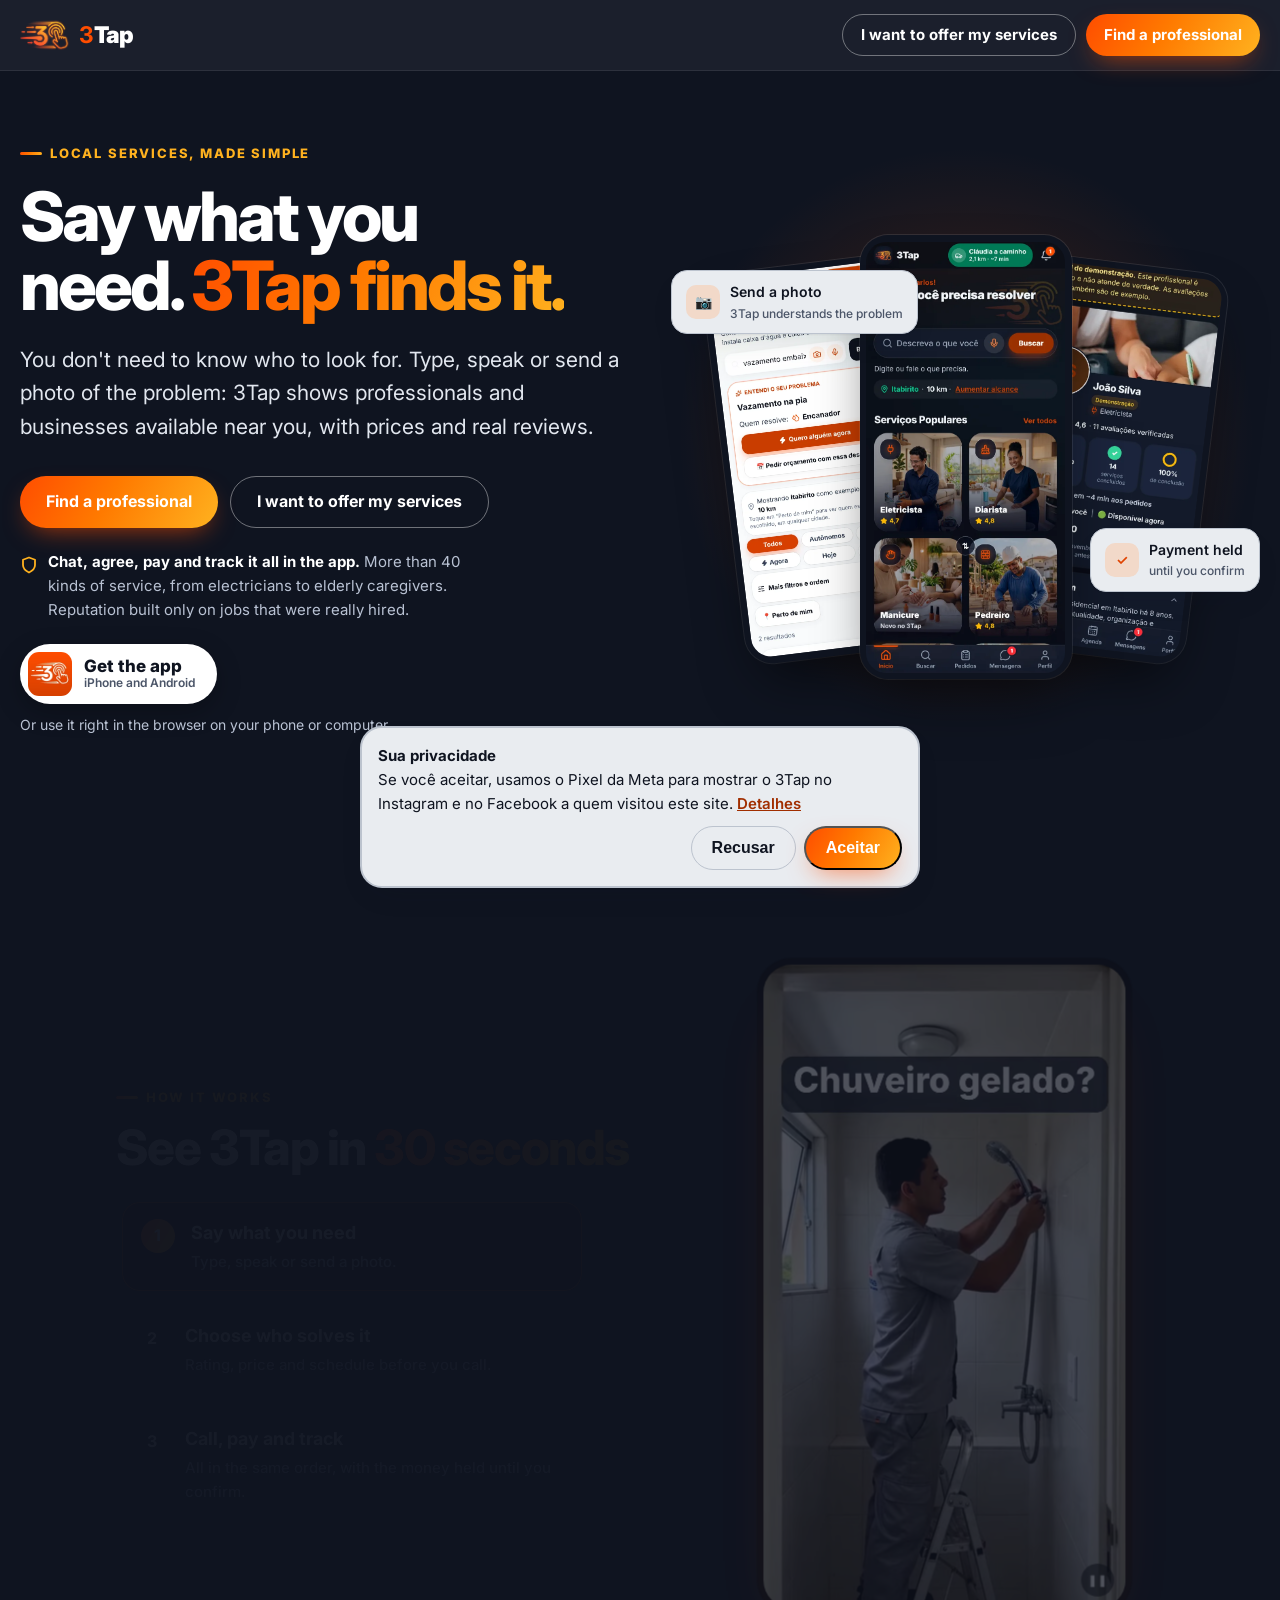
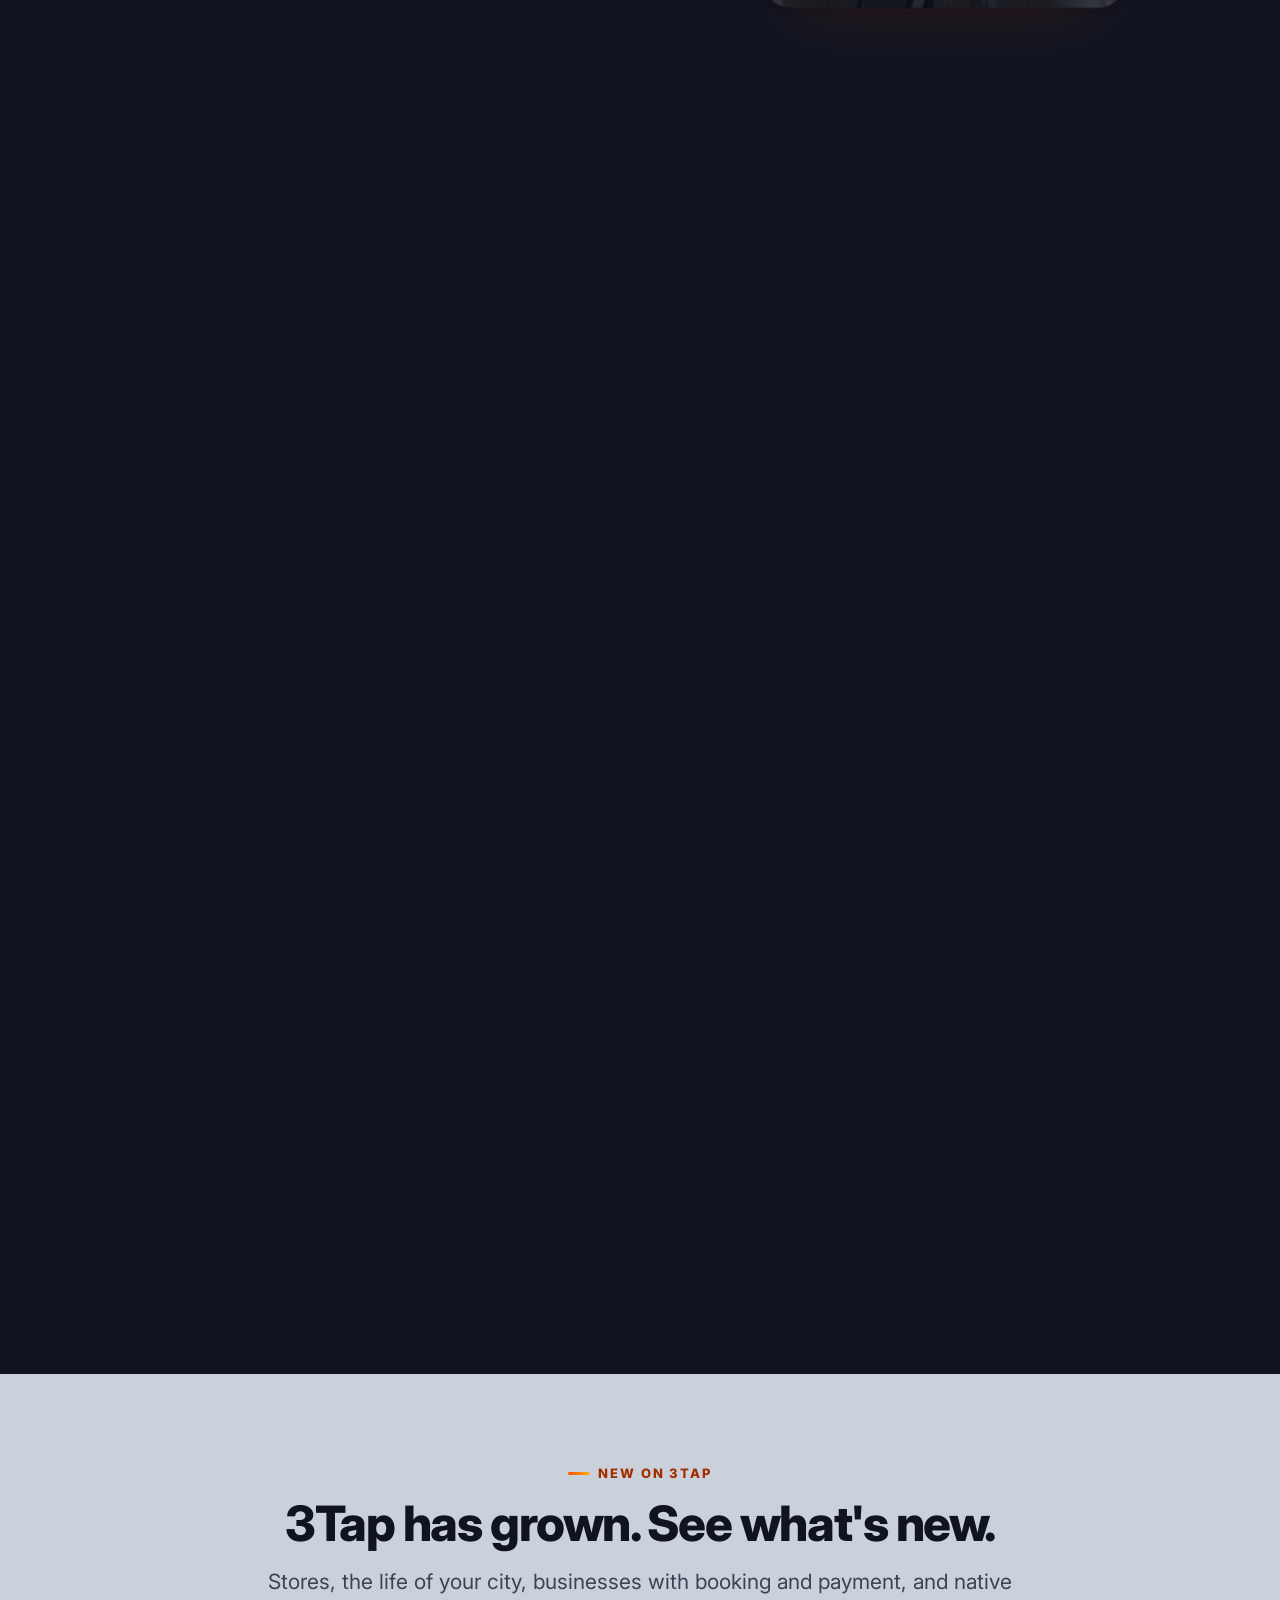
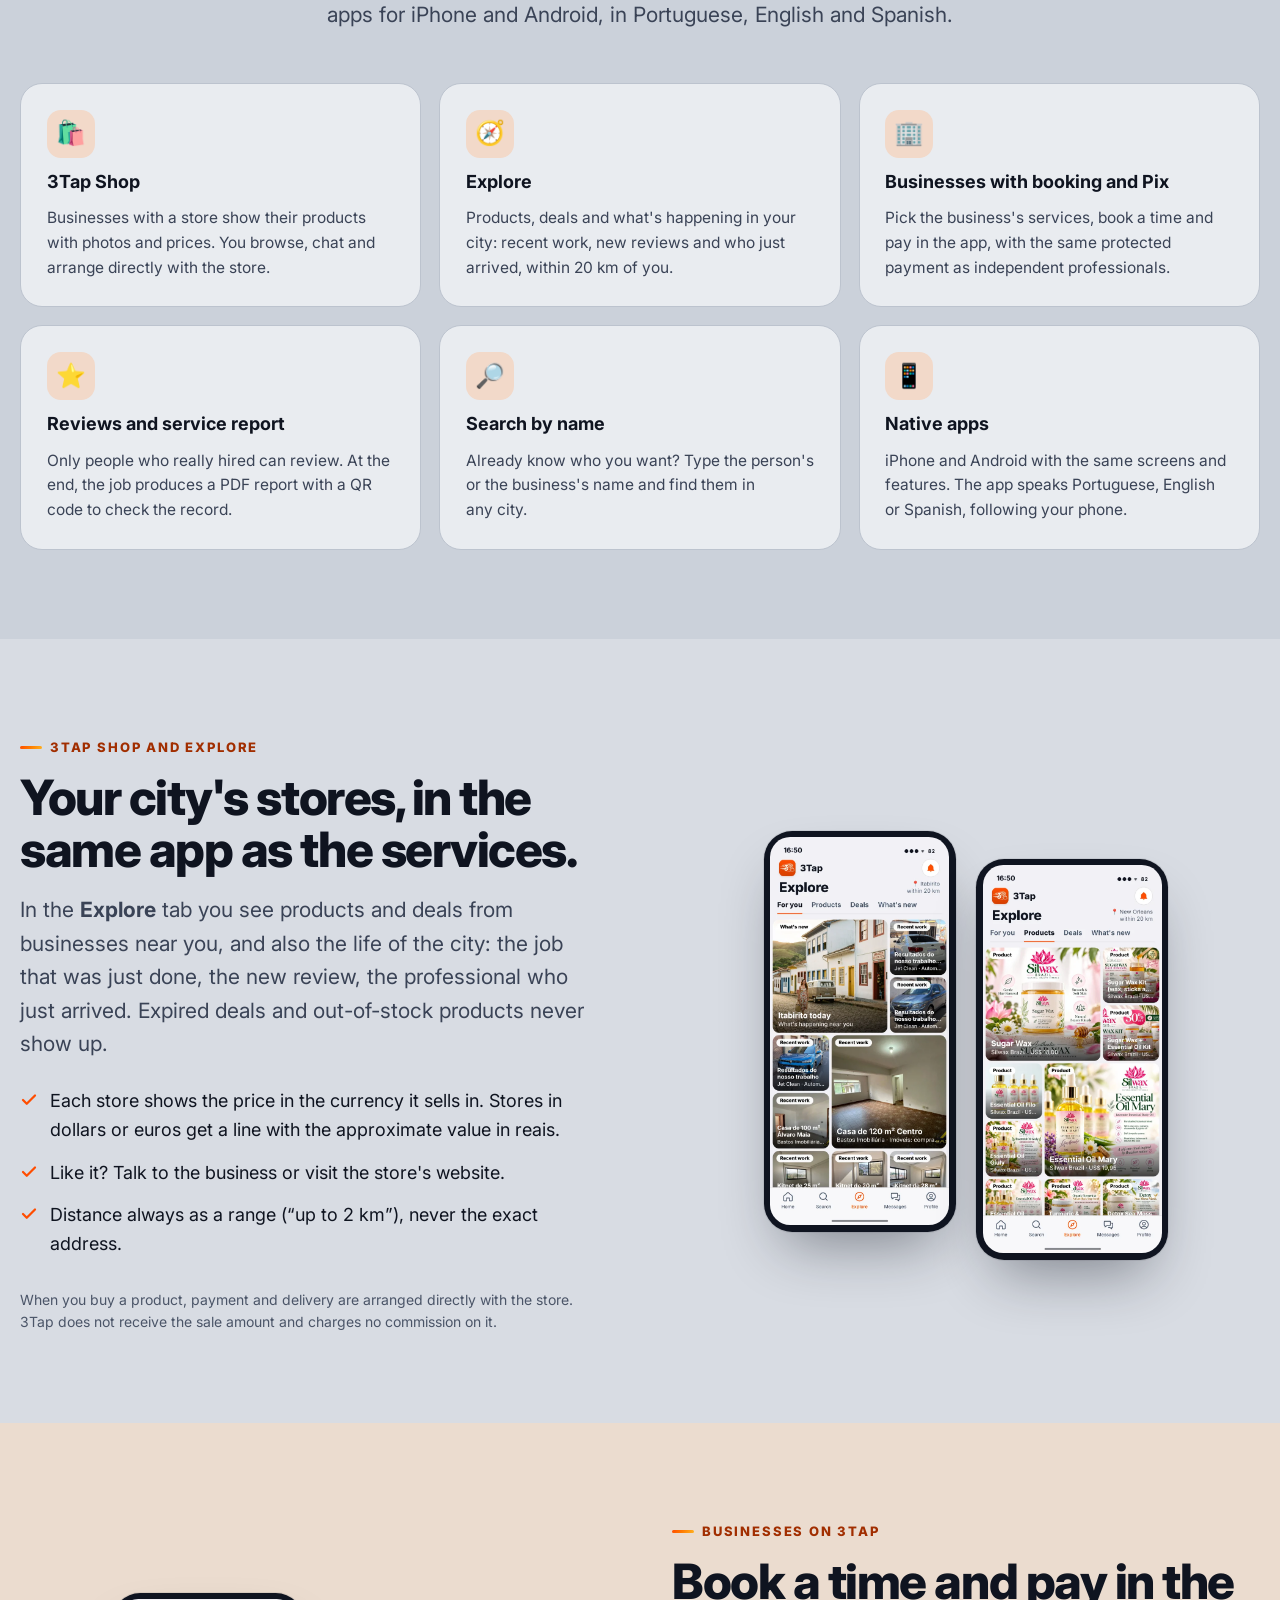
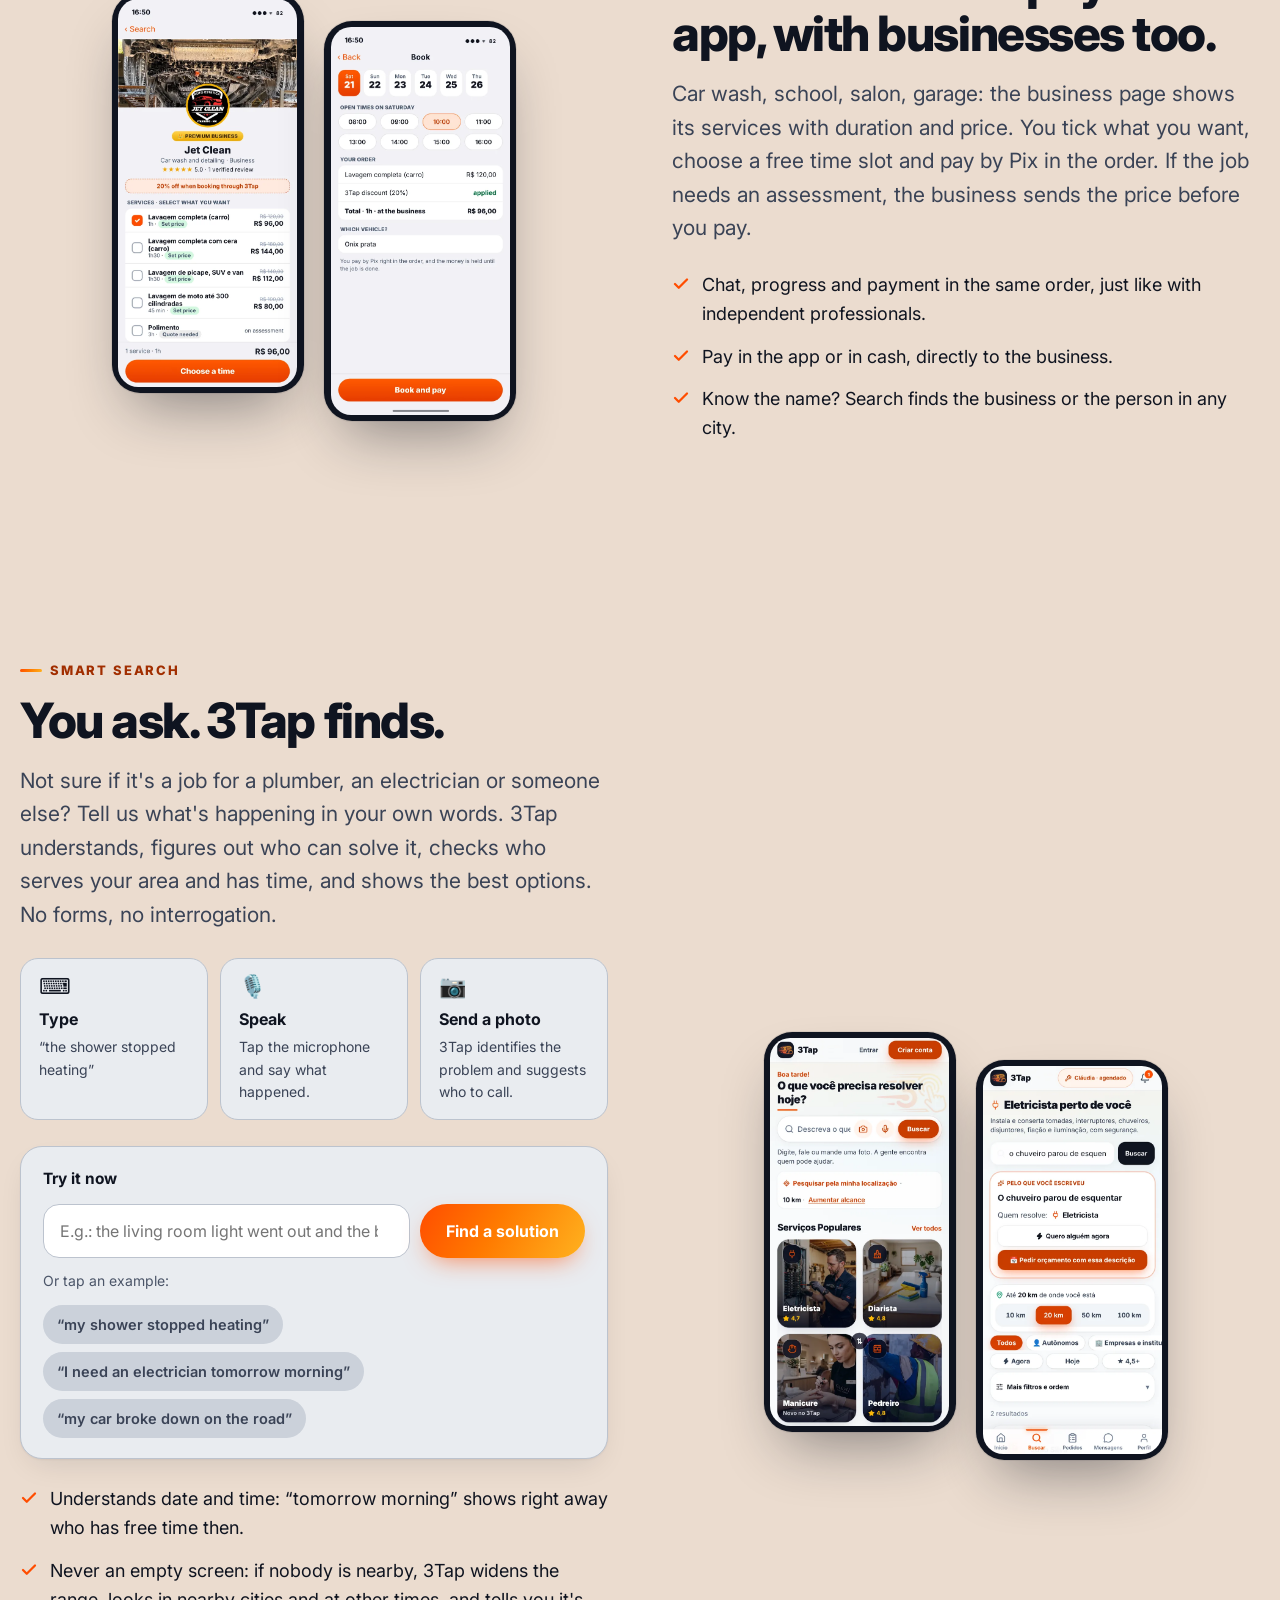
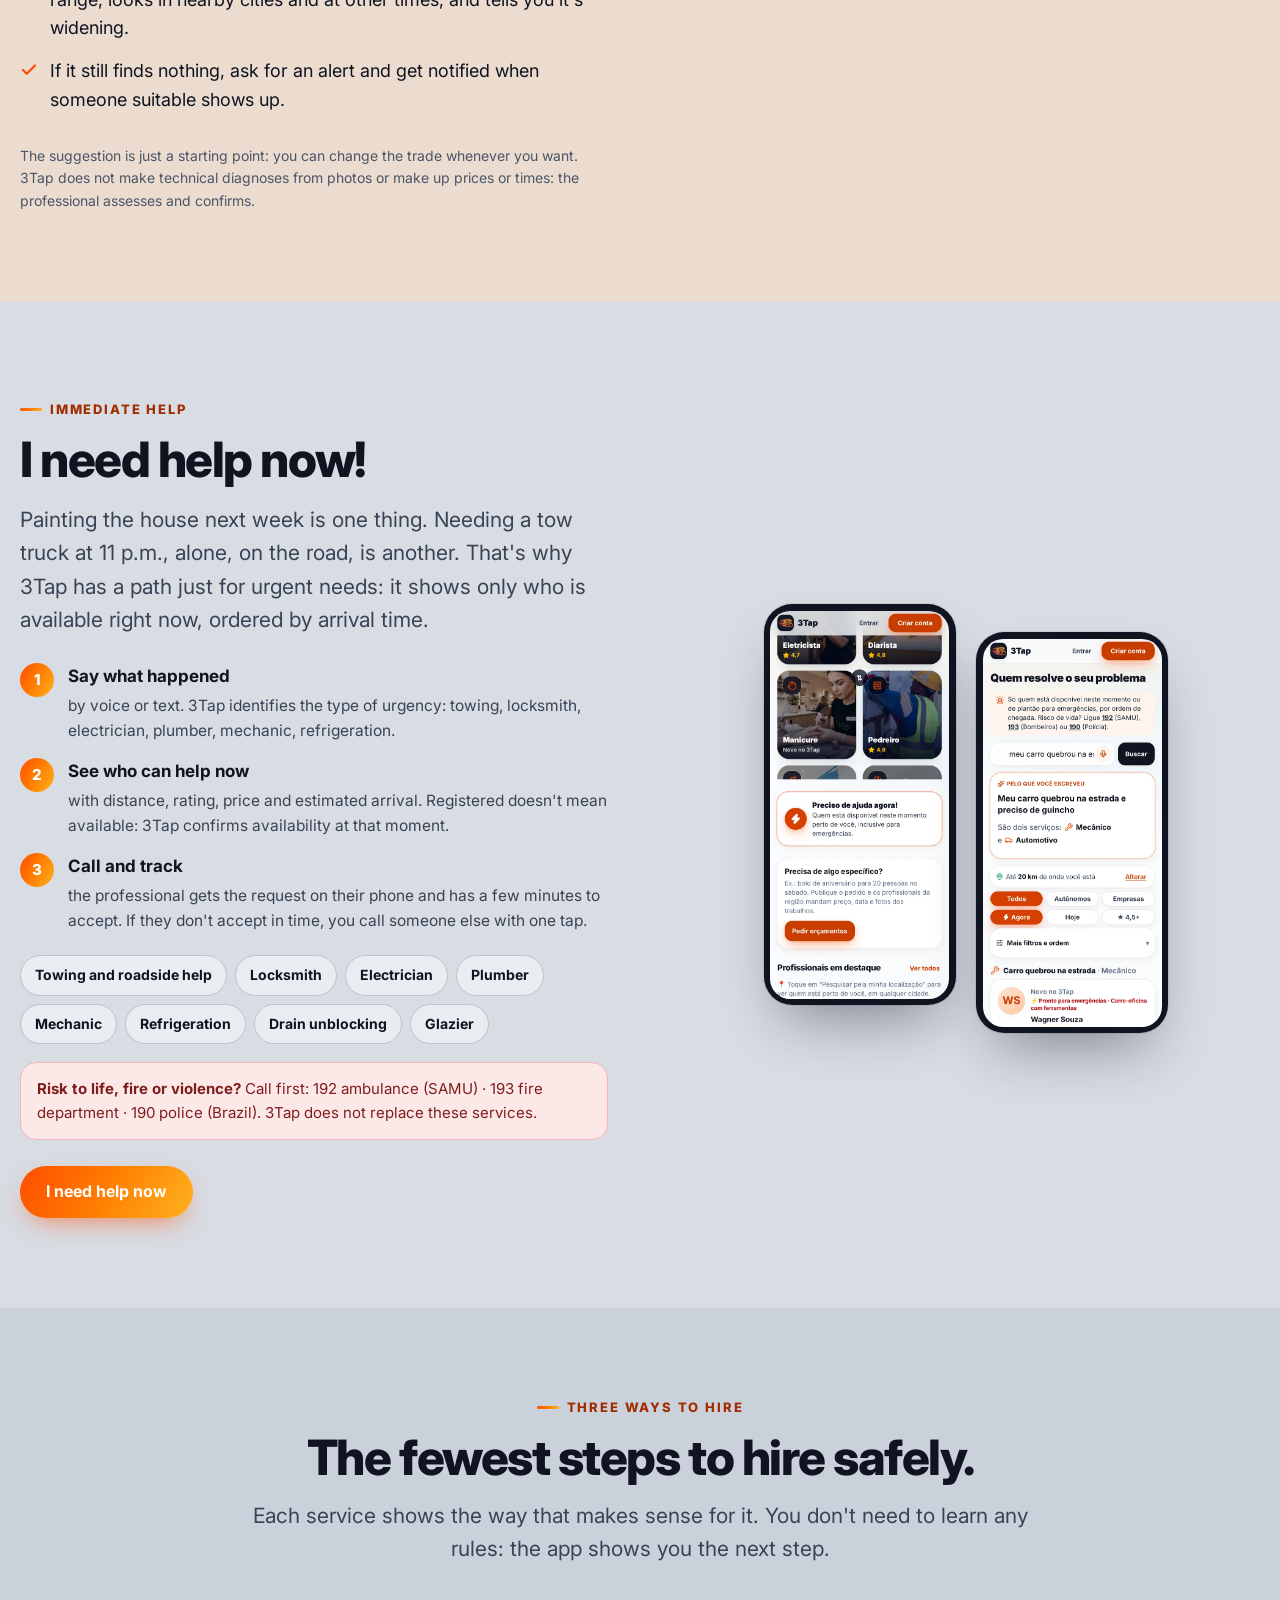
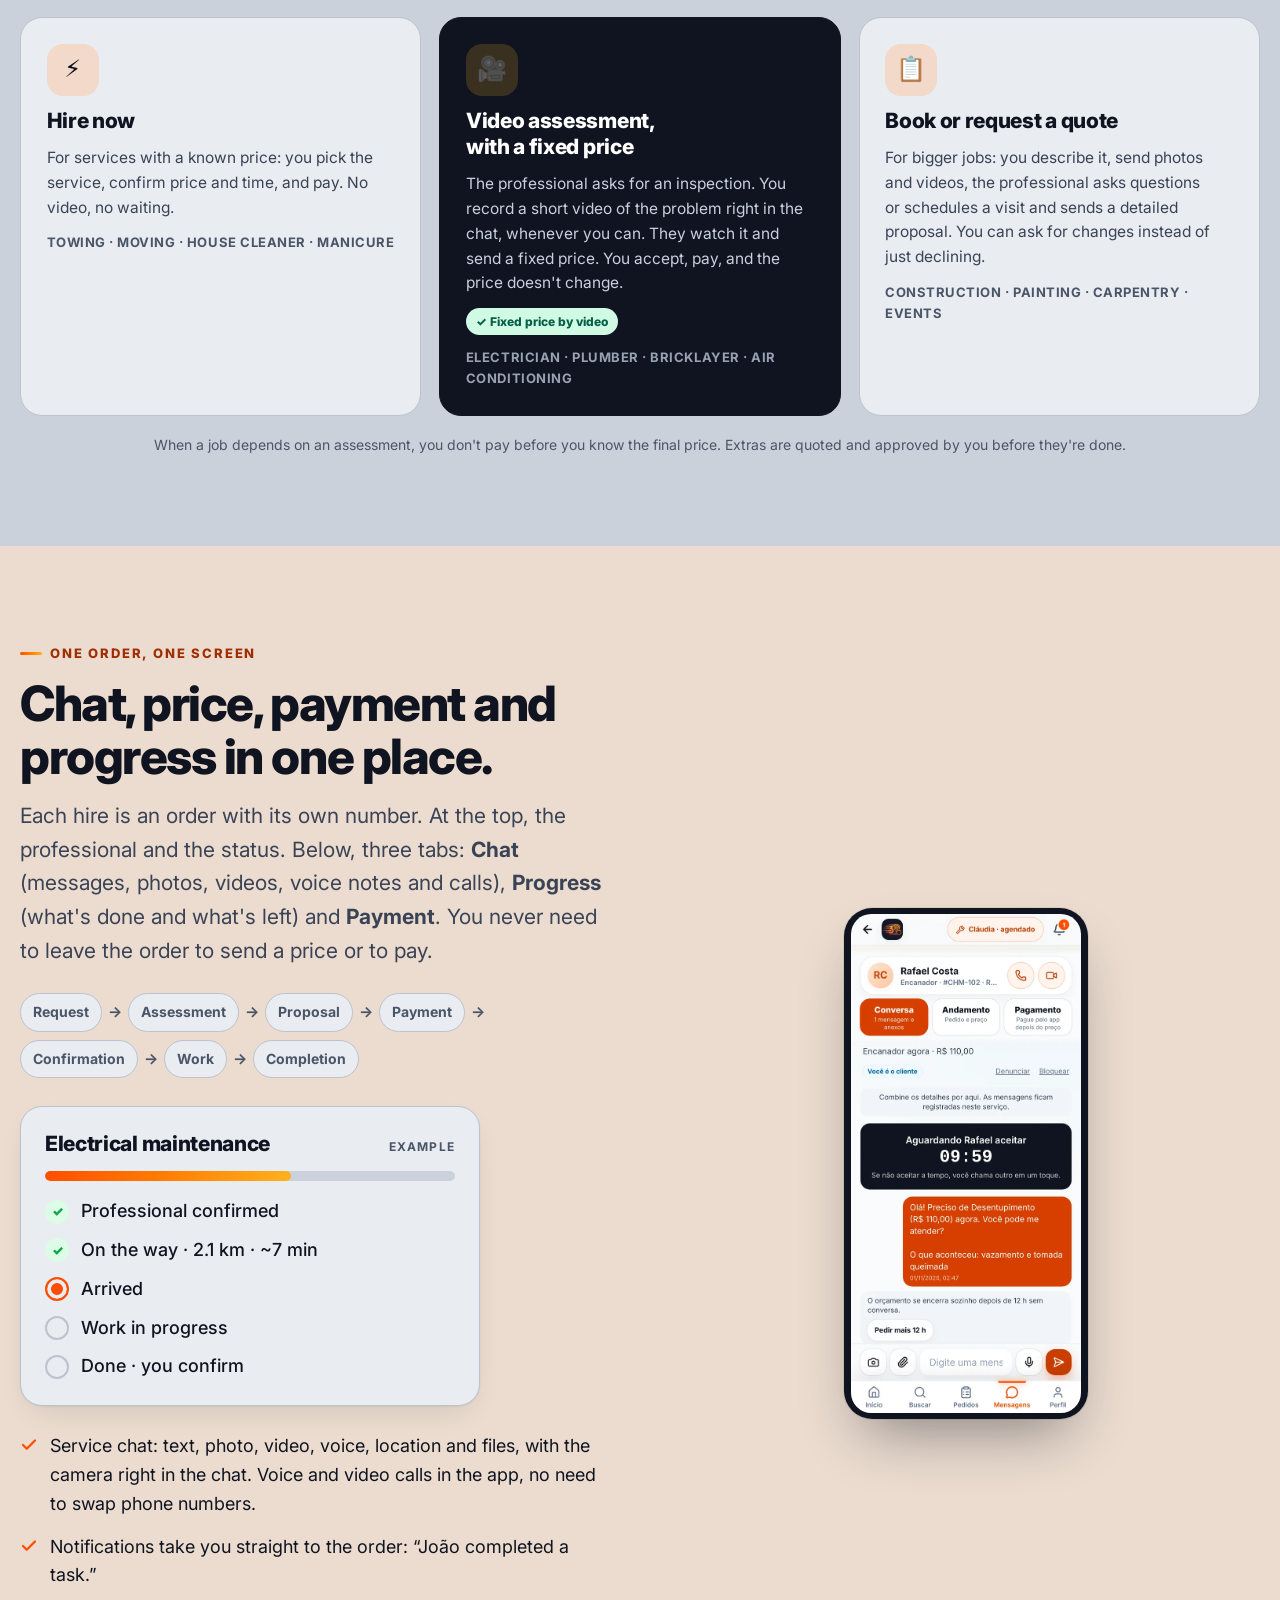
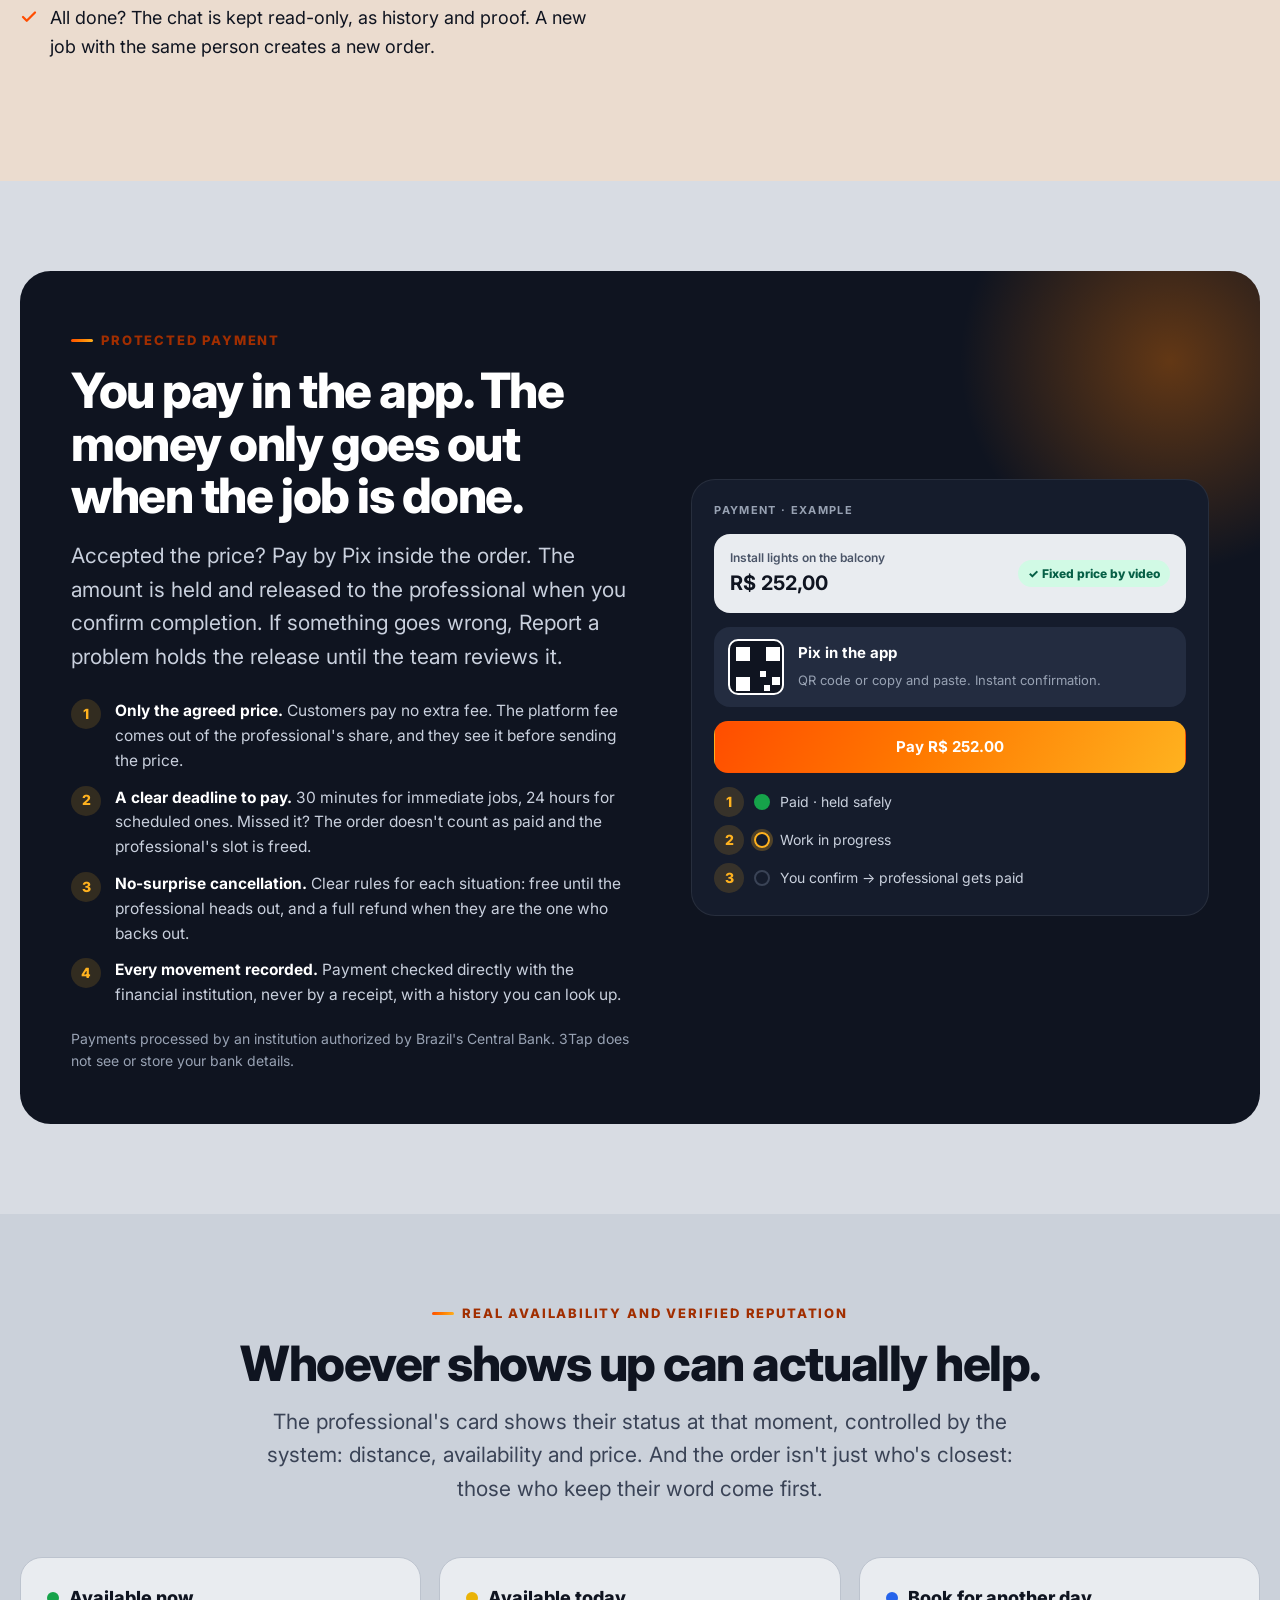
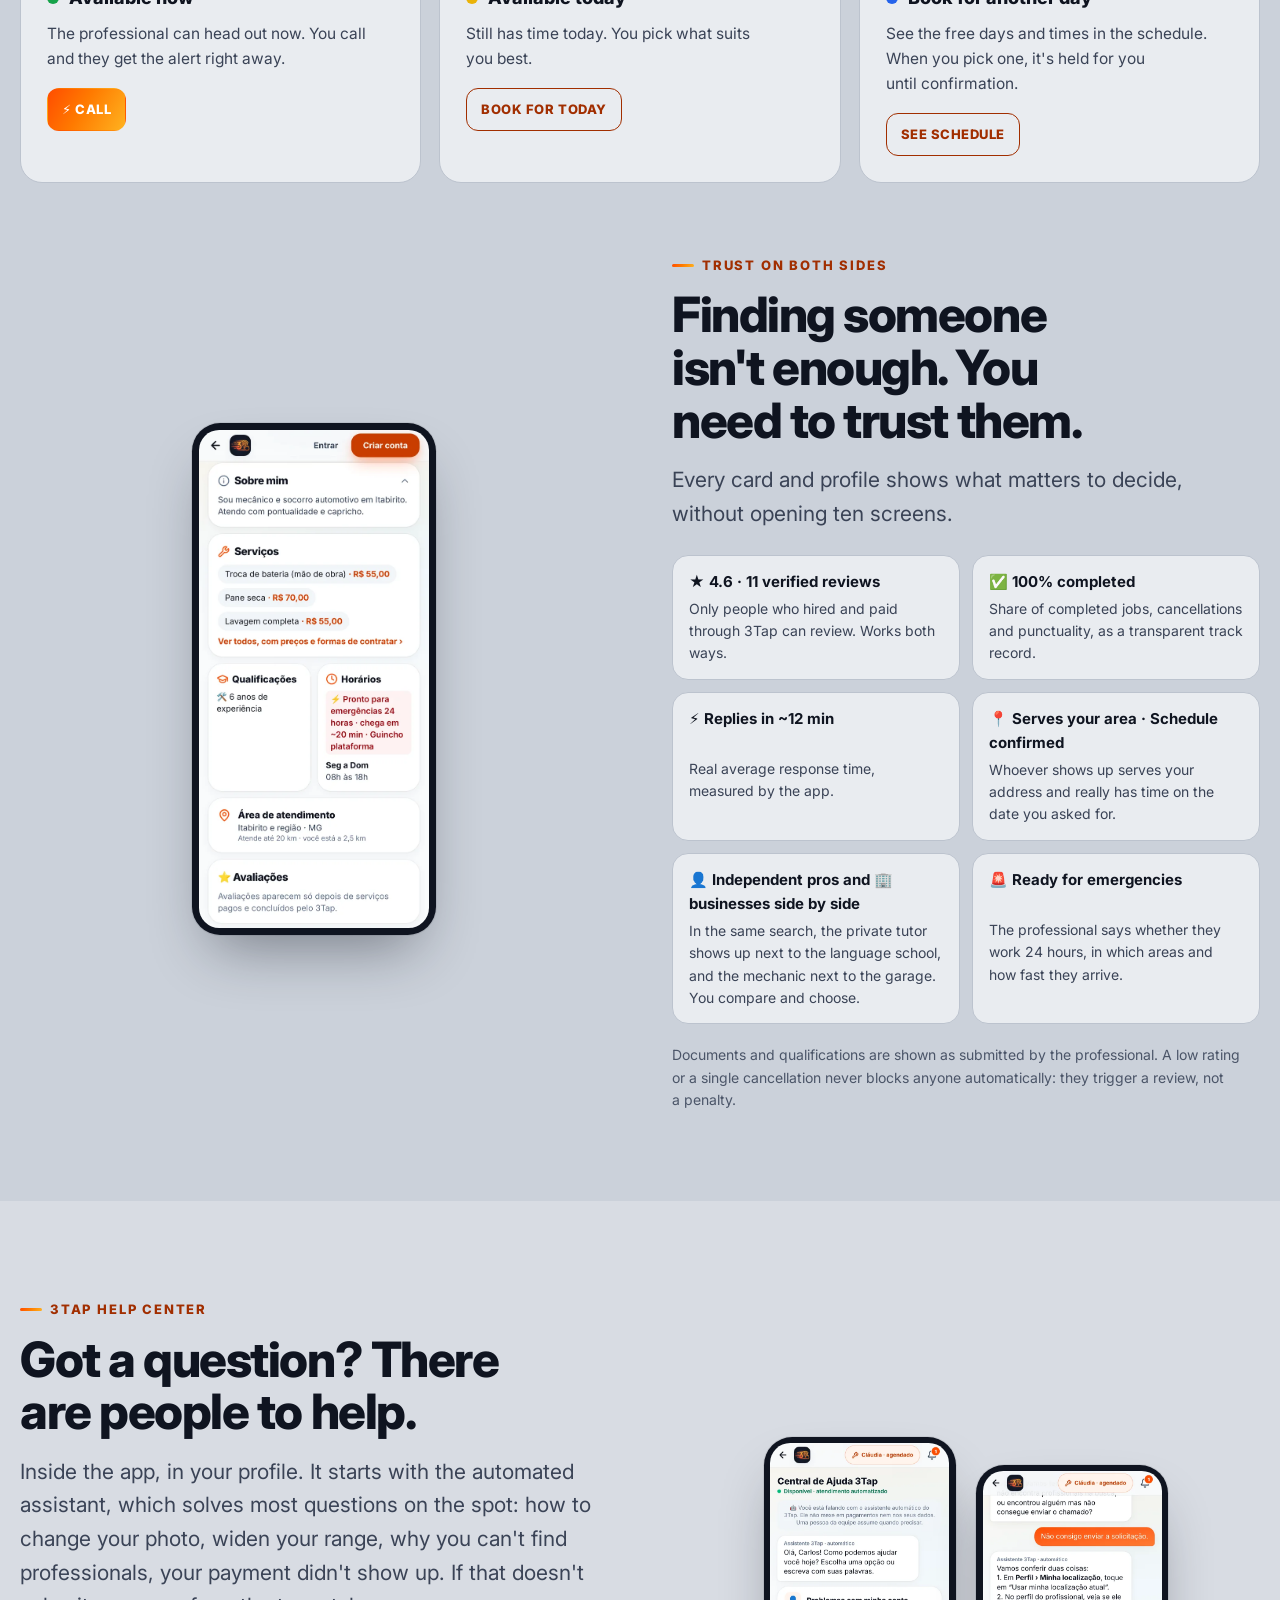
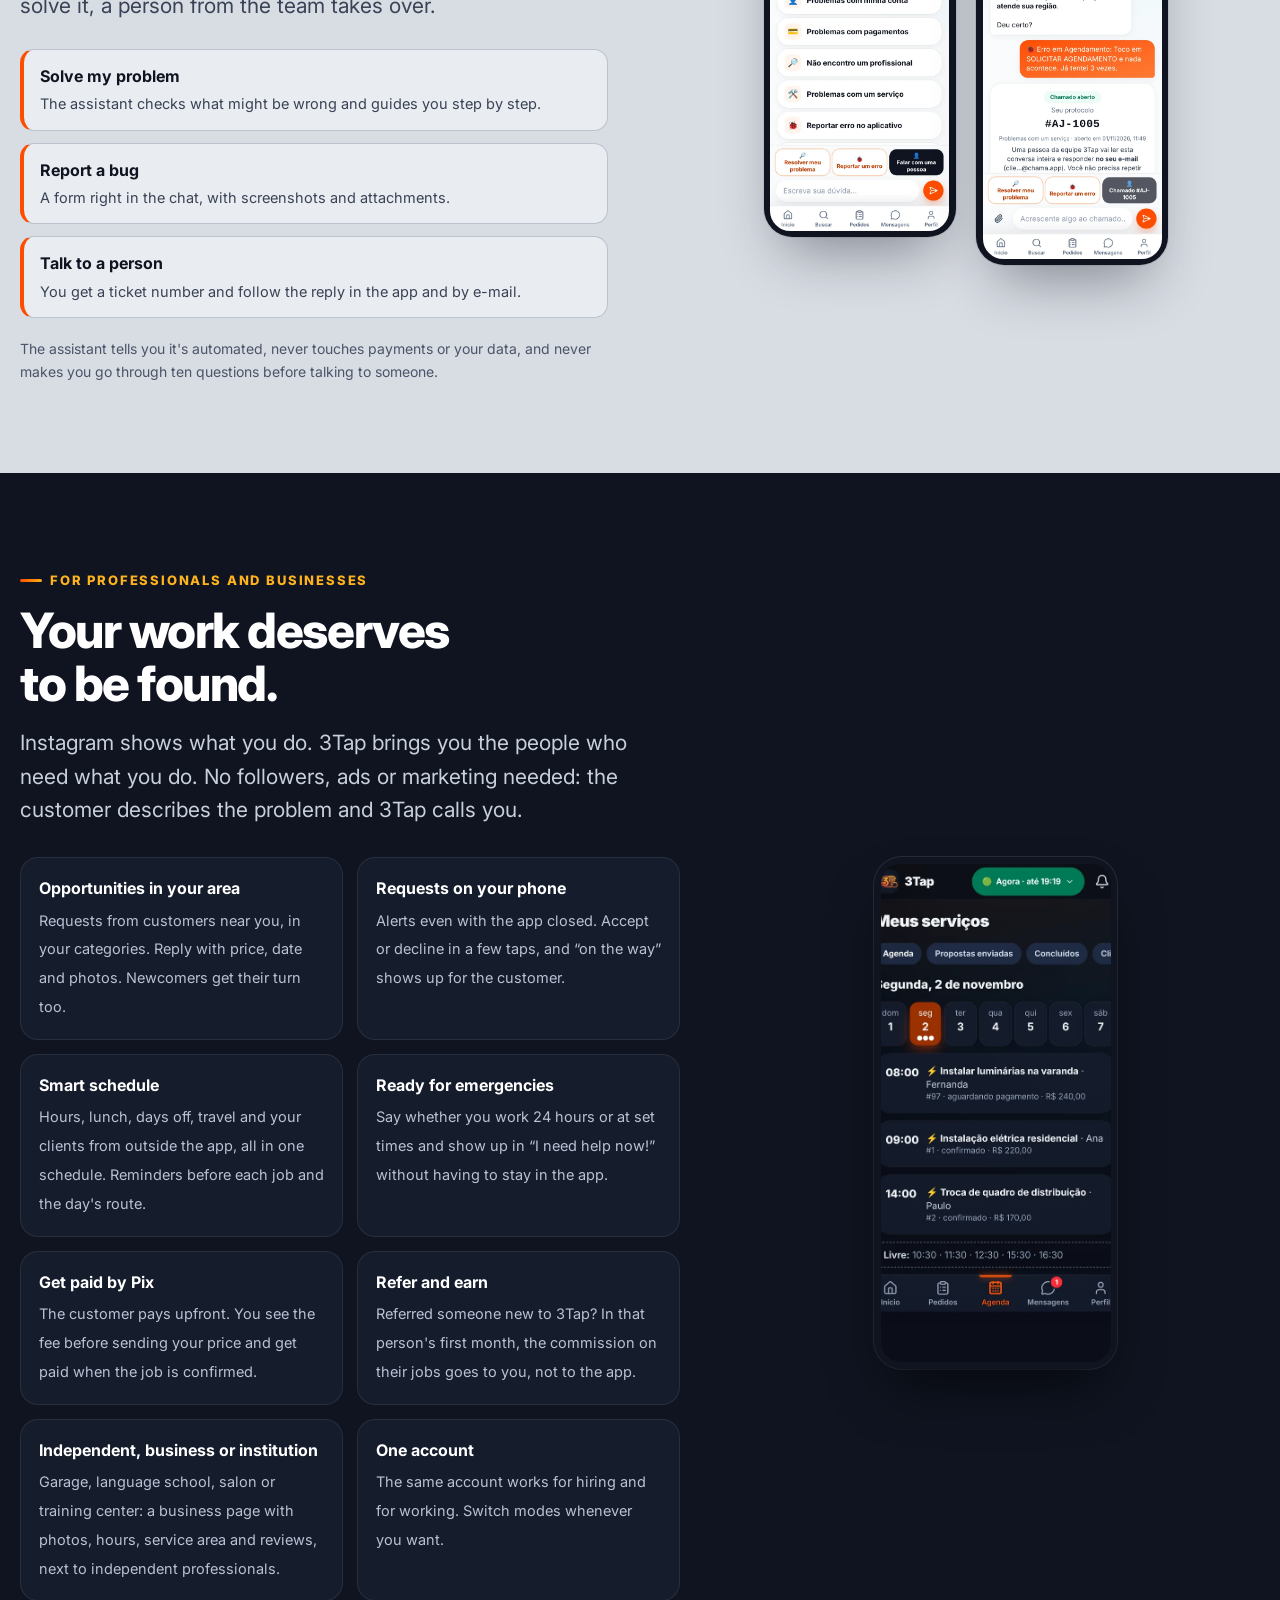
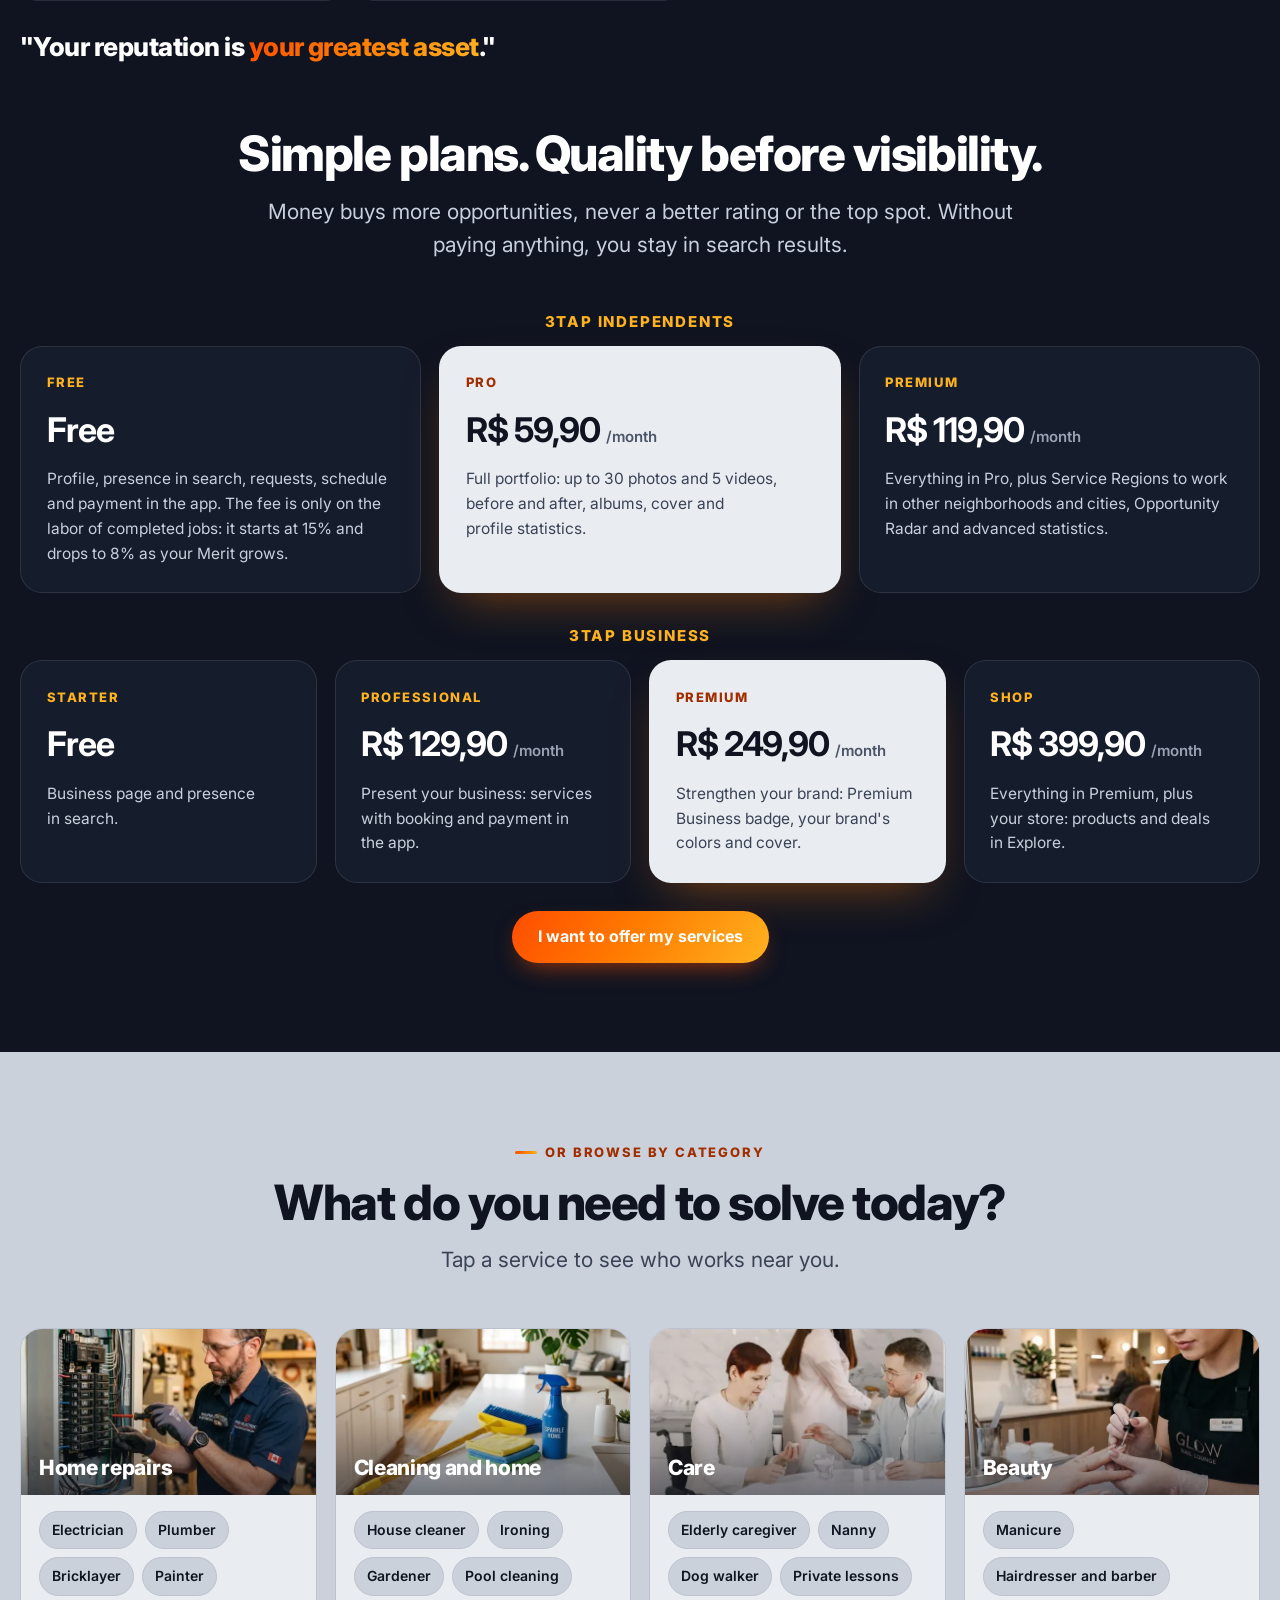
<file: index.html>
<!doctype html>
<html lang="pt-BR">
<head>
<meta charset="utf-8">
<script>(function(){try{if(/bot|crawl|spider|slurp|lighthouse|preview/i.test(navigator.userAgent))return;if(/[?&]lang=/.test(location.search))return;var l=((navigator.languages&&navigator.languages[0])||navigator.language||'pt').toLowerCase();var w=l.indexOf('pt')===0?'':(l.indexOf('es')===0?'es/':'en/');if(w!=='')location.replace('/'+w+location.hash);}catch(e){}})();</script>
<link rel="alternate" hreflang="pt-BR" href="https://3tapbrasil.com/">
<link rel="alternate" hreflang="en" href="https://3tapbrasil.com/en/">
<link rel="alternate" hreflang="es" href="https://3tapbrasil.com/es/">
<link rel="alternate" hreflang="x-default" href="https://3tapbrasil.com/en/">
<meta name="viewport" content="width=device-width, initial-scale=1, viewport-fit=cover">
<title>3Tap · Diga o que precisa. O 3Tap encontra quem resolve.</title>
<meta name="description" content="Digite, fale ou mande uma foto do problema. O 3Tap encontra profissionais e empresas disponíveis perto de você, com preço, avaliações verificadas e pagamento protegido por Pix. 3Tap: clicou, chegou.">
<meta name="theme-color" content="#0F1420">
<link rel="canonical" href="https://3tapbrasil.com/">
<meta property="og:title" content="3Tap · Diga o que precisa. O 3Tap encontra quem resolve.">
<meta property="og:description" content="Profissionais e empresas disponíveis perto de você. Conversa, preço, pagamento protegido e acompanhamento num pedido só.">
<meta property="og:type" content="website">
<meta property="og:url" content="https://3tapbrasil.com/">
<meta property="og:image" content="https://3tapbrasil.com/marca/compartilhar.jpg">
<meta property="og:image:width" content="1200">
<meta property="og:image:height" content="630">
<meta name="twitter:card" content="summary_large_image">
<link rel="icon" type="image/png" sizes="32x32" href="marca/icone-32.png">
<link rel="icon" type="image/png" sizes="48x48" href="marca/icone-48.png">
<link rel="apple-touch-icon" sizes="180x180" href="marca/icone-180.png">
<link rel="preconnect" href="https://fonts.googleapis.com">
<link rel="preconnect" href="https://fonts.gstatic.com" crossorigin>
<link href="https://fonts.googleapis.com/css2?family=Inter:wght@400;500;600;700;800;900&display=swap" rel="stylesheet">
<link rel="stylesheet" href="estilo.css">
</head>
<body>

<header class="top">
  <div class="wrap nav">
    <a class="brand" href="#" aria-label="3Tap, início"><img src="marca/emblema.png" alt="" width="40" height="30"><span><b>3</b>Tap</span></a>
    <nav class="nav-links" aria-label="Seções">
      <a href="#diga">Diga o que precisa</a>
      <a href="#novidades">Novidades</a>
      <a href="#agora">Ajuda agora</a>
      <a href="#contratar">Como contratar</a>
      <a href="#pagamento">Pagamento</a>
      <a href="#profissionais">Para profissionais</a>
      <a href="#duvidas">Dúvidas</a>
    </nav>
    <div class="nav-ctas">
      <a class="btn btn-line btn-sm" href="https://app.3tapbrasil.com/cadastro?tipo=prestador" data-cta="oferecer">Quero oferecer meus serviços</a>
      <a class="btn btn-primary btn-sm" href="https://app.3tapbrasil.com/buscar" data-cta="encontrar">Encontrar um profissional</a>
    </div>
  </div>
</header>

<main>

<!-- 1. Primeira tela -->
<section class="hero hero-dark">
  <div class="wrap hero-grid">
    <div>
      <span class="eyebrow">Serviços locais, sem complicação</span>
      <h1>Diga o que precisa. <span class="grad-text">O 3Tap encontra.</span></h1>
      <p class="lead">Você não precisa saber quem procurar. Digite, fale ou mande uma foto do problema: o 3Tap mostra profissionais e empresas disponíveis perto de você, com preço e avaliações de verdade.</p>
      <div class="ctas">
        <a class="btn btn-primary" href="https://app.3tapbrasil.com/buscar" data-cta="encontrar">Encontrar um profissional</a>
        <a class="btn btn-line" href="https://app.3tapbrasil.com/cadastro?tipo=prestador" data-cta="oferecer">Quero oferecer meus serviços</a>
      </div>
      <p class="hero-note"><svg width="18" height="18" viewBox="0 0 24 24" fill="none" stroke="currentColor" stroke-width="2.4" stroke-linecap="round" stroke-linejoin="round" aria-hidden="true"><path d="M12 22s8-4 8-10V5l-8-3-8 3v7c0 6 8 10 8 10z"/></svg><b>Converse, combine, pague e acompanhe pelo app.</b> Mais de 40 tipos de serviço, de eletricista a cuidador de idosos. Reputação construída só com serviços contratados de verdade.</p>
      <div class="lojas" data-baixar>
        <a class="btn-app" href="baixar/" data-cta="baixar-app"><img src="img/lojas/icone-3tap.webp" alt="" width="44" height="44"><span><b>Baixe o app</b><small data-plat>iPhone e Android</small></span></a>
        <div class="lojas-pc" hidden>
          <img class="lojas-qr" src="img/lojas/qr-baixar.svg" alt="QR code para baixar o 3Tap" width="132" height="132" loading="lazy">
          <div><p><b>Aponte a câmera do celular.</b> O código abre a loja certa para o seu aparelho.</p><p class="lojas-links"><a href="https://apps.apple.com/app/apple-store/id6827356333?pt=129686360&amp;ct=site&amp;mt=8" data-cta="app-store">App Store (iPhone)</a> · <a href="android/3tap.apk" download data-cta="apk">Android (APK)</a></p></div>
        </div>
        <details class="apk-passos" hidden><summary>Como instalar no Android</summary><ol><li>Toque em <b>Baixe o app</b>. Se o navegador avisar sobre o arquivo, toque em <b>Baixar mesmo assim</b>.</li><li>Abra o arquivo <b>3tap.apk</b>, pela notificação ou na pasta Downloads.</li><li>Se aparecer “Por segurança, seu celular não pode instalar apps desta fonte”, toque em <b>Configurações</b>, ligue <b>Permitir desta fonte</b> e volte.</li><li>Toque em <b>Instalar</b> e depois em <b>Abrir</b>.</li></ol><p>Quando o 3Tap chegar à Google Play, desinstale esta versão antes de instalar pela loja. Para assinar um plano de profissional, use o site por enquanto.</p></details>
        <p class="lojas-nota">Ou use direto no navegador do celular e do computador.</p>
      </div>
    </div>
    <div class="phones" aria-label="Telas do aplicativo 3Tap">
      <figure class="phone"><img src="img/telas/foto.webp" alt="O 3Tap entendendo uma foto: limpeza de grade de ventilação de ar, quem resolve é o instalador de ar-condicionado, com faixa de preço de referência" width="585" height="1266" fetchpriority="high"></figure>
      <figure class="phone"><img src="img/telas/inicio-escuro.webp" alt="Tela inicial do 3Tap: O que você precisa resolver hoje?, busca por texto ou voz, localização e serviços populares, com o profissional a caminho no topo" width="585" height="1266" fetchpriority="high"></figure>
      <figure class="phone"><img src="img/telas/perfil-escuro.webp" alt="Perfil de um eletricista no 3Tap: nota 4,6 com 11 avaliações verificadas, 14 serviços concluídos, 100% de conclusão, responde em 4 minutos, disponível agora" width="585" height="1266"></figure>
      <div class="tag t1"><i>📷</i><div>Mande uma foto<small>o 3Tap entende o problema</small></div></div>
      <div class="tag t2"><i>✓</i><div>Pagamento guardado<small>até você confirmar</small></div></div>
    </div>
  </div>
</section>

<!-- 1b. Vídeo: como usar (aparece ao rolar e vai fechando) -->
<section class="tour" id="como-usar" aria-label="Vídeo: como usar o 3Tap">
  <div class="tour-pin">
    <div class="wrap tour-grid">
      <div class="tour-text">
        <span class="eyebrow">Como funciona</span>
        <h2>Veja o 3Tap em <span class="grad-text">30 segundos</span></h2>
        <ol class="tour-steps">
          <li data-ate="9"><b>1</b><div>Diga o que precisa<small>Digite, fale ou mande uma foto.</small></div></li>
          <li data-ate="12.4"><b>2</b><div>Escolha quem resolve<small>Nota, preço e agenda antes de chamar.</small></div></li>
          <li data-ate="99"><b>3</b><div>Chame, pague e acompanhe<small>Tudo no mesmo pedido, com o dinheiro guardado até você confirmar.</small></div></li>
        </ol>
      </div>
      <figure class="tour-video">
        <video muted playsinline loop preload="metadata" poster="video/como-usar-3tap-capa.jpg" aria-label="Demonstração: o cliente descreve o problema, o 3Tap mostra quem resolve, o cliente chama, paga pelo app e acompanha o profissional a caminho">
          <source src="video/como-usar-3tap.webm" type="video/webm">
          <source src="video/como-usar-3tap.mp4" type="video/mp4">
        </video>
        <button class="tour-play" type="button" aria-label="Pausar o vídeo">❚❚</button>
      </figure>
    </div>
  </div>
</section>

<!-- 1c. Novidades -->
<section class="band-soft" id="novidades">
  <div class="wrap">
    <div class="sec-head center">
      <span class="eyebrow">Novo no 3Tap</span>
      <h2>O 3Tap cresceu. Veja o que chegou.</h2>
      <p class="lead">Lojas, a vida da sua cidade, empresas com agenda e pagamento, e apps nativos para iPhone e Android, em português, inglês e espanhol.</p>
    </div>
    <div class="cards news">
      <a class="card" href="#shop"><span class="ic">🛍️</span><b>3Tap Shop</b><p>Empresas com loja mostram seus produtos com fotos e preço. Você vê, conversa e combina direto com a loja.</p></a>
      <a class="card" href="#shop"><span class="ic">🧭</span><b>Explorar</b><p>Produtos, ofertas e o que está acontecendo na sua cidade: trabalhos recentes, avaliações novas e quem acabou de chegar, até 20 km de você.</p></a>
      <a class="card" href="#empresas"><span class="ic">🏢</span><b>Empresas com agenda e Pix</b><p>Escolha os serviços da empresa, marque o horário e pague no app, com o mesmo pagamento protegido dos autônomos.</p></a>
      <a class="card" href="#confianca"><span class="ic">⭐</span><b>Avaliações e laudo</b><p>Só avalia quem contratou de verdade. Ao final, o serviço gera um laudo em PDF com QR code para conferir o registro.</p></a>
      <a class="card" href="#diga"><span class="ic">🔎</span><b>Busca por nome</b><p>Já sabe quem quer? Digite o nome da pessoa ou da empresa e ache em qualquer cidade.</p></a>
      <a class="card" href="baixar/"><span class="ic">📱</span><b>Apps nativos</b><p>iPhone e Android com as mesmas telas e funções. O app fala português, inglês ou espanhol, conforme o seu celular.</p></a>
    </div>
  </div>
</section>

<!-- 1d. 3Tap Shop e Explorar -->
<section id="shop">
  <div class="wrap split">
    <div>
      <span class="eyebrow">3Tap Shop e Explorar</span>
      <h2 style="margin:14px 0 16px">As lojas da cidade, no mesmo app dos serviços.</h2>
      <p class="lead">Na aba <b>Explorar</b> você vê os produtos e as ofertas das empresas perto de você, e também a vida da cidade: o trabalho que acabou de ser feito, a avaliação nova, o profissional que chegou. Nunca aparece oferta vencida nem produto sem estoque.</p>
      <ul class="points">
        <li><svg width="18" height="18" viewBox="0 0 24 24" fill="none" stroke="currentColor" stroke-width="3" stroke-linecap="round" stroke-linejoin="round" aria-hidden="true"><path d="M20 6 9 17l-5-5"/></svg>Cada loja mostra o preço na moeda em que vende. Loja em dólar ou euro ganha uma linha com o valor aproximado em reais.</li>
        <li><svg width="18" height="18" viewBox="0 0 24 24" fill="none" stroke="currentColor" stroke-width="3" stroke-linecap="round" stroke-linejoin="round" aria-hidden="true"><path d="M20 6 9 17l-5-5"/></svg>Gostou? Fale com a empresa ou vá ao site da loja.</li>
        <li><svg width="18" height="18" viewBox="0 0 24 24" fill="none" stroke="currentColor" stroke-width="3" stroke-linecap="round" stroke-linejoin="round" aria-hidden="true"><path d="M20 6 9 17l-5-5"/></svg>Distância sempre em faixa (&ldquo;até 2 km&rdquo;), nunca o endereço exato.</li>
      </ul>
      <p class="fine">Na compra de produto, pagamento e entrega são combinados direto com a loja. O 3Tap não recebe o valor da venda nem cobra comissão sobre ela.</p>
    </div>
    <div class="media pair">
      <figure class="phone"><img src="img/telas/explorar-cidade.webp" alt="Aba Explorar do 3Tap no iPhone: a vida da cidade, com avaliação nova e trabalhos recentes de empresas de Itabirito" width="585" height="1266" loading="lazy"></figure>
      <figure class="phone"><img src="img/telas/explorar-produtos.webp" alt="Aba Explorar do 3Tap no iPhone, em Produtos: vitrine da Silwax Brazil com Sugar Wax, kits e óleos essenciais" width="585" height="1266" loading="lazy"></figure>
    </div>
  </div>
</section>

<!-- 1e. Empresas: agenda e pagamento -->
<section class="band-warm" id="empresas">
  <div class="wrap split rev">
    <div>
      <span class="eyebrow">Empresas no 3Tap</span>
      <h2 style="margin:14px 0 16px">Marque o horário e pague pelo app, também com empresas.</h2>
      <p class="lead">Lava-rápido, escola, salão, oficina: a página da empresa mostra os serviços com duração e preço. Você marca o que quer, escolhe o horário livre e paga por Pix no pedido. Se o serviço depende de avaliação, a empresa manda o valor antes de você pagar.</p>
      <ul class="points">
        <li><svg width="18" height="18" viewBox="0 0 24 24" fill="none" stroke="currentColor" stroke-width="3" stroke-linecap="round" stroke-linejoin="round" aria-hidden="true"><path d="M20 6 9 17l-5-5"/></svg>Conversa, andamento e pagamento no mesmo pedido, como com os autônomos.</li>
        <li><svg width="18" height="18" viewBox="0 0 24 24" fill="none" stroke="currentColor" stroke-width="3" stroke-linecap="round" stroke-linejoin="round" aria-hidden="true"><path d="M20 6 9 17l-5-5"/></svg>Pague no app ou em dinheiro, direto com a empresa.</li>
        <li><svg width="18" height="18" viewBox="0 0 24 24" fill="none" stroke="currentColor" stroke-width="3" stroke-linecap="round" stroke-linejoin="round" aria-hidden="true"><path d="M20 6 9 17l-5-5"/></svg>Achou pelo nome? A busca encontra a empresa ou a pessoa em qualquer cidade.</li>
      </ul>
    </div>
    <div class="media pair">
      <figure class="phone"><img src="img/telas/empresa.webp" alt="Página da Jet Clean no app do 3Tap: selo Empresa Premium, 20% de desconto agendando pelo 3Tap e a lista de serviços com duração e preço para marcar" width="585" height="1266" loading="lazy"></figure>
      <figure class="phone"><img src="img/telas/agendar.webp" alt="Tela Agendar do 3Tap: dias da semana, horários com vaga, o pedido com o desconto aplicado e o botão Agendar e pagar" width="585" height="1266" loading="lazy"></figure>
    </div>
  </div>
</section>

<!-- 2. Diga o que precisa -->
<section class="band-warm" id="diga">
  <div class="wrap split">
    <div>
      <span class="eyebrow">Busca inteligente</span>
      <h2 style="margin:14px 0 16px">Você pede. O 3Tap encontra.</h2>
      <p class="lead">Não sabe se é caso de encanador, eletricista ou outro especialista? Conte o que está acontecendo do seu jeito. O 3Tap entende, descobre quem resolve, confere quem atende a sua região e tem horário, e mostra as melhores opções. Sem formulário, sem interrogatório.</p>
      <div class="modes" aria-label="Três formas de pesquisar">
        <div><i>⌨️</i><b>Digite</b><span>&ldquo;o chuveiro parou de esquentar&rdquo;</span></div>
        <div><i>🎙️</i><b>Fale</b><span>Toque no microfone e conte o que aconteceu.</span></div>
        <div><i>📷</i><b>Mande uma foto</b><span>O 3Tap identifica o problema e sugere quem chamar.</span></div>
      </div>
      <form class="ask ask-form" action="https://app.3tapbrasil.com/buscar" method="get" role="search" data-cta="busca">
        <label for="q">Experimente agora</label>
        <div class="row"><input id="q" name="q" type="search" placeholder="Ex.: a luz da sala caiu e o disjuntor desarma" autocomplete="off" enterkeyhint="search"><button class="btn btn-primary" type="submit">Encontrar uma solução</button></div>
        <p class="ex-t">Ou toque num exemplo:</p>
        <div class="ex"><a href="https://app.3tapbrasil.com/buscar?q=meu+chuveiro+parou+de+esquentar" data-cta="exemplo">&ldquo;meu chuveiro parou de esquentar&rdquo;</a><a href="https://app.3tapbrasil.com/buscar?q=preciso+de+um+eletricista+amanh%C3%A3+de+manh%C3%A3" data-cta="exemplo">&ldquo;preciso de um eletricista amanhã de manhã&rdquo;</a><a href="https://app.3tapbrasil.com/buscar?q=meu+carro+quebrou+na+estrada" data-cta="exemplo">&ldquo;meu carro quebrou na estrada&rdquo;</a></div>
      </form>
      <ul class="points">
        <li><svg width="18" height="18" viewBox="0 0 24 24" fill="none" stroke="currentColor" stroke-width="3" stroke-linecap="round" stroke-linejoin="round" aria-hidden="true"><path d="M20 6 9 17l-5-5"/></svg>Entende data e horário: &ldquo;amanhã de manhã&rdquo; já mostra quem tem agenda livre nesse período.</li>
        <li><svg width="18" height="18" viewBox="0 0 24 24" fill="none" stroke="currentColor" stroke-width="3" stroke-linecap="round" stroke-linejoin="round" aria-hidden="true"><path d="M20 6 9 17l-5-5"/></svg>Nunca uma tela vazia: se não houver ninguém perto, o 3Tap amplia o alcance, procura cidades vizinhas e outros horários, e avisa que está ampliando.</li>
        <li><svg width="18" height="18" viewBox="0 0 24 24" fill="none" stroke="currentColor" stroke-width="3" stroke-linecap="round" stroke-linejoin="round" aria-hidden="true"><path d="M20 6 9 17l-5-5"/></svg>Se ainda assim não encontrar, você pede um aviso e recebe uma notificação quando surgir alguém compatível.</li>
      </ul>
      <p class="fine">A indicação é uma sugestão para começar: você pode trocar a profissão quando quiser. O 3Tap não faz diagnóstico técnico pela foto nem inventa preço ou horário: quem avalia e confirma é o profissional.</p>
    </div>
    <div class="pair" aria-label="Telas da busca inteligente">
      <figure class="phone"><img src="img/telas/inicio-foto.webp" alt="Tela inicial do 3Tap com a busca por texto, câmera e microfone: Digite, fale ou mande uma foto" width="585" height="1266" loading="lazy"></figure>
      <figure class="phone"><img src="img/telas/entendi.webp" alt="O 3Tap entendendo 'o chuveiro parou de esquentar': quem resolve é o eletricista, com os botões Quero alguém agora e Pedir orçamento com essa descrição" width="585" height="1266" loading="lazy"></figure>
    </div>
  </div>
</section>

<!-- 3. Preciso de ajuda agora -->
<section id="agora">
  <div class="wrap split rev">
    <div>
      <span class="eyebrow">Atendimento imediato</span>
      <h2 style="margin:14px 0 16px">Preciso de ajuda agora!</h2>
      <p class="lead">Pintar a casa na semana que vem é uma coisa. Precisar de um guincho às 23h, sozinho, na estrada, é outra. Por isso o 3Tap tem um caminho só para urgências: ele mostra apenas quem está disponível neste momento, por ordem de chegada.</p>
      <ol class="how">
        <li><b>Conte o que aconteceu</b><span>por voz ou texto. O 3Tap identifica o tipo de urgência: guincho, chaveiro, eletricista, encanador, mecânico, refrigeração.</span></li>
        <li><b>Veja quem pode atender agora</b><span>com distância, nota, preço e previsão de chegada. Profissional cadastrado não é profissional disponível: o 3Tap confirma a disponibilidade naquele momento.</span></li>
        <li><b>Chame e acompanhe</b><span>o profissional recebe o chamado no celular e tem poucos minutos para aceitar. Se não aceitar a tempo, você chama outro com um toque.</span></li>
      </ol>
      <div class="urgent-chips" aria-label="Urgências mais comuns"><span>Guincho e socorro</span><span>Chaveiro</span><span>Eletricista</span><span>Encanador</span><span>Mecânico</span><span>Refrigeração</span><span>Desentupidor</span><span>Vidraceiro</span></div>
      <p class="safety"><b>Risco de vida, incêndio ou violência?</b> Ligue antes de tudo: 192 SAMU · 193 Bombeiros · 190 Polícia. O 3Tap não substitui esses serviços.</p>
      <div class="ctas"><a class="btn btn-primary" href="https://app.3tapbrasil.com/agora" data-cta="agora">Preciso de ajuda agora</a></div>
    </div>
    <div class="pair" aria-label="Telas do Preciso de ajuda agora">
      <figure class="phone"><img src="img/telas/ajuda-agora.webp" alt="Tela Precisa de ajuda agora? do 3Tap: fale ou escreva o que aconteceu, botão Encontrar ajuda agora e atalhos para guincho, chaveiro, eletricista, encanador, mecânico e refrigeração" width="585" height="1266" loading="lazy"></figure>
      <figure class="phone"><img src="img/telas/plantao.webp" alt="Resultado para 'meu carro quebrou na estrada': dois serviços, mecânico e automotivo, e um profissional pronto para emergências" width="585" height="1266" loading="lazy"></figure>
    </div>
  </div>
</section>

<!-- 4. Três formas de contratar -->
<section class="band-soft" id="contratar">
  <div class="wrap">
    <div class="sec-head center">
      <span class="eyebrow">Três formas de contratar</span>
      <h2>O mínimo de etapas para contratar com segurança.</h2>
      <p class="lead">Cada serviço mostra a forma que faz sentido para ele. Você não precisa entender regra nenhuma: o app mostra o próximo passo.</p>
    </div>
    <div class="ways3">
      <article class="way">
        <div class="ic">⚡</div>
        <h3>Contratar agora</h3>
        <p>Para serviços com preço conhecido: você escolhe o serviço, confirma preço e horário e paga. Sem vídeo, sem espera.</p>
        <span class="ex">Guincho · frete · diarista · manicure</span>
      </article>
      <article class="way featured">
        <div class="ic">🎥</div>
        <h3>Avaliar por vídeo, com preço fechado</h3>
        <p>O profissional pede uma vistoria. Você grava um vídeo curto do problema na própria conversa, quando puder. Ele assiste e manda o preço fechado. Você aceita, paga, e o preço não muda.</p>
        <span class="seal">✓ Preço fechado por vídeo</span>
        <span class="ex">Eletricista · encanador · pedreiro · ar-condicionado</span>
      </article>
      <article class="way">
        <div class="ic">📋</div>
        <h3>Agendar ou pedir orçamento</h3>
        <p>Para trabalhos maiores: você descreve, manda fotos e vídeos, o profissional pergunta ou agenda uma visita e envia a proposta detalhada. Pode pedir ajuste em vez de só recusar.</p>
        <span class="ex">Obras · pintura · marcenaria · eventos</span>
      </article>
    </div>
    <p class="fine" style="text-align:center">Quando o serviço depende de avaliação, você não paga antes de saber o preço final. Adicionais são orçados e aprovados por você antes de serem feitos.</p>
  </div>
</section>

<!-- 5. Pedido único -->
<section class="band-warm" id="pedido">
  <div class="wrap split">
    <div>
      <span class="eyebrow">Um pedido, uma tela</span>
      <h2 style="margin:14px 0 16px">Conversa, preço, pagamento e andamento num lugar só.</h2>
      <p class="lead">Cada contratação é um pedido com número próprio. No topo, o profissional e o status. Abaixo, três abas: <b>Conversa</b> (mensagens, fotos, vídeos, áudios e chamadas), <b>Andamento</b> (o que foi feito e o que falta) e <b>Pagamento</b>. Você nunca precisa sair do pedido para mandar um valor ou pagar.</p>
      <div class="flow" aria-label="Etapas da contratação"><span>Pedido</span>→<span>Avaliação</span>→<span>Proposta</span>→<span>Pagamento</span>→<span>Confirmação</span>→<span>Execução</span>→<span>Conclusão</span></div>
      <div class="track" style="margin-top:28px">
        <header><h3>Manutenção elétrica</h3><span>Exemplo</span></header>
        <div class="bar"><i style="width:60%"></i></div>
        <ul>
          <li><span class="chk ok">✓</span>Profissional confirmado</li>
          <li><span class="chk ok">✓</span>A caminho · 2,1 km · ~7 min</li>
          <li><span class="chk now"></span>Chegou ao local</li>
          <li><span class="chk no"></span>Serviço em execução</li>
          <li><span class="chk no"></span>Concluído · você confirma</li>
        </ul>
      </div>
      <ul class="points">
        <li><svg width="18" height="18" viewBox="0 0 24 24" fill="none" stroke="currentColor" stroke-width="3" stroke-linecap="round" stroke-linejoin="round" aria-hidden="true"><path d="M20 6 9 17l-5-5"/></svg>Chat de serviço: texto, foto, vídeo, áudio, localização e arquivos, com a câmera direto na conversa. Ligação de voz e vídeo pelo app, sem trocar telefone.</li>
        <li><svg width="18" height="18" viewBox="0 0 24 24" fill="none" stroke="currentColor" stroke-width="3" stroke-linecap="round" stroke-linejoin="round" aria-hidden="true"><path d="M20 6 9 17l-5-5"/></svg>As notificações levam direto ao pedido: &ldquo;João concluiu uma atividade.&rdquo;</li>
        <li><svg width="18" height="18" viewBox="0 0 24 24" fill="none" stroke="currentColor" stroke-width="3" stroke-linecap="round" stroke-linejoin="round" aria-hidden="true"><path d="M20 6 9 17l-5-5"/></svg>Terminou tudo? O chat fica guardado só para leitura, como histórico e comprovante. Um serviço novo com a mesma pessoa gera um pedido novo.</li>
      </ul>
    </div>
    <div class="media"><figure class="phone"><img src="img/telas/conversa.webp" alt="Conversa de um pedido no 3Tap: encanador, abas Conversa, Andamento e Pagamento, contagem de tempo para o profissional aceitar e a barra com câmera, anexo, texto e áudio" width="585" height="1266" loading="lazy"></figure></div>
  </div>
</section>

<!-- 6. Pagamento -->
<section id="pagamento">
  <div class="wrap">
    <div class="video">
      <div>
        <span class="eyebrow">Pagamento protegido</span>
        <h2 style="margin:14px 0 16px">Você paga pelo app. O dinheiro só vai quando o serviço está feito.</h2>
        <p class="lead">Aceitou o preço? Pague por Pix dentro do pedido. O valor fica guardado e é liberado ao profissional quando você confirma a conclusão. Se algo der errado, Reportar problema segura a liberação até a equipe analisar.</p>
        <ol>
          <li><div><b>Só o valor combinado.</b> O cliente não paga nenhuma taxa a mais. A taxa da plataforma sai da parte do profissional, e ele vê isso antes de mandar o preço.</div></li>
          <li><div><b>Prazo claro para pagar.</b> 30 minutos na contratação imediata, 24 horas na agendada. Venceu? O pedido não vale como pago e a vaga do profissional é liberada.</div></li>
          <li><div><b>Cancelamento sem surpresa.</b> Regras explícitas em cada situação: grátis até o profissional sair, e com reembolso integral quando é ele quem desiste.</div></li>
          <li><div><b>Cada movimento registrado.</b> Pagamento validado direto na instituição financeira, nunca por comprovante, com histórico que você pode consultar.</div></li>
        </ol>
        <p class="fine">Pagamentos processados por instituição autorizada pelo Banco Central. O 3Tap não vê nem guarda seus dados bancários.</p>
      </div>
      <div class="vmock pay" aria-hidden="true">
        <span class="ex">Pagamento · exemplo</span>
        <div class="price"><div><small>Instalar luminárias na varanda</small><b>R$ 252,00</b></div><span class="seal">✓ Preço fechado por vídeo</span></div>
        <div class="pix"><div class="qr"></div><div><b>Pix no app</b><small>QR Code ou copia e cola. Confirmação na hora.</small></div></div>
        <div class="vbtn fill">Pagar R$ 252,00</div>
        <ul class="steps-mini">
          <li><i class="ok"></i>Pago · guardado com segurança</li>
          <li><i class="now"></i>Serviço em execução</li>
          <li><i></i>Você confirma → profissional recebe</li>
        </ul>
      </div>
    </div>
  </div>
</section>

<!-- 7. Disponibilidade e confiança -->
<section class="band-soft" id="confianca">
  <div class="wrap">
    <div class="sec-head center">
      <span class="eyebrow">Disponibilidade real e reputação verificada</span>
      <h2>Quem aparece é quem pode atender.</h2>
      <p class="lead">O card do profissional mostra a situação dele naquele momento, controlada pelo sistema: distância, disponibilidade e preço. E a ordem não é só quem está mais perto: quem cumpre o que promete vem primeiro.</p>
    </div>
    <div class="avail">
      <div class="av"><div class="st"><i style="background:var(--green)"></i>Disponível agora</div><p>O profissional pode sair agora. Você chama e ele recebe o alerta na hora.</p><span class="b fill">⚡ CHAMAR</span></div>
      <div class="av"><div class="st"><i style="background:var(--yellow)"></i>Disponível hoje</div><p>Ainda tem horário hoje. Você escolhe o melhor para você.</p><span class="b">AGENDAR PARA HOJE</span></div>
      <div class="av"><div class="st"><i style="background:var(--blue)"></i>Agende para outro dia</div><p>Veja os dias e horários livres na agenda. Ao escolher, o horário fica reservado para você até a confirmação.</p><span class="b">VER AGENDA</span></div>
    </div>
    <div class="split" style="margin-top:clamp(48px,5vw,80px)">
      <div class="media"><figure class="phone"><img src="img/telas/perfil.webp" alt="Perfil público de um mecânico no 3Tap: sobre mim, serviços com preço, qualificações, horários com Pronto para emergências 24 horas, área de atendimento e avaliações" width="585" height="1266" loading="lazy"></figure></div>
      <div>
        <span class="eyebrow">Confiança dos dois lados</span>
        <h2 style="margin:14px 0 16px">Não basta encontrar alguém. É preciso confiar.</h2>
        <p class="lead">Cada card e cada perfil mostram o que importa para decidir, sem abrir dez telas.</p>
        <div class="trust">
          <div><b>★ 4,6 · 11 avaliações verificadas</b><span>Só quem contratou e pagou pelo 3Tap avalia. Vale para os dois lados.</span></div>
          <div><b>✅ 100% concluídos</b><span>Percentual de serviços concluídos, cancelamentos e pontualidade, como histórico transparente.</span></div>
          <div><b>⚡ Responde em ~12 min</b><span>Tempo médio de resposta real, medido pelo app.</span></div>
          <div><b>📍 Atende sua região · Agenda confirmada</b><span>Quem aparece atende o seu endereço e tem horário de verdade na data que você pediu.</span></div>
          <div><b>👤 Autônomos e 🏢 empresas lado a lado</b><span>Na mesma busca, o professor particular aparece ao lado da escola de idiomas, e o mecânico ao lado da oficina. Você compara e escolhe.</span></div>
          <div><b>🚨 Pronto para emergências</b><span>O profissional informa se atende 24 horas, em quais regiões e em quanto tempo chega.</span></div>
        </div>
        <p class="fine">Documentos e qualificações aparecem como enviados pelo próprio profissional. Nota baixa ou um cancelamento isolado nunca bloqueiam ninguém automaticamente: geram verificação, não punição.</p>
      </div>
    </div>
  </div>
</section>

<!-- 8. Central de Ajuda -->
<section id="ajuda">
  <div class="wrap split rev">
    <div>
      <span class="eyebrow">Central de Ajuda 3Tap</span>
      <h2 style="margin:14px 0 16px">Deu dúvida? Tem gente para ajudar.</h2>
      <p class="lead">Dentro do app, no seu perfil. Começa com o assistente automático, que resolve a maioria das dúvidas na hora: como mudar a foto, aumentar o alcance, por que não encontro profissionais, meu pagamento não apareceu. Se não resolver, uma pessoa da equipe assume.</p>
      <div class="help3">
        <div><b>Resolver meu problema</b><span>O assistente confere o que pode estar errado e orienta passo a passo.</span></div>
        <div><b>Reportar um erro</b><span>Formulário dentro da própria conversa, com prints e anexos.</span></div>
        <div><b>Falar com uma pessoa</b><span>Você recebe um protocolo e acompanha a resposta no app e por e-mail.</span></div>
      </div>
      <p class="fine">O assistente avisa que é automatizado, não mexe em pagamentos nem nos seus dados, e nunca obriga você a passar por dez perguntas antes de falar com alguém.</p>
    </div>
    <div class="pair" aria-label="Telas da Central de Ajuda">
      <figure class="phone"><img src="img/telas/central.webp" alt="Central de Ajuda 3Tap: opções Problemas com minha conta, Problemas com pagamentos, Não encontro um profissional, Problemas com um serviço e Reportar erro no aplicativo" width="585" height="1266" loading="lazy"></figure>
      <figure class="phone"><img src="img/telas/protocolo.webp" alt="Chamado aberto na Central de Ajuda com protocolo e aviso de que uma pessoa da equipe vai responder" width="585" height="1266" loading="lazy"></figure>
    </div>
  </div>
</section>

<!-- 9. Para profissionais -->
<section class="pro-dark" id="profissionais">
  <div class="wrap pro-grid">
    <div>
      <span class="eyebrow">Para profissionais e empresas</span>
      <h2 style="margin:14px 0 16px">Seu trabalho merece ser encontrado.</h2>
      <p class="lead">O Instagram mostra o que você faz. O 3Tap leva até você quem precisa do que você faz. Sem precisar de seguidores, anúncio ou marketing: o cliente descreve o problema e o 3Tap chama você.</p>
      <div class="mini">
        <div><b>Oportunidades na sua região</b><span>Pedidos de clientes perto de você, nas suas categorias. Responda com preço, data e fotos. Quem está começando também recebe vez.</span></div>
        <div><b>Chamados no celular</b><span>Alerta mesmo com o app fechado. Você aceita ou recusa em poucos toques, e aparece &ldquo;a caminho&rdquo; para o cliente.</span></div>
        <div><b>Agenda inteligente</b><span>Horários, almoço, folgas, deslocamento e seus clientes de fora do app, tudo numa agenda só. Lembretes antes de cada serviço e rota do dia.</span></div>
        <div><b>Pronto para emergências</b><span>Diga se atende 24 horas ou em horários específicos e apareça no &ldquo;Preciso de ajuda agora!&rdquo; sem precisar ficar no app.</span></div>
        <div><b>Receba por Pix</b><span>O cliente paga antes. Você vê a taxa antes de enviar o preço e recebe quando o serviço é confirmado.</span></div>
        <div><b>Indique e ganhe</b><span>Indicou alguém novo para o 3Tap? No primeiro mês dessa pessoa, a comissão dos serviços dela vai para você, não para o app.</span></div>
        <div><b>Autônomo, empresa ou instituição</b><span>Oficina, escola de idiomas, salão ou centro de treinamento: página comercial com fotos, horários, área de atendimento e avaliações, ao lado dos autônomos.</span></div>
        <div><b>Uma conta só</b><span>A mesma conta serve para contratar e para trabalhar. Troque de modo quando quiser.</span></div>
      </div>
      <p class="quote">"Sua reputação é <span class="grad-text">seu maior ativo</span>."</p>
    </div>
    <div class="media"><figure class="phone"><img src="img/telas/agenda-pro.webp" alt="Agenda do profissional no 3Tap: serviços do dia com horário, cliente, status e valor, e os horários livres" width="585" height="1266" loading="lazy"></figure></div>
  </div>
  <div class="wrap" style="margin-top:clamp(48px,5vw,80px)">
    <div class="sec-head center">
      <h2 style="font-size:clamp(26px,1.6vw+16px,40px)">Planos simples. Qualidade antes de destaque.</h2>
      <p class="lead">Dinheiro compra mais oportunidades, nunca uma nota melhor nem o primeiro lugar. Sem pagar nada, você continua nas buscas.</p>
    </div>
    <h3 class="plans-h">3Tap Autônomos</h3>
    <div class="plans">
      <article class="plan">
        <span class="pn">Gratuito</span>
        <div class="pp"><b>Grátis</b></div>
        <p>Perfil, presença nas buscas, chamados, agenda e pagamento pelo app. A taxa é só sobre a mão de obra do serviço feito: começa em 15% e cai até 8% com o seu Mérito.</p>
      </article>
      <article class="plan featured">
        <span class="pn">Pro</span>
        <div class="pp"><b>R$ 59,90</b><small>/mês</small></div>
        <p>Portfólio completo: até 30 fotos e 5 vídeos, antes e depois, álbuns, capa e estatísticas do seu perfil.</p>
      </article>
      <article class="plan">
        <span class="pn">Premium</span>
        <div class="pp"><b>R$ 119,90</b><small>/mês</small></div>
        <p>Tudo do Pro, mais Regiões de Atuação para atender outros bairros e cidades, Radar de Oportunidades e estatísticas avançadas.</p>
      </article>
    </div>
    <h3 class="plans-h">3Tap Empresas</h3>
    <div class="plans plans-4">
      <article class="plan">
        <span class="pn">Inicial</span>
        <div class="pp"><b>Grátis</b></div>
        <p>Página da empresa e presença nas buscas.</p>
      </article>
      <article class="plan">
        <span class="pn">Profissional</span>
        <div class="pp"><b>R$ 129,90</b><small>/mês</small></div>
        <p>Apresente sua empresa: serviços com agenda e pagamento pelo app.</p>
      </article>
      <article class="plan featured">
        <span class="pn">Premium</span>
        <div class="pp"><b>R$ 249,90</b><small>/mês</small></div>
        <p>Fortaleça sua marca: selo Empresa Premium, cores e capa da sua marca.</p>
      </article>
      <article class="plan">
        <span class="pn">Shop</span>
        <div class="pp"><b>R$ 399,90</b><small>/mês</small></div>
        <p>Tudo do Premium, mais a sua loja: produtos e ofertas no Explorar.</p>
      </article>
    </div>
    <div class="ctas" style="justify-content:center;margin-top:28px"><a class="btn btn-primary" href="https://app.3tapbrasil.com/cadastro?tipo=prestador" data-cta="oferecer">Quero oferecer meus serviços</a></div>
  </div>
</section>

<!-- 10. Categorias -->
<section class="band-soft" id="categorias">
  <div class="wrap">
    <div class="sec-head center">
      <span class="eyebrow">Ou explore por categoria</span>
      <h2>O que você precisa resolver hoje?</h2>
      <p class="lead">Toque num serviço para ver quem atende perto de você.</p>
    </div>
    <div class="cats">
      <article class="cat"><div class="ph" style="background-image:url(img/cat/eletricista.webp)"><h3>Reparos em casa</h3></div><ul>
        <li><a href="https://app.3tapbrasil.com/buscar?categoria=eletricista">Eletricista</a></li><li><a href="https://app.3tapbrasil.com/buscar?categoria=encanador">Encanador</a></li><li><a href="https://app.3tapbrasil.com/buscar?categoria=pedreiro">Pedreiro</a></li><li><a href="https://app.3tapbrasil.com/buscar?categoria=pintor">Pintor</a></li><li><a href="https://app.3tapbrasil.com/buscar?categoria=marido-de-aluguel">Marido de aluguel</a></li><li><a href="https://app.3tapbrasil.com/buscar?categoria=desentupidor">Desentupidor</a></li><li><a href="https://app.3tapbrasil.com/buscar?categoria=serralheiro">Serralheiro</a></li><li><a href="https://app.3tapbrasil.com/buscar?categoria=vidraceiro">Vidraceiro</a></li><li><a href="https://app.3tapbrasil.com/buscar?categoria=soldador">Soldador</a></li><li><a href="https://app.3tapbrasil.com/buscar?categoria=marceneiro">Marceneiro</a></li></ul></article>
      <article class="cat"><div class="ph" style="background-image:url(img/cat/diarista.webp)"><h3>Limpeza e casa</h3></div><ul>
        <li><a href="https://app.3tapbrasil.com/buscar?categoria=diarista">Diarista</a></li><li><a href="https://app.3tapbrasil.com/buscar?categoria=passadeira">Passadeira</a></li><li><a href="https://app.3tapbrasil.com/buscar?categoria=jardineiro">Jardineiro</a></li><li><a href="https://app.3tapbrasil.com/buscar?categoria=limpeza-de-piscina">Limpeza de piscina</a></li><li><a href="https://app.3tapbrasil.com/buscar?categoria=lavagem-de-estofados">Lavagem de sofá</a></li><li><a href="https://app.3tapbrasil.com/buscar?categoria=dedetizacao">Dedetização</a></li></ul></article>
      <article class="cat"><div class="ph" style="background-image:url(img/cat/cuidador-de-idosos.webp)"><h3>Cuidados</h3></div><ul>
        <li><a href="https://app.3tapbrasil.com/buscar?categoria=cuidador-de-idosos">Cuidador de idosos</a></li><li><a href="https://app.3tapbrasil.com/buscar?categoria=babysitter">Babá</a></li><li><a href="https://app.3tapbrasil.com/buscar?categoria=passeador-de-caes">Passeador de cães</a></li><li><a href="https://app.3tapbrasil.com/buscar?categoria=aulas-particulares">Aulas particulares</a></li><li><a href="https://app.3tapbrasil.com/buscar?categoria=personal-trainer">Personal trainer</a></li></ul></article>
      <article class="cat"><div class="ph" style="background-image:url(img/cat/manicure.webp)"><h3>Beleza</h3></div><ul>
        <li><a href="https://app.3tapbrasil.com/buscar?categoria=manicure">Manicure</a></li><li><a href="https://app.3tapbrasil.com/buscar?categoria=cabeleireiro">Cabeleireiro e barbeiro</a></li><li><a href="https://app.3tapbrasil.com/buscar?categoria=costureira">Costureira</a></li></ul></article>
      <article class="cat"><div class="ph" style="background-image:url(img/cat/montador-de-moveis.webp)"><h3>Montagem e instalação</h3></div><ul>
        <li><a href="https://app.3tapbrasil.com/buscar?categoria=montador-de-moveis">Montador de móveis</a></li><li><a href="https://app.3tapbrasil.com/buscar?categoria=tecnico-ar-condicionado">Ar-condicionado</a></li><li><a href="https://app.3tapbrasil.com/buscar?categoria=instalacao-de-tv">Instalação de TV</a></li><li><a href="https://app.3tapbrasil.com/buscar?categoria=instalador">Instalador</a></li></ul></article>
      <article class="cat"><div class="ph" style="background-image:url(img/cat/frete-e-carreto.webp)"><h3>Transporte e automotivo</h3></div><ul>
        <li><a href="https://app.3tapbrasil.com/buscar?categoria=frete-e-carreto">Frete e carreto</a></li><li><a href="https://app.3tapbrasil.com/buscar?categoria=mecanico">Mecânico</a></li><li><a href="https://app.3tapbrasil.com/buscar?categoria=borracheiro">Borracheiro</a></li><li><a href="https://app.3tapbrasil.com/buscar?categoria=automotivo">Guincho e automotivo</a></li><li><a href="https://app.3tapbrasil.com/buscar?categoria=lavagem-de-carro">Lavagem de carro</a></li></ul></article>
      <article class="cat"><div class="ph" style="background-image:url(img/cat/tecnico-de-celular.webp)"><h3>Tecnologia</h3></div><ul>
        <li><a href="https://app.3tapbrasil.com/buscar?categoria=tecnico-de-celular">Técnico de celular</a></li><li><a href="https://app.3tapbrasil.com/buscar?categoria=tecnico-de-informatica">Técnico de informática</a></li><li><a href="https://app.3tapbrasil.com/buscar?categoria=tecnologia">Tecnologia</a></li></ul></article>
      <article class="cat"><div class="ph" style="background-image:url(img/cat/churrasqueiro.webp)"><h3>Festas e eventos</h3></div><ul>
        <li><a href="https://app.3tapbrasil.com/buscar?categoria=churrasqueiro">Churrasqueiro</a></li><li><a href="https://app.3tapbrasil.com/buscar?categoria=garcom">Garçom</a></li><li><a href="https://app.3tapbrasil.com/buscar?categoria=cozinheira">Cozinheira</a></li><li><a href="https://app.3tapbrasil.com/buscar?categoria=fotografo">Fotógrafo</a></li></ul></article>
    </div>
    <p class="fine" style="text-align:center">Começou em Itabirito (MG) e funciona a partir da sua localização, em qualquer cidade. Comece perto e aumente o alcance (10, 20, 50 ou 100 km) quando quiser mais opções.</p>
  </div>
</section>

<!-- 11. Perguntas -->
<section id="duvidas">
  <div class="wrap faq">
    <div class="sec-head" style="margin-bottom:0">
      <span class="eyebrow">Dúvidas</span>
      <h2>Perguntas frequentes</h2>
      <p class="lead">Não achou sua resposta? Abra o app e fale com a Central de Ajuda pelo seu perfil.</p>
    </div>
    <div>
      <details><summary>O 3Tap cobra alguma coisa do cliente?</summary><p>Não. Criar conta é grátis, e o cliente paga só o valor combinado com o profissional, sem taxa a mais. A taxa da plataforma é descontada do valor que o profissional autônomo recebe, e ele vê essa taxa antes de enviar o preço. Empresas têm planos próprios, a partir do Inicial, que é grátis.</p></details>
      <details><summary>Como funciona o pagamento?</summary><p>Você aceita o preço e paga pelo app, por Pix, dentro do próprio pedido. O dinheiro fica guardado até você confirmar que o serviço foi concluído. Então ele é liberado para o profissional. O pagamento é processado por instituição autorizada pelo Banco Central.</p></details>
      <details><summary>E se der algum problema com o serviço?</summary><p>Toque em Reportar problema no pedido. A liberação do dinheiro fica bloqueada até a equipe do 3Tap analisar a conversa e o histórico. A equipe pode liberar o valor, devolver tudo ou devolver uma parte.</p></details>
      <details><summary>Posso cancelar?</summary><p>Sim, e as regras aparecem no pedido antes de você decidir. Na contratação imediata, o cancelamento é gratuito até o profissional ficar &ldquo;a caminho&rdquo;; na agendada, até 24 horas antes. Se é o profissional quem desiste antes de começar, você recebe tudo de volta.</p></details>
      <details><summary>Não sei qual profissional chamar. E agora?</summary><p>Escreva, fale ou mande uma foto do problema. O 3Tap indica a profissão e já mostra quem atende a sua região, com horário livre na data que você pediu. Você pode trocar a profissão se preferir.</p></details>
      <details><summary>O que é &ldquo;Preciso de ajuda agora!&rdquo;?</summary><p>Um caminho só para urgências: guincho, chaveiro, eletricista, encanador, mecânico, refrigeração. O 3Tap mostra apenas quem está disponível naquele momento, por ordem de chegada, e manda o chamado direto para o profissional. Em emergência com risco à vida, ligue 192, 193 ou 190: o 3Tap não substitui esses serviços.</p></details>
      <details><summary>Como funciona a vistoria por vídeo?</summary><p>Quando o profissional pede, aparece o botão Gravar vídeo na conversa. Você grava um vídeo curto do problema, ele assiste e manda o preço fechado. Os dois não precisam estar livres ao mesmo tempo. A chamada de vídeo ao vivo continua como opção.</p></details>
      <details><summary>Como sei se um profissional é confiável?</summary><p>Veja a nota, as avaliações verificadas (só de quem contratou e pagou pelo app), o percentual de serviços concluídos, o tempo de resposta e o portfólio. Documentos e qualificações aparecem como enviados pelo próprio profissional: o 3Tap não os apresenta como verificados.</p></details>
      <details><summary>Preciso passar meu telefone?</summary><p>Não. Cliente e profissional conversam pelo chat e pelas chamadas de voz e vídeo do próprio 3Tap, e o número de ninguém aparece.</p></details>
      <details><summary>Empresas também entram no 3Tap?</summary><p>Sim. Oficinas, escolas, salões, cursos e outros estabelecimentos têm página comercial e aparecem nas buscas ao lado dos autônomos. Elas começam no plano Inicial, que é grátis, e podem escolher um plano mensal com mais recursos.</p></details>
      <details><summary>O 3Tap funciona na minha cidade?</summary><p>O 3Tap começou em Itabirito (MG) e funciona a partir da sua localização, em qualquer cidade. Onde ainda há poucos profissionais, o app amplia o alcance sozinho, procura cidades vizinhas e avisa quando surgir alguém compatível.</p></details>
      <details><summary>Como faço para trabalhar pelo 3Tap?</summary><p>Crie sua conta, escolha Trabalhar e cadastre seus serviços, preços, região de atendimento e disponibilidade. Pronto: você já aparece para clientes perto de você. Se já tem conta como cliente, é só ativar o modo profissional no Perfil.</p></details>
      <details><summary>Como funciona a indicação?</summary><p>Quando alguém entra no 3Tap pela sua indicação, a comissão que o app ganharia sobre os serviços dessa pessoa no primeiro mês é repassada a você. Depois do primeiro mês, volta ao normal.</p></details>
    </div>
  </div>
</section>

<!-- 12. Chamada final -->
<section class="final">
  <div class="wrap">
    <img src="marca/emblema.png" alt="" width="120" height="90" style="width:110px;height:auto" loading="lazy">
    <h2>Você pede. O 3Tap encontra.</h2>
    <p>Profissionais e empresas certos, disponíveis perto de você. Conversa, preço, pagamento e acompanhamento num pedido só.</p>
    <div class="ctas" style="justify-content:center"><a class="btn btn-primary" href="https://app.3tapbrasil.com/buscar" data-cta="encontrar">Encontrar um profissional</a></div>
    <div class="lojas lojas-centro" data-baixar>
      <a class="btn-app" href="baixar/" data-cta="baixar-app"><img src="img/lojas/icone-3tap.webp" alt="" width="44" height="44"><span><b>Baixe o app</b><small data-plat>iPhone e Android</small></span></a>
      <div class="lojas-pc" hidden>
        <img class="lojas-qr" src="img/lojas/qr-baixar.svg" alt="QR code para baixar o 3Tap" width="132" height="132" loading="lazy">
        <div><p><b>Aponte a câmera do celular.</b> O código abre a loja certa para o seu aparelho.</p><p class="lojas-links"><a href="https://apps.apple.com/app/apple-store/id6827356333?pt=129686360&amp;ct=site&amp;mt=8" data-cta="app-store">App Store (iPhone)</a> · <a href="android/3tap.apk" download data-cta="apk">Android (APK)</a></p></div>
      </div>
      <details class="apk-passos" hidden><summary>Como instalar no Android</summary><ol><li>Toque em <b>Baixe o app</b>. Se o navegador avisar sobre o arquivo, toque em <b>Baixar mesmo assim</b>.</li><li>Abra o arquivo <b>3tap.apk</b>, pela notificação ou na pasta Downloads.</li><li>Se aparecer “Por segurança, seu celular não pode instalar apps desta fonte”, toque em <b>Configurações</b>, ligue <b>Permitir desta fonte</b> e volte.</li><li>Toque em <b>Instalar</b> e depois em <b>Abrir</b>.</li></ol><p>Quando o 3Tap chegar à Google Play, desinstale esta versão antes de instalar pela loja. Para assinar um plano de profissional, use o site por enquanto.</p></details>
      <p class="lojas-nota">Ou use direto no navegador do celular e do computador.</p>
    </div>
    <div class="pro-cta">
      <p>É profissional ou tem uma empresa e quer receber chamados?</p>
      <a class="btn btn-line" href="https://app.3tapbrasil.com/cadastro?tipo=prestador" data-cta="oferecer">Quero oferecer meus serviços</a>
    </div>
    <p class="slogan"><span class="grad-text">3Tap</span> · Clicou, chegou.</p>
  </div>
</section>
</main>

<footer>
  <div class="wrap foot">
    <a class="brand" href="#"><img src="marca/emblema.png" alt="" width="34" height="26" style="height:26px" loading="lazy"><span><b>3</b>Tap</span></a>
    <nav aria-label="Rodapé">
      <a href="novidades.html">Novidades</a>
      <a href="suporte/">Suporte</a>
      <a href="mailto:cedu@3tapbrasil.com">cedu@3tapbrasil.com</a>
      <a href="https://app.3tapbrasil.com/termos">Termos de uso</a>
      <a href="https://app.3tapbrasil.com/privacidade">Privacidade</a>
      <a href="https://app.3tapbrasil.com/cookies">Cookies</a>
      <a href="https://app.3tapbrasil.com/reembolso">Cancelamentos e reembolsos</a>
      <a href="https://instagram.com/3tapbrasil">Instagram @3tapbrasil</a>
      <a href="https://app.3tapbrasil.com/excluir-conta">Excluir conta</a>
    </nav>
    <span>3Tap · Clicou, chegou. Um app da JetClean.</span>
  </div>
</footer>
<div class="dock" id="dock" aria-label="Atalhos">
  <a class="btn btn-primary" href="https://app.3tapbrasil.com/buscar" data-cta="encontrar">Encontrar profissional</a>
  <a class="btn btn-line" href="https://app.3tapbrasil.com/cadastro?tipo=prestador" data-cta="oferecer">Oferecer serviços</a>
</div>
<script>
(function(){
  var d=document.getElementById('dock'),h=document.querySelector('.hero');
  if(d&&h&&'IntersectionObserver' in window){new IntersectionObserver(function(e){d.classList.toggle('on',!e[0].isIntersecting)}).observe(h)}else if(d){d.classList.add('on')}
  document.addEventListener('click',function(e){var a=e.target.closest('[data-cta]');if(a&&window.fbq)window.fbq('trackCustom','CliqueCTA',{cta:a.getAttribute('data-cta')})});
  document.addEventListener('submit',function(e){if(window.fbq&&e.target.matches('[data-cta]'))window.fbq('trackCustom','CliqueCTA',{cta:'busca'})});
})();
</script>
<script>
/* Vídeo "como usar": aparece quando a pessoa começa a rolar e vai fechando enquanto ela continua rolando */
(function(){
  var sec=document.getElementById('como-usar'); if(!sec) return;
  var v=sec.querySelector('video'), fig=sec.querySelector('.tour-video'), txt=sec.querySelector('.tour-text'),
      btn=sec.querySelector('.tour-play'), lis=sec.querySelectorAll('.tour-steps li'), pausado=false,
      calma=matchMedia('(prefers-reduced-motion: reduce)').matches;
  var visto=false;
  function tocar(){ if(!visto){visto=true;try{v.currentTime=0;}catch(e){}} if(!pausado && v.paused){ var p=v.play(); if(p&&p.catch) p.catch(function(){}); } }
  function parar(){ if(!v.paused) v.pause(); }
  btn.addEventListener('click',function(){ pausado=!v.paused; if(pausado){parar();btn.textContent='▶';btn.setAttribute('aria-label','Tocar o vídeo');} else {pausado=false;tocar();btn.textContent='❚❚';btn.setAttribute('aria-label','Pausar o vídeo');} });
  v.addEventListener('timeupdate',function(){ var t=v.currentTime, ok=false; lis.forEach(function(li){ var on=!ok && t<parseFloat(li.dataset.ate); if(on) ok=true; li.classList.toggle('on',on); }); });
  if(calma){ pausado=true; btn.textContent='▶'; btn.setAttribute('aria-label','Tocar o vídeo'); return; }
  var largo=matchMedia('(min-width: 900px)');
  function frame(){
    var r=sec.getBoundingClientRect(), vh=innerHeight, k;
    if(largo.matches){
      /* entra: de quando a seção aparece até chegar ao topo; fecha: no último terço da rolagem presa */
      var dentro=Math.min(1,Math.max(0,(vh-r.top)/vh)), total=r.height-vh, fora=total>0?Math.min(1,Math.max(0,(-r.top-total*0.55)/(total*0.45))):0;
      var e=dentro*dentro*(3-2*dentro), f=fora*fora;
      var esc=(0.82+0.18*e)*(1-0.45*f), op=Math.min(1,0.25+0.75*e)*(1-f);
      fig.style.transform='translateY('+(-f*12).toFixed(2)+'vh) scale('+esc.toFixed(3)+')';
      fig.style.opacity=op.toFixed(3); txt.style.opacity=(Math.min(1,e*1.2)*(1-f)).toFixed(3);
      k=op>0.35 && r.top<vh*0.6;
    } else {
      fig.style.transform=''; fig.style.opacity=''; txt.style.opacity='';
      k=r.top<vh*0.7 && r.bottom>vh*0.3;
    }
    k?tocar():parar();
  }
  var pend=false; function agenda(){ if(!pend){pend=true;requestAnimationFrame(function(){pend=false;frame();});} }
  addEventListener('scroll',agenda,{passive:true}); addEventListener('resize',agenda); frame();
})();
</script>
<script src="privacidade.js" defer></script>
<script src="metricas.js" defer></script>
<script>
(function(){
  var IOS='https://apps.apple.com/app/apple-store/id6827356333?pt=129686360&ct=site&mt=8',APK='android/3tap.apk';
  var ua=navigator.userAgent||'',ios=/iPhone|iPad|iPod/.test(ua)||(navigator.platform==='MacIntel'&&navigator.maxTouchPoints>1),and=/Android/i.test(ua);
  document.querySelectorAll('[data-baixar]').forEach(function(box){
    var a=box.querySelector('.btn-app'),sm=box.querySelector('[data-plat]'),pc=box.querySelector('.lojas-pc'),st=box.querySelector('.apk-passos');
    if(ios){a.href=IOS;sm.textContent='Na App Store'}
    else if(and){a.href=APK;a.setAttribute('download','');sm.textContent='Para Android';st.hidden=false}
    else{a.addEventListener('click',function(e){e.preventDefault();pc.hidden=!pc.hidden;a.setAttribute('aria-expanded',String(!pc.hidden))});a.setAttribute('aria-expanded','false')}
  });
})();
</script>
</body>
</html>
</file>
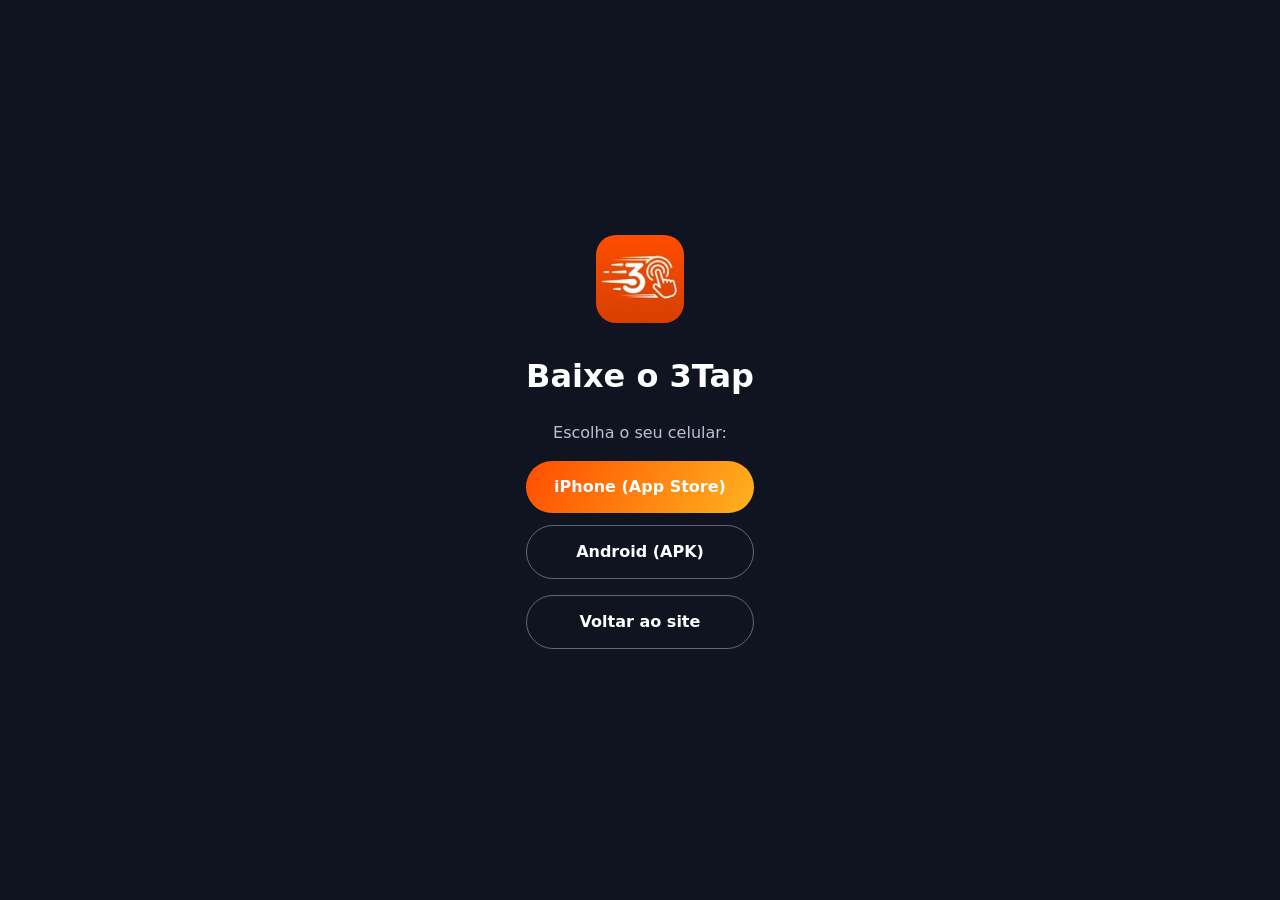
<file: baixar/index.html>
<!doctype html>
<html lang="pt-BR">
<head>
<meta charset="utf-8">
<meta name="viewport" content="width=device-width,initial-scale=1">
<meta name="robots" content="noindex">
<title>Baixe o 3Tap</title>
<style>
body{margin:0;min-height:100vh;display:grid;place-items:center;background:#0F1420;color:#fff;font:16px/1.5 system-ui,-apple-system,Segoe UI,Roboto,sans-serif;text-align:center;padding:24px;box-sizing:border-box}
img{width:88px;height:88px;border-radius:20px}
a{display:block;margin:12px auto 0;max-width:280px;padding:14px 18px;border-radius:999px;background:linear-gradient(120deg,#FF4D00,#FFB21F);color:#fff;font-weight:700;text-decoration:none}
a.sec{background:transparent;border:1px solid rgba(255,255,255,.35)}
p,ol{color:#B9C2D3}
ol{text-align:left;max-width:320px;margin:20px auto 0;padding-left:20px}
[hidden]{display:none!important}
</style>
</head>
<body>
<main>
<img src="../img/lojas/icone-3tap.webp" alt="3Tap">
<h1>Baixe o 3Tap</h1>
<p>Escolha o seu celular:</p>
<a id="ios" href="https://apps.apple.com/app/apple-store/id6827356333?pt=129686360&amp;ct=site&amp;mt=8">iPhone (App Store)</a>
<a class="sec" href="../android/3tap.apk" download>Android (APK)</a>
<ol id="passos" hidden><li>Toque em <b>Android (APK)</b>. Se o navegador avisar sobre o arquivo, toque em <b>Baixar mesmo assim</b>.</li><li>Abra o arquivo <b>3tap.apk</b>, pela notificação ou na pasta Downloads.</li><li>Se aparecer “Por segurança, seu celular não pode instalar apps desta fonte”, toque em <b>Configurações</b>, ligue <b>Permitir desta fonte</b> e volte.</li><li>Toque em <b>Instalar</b> e depois em <b>Abrir</b>.</li></ol>
<p><a class="sec" href="../">Voltar ao site</a></p>
</main>
<script>
(function(){var ua=navigator.userAgent||'';
if(/iPhone|iPad|iPod/.test(ua)||(navigator.platform==='MacIntel'&&navigator.maxTouchPoints>1)){location.replace('https://apps.apple.com/app/apple-store/id6827356333?pt=129686360&ct=site&mt=8')}
else if(/Android/i.test(ua)){document.getElementById('ios').hidden=true;document.getElementById('passos').hidden=false;document.querySelector('a.sec').className='';}})();
</script>
<script src="../metricas.js" defer></script>
</body>
</html>
</file>
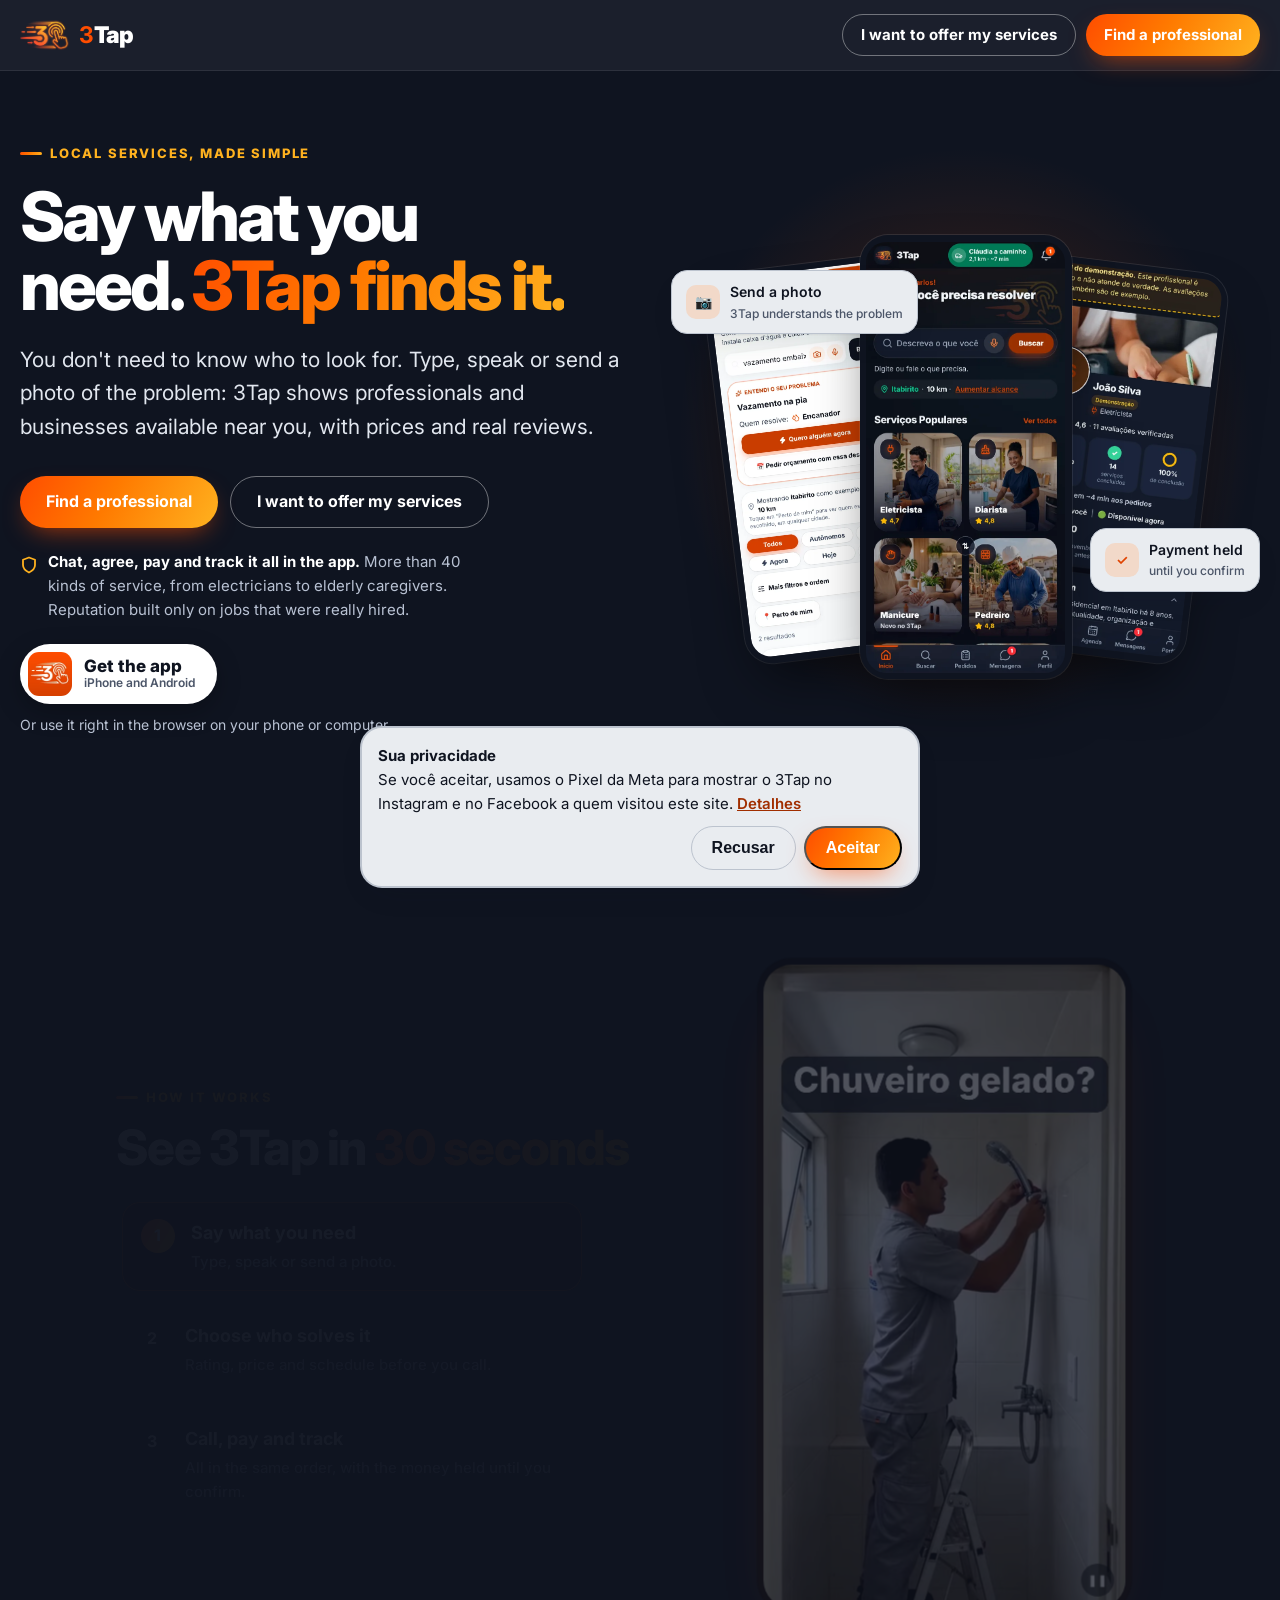
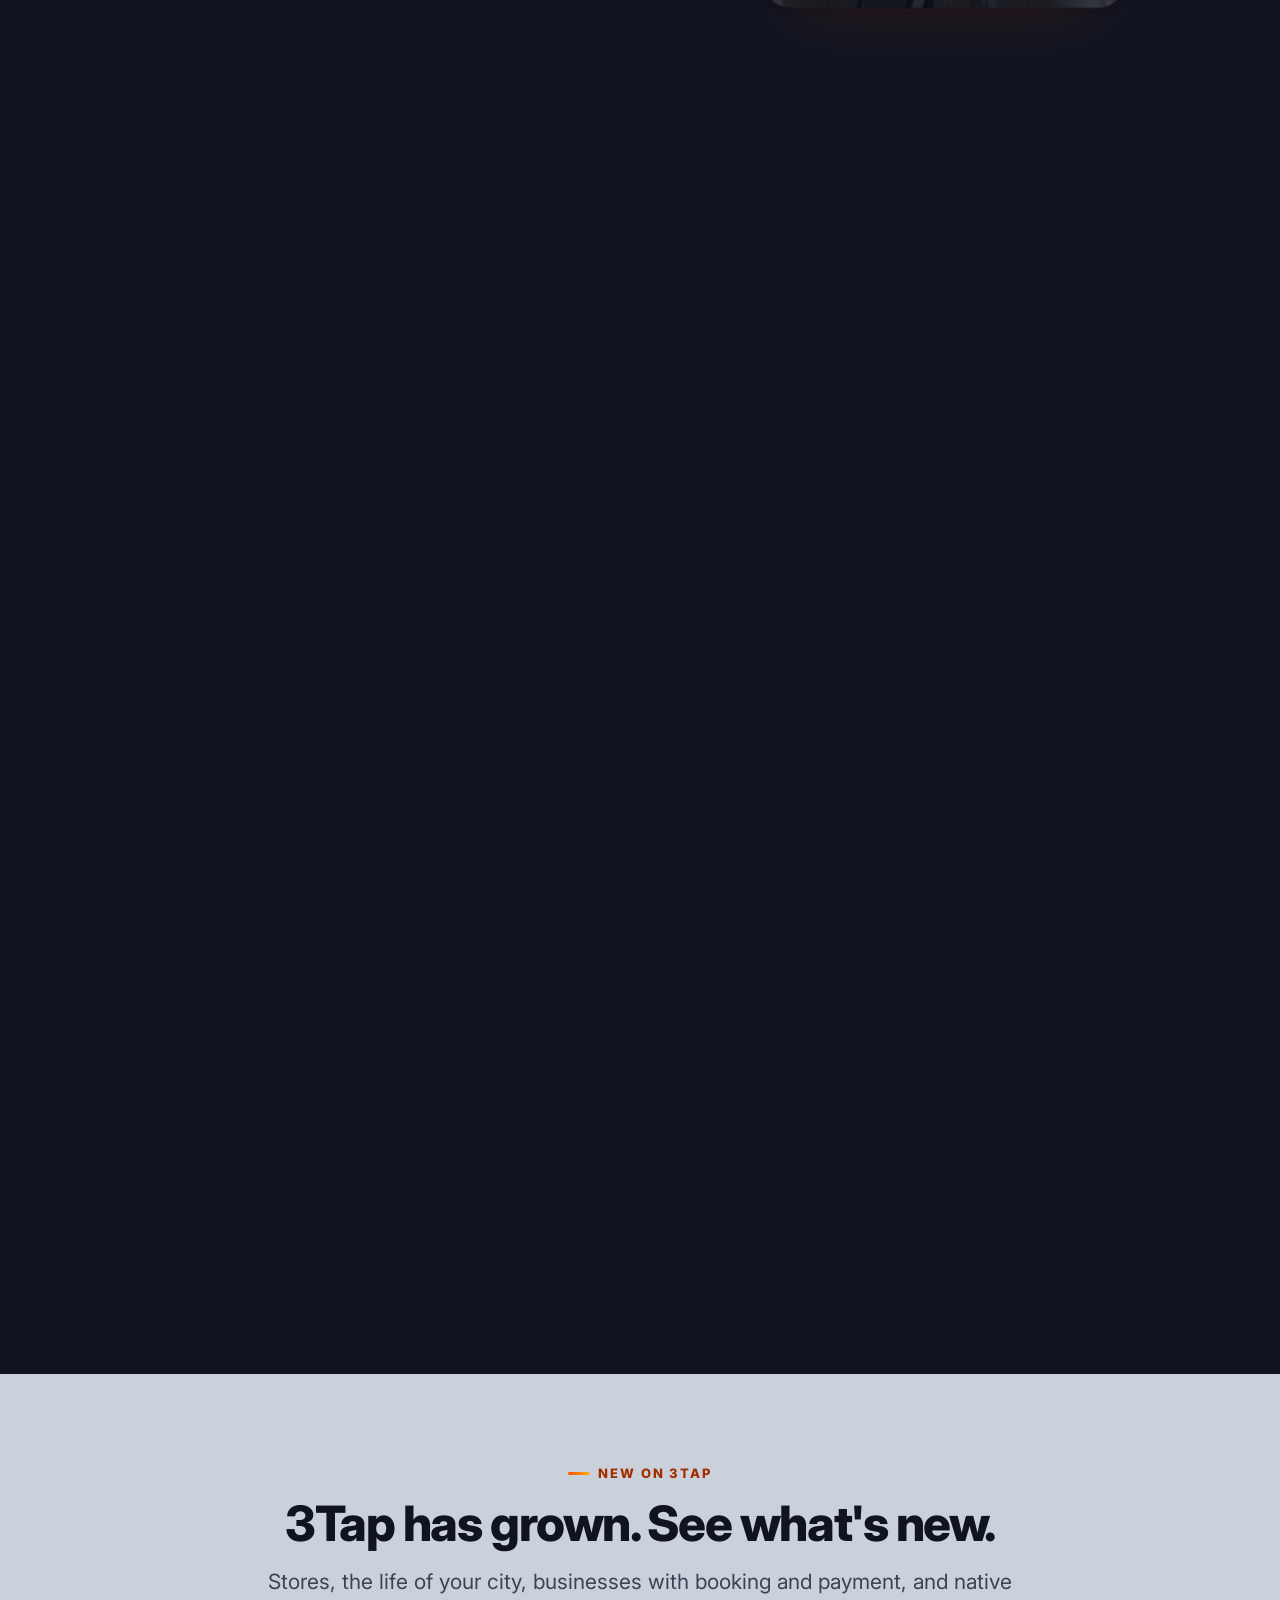
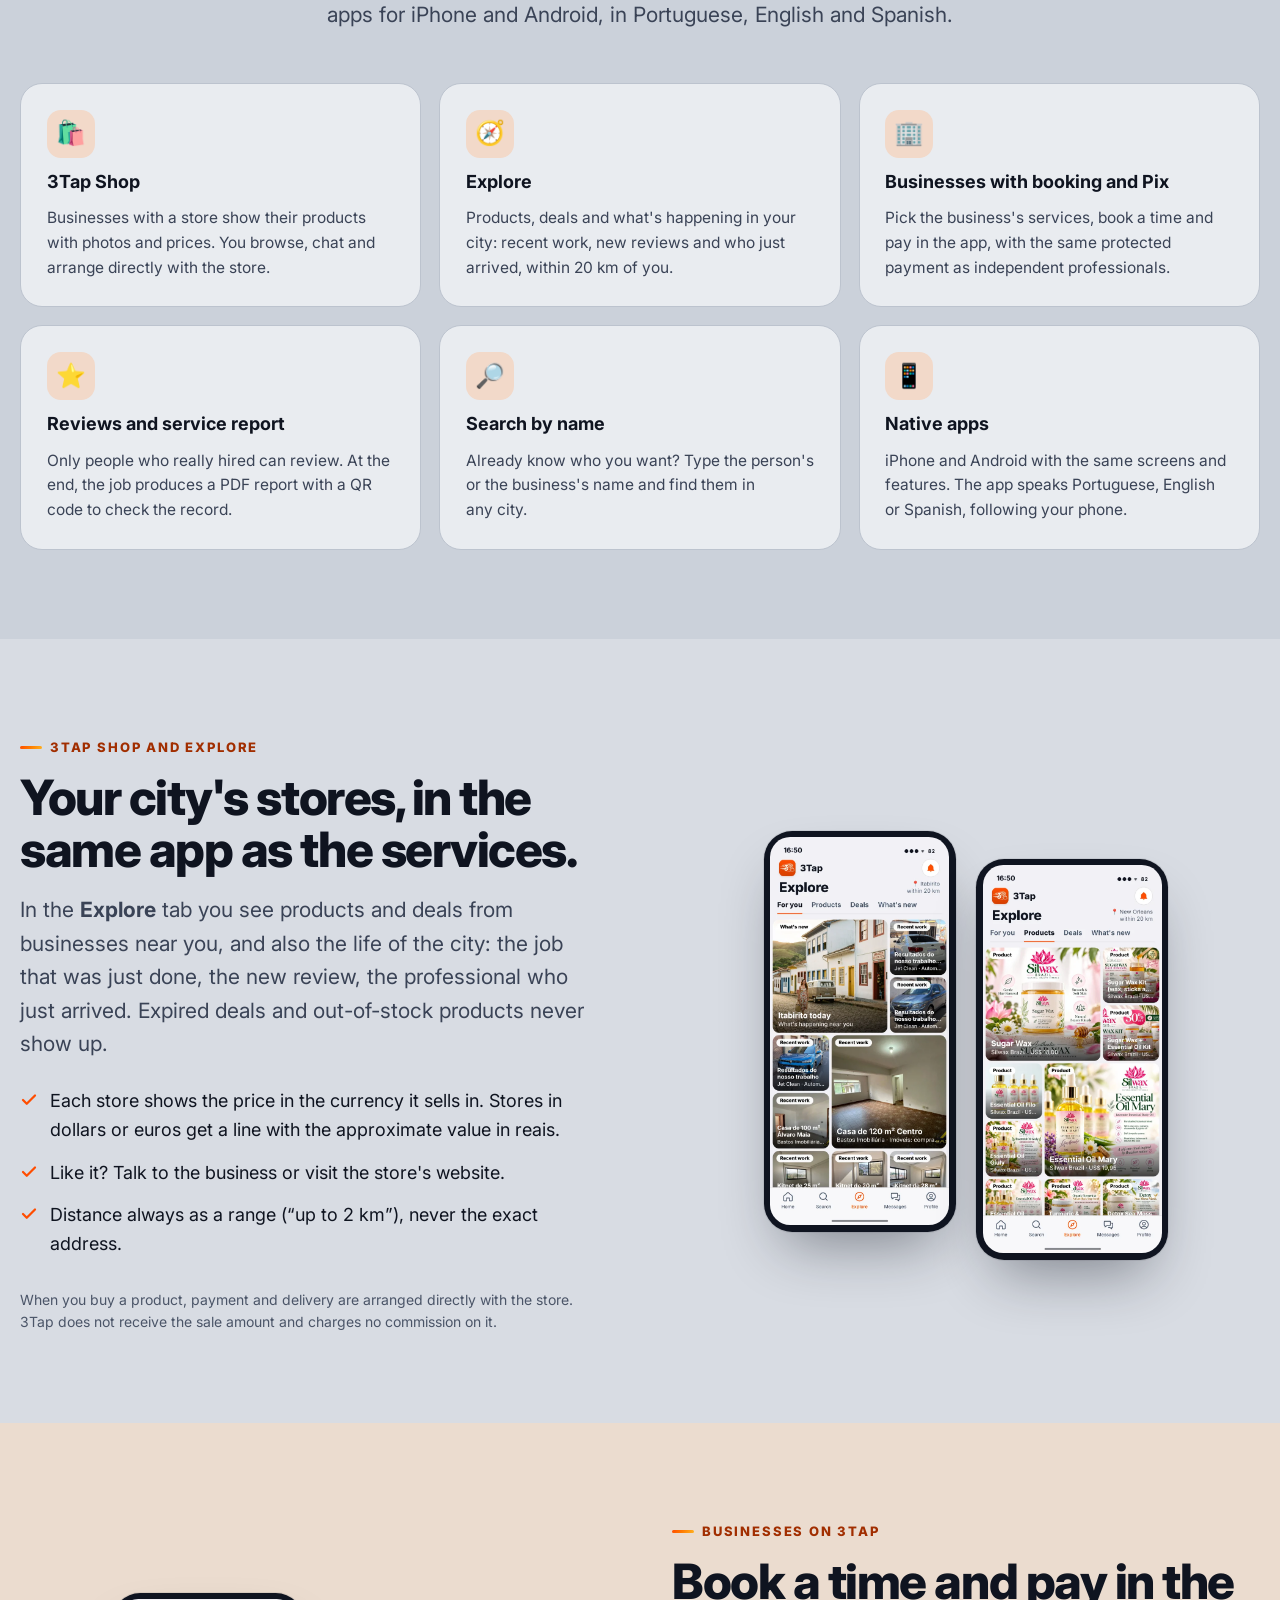
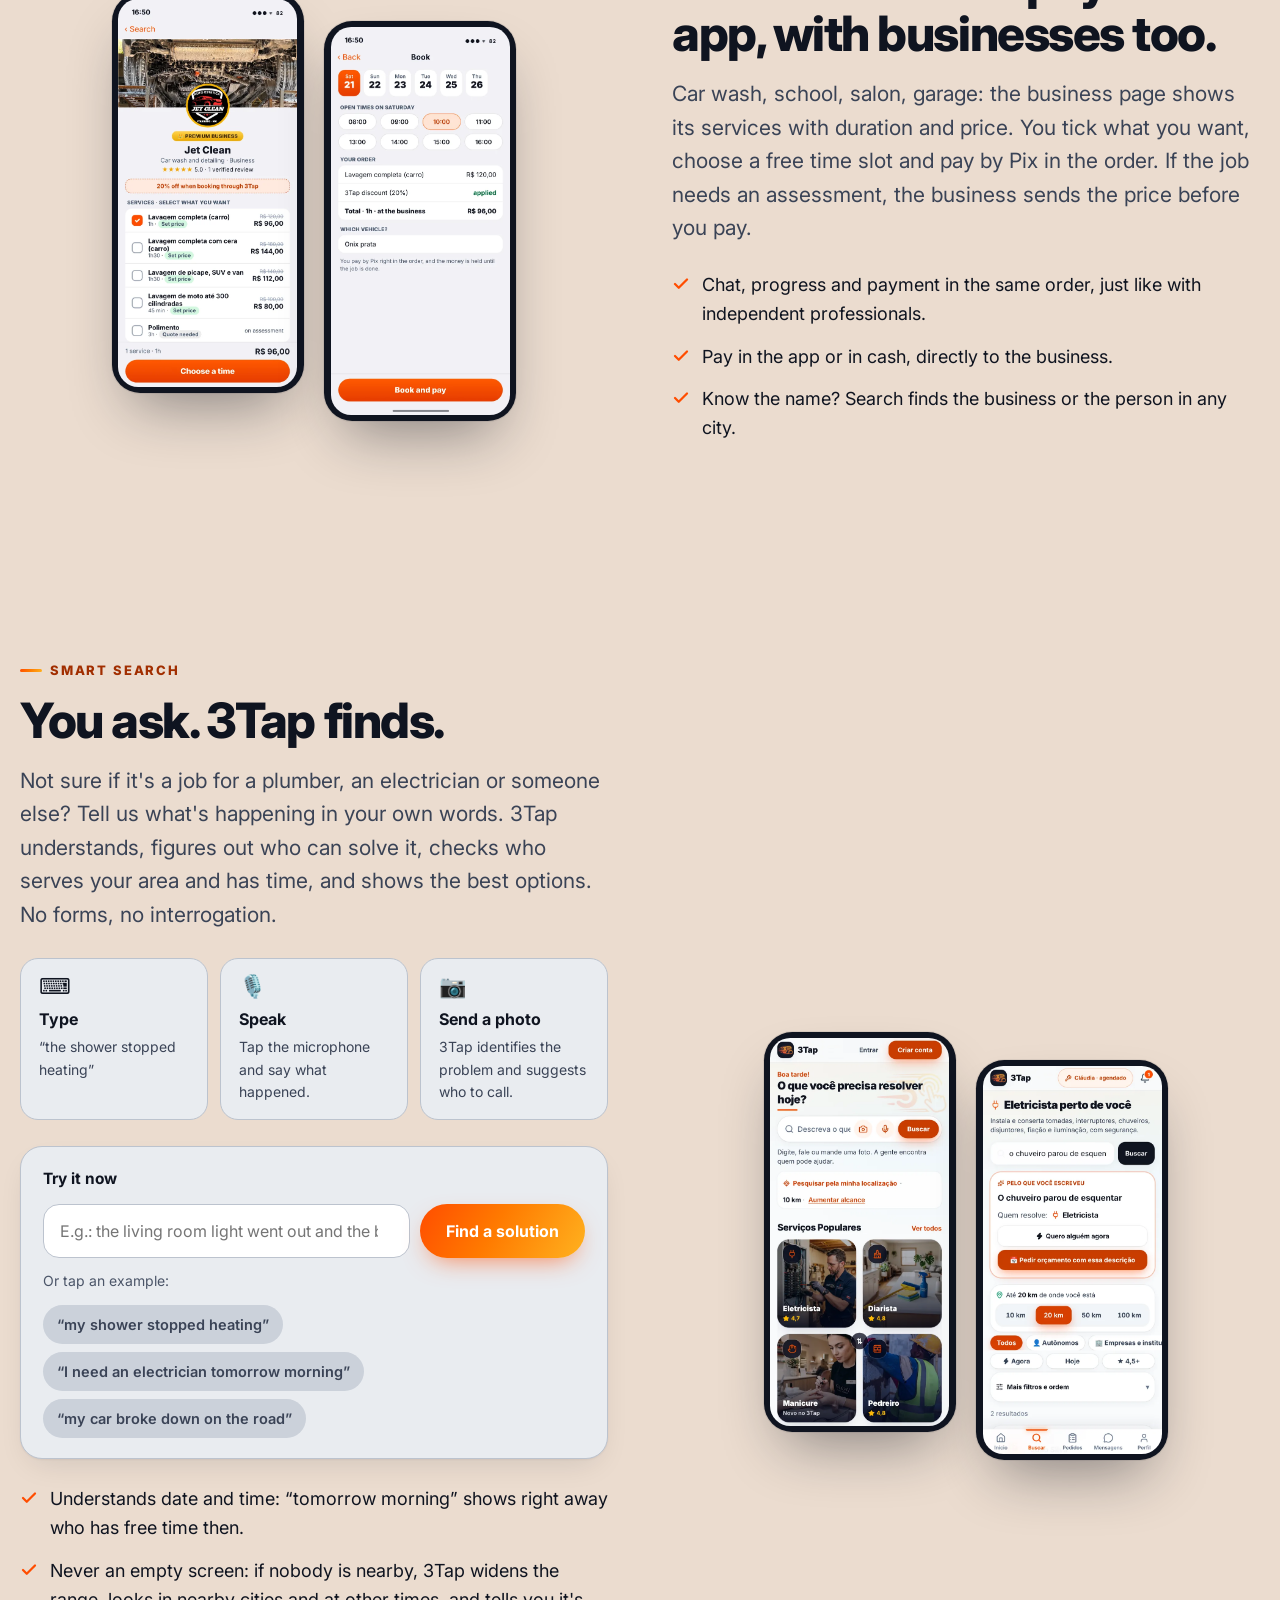
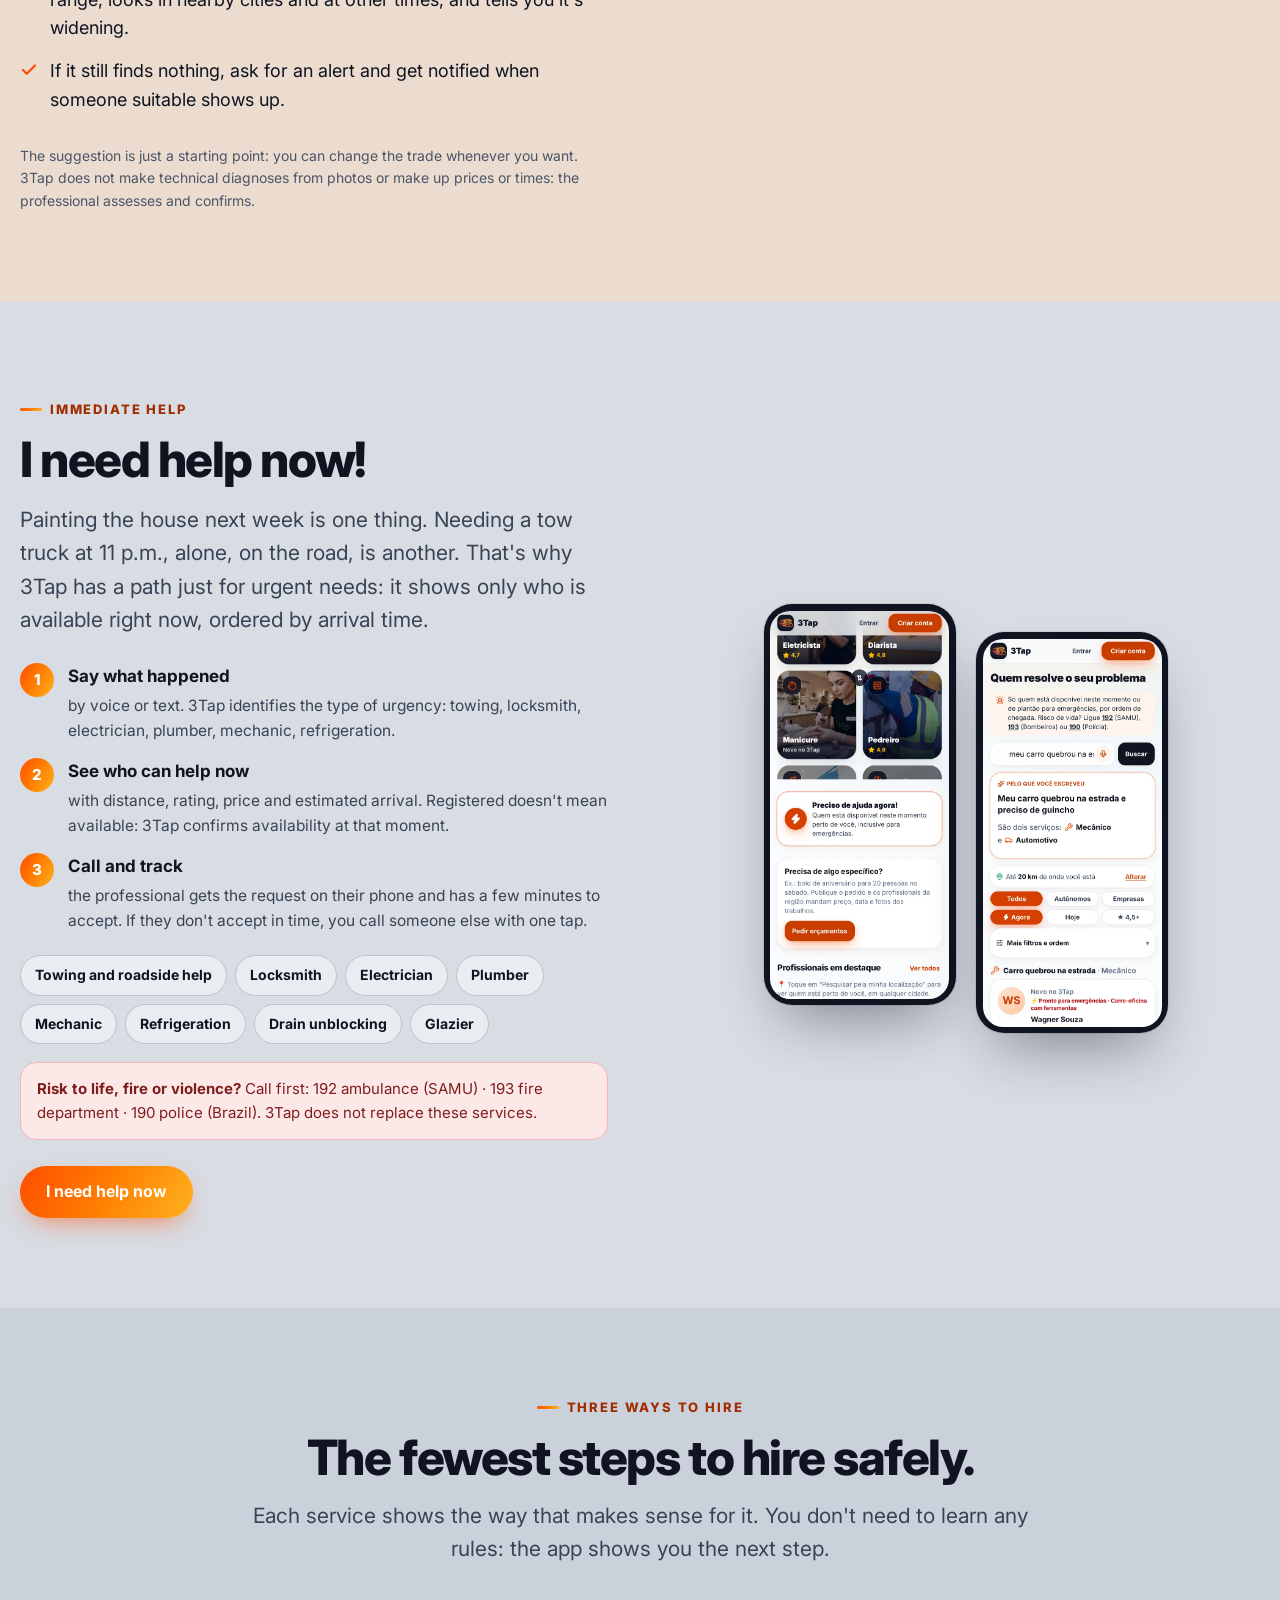
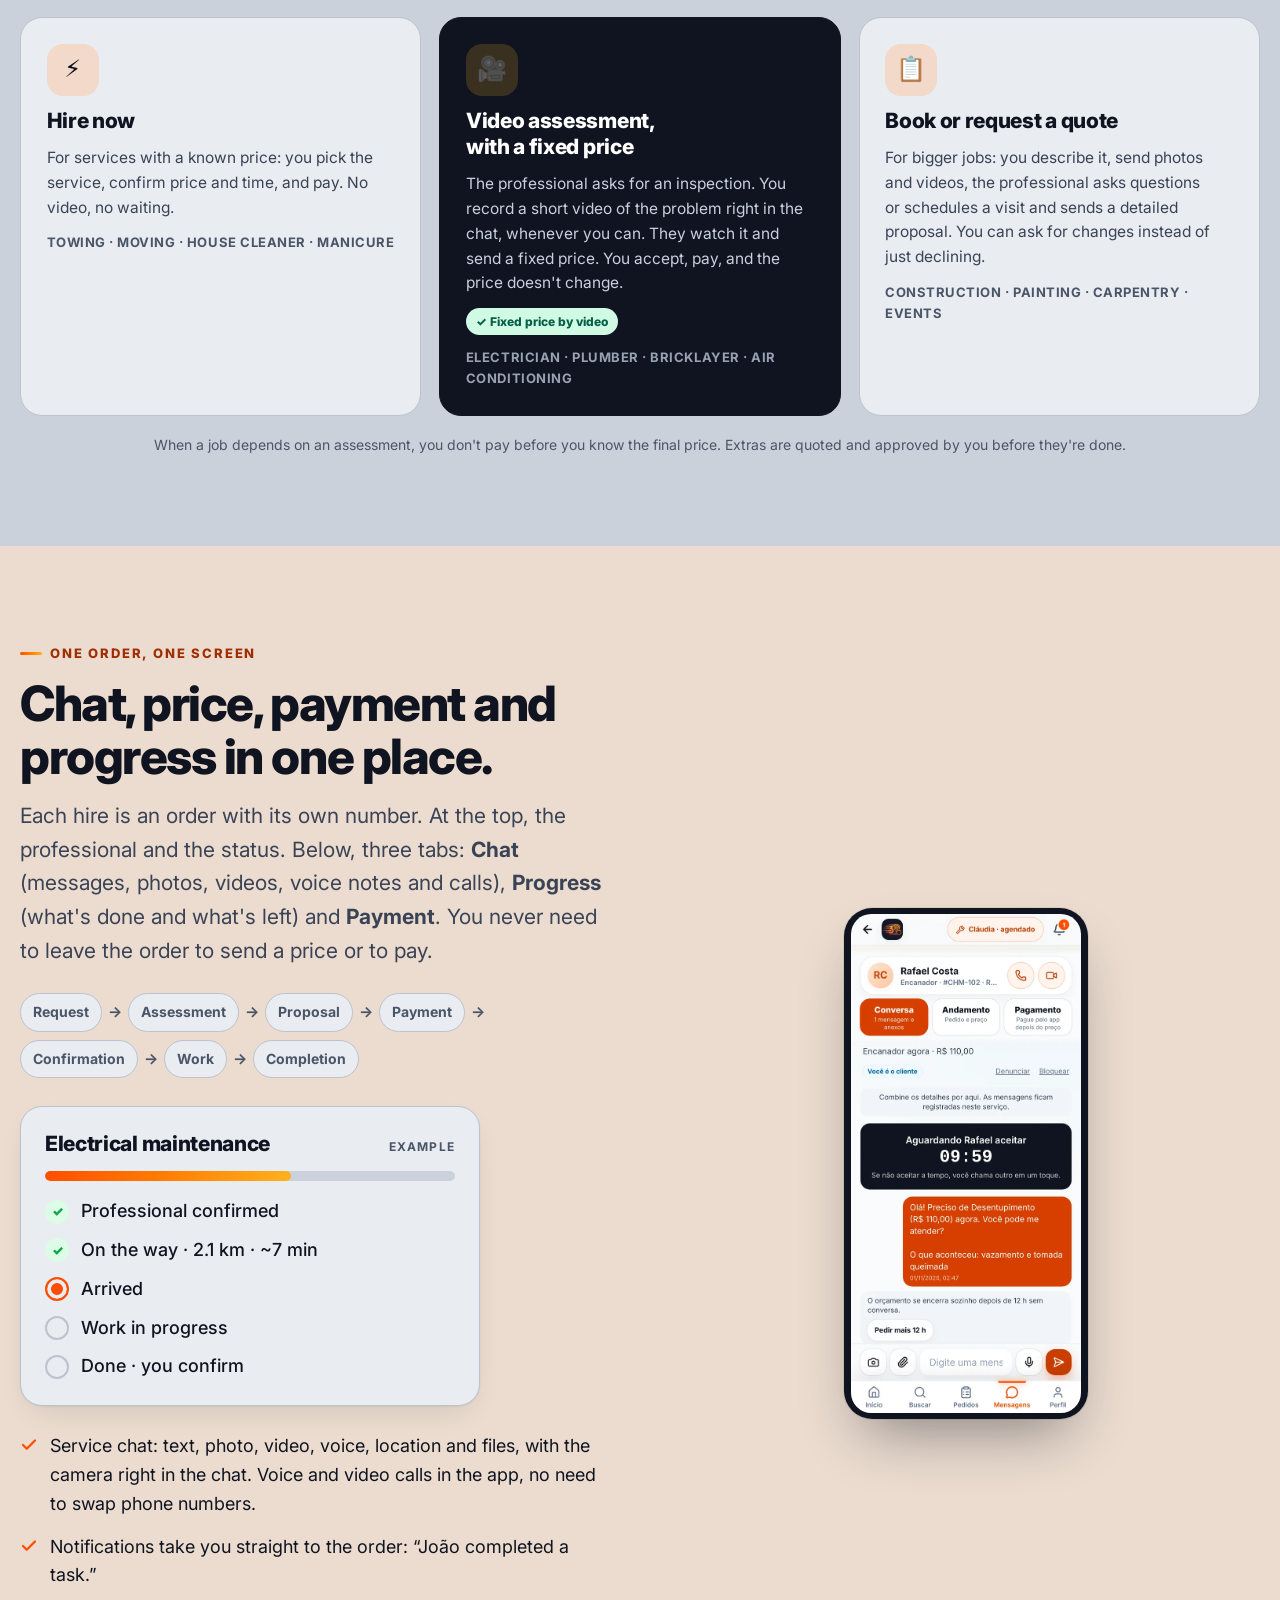
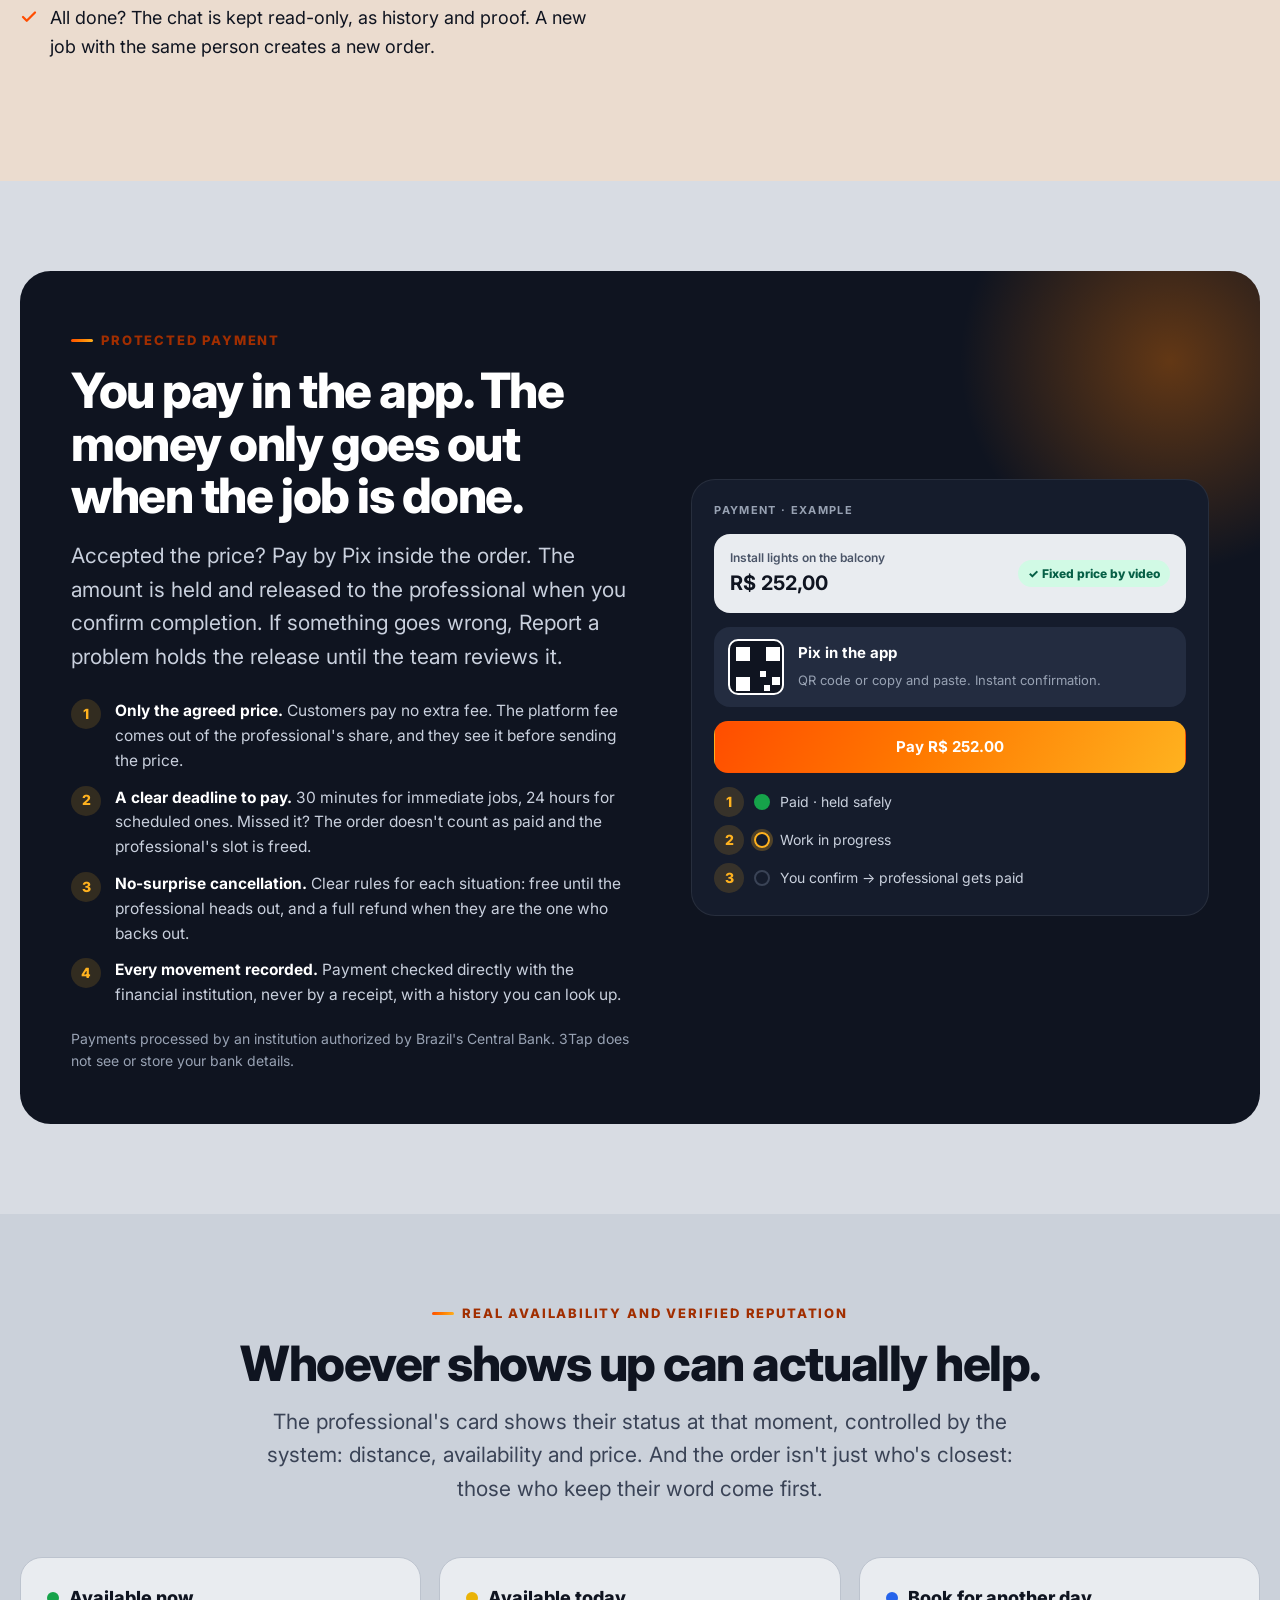
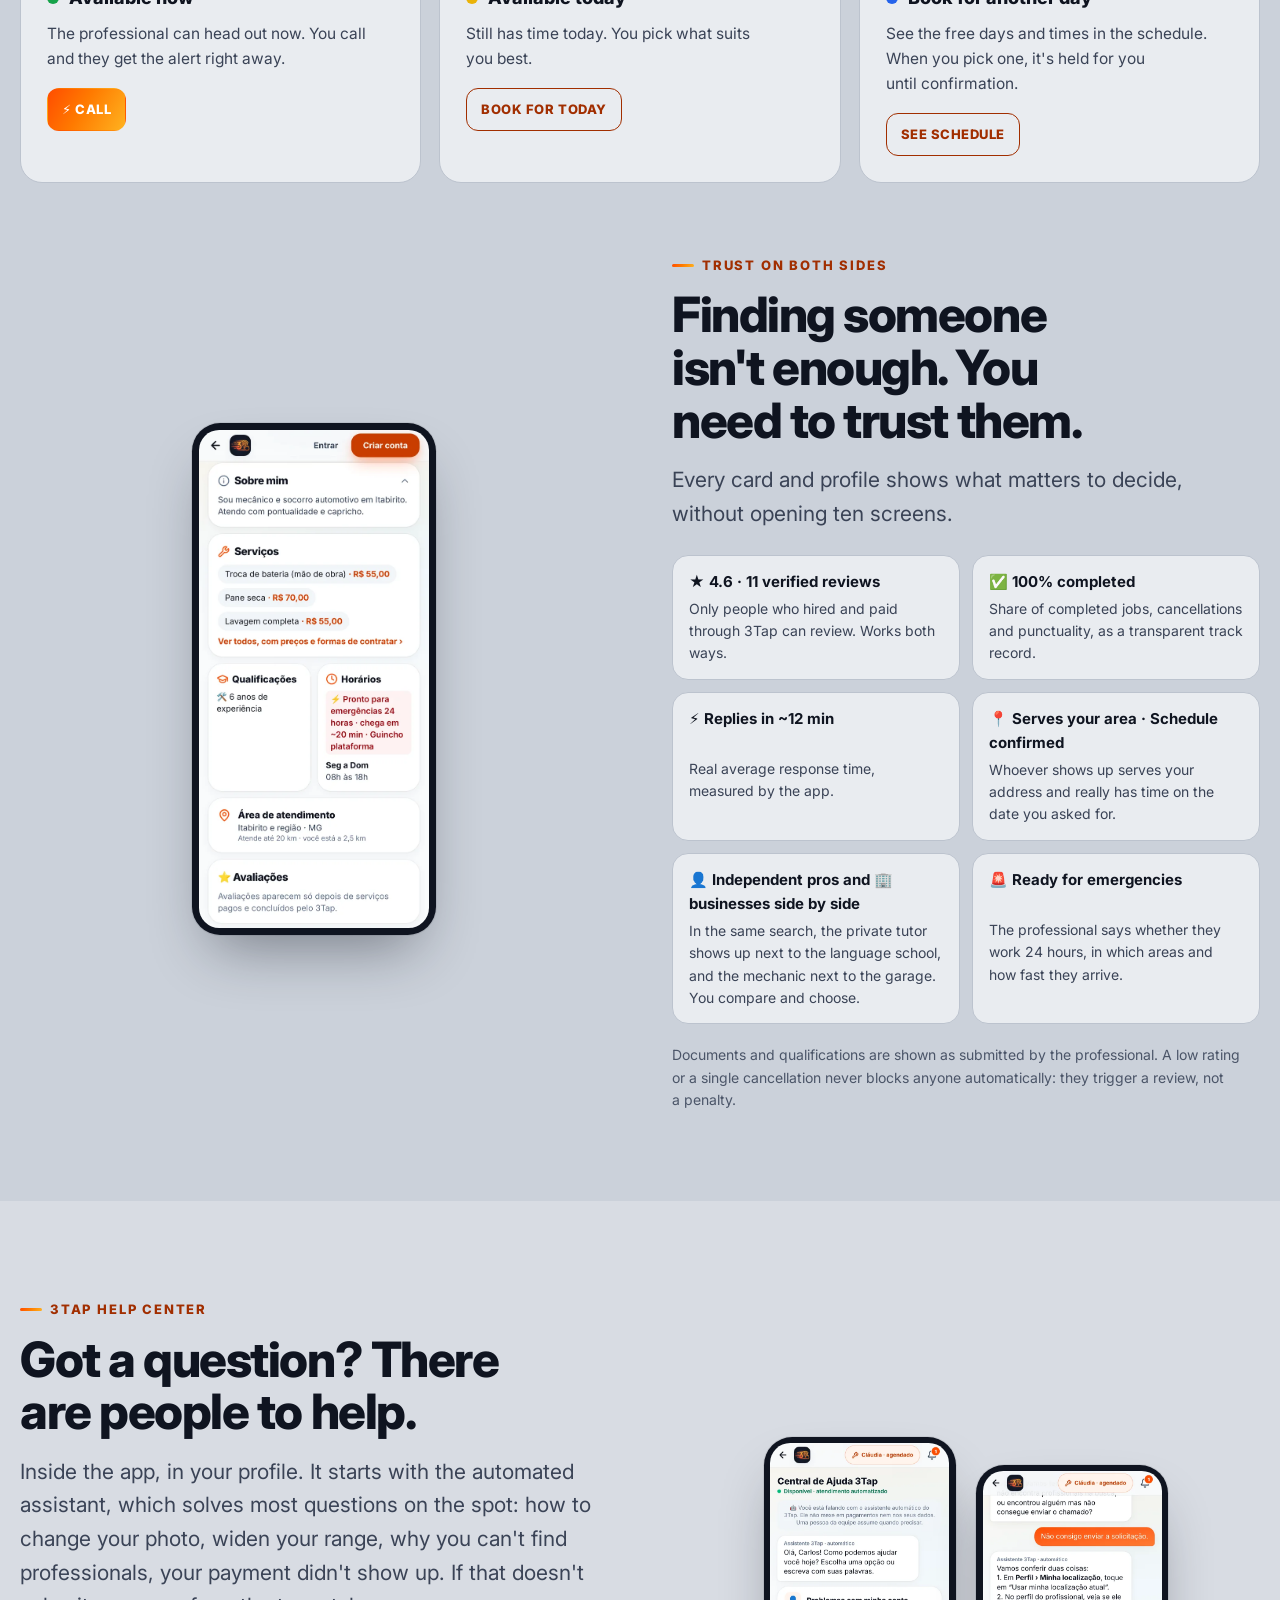
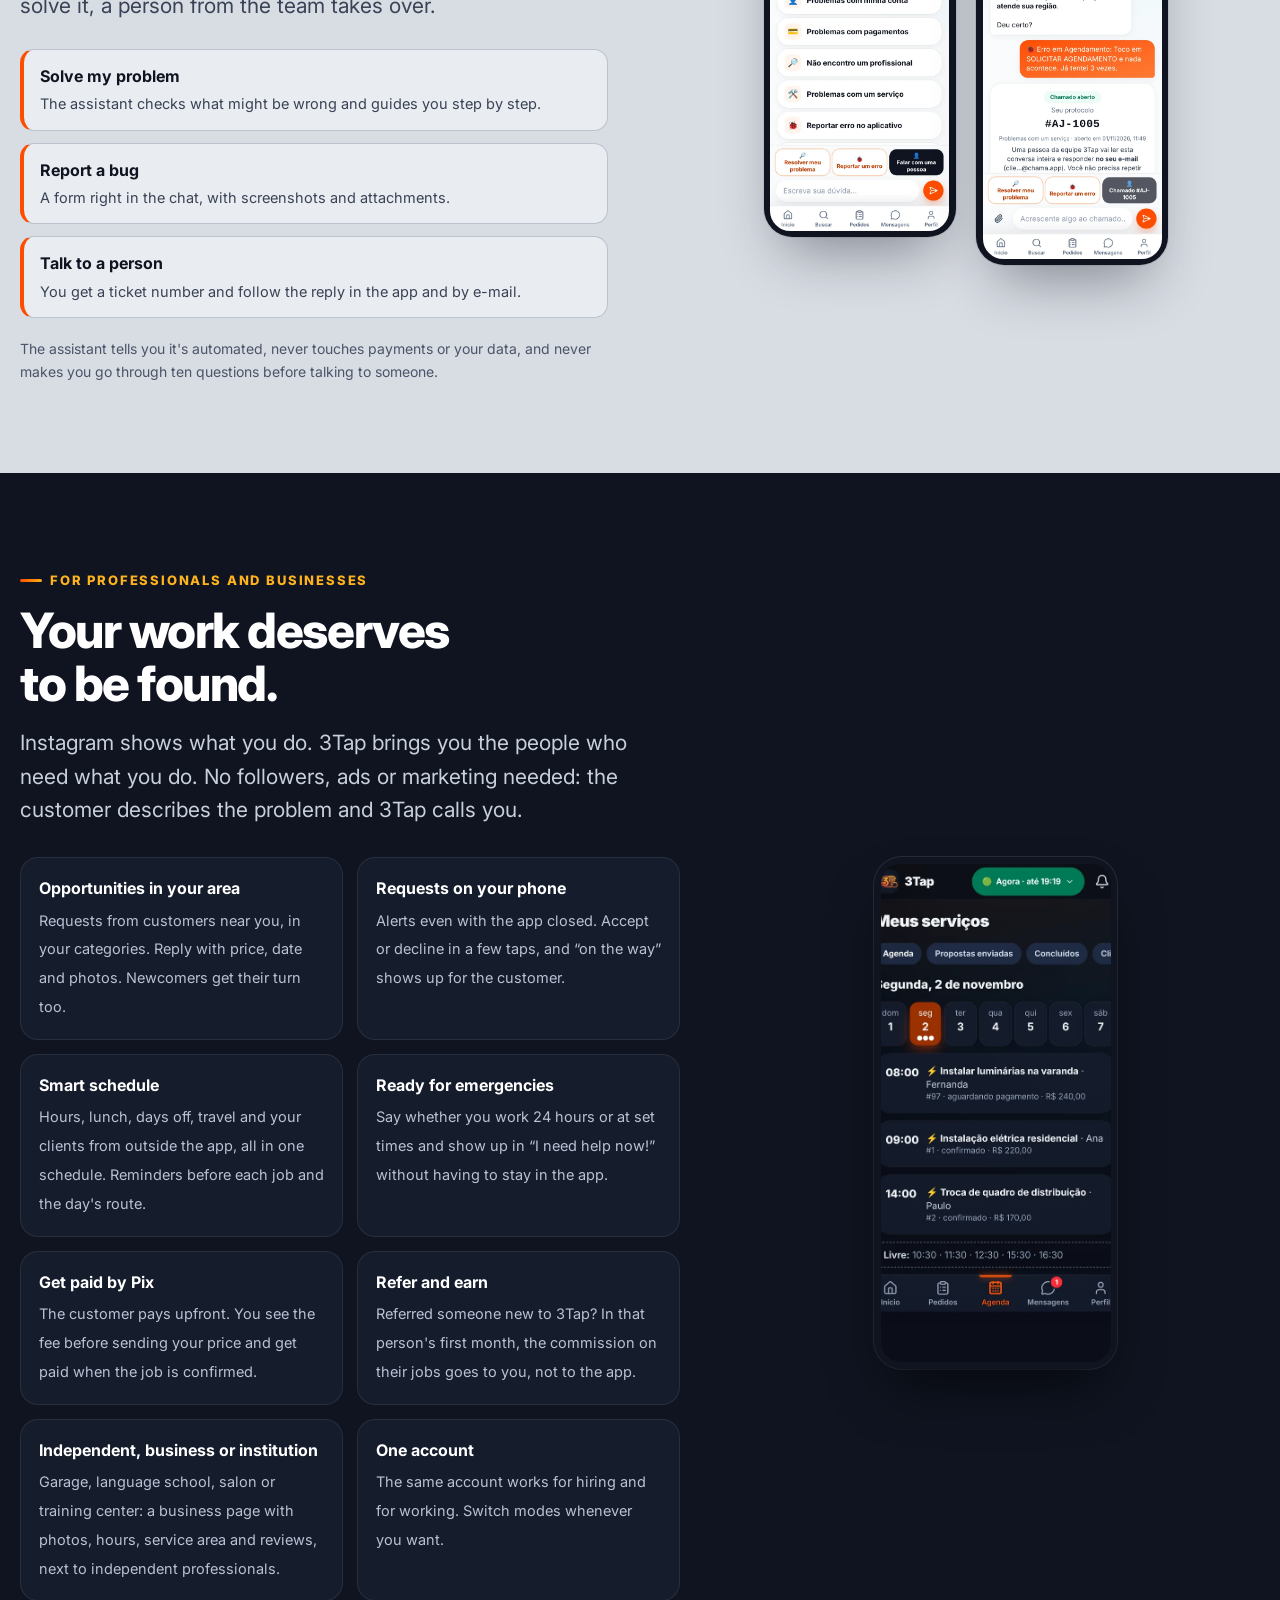
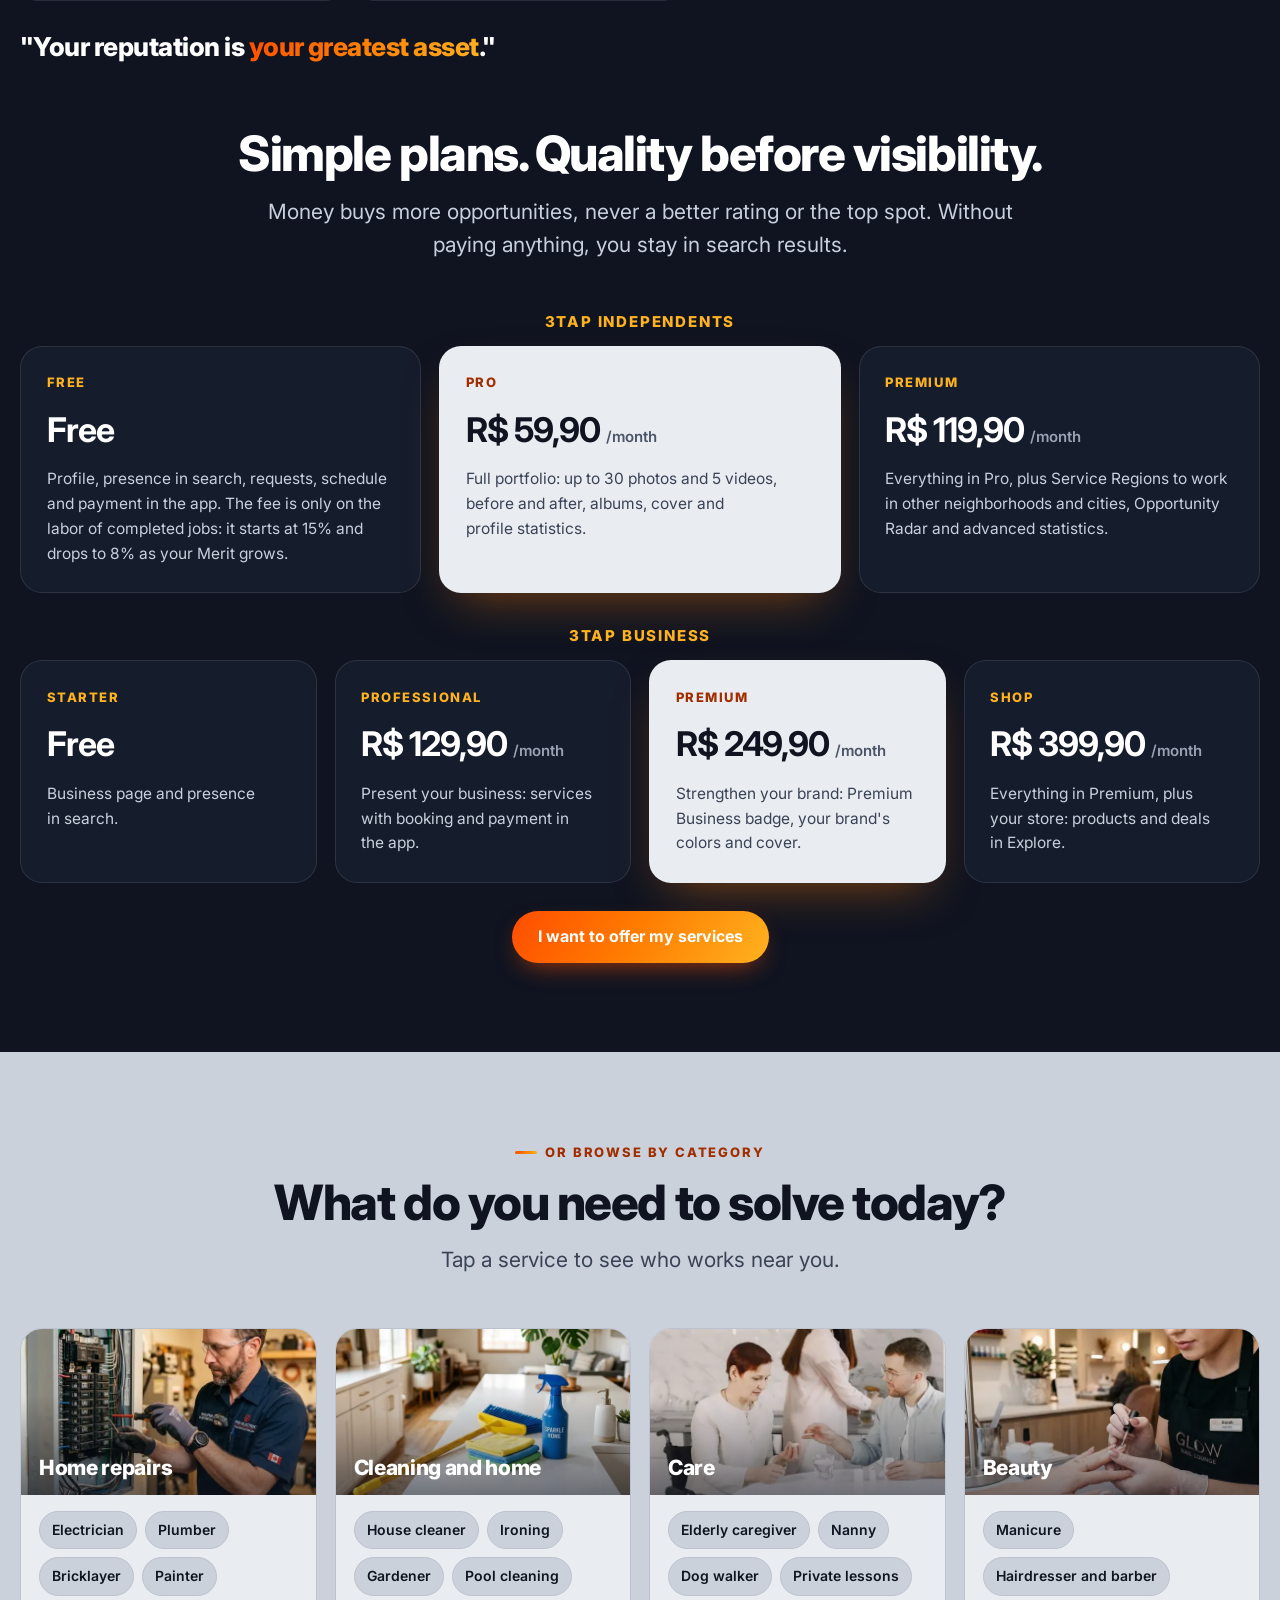
<file: en/index.html>
<!doctype html>
<html lang="en">
<head>
<meta charset="utf-8">
<script>(function(){try{if(/bot|crawl|spider|slurp|lighthouse|preview/i.test(navigator.userAgent))return;if(/[?&]lang=/.test(location.search))return;var l=((navigator.languages&&navigator.languages[0])||navigator.language||'pt').toLowerCase();var w=l.indexOf('pt')===0?'':(l.indexOf('es')===0?'es/':'en/');if(w!=='en/')location.replace('/'+w+location.hash);}catch(e){}})();</script>
<link rel="alternate" hreflang="pt-BR" href="https://3tapbrasil.com/">
<link rel="alternate" hreflang="en" href="https://3tapbrasil.com/en/">
<link rel="alternate" hreflang="es" href="https://3tapbrasil.com/es/">
<link rel="alternate" hreflang="x-default" href="https://3tapbrasil.com/en/">
<meta name="viewport" content="width=device-width, initial-scale=1, viewport-fit=cover">
<title>3Tap · Say what you need. 3Tap finds who can do it.</title>
<meta name="description" content="Type, speak or send a photo of the problem. 3Tap finds professionals and businesses available near you, with prices, verified reviews and protected payment by Pix. 3Tap: tap, and they&#x27;re on the way.">
<meta name="theme-color" content="#0F1420">
<link rel="canonical" href="https://3tapbrasil.com/en/">
<meta property="og:title" content="3Tap · Say what you need. 3Tap finds who can do it.">
<meta property="og:description" content="Professionals and businesses available near you. Chat, price, protected payment and tracking in a single order.">
<meta property="og:type" content="website">
<meta property="og:url" content="https://3tapbrasil.com/en/">
<meta property="og:image" content="https://3tapbrasil.com/marca/compartilhar.jpg">
<meta property="og:image:width" content="1200">
<meta property="og:image:height" content="630">
<meta name="twitter:card" content="summary_large_image">
<link rel="icon" type="image/png" sizes="32x32" href="../marca/icone-32.png">
<link rel="icon" type="image/png" sizes="48x48" href="../marca/icone-48.png">
<link rel="apple-touch-icon" sizes="180x180" href="../marca/icone-180.png">
<link rel="preconnect" href="https://fonts.googleapis.com">
<link rel="preconnect" href="https://fonts.gstatic.com" crossorigin>
<link href="https://fonts.googleapis.com/css2?family=Inter:wght@400;500;600;700;800;900&display=swap" rel="stylesheet">
<link rel="stylesheet" href="../estilo.css">
</head>
<body>

<header class="top">
  <div class="wrap nav">
    <a class="brand" href="#" aria-label="3Tap, home"><img src="../marca/emblema.png" alt="" width="40" height="30"><span><b>3</b>Tap</span></a>
    <nav class="nav-links" aria-label="Sections">
      <a href="#diga">Say what you need</a>
      <a href="#novidades">What's new</a>
      <a href="#agora">Help now</a>
      <a href="#contratar">How to hire</a>
      <a href="#pagamento">Payment</a>
      <a href="#profissionais">For professionals</a>
      <a href="#duvidas">FAQ</a>
    </nav>
    <div class="nav-ctas">
      <a class="btn btn-line btn-sm" href="https://app.3tapbrasil.com/cadastro?tipo=prestador" data-cta="oferecer">I want to offer my services</a>
      <a class="btn btn-primary btn-sm" href="https://app.3tapbrasil.com/buscar" data-cta="encontrar">Find a professional</a>
    </div>
  </div>
</header>

<main>

<!-- 1. Primeira tela -->
<section class="hero hero-dark">
  <div class="wrap hero-grid">
    <div>
      <span class="eyebrow">Local services, made simple</span>
      <h1>Say what you need. <span class="grad-text">3Tap finds it.</span></h1>
      <p class="lead">You don't need to know who to look for. Type, speak or send a photo of the problem: 3Tap shows professionals and businesses available near you, with prices and real reviews.</p>
      <div class="ctas">
        <a class="btn btn-primary" href="https://app.3tapbrasil.com/buscar" data-cta="encontrar">Find a professional</a>
        <a class="btn btn-line" href="https://app.3tapbrasil.com/cadastro?tipo=prestador" data-cta="oferecer">I want to offer my services</a>
      </div>
      <p class="hero-note"><svg width="18" height="18" viewBox="0 0 24 24" fill="none" stroke="currentColor" stroke-width="2.4" stroke-linecap="round" stroke-linejoin="round" aria-hidden="true"><path d="M12 22s8-4 8-10V5l-8-3-8 3v7c0 6 8 10 8 10z"/></svg><b>Chat, agree, pay and track it all in the app.</b> More than 40 kinds of service, from electricians to elderly caregivers. Reputation built only on jobs that were really hired.</p>
      <div class="lojas" data-baixar>
        <a class="btn-app" href="../baixar/" data-cta="baixar-app"><img src="../img/lojas/icone-3tap.webp" alt="" width="44" height="44"><span><b>Get the app</b><small data-plat>iPhone and Android</small></span></a>
        <div class="lojas-pc" hidden>
          <img class="lojas-qr" src="../img/lojas/qr-baixar.svg" alt="QR code to download 3Tap" width="132" height="132" loading="lazy">
          <div><p><b>Point your phone's camera.</b> The code opens the right store for your device.</p><p class="lojas-links"><a href="https://apps.apple.com/app/apple-store/id6827356333?pt=129686360&amp;ct=site&amp;mt=8" data-cta="app-store">App Store (iPhone)</a> · <a href="../android/3tap.apk" download data-cta="apk">Android (APK)</a></p></div>
        </div>
        <details class="apk-passos" hidden><summary>How to install on Android</summary><ol><li>Tap <b>Get the app</b>. If the browser warns about the file, tap <b>Download anyway</b>.</li><li>Open the file <b>3tap.apk</b>, from the notification or the Downloads folder.</li><li>If you see “For your security, your phone is not allowed to install unknown apps from this source”, tap <b>Settings</b>, turn on <b>Allow from this source</b> and go back.</li><li>Tap <b>Install</b> and then <b>Open</b>.</li></ol><p>When 3Tap arrives on Google Play, uninstall this version before installing from the store. To subscribe to a professional plan, use the website for now.</p></details>
        <p class="lojas-nota">Or use it right in the browser on your phone or computer.</p>
      </div>
    </div>
    <div class="phones" aria-label="3Tap app screens">
      <figure class="phone"><img src="../img/telas/foto.webp" alt="3Tap understanding a photo: cleaning an air vent grille, the air-conditioning installer is who solves it, with a reference price range" width="585" height="1266" fetchpriority="high"></figure>
      <figure class="phone"><img src="../img/telas/inicio-escuro.webp" alt="3Tap home screen: What do you need to solve today?, search by text or voice, location and popular services, with the professional on the way at the top" width="585" height="1266" fetchpriority="high"></figure>
      <figure class="phone"><img src="../img/telas/perfil-escuro.webp" alt="An electrician&#x27;s profile on 3Tap: rating 4.6 with 11 verified reviews, 14 completed jobs, 100% completion, replies in 4 minutes, available now" width="585" height="1266"></figure>
      <div class="tag t1"><i>📷</i><div>Send a photo<small>3Tap understands the problem</small></div></div>
      <div class="tag t2"><i>✓</i><div>Payment held<small>until you confirm</small></div></div>
    </div>
  </div>
</section>

<!-- 1b. Vídeo: como usar (aparece ao rolar e vai fechando) -->
<section class="tour" id="como-usar" aria-label="Video: how to use 3Tap">
  <div class="tour-pin">
    <div class="wrap tour-grid">
      <div class="tour-text">
        <span class="eyebrow">How it works</span>
        <h2>See 3Tap in <span class="grad-text">30 seconds</span></h2>
        <ol class="tour-steps">
          <li data-ate="9"><b>1</b><div>Say what you need<small>Type, speak or send a photo.</small></div></li>
          <li data-ate="12.4"><b>2</b><div>Choose who solves it<small>Rating, price and schedule before you call.</small></div></li>
          <li data-ate="99"><b>3</b><div>Call, pay and track<small>All in the same order, with the money held until you confirm.</small></div></li>
        </ol>
      </div>
      <figure class="tour-video">
        <video muted playsinline loop preload="metadata" poster="../video/como-usar-3tap-capa.jpg" aria-label="Demo: the customer describes the problem, 3Tap shows who can solve it, the customer calls, pays in the app and follows the professional on the way">
          <source src="../video/como-usar-3tap.webm" type="video/webm">
          <source src="../video/como-usar-3tap.mp4" type="video/mp4">
        </video>
        <button class="tour-play" type="button" aria-label="Pause the video">❚❚</button>
      </figure>
    </div>
  </div>
</section>

<!-- 1c. Novidades -->
<section class="band-soft" id="novidades">
  <div class="wrap">
    <div class="sec-head center">
      <span class="eyebrow">New on 3Tap</span>
      <h2>3Tap has grown. See what's new.</h2>
      <p class="lead">Stores, the life of your city, businesses with booking and payment, and native apps for iPhone and Android, in Portuguese, English and Spanish.</p>
    </div>
    <div class="cards news">
      <a class="card" href="#shop"><span class="ic">🛍️</span><b>3Tap Shop</b><p>Businesses with a store show their products with photos and prices. You browse, chat and arrange directly with the store.</p></a>
      <a class="card" href="#shop"><span class="ic">🧭</span><b>Explore</b><p>Products, deals and what's happening in your city: recent work, new reviews and who just arrived, within 20 km of you.</p></a>
      <a class="card" href="#empresas"><span class="ic">🏢</span><b>Businesses with booking and Pix</b><p>Pick the business's services, book a time and pay in the app, with the same protected payment as independent professionals.</p></a>
      <a class="card" href="#confianca"><span class="ic">⭐</span><b>Reviews and service report</b><p>Only people who really hired can review. At the end, the job produces a PDF report with a QR code to check the record.</p></a>
      <a class="card" href="#diga"><span class="ic">🔎</span><b>Search by name</b><p>Already know who you want? Type the person's or the business's name and find them in any city.</p></a>
      <a class="card" href="../baixar/"><span class="ic">📱</span><b>Native apps</b><p>iPhone and Android with the same screens and features. The app speaks Portuguese, English or Spanish, following your phone.</p></a>
    </div>
  </div>
</section>

<!-- 1d. 3Tap Shop e Explorar -->
<section id="shop">
  <div class="wrap split">
    <div>
      <span class="eyebrow">3Tap Shop and Explore</span>
      <h2 style="margin:14px 0 16px">Your city's stores, in the same app as the services.</h2>
      <p class="lead">In the <b>Explore</b> tab you see products and deals from businesses near you, and also the life of the city: the job that was just done, the new review, the professional who just arrived. Expired deals and out-of-stock products never show up.</p>
      <ul class="points">
        <li><svg width="18" height="18" viewBox="0 0 24 24" fill="none" stroke="currentColor" stroke-width="3" stroke-linecap="round" stroke-linejoin="round" aria-hidden="true"><path d="M20 6 9 17l-5-5"/></svg>Each store shows the price in the currency it sells in. Stores in dollars or euros get a line with the approximate value in reais.</li>
        <li><svg width="18" height="18" viewBox="0 0 24 24" fill="none" stroke="currentColor" stroke-width="3" stroke-linecap="round" stroke-linejoin="round" aria-hidden="true"><path d="M20 6 9 17l-5-5"/></svg>Like it? Talk to the business or visit the store's website.</li>
        <li><svg width="18" height="18" viewBox="0 0 24 24" fill="none" stroke="currentColor" stroke-width="3" stroke-linecap="round" stroke-linejoin="round" aria-hidden="true"><path d="M20 6 9 17l-5-5"/></svg>Distance always as a range (&ldquo;up to 2 km&rdquo;), never the exact address.</li>
      </ul>
      <p class="fine">When you buy a product, payment and delivery are arranged directly with the store. 3Tap does not receive the sale amount and charges no commission on it.</p>
    </div>
    <div class="media pair">
      <figure class="phone"><img src="../img/telas/en/explorar-cidade.webp" alt="3Tap Explore tab on iPhone: the life of the city, with recent work from businesses in Itabirito" width="585" height="1266" loading="lazy"></figure>
      <figure class="phone"><img src="../img/telas/en/explorar-produtos.webp" alt="3Tap Explore tab on iPhone, Products: the Silwax Brazil showcase with Sugar Wax, kits and essential oils" width="585" height="1266" loading="lazy"></figure>
    </div>
  </div>
</section>

<!-- 1e. Empresas: agenda e pagamento -->
<section class="band-warm" id="empresas">
  <div class="wrap split rev">
    <div>
      <span class="eyebrow">Businesses on 3Tap</span>
      <h2 style="margin:14px 0 16px">Book a time and pay in the app, with businesses too.</h2>
      <p class="lead">Car wash, school, salon, garage: the business page shows its services with duration and price. You tick what you want, choose a free time slot and pay by Pix in the order. If the job needs an assessment, the business sends the price before you pay.</p>
      <ul class="points">
        <li><svg width="18" height="18" viewBox="0 0 24 24" fill="none" stroke="currentColor" stroke-width="3" stroke-linecap="round" stroke-linejoin="round" aria-hidden="true"><path d="M20 6 9 17l-5-5"/></svg>Chat, progress and payment in the same order, just like with independent professionals.</li>
        <li><svg width="18" height="18" viewBox="0 0 24 24" fill="none" stroke="currentColor" stroke-width="3" stroke-linecap="round" stroke-linejoin="round" aria-hidden="true"><path d="M20 6 9 17l-5-5"/></svg>Pay in the app or in cash, directly to the business.</li>
        <li><svg width="18" height="18" viewBox="0 0 24 24" fill="none" stroke="currentColor" stroke-width="3" stroke-linecap="round" stroke-linejoin="round" aria-hidden="true"><path d="M20 6 9 17l-5-5"/></svg>Know the name? Search finds the business or the person in any city.</li>
      </ul>
    </div>
    <div class="media pair">
      <figure class="phone"><img src="../img/telas/en/empresa.webp" alt="Jet Clean&#x27;s page in the 3Tap app: Premium Business badge, 20% off when booking through 3Tap and the list of services with duration and price to select" width="585" height="1266" loading="lazy"></figure>
      <figure class="phone"><img src="../img/telas/en/agendar.webp" alt="3Tap booking screen: days of the week, open time slots, the order with the discount applied and the Book and pay button" width="585" height="1266" loading="lazy"></figure>
    </div>
  </div>
</section>

<!-- 2. Diga o que precisa -->
<section class="band-warm" id="diga">
  <div class="wrap split">
    <div>
      <span class="eyebrow">Smart search</span>
      <h2 style="margin:14px 0 16px">You ask. 3Tap finds.</h2>
      <p class="lead">Not sure if it's a job for a plumber, an electrician or someone else? Tell us what's happening in your own words. 3Tap understands, figures out who can solve it, checks who serves your area and has time, and shows the best options. No forms, no interrogation.</p>
      <div class="modes" aria-label="Three ways to search">
        <div><i>⌨️</i><b>Type</b><span>&ldquo;the shower stopped heating&rdquo;</span></div>
        <div><i>🎙️</i><b>Speak</b><span>Tap the microphone and say what happened.</span></div>
        <div><i>📷</i><b>Send a photo</b><span>3Tap identifies the problem and suggests who to call.</span></div>
      </div>
      <form class="ask ask-form" action="https://app.3tapbrasil.com/buscar" method="get" role="search" data-cta="busca">
        <label for="q">Try it now</label>
        <div class="row"><input id="q" name="q" type="search" placeholder="E.g.: the living room light went out and the breaker keeps tripping" autocomplete="off" enterkeyhint="search"><button class="btn btn-primary" type="submit">Find a solution</button></div>
        <p class="ex-t">Or tap an example:</p>
        <div class="ex"><a href="https://app.3tapbrasil.com/buscar?q=meu+chuveiro+parou+de+esquentar" data-cta="exemplo">&ldquo;my shower stopped heating&rdquo;</a><a href="https://app.3tapbrasil.com/buscar?q=preciso+de+um+eletricista+amanh%C3%A3+de+manh%C3%A3" data-cta="exemplo">&ldquo;I need an electrician tomorrow morning&rdquo;</a><a href="https://app.3tapbrasil.com/buscar?q=meu+carro+quebrou+na+estrada" data-cta="exemplo">&ldquo;my car broke down on the road&rdquo;</a></div>
      </form>
      <ul class="points">
        <li><svg width="18" height="18" viewBox="0 0 24 24" fill="none" stroke="currentColor" stroke-width="3" stroke-linecap="round" stroke-linejoin="round" aria-hidden="true"><path d="M20 6 9 17l-5-5"/></svg>Understands date and time: &ldquo;tomorrow morning&rdquo; shows right away who has free time then.</li>
        <li><svg width="18" height="18" viewBox="0 0 24 24" fill="none" stroke="currentColor" stroke-width="3" stroke-linecap="round" stroke-linejoin="round" aria-hidden="true"><path d="M20 6 9 17l-5-5"/></svg>Never an empty screen: if nobody is nearby, 3Tap widens the range, looks in nearby cities and at other times, and tells you it's widening.</li>
        <li><svg width="18" height="18" viewBox="0 0 24 24" fill="none" stroke="currentColor" stroke-width="3" stroke-linecap="round" stroke-linejoin="round" aria-hidden="true"><path d="M20 6 9 17l-5-5"/></svg>If it still finds nothing, ask for an alert and get notified when someone suitable shows up.</li>
      </ul>
      <p class="fine">The suggestion is just a starting point: you can change the trade whenever you want. 3Tap does not make technical diagnoses from photos or make up prices or times: the professional assesses and confirms.</p>
    </div>
    <div class="pair" aria-label="Smart search screens">
      <figure class="phone"><img src="../img/telas/inicio-foto.webp" alt="3Tap home screen with search by text, camera and microphone: Type, speak or send a photo" width="585" height="1266" loading="lazy"></figure>
      <figure class="phone"><img src="../img/telas/entendi.webp" alt="3Tap understanding &#x27;the shower stopped heating&#x27;: an electrician solves it, with the buttons I want someone now and Request a quote with this description" width="585" height="1266" loading="lazy"></figure>
    </div>
  </div>
</section>

<!-- 3. Preciso de ajuda agora -->
<section id="agora">
  <div class="wrap split rev">
    <div>
      <span class="eyebrow">Immediate help</span>
      <h2 style="margin:14px 0 16px">I need help now!</h2>
      <p class="lead">Painting the house next week is one thing. Needing a tow truck at 11 p.m., alone, on the road, is another. That's why 3Tap has a path just for urgent needs: it shows only who is available right now, ordered by arrival time.</p>
      <ol class="how">
        <li><b>Say what happened</b><span>by voice or text. 3Tap identifies the type of urgency: towing, locksmith, electrician, plumber, mechanic, refrigeration.</span></li>
        <li><b>See who can help now</b><span>with distance, rating, price and estimated arrival. Registered doesn't mean available: 3Tap confirms availability at that moment.</span></li>
        <li><b>Call and track</b><span>the professional gets the request on their phone and has a few minutes to accept. If they don't accept in time, you call someone else with one tap.</span></li>
      </ol>
      <div class="urgent-chips" aria-label="Most common urgent needs"><span>Towing and roadside help</span><span>Locksmith</span><span>Electrician</span><span>Plumber</span><span>Mechanic</span><span>Refrigeration</span><span>Drain unblocking</span><span>Glazier</span></div>
      <p class="safety"><b>Risk to life, fire or violence?</b> Call first: 192 ambulance (SAMU) · 193 fire department · 190 police (Brazil). 3Tap does not replace these services.</p>
      <div class="ctas"><a class="btn btn-primary" href="https://app.3tapbrasil.com/agora" data-cta="agora">I need help now</a></div>
    </div>
    <div class="pair" aria-label="I need help now screens">
      <figure class="phone"><img src="../img/telas/ajuda-agora.webp" alt="3Tap Need help now? screen: say or write what happened, Find help now button and shortcuts for towing, locksmith, electrician, plumber, mechanic and refrigeration" width="585" height="1266" loading="lazy"></figure>
      <figure class="phone"><img src="../img/telas/plantao.webp" alt="Result for &#x27;my car broke down on the road&#x27;: two services, mechanic and automotive, and a professional ready for emergencies" width="585" height="1266" loading="lazy"></figure>
    </div>
  </div>
</section>

<!-- 4. Três formas de contratar -->
<section class="band-soft" id="contratar">
  <div class="wrap">
    <div class="sec-head center">
      <span class="eyebrow">Three ways to hire</span>
      <h2>The fewest steps to hire safely.</h2>
      <p class="lead">Each service shows the way that makes sense for it. You don't need to learn any rules: the app shows you the next step.</p>
    </div>
    <div class="ways3">
      <article class="way">
        <div class="ic">⚡</div>
        <h3>Hire now</h3>
        <p>For services with a known price: you pick the service, confirm price and time, and pay. No video, no waiting.</p>
        <span class="ex">Towing · moving · house cleaner · manicure</span>
      </article>
      <article class="way featured">
        <div class="ic">🎥</div>
        <h3>Video assessment, with a fixed price</h3>
        <p>The professional asks for an inspection. You record a short video of the problem right in the chat, whenever you can. They watch it and send a fixed price. You accept, pay, and the price doesn't change.</p>
        <span class="seal">✓ Fixed price by video</span>
        <span class="ex">Electrician · plumber · bricklayer · air conditioning</span>
      </article>
      <article class="way">
        <div class="ic">📋</div>
        <h3>Book or request a quote</h3>
        <p>For bigger jobs: you describe it, send photos and videos, the professional asks questions or schedules a visit and sends a detailed proposal. You can ask for changes instead of just declining.</p>
        <span class="ex">Construction · painting · carpentry · events</span>
      </article>
    </div>
    <p class="fine" style="text-align:center">When a job depends on an assessment, you don't pay before you know the final price. Extras are quoted and approved by you before they're done.</p>
  </div>
</section>

<!-- 5. Pedido único -->
<section class="band-warm" id="pedido">
  <div class="wrap split">
    <div>
      <span class="eyebrow">One order, one screen</span>
      <h2 style="margin:14px 0 16px">Chat, price, payment and progress in one place.</h2>
      <p class="lead">Each hire is an order with its own number. At the top, the professional and the status. Below, three tabs: <b>Chat</b> (messages, photos, videos, voice notes and calls), <b>Progress</b> (what's done and what's left) and <b>Payment</b>. You never need to leave the order to send a price or to pay.</p>
      <div class="flow" aria-label="Hiring steps"><span>Request</span>→<span>Assessment</span>→<span>Proposal</span>→<span>Payment</span>→<span>Confirmation</span>→<span>Work</span>→<span>Completion</span></div>
      <div class="track" style="margin-top:28px">
        <header><h3>Electrical maintenance</h3><span>Example</span></header>
        <div class="bar"><i style="width:60%"></i></div>
        <ul>
          <li><span class="chk ok">✓</span>Professional confirmed</li>
          <li><span class="chk ok">✓</span>On the way · 2.1 km · ~7 min</li>
          <li><span class="chk now"></span>Arrived</li>
          <li><span class="chk no"></span>Work in progress</li>
          <li><span class="chk no"></span>Done · you confirm</li>
        </ul>
      </div>
      <ul class="points">
        <li><svg width="18" height="18" viewBox="0 0 24 24" fill="none" stroke="currentColor" stroke-width="3" stroke-linecap="round" stroke-linejoin="round" aria-hidden="true"><path d="M20 6 9 17l-5-5"/></svg>Service chat: text, photo, video, voice, location and files, with the camera right in the chat. Voice and video calls in the app, no need to swap phone numbers.</li>
        <li><svg width="18" height="18" viewBox="0 0 24 24" fill="none" stroke="currentColor" stroke-width="3" stroke-linecap="round" stroke-linejoin="round" aria-hidden="true"><path d="M20 6 9 17l-5-5"/></svg>Notifications take you straight to the order: &ldquo;João completed a task.&rdquo;</li>
        <li><svg width="18" height="18" viewBox="0 0 24 24" fill="none" stroke="currentColor" stroke-width="3" stroke-linecap="round" stroke-linejoin="round" aria-hidden="true"><path d="M20 6 9 17l-5-5"/></svg>All done? The chat is kept read-only, as history and proof. A new job with the same person creates a new order.</li>
      </ul>
    </div>
    <div class="media"><figure class="phone"><img src="../img/telas/conversa.webp" alt="An order chat on 3Tap: plumber, Chat, Progress and Payment tabs, countdown for the professional to accept and the bar with camera, attachment, text and voice" width="585" height="1266" loading="lazy"></figure></div>
  </div>
</section>

<!-- 6. Pagamento -->
<section id="pagamento">
  <div class="wrap">
    <div class="video">
      <div>
        <span class="eyebrow">Protected payment</span>
        <h2 style="margin:14px 0 16px">You pay in the app. The money only goes out when the job is done.</h2>
        <p class="lead">Accepted the price? Pay by Pix inside the order. The amount is held and released to the professional when you confirm completion. If something goes wrong, Report a problem holds the release until the team reviews it.</p>
        <ol>
          <li><div><b>Only the agreed price.</b> Customers pay no extra fee. The platform fee comes out of the professional's share, and they see it before sending the price.</div></li>
          <li><div><b>A clear deadline to pay.</b> 30 minutes for immediate jobs, 24 hours for scheduled ones. Missed it? The order doesn't count as paid and the professional's slot is freed.</div></li>
          <li><div><b>No-surprise cancellation.</b> Clear rules for each situation: free until the professional heads out, and a full refund when they are the one who backs out.</div></li>
          <li><div><b>Every movement recorded.</b> Payment checked directly with the financial institution, never by a receipt, with a history you can look up.</div></li>
        </ol>
        <p class="fine">Payments processed by an institution authorized by Brazil's Central Bank. 3Tap does not see or store your bank details.</p>
      </div>
      <div class="vmock pay" aria-hidden="true">
        <span class="ex">Payment · example</span>
        <div class="price"><div><small>Install lights on the balcony</small><b>R$ 252,00</b></div><span class="seal">✓ Fixed price by video</span></div>
        <div class="pix"><div class="qr"></div><div><b>Pix in the app</b><small>QR code or copy and paste. Instant confirmation.</small></div></div>
        <div class="vbtn fill">Pay R$ 252.00</div>
        <ul class="steps-mini">
          <li><i class="ok"></i>Paid · held safely</li>
          <li><i class="now"></i>Work in progress</li>
          <li><i></i>You confirm → professional gets paid</li>
        </ul>
      </div>
    </div>
  </div>
</section>

<!-- 7. Disponibilidade e confiança -->
<section class="band-soft" id="confianca">
  <div class="wrap">
    <div class="sec-head center">
      <span class="eyebrow">Real availability and verified reputation</span>
      <h2>Whoever shows up can actually help.</h2>
      <p class="lead">The professional's card shows their status at that moment, controlled by the system: distance, availability and price. And the order isn't just who's closest: those who keep their word come first.</p>
    </div>
    <div class="avail">
      <div class="av"><div class="st"><i style="background:var(--green)"></i>Available now</div><p>The professional can head out now. You call and they get the alert right away.</p><span class="b fill">⚡ CALL</span></div>
      <div class="av"><div class="st"><i style="background:var(--yellow)"></i>Available today</div><p>Still has time today. You pick what suits you best.</p><span class="b">BOOK FOR TODAY</span></div>
      <div class="av"><div class="st"><i style="background:var(--blue)"></i>Book for another day</div><p>See the free days and times in the schedule. When you pick one, it's held for you until confirmation.</p><span class="b">SEE SCHEDULE</span></div>
    </div>
    <div class="split" style="margin-top:clamp(48px,5vw,80px)">
      <div class="media"><figure class="phone"><img src="../img/telas/perfil.webp" alt="A mechanic&#x27;s public profile on 3Tap: about me, services with prices, qualifications, hours with Ready for emergencies 24 hours, service area and reviews" width="585" height="1266" loading="lazy"></figure></div>
      <div>
        <span class="eyebrow">Trust on both sides</span>
        <h2 style="margin:14px 0 16px">Finding someone isn't enough. You need to trust them.</h2>
        <p class="lead">Every card and profile shows what matters to decide, without opening ten screens.</p>
        <div class="trust">
          <div><b>★ 4.6 · 11 verified reviews</b><span>Only people who hired and paid through 3Tap can review. Works both ways.</span></div>
          <div><b>✅ 100% completed</b><span>Share of completed jobs, cancellations and punctuality, as a transparent track record.</span></div>
          <div><b>⚡ Replies in ~12 min</b><span>Real average response time, measured by the app.</span></div>
          <div><b>📍 Serves your area · Schedule confirmed</b><span>Whoever shows up serves your address and really has time on the date you asked for.</span></div>
          <div><b>👤 Independent pros and 🏢 businesses side by side</b><span>In the same search, the private tutor shows up next to the language school, and the mechanic next to the garage. You compare and choose.</span></div>
          <div><b>🚨 Ready for emergencies</b><span>The professional says whether they work 24 hours, in which areas and how fast they arrive.</span></div>
        </div>
        <p class="fine">Documents and qualifications are shown as submitted by the professional. A low rating or a single cancellation never blocks anyone automatically: they trigger a review, not a penalty.</p>
      </div>
    </div>
  </div>
</section>

<!-- 8. Central de Ajuda -->
<section id="ajuda">
  <div class="wrap split rev">
    <div>
      <span class="eyebrow">3Tap Help Center</span>
      <h2 style="margin:14px 0 16px">Got a question? There are people to help.</h2>
      <p class="lead">Inside the app, in your profile. It starts with the automated assistant, which solves most questions on the spot: how to change your photo, widen your range, why you can't find professionals, your payment didn't show up. If that doesn't solve it, a person from the team takes over.</p>
      <div class="help3">
        <div><b>Solve my problem</b><span>The assistant checks what might be wrong and guides you step by step.</span></div>
        <div><b>Report a bug</b><span>A form right in the chat, with screenshots and attachments.</span></div>
        <div><b>Talk to a person</b><span>You get a ticket number and follow the reply in the app and by e-mail.</span></div>
      </div>
      <p class="fine">The assistant tells you it's automated, never touches payments or your data, and never makes you go through ten questions before talking to someone.</p>
    </div>
    <div class="pair" aria-label="Help Center screens">
      <figure class="phone"><img src="../img/telas/central.webp" alt="3Tap Help Center: options Problems with my account, Problems with payments, I can&#x27;t find a professional, Problems with a service and Report a bug in the app" width="585" height="1266" loading="lazy"></figure>
      <figure class="phone"><img src="../img/telas/protocolo.webp" alt="Ticket opened in the Help Center with a ticket number and a note that a person from the team will reply" width="585" height="1266" loading="lazy"></figure>
    </div>
  </div>
</section>

<!-- 9. Para profissionais -->
<section class="pro-dark" id="profissionais">
  <div class="wrap pro-grid">
    <div>
      <span class="eyebrow">For professionals and businesses</span>
      <h2 style="margin:14px 0 16px">Your work deserves to be found.</h2>
      <p class="lead">Instagram shows what you do. 3Tap brings you the people who need what you do. No followers, ads or marketing needed: the customer describes the problem and 3Tap calls you.</p>
      <div class="mini">
        <div><b>Opportunities in your area</b><span>Requests from customers near you, in your categories. Reply with price, date and photos. Newcomers get their turn too.</span></div>
        <div><b>Requests on your phone</b><span>Alerts even with the app closed. Accept or decline in a few taps, and &ldquo;on the way&rdquo; shows up for the customer.</span></div>
        <div><b>Smart schedule</b><span>Hours, lunch, days off, travel and your clients from outside the app, all in one schedule. Reminders before each job and the day's route.</span></div>
        <div><b>Ready for emergencies</b><span>Say whether you work 24 hours or at set times and show up in &ldquo;I need help now!&rdquo; without having to stay in the app.</span></div>
        <div><b>Get paid by Pix</b><span>The customer pays upfront. You see the fee before sending your price and get paid when the job is confirmed.</span></div>
        <div><b>Refer and earn</b><span>Referred someone new to 3Tap? In that person's first month, the commission on their jobs goes to you, not to the app.</span></div>
        <div><b>Independent, business or institution</b><span>Garage, language school, salon or training center: a business page with photos, hours, service area and reviews, next to independent professionals.</span></div>
        <div><b>One account</b><span>The same account works for hiring and for working. Switch modes whenever you want.</span></div>
      </div>
      <p class="quote">"Your reputation is <span class="grad-text">your greatest asset</span>."</p>
    </div>
    <div class="media"><figure class="phone"><img src="../img/telas/agenda-pro.webp" alt="Professional&#x27;s schedule on 3Tap: the day&#x27;s jobs with time, customer, status and amount, and the free slots" width="585" height="1266" loading="lazy"></figure></div>
  </div>
  <div class="wrap" style="margin-top:clamp(48px,5vw,80px)">
    <div class="sec-head center">
      <h2 style="font-size:clamp(26px,1.6vw+16px,40px)">Simple plans. Quality before visibility.</h2>
      <p class="lead">Money buys more opportunities, never a better rating or the top spot. Without paying anything, you stay in search results.</p>
    </div>
    <h3 class="plans-h">3Tap Independents</h3>
    <div class="plans">
      <article class="plan">
        <span class="pn">Free</span>
        <div class="pp"><b>Free</b></div>
        <p>Profile, presence in search, requests, schedule and payment in the app. The fee is only on the labor of completed jobs: it starts at 15% and drops to 8% as your Merit grows.</p>
      </article>
      <article class="plan featured">
        <span class="pn">Pro</span>
        <div class="pp"><b>R$ 59,90</b><small>/month</small></div>
        <p>Full portfolio: up to 30 photos and 5 videos, before and after, albums, cover and profile statistics.</p>
      </article>
      <article class="plan">
        <span class="pn">Premium</span>
        <div class="pp"><b>R$ 119,90</b><small>/month</small></div>
        <p>Everything in Pro, plus Service Regions to work in other neighborhoods and cities, Opportunity Radar and advanced statistics.</p>
      </article>
    </div>
    <h3 class="plans-h">3Tap Business</h3>
    <div class="plans plans-4">
      <article class="plan">
        <span class="pn">Starter</span>
        <div class="pp"><b>Free</b></div>
        <p>Business page and presence in search.</p>
      </article>
      <article class="plan">
        <span class="pn">Professional</span>
        <div class="pp"><b>R$ 129,90</b><small>/month</small></div>
        <p>Present your business: services with booking and payment in the app.</p>
      </article>
      <article class="plan featured">
        <span class="pn">Premium</span>
        <div class="pp"><b>R$ 249,90</b><small>/month</small></div>
        <p>Strengthen your brand: Premium Business badge, your brand's colors and cover.</p>
      </article>
      <article class="plan">
        <span class="pn">Shop</span>
        <div class="pp"><b>R$ 399,90</b><small>/month</small></div>
        <p>Everything in Premium, plus your store: products and deals in Explore.</p>
      </article>
    </div>
    <div class="ctas" style="justify-content:center;margin-top:28px"><a class="btn btn-primary" href="https://app.3tapbrasil.com/cadastro?tipo=prestador" data-cta="oferecer">I want to offer my services</a></div>
  </div>
</section>

<!-- 10. Categorias -->
<section class="band-soft" id="categorias">
  <div class="wrap">
    <div class="sec-head center">
      <span class="eyebrow">Or browse by category</span>
      <h2>What do you need to solve today?</h2>
      <p class="lead">Tap a service to see who works near you.</p>
    </div>
    <div class="cats">
      <article class="cat"><div class="ph" style="background-image:url(../img/cat/eletricista.webp)"><h3>Home repairs</h3></div><ul>
        <li><a href="https://app.3tapbrasil.com/buscar?categoria=eletricista">Electrician</a></li><li><a href="https://app.3tapbrasil.com/buscar?categoria=encanador">Plumber</a></li><li><a href="https://app.3tapbrasil.com/buscar?categoria=pedreiro">Bricklayer</a></li><li><a href="https://app.3tapbrasil.com/buscar?categoria=pintor">Painter</a></li><li><a href="https://app.3tapbrasil.com/buscar?categoria=marido-de-aluguel">Handyman</a></li><li><a href="https://app.3tapbrasil.com/buscar?categoria=desentupidor">Drain unblocking</a></li><li><a href="https://app.3tapbrasil.com/buscar?categoria=serralheiro">Metalworker</a></li><li><a href="https://app.3tapbrasil.com/buscar?categoria=vidraceiro">Glazier</a></li><li><a href="https://app.3tapbrasil.com/buscar?categoria=soldador">Welder</a></li><li><a href="https://app.3tapbrasil.com/buscar?categoria=marceneiro">Carpenter</a></li></ul></article>
      <article class="cat"><div class="ph" style="background-image:url(../img/cat/diarista.webp)"><h3>Cleaning and home</h3></div><ul>
        <li><a href="https://app.3tapbrasil.com/buscar?categoria=diarista">House cleaner</a></li><li><a href="https://app.3tapbrasil.com/buscar?categoria=passadeira">Ironing</a></li><li><a href="https://app.3tapbrasil.com/buscar?categoria=jardineiro">Gardener</a></li><li><a href="https://app.3tapbrasil.com/buscar?categoria=limpeza-de-piscina">Pool cleaning</a></li><li><a href="https://app.3tapbrasil.com/buscar?categoria=lavagem-de-estofados">Sofa cleaning</a></li><li><a href="https://app.3tapbrasil.com/buscar?categoria=dedetizacao">Pest control</a></li></ul></article>
      <article class="cat"><div class="ph" style="background-image:url(../img/cat/cuidador-de-idosos.webp)"><h3>Care</h3></div><ul>
        <li><a href="https://app.3tapbrasil.com/buscar?categoria=cuidador-de-idosos">Elderly caregiver</a></li><li><a href="https://app.3tapbrasil.com/buscar?categoria=babysitter">Nanny</a></li><li><a href="https://app.3tapbrasil.com/buscar?categoria=passeador-de-caes">Dog walker</a></li><li><a href="https://app.3tapbrasil.com/buscar?categoria=aulas-particulares">Private lessons</a></li><li><a href="https://app.3tapbrasil.com/buscar?categoria=personal-trainer">Personal trainer</a></li></ul></article>
      <article class="cat"><div class="ph" style="background-image:url(../img/cat/manicure.webp)"><h3>Beauty</h3></div><ul>
        <li><a href="https://app.3tapbrasil.com/buscar?categoria=manicure">Manicure</a></li><li><a href="https://app.3tapbrasil.com/buscar?categoria=cabeleireiro">Hairdresser and barber</a></li><li><a href="https://app.3tapbrasil.com/buscar?categoria=costureira">Seamstress</a></li></ul></article>
      <article class="cat"><div class="ph" style="background-image:url(../img/cat/montador-de-moveis.webp)"><h3>Assembly and installation</h3></div><ul>
        <li><a href="https://app.3tapbrasil.com/buscar?categoria=montador-de-moveis">Furniture assembly</a></li><li><a href="https://app.3tapbrasil.com/buscar?categoria=tecnico-ar-condicionado">Air conditioning</a></li><li><a href="https://app.3tapbrasil.com/buscar?categoria=instalacao-de-tv">TV installation</a></li><li><a href="https://app.3tapbrasil.com/buscar?categoria=instalador">Installer</a></li></ul></article>
      <article class="cat"><div class="ph" style="background-image:url(../img/cat/frete-e-carreto.webp)"><h3>Transport and automotive</h3></div><ul>
        <li><a href="https://app.3tapbrasil.com/buscar?categoria=frete-e-carreto">Moving and hauling</a></li><li><a href="https://app.3tapbrasil.com/buscar?categoria=mecanico">Mechanic</a></li><li><a href="https://app.3tapbrasil.com/buscar?categoria=borracheiro">Tire repair</a></li><li><a href="https://app.3tapbrasil.com/buscar?categoria=automotivo">Towing and automotive</a></li><li><a href="https://app.3tapbrasil.com/buscar?categoria=lavagem-de-carro">Car wash</a></li></ul></article>
      <article class="cat"><div class="ph" style="background-image:url(../img/cat/tecnico-de-celular.webp)"><h3>Technology</h3></div><ul>
        <li><a href="https://app.3tapbrasil.com/buscar?categoria=tecnico-de-celular">Phone repair</a></li><li><a href="https://app.3tapbrasil.com/buscar?categoria=tecnico-de-informatica">Computer repair</a></li><li><a href="https://app.3tapbrasil.com/buscar?categoria=tecnologia">Technology</a></li></ul></article>
      <article class="cat"><div class="ph" style="background-image:url(../img/cat/churrasqueiro.webp)"><h3>Parties and events</h3></div><ul>
        <li><a href="https://app.3tapbrasil.com/buscar?categoria=churrasqueiro">Barbecue cook</a></li><li><a href="https://app.3tapbrasil.com/buscar?categoria=garcom">Waiter</a></li><li><a href="https://app.3tapbrasil.com/buscar?categoria=cozinheira">Cook</a></li><li><a href="https://app.3tapbrasil.com/buscar?categoria=fotografo">Photographer</a></li></ul></article>
    </div>
    <p class="fine" style="text-align:center">It started in Itabirito (MG, Brazil) and works from your location, in any city. Start close and widen the range (10, 20, 50 or 100 km) when you want more options.</p>
  </div>
</section>

<!-- 11. Perguntas -->
<section id="duvidas">
  <div class="wrap faq">
    <div class="sec-head" style="margin-bottom:0">
      <span class="eyebrow">FAQ</span>
      <h2>Frequently asked questions</h2>
      <p class="lead">Didn't find your answer? Open the app and talk to the Help Center from your profile.</p>
    </div>
    <div>
      <details><summary>Does 3Tap charge customers anything?</summary><p>No. Creating an account is free, and customers pay only the price agreed with the professional, with no extra fee. The platform fee is deducted from what the independent professional receives, and they see it before sending the price. Businesses have their own plans, starting with the free Starter plan.</p></details>
      <details><summary>How does payment work?</summary><p>You accept the price and pay in the app, by Pix, inside the order. The money is held until you confirm the job is done. Then it's released to the professional. Payment is processed by an institution authorized by Brazil's Central Bank.</p></details>
      <details><summary>What if something goes wrong with the job?</summary><p>Tap Report a problem in the order. The money stays on hold until the 3Tap team reviews the chat and history. The team can release the amount, refund it all or refund part of it.</p></details>
      <details><summary>Can I cancel?</summary><p>Yes, and the rules show up in the order before you decide. For immediate jobs, cancelling is free until the professional is &ldquo;on the way&rdquo;; for scheduled ones, up to 24 hours before. If the professional backs out before starting, you get everything back.</p></details>
      <details><summary>I don't know which professional to call. Now what?</summary><p>Write, speak or send a photo of the problem. 3Tap suggests the trade and shows who serves your area, with free time on the date you asked for. You can change the trade if you prefer.</p></details>
      <details><summary>What is &ldquo;I need help now!&rdquo;?</summary><p>A path just for urgent needs: towing, locksmith, electrician, plumber, mechanic, refrigeration. 3Tap shows only who is available at that moment, ordered by arrival time, and sends the request straight to the professional. In a life-threatening emergency, call 192, 193 or 190 (Brazil): 3Tap does not replace these services.</p></details>
      <details><summary>How does the video inspection work?</summary><p>When the professional asks, a Record video button appears in the chat. You record a short video of the problem, they watch it and send a fixed price. You don't both need to be free at the same time. A live video call is still an option.</p></details>
      <details><summary>How do I know if a professional is trustworthy?</summary><p>Look at the rating, the verified reviews (only from people who hired and paid in the app), the share of completed jobs, response time and portfolio. Documents and qualifications are shown as submitted by the professional: 3Tap does not present them as verified.</p></details>
      <details><summary>Do I have to give out my phone number?</summary><p>No. Customer and professional talk through 3Tap's own chat and voice and video calls, and nobody's number is shown.</p></details>
      <details><summary>Can businesses join 3Tap too?</summary><p>Yes. Garages, schools, salons, courses and other businesses get a business page and show up in search next to independent professionals. They start on the free Starter plan and can choose a monthly plan with more features.</p></details>
      <details><summary>Does 3Tap work in my city?</summary><p>3Tap started in Itabirito (MG, Brazil) and works from your location, in any city. Where there are still few professionals, the app widens the range on its own, looks in nearby cities and lets you know when someone suitable shows up.</p></details>
      <details><summary>How do I work through 3Tap?</summary><p>Create your account, choose Work and add your services, prices, service area and availability. That's it: you already show up for customers near you. If you already have a customer account, just turn on professional mode in Profile.</p></details>
      <details><summary>How do referrals work?</summary><p>When someone joins 3Tap through your referral, the commission the app would earn on that person's jobs in their first month goes to you. After the first month, it goes back to normal.</p></details>
    </div>
  </div>
</section>

<!-- 12. Chamada final -->
<section class="final">
  <div class="wrap">
    <img src="../marca/emblema.png" alt="" width="120" height="90" style="width:110px;height:auto" loading="lazy">
    <h2>You ask. 3Tap finds.</h2>
    <p>The right professionals and businesses, available near you. Chat, price, payment and tracking in a single order.</p>
    <div class="ctas" style="justify-content:center"><a class="btn btn-primary" href="https://app.3tapbrasil.com/buscar" data-cta="encontrar">Find a professional</a></div>
    <div class="lojas lojas-centro" data-baixar>
      <a class="btn-app" href="../baixar/" data-cta="baixar-app"><img src="../img/lojas/icone-3tap.webp" alt="" width="44" height="44"><span><b>Get the app</b><small data-plat>iPhone and Android</small></span></a>
      <div class="lojas-pc" hidden>
        <img class="lojas-qr" src="../img/lojas/qr-baixar.svg" alt="QR code to download 3Tap" width="132" height="132" loading="lazy">
        <div><p><b>Point your phone's camera.</b> The code opens the right store for your device.</p><p class="lojas-links"><a href="https://apps.apple.com/app/apple-store/id6827356333?pt=129686360&amp;ct=site&amp;mt=8" data-cta="app-store">App Store (iPhone)</a> · <a href="../android/3tap.apk" download data-cta="apk">Android (APK)</a></p></div>
      </div>
      <details class="apk-passos" hidden><summary>How to install on Android</summary><ol><li>Tap <b>Get the app</b>. If the browser warns about the file, tap <b>Download anyway</b>.</li><li>Open the file <b>3tap.apk</b>, from the notification or the Downloads folder.</li><li>If you see “For your security, your phone is not allowed to install unknown apps from this source”, tap <b>Settings</b>, turn on <b>Allow from this source</b> and go back.</li><li>Tap <b>Install</b> and then <b>Open</b>.</li></ol><p>When 3Tap arrives on Google Play, uninstall this version before installing from the store. To subscribe to a professional plan, use the website for now.</p></details>
      <p class="lojas-nota">Or use it right in the browser on your phone or computer.</p>
    </div>
    <div class="pro-cta">
      <p>Are you a professional or a business owner who wants to get requests?</p>
      <a class="btn btn-line" href="https://app.3tapbrasil.com/cadastro?tipo=prestador" data-cta="oferecer">I want to offer my services</a>
    </div>
    <p class="slogan"><span class="grad-text">3Tap</span> · Tap, and they're on the way.</p>
  </div>
</section>
</main>

<footer>
  <div class="wrap foot">
    <a class="brand" href="#"><img src="../marca/emblema.png" alt="" width="34" height="26" style="height:26px" loading="lazy"><span><b>3</b>Tap</span></a>
    <nav aria-label="Footer">
      <a href="../novidades.html">What's new</a>
      <a href="../suporte/">Support</a>
      <a href="mailto:cedu@3tapbrasil.com">cedu@3tapbrasil.com</a>
      <a href="https://app.3tapbrasil.com/termos">Terms of use</a>
      <a href="https://app.3tapbrasil.com/privacidade">Privacy</a>
      <a href="https://app.3tapbrasil.com/cookies">Cookies</a>
      <a href="https://app.3tapbrasil.com/reembolso">Cancellations and refunds</a>
      <a href="https://instagram.com/3tapbrasil">Instagram @3tapbrasil</a>
      <a href="https://app.3tapbrasil.com/excluir-conta">Delete account</a>
    </nav>
    <span>3Tap · Tap, and they're on the way. An app by JetClean.</span>
  </div>
</footer>
<div class="dock" id="dock" aria-label="Shortcuts">
  <a class="btn btn-primary" href="https://app.3tapbrasil.com/buscar" data-cta="encontrar">Find a professional</a>
  <a class="btn btn-line" href="https://app.3tapbrasil.com/cadastro?tipo=prestador" data-cta="oferecer">Offer services</a>
</div>
<script>
(function(){
  var d=document.getElementById('dock'),h=document.querySelector('.hero');
  if(d&&h&&'IntersectionObserver' in window){new IntersectionObserver(function(e){d.classList.toggle('on',!e[0].isIntersecting)}).observe(h)}else if(d){d.classList.add('on')}
  document.addEventListener('click',function(e){var a=e.target.closest('[data-cta]');if(a&&window.fbq)window.fbq('trackCustom','CliqueCTA',{cta:a.getAttribute('data-cta')})});
  document.addEventListener('submit',function(e){if(window.fbq&&e.target.matches('[data-cta]'))window.fbq('trackCustom','CliqueCTA',{cta:'busca'})});
})();
</script>
<script>
/* Vídeo "como usar": aparece quando a pessoa começa a rolar e vai fechando enquanto ela continua rolando */
(function(){
  var sec=document.getElementById('como-usar'); if(!sec) return;
  var v=sec.querySelector('video'), fig=sec.querySelector('.tour-video'), txt=sec.querySelector('.tour-text'),
      btn=sec.querySelector('.tour-play'), lis=sec.querySelectorAll('.tour-steps li'), pausado=false,
      calma=matchMedia('(prefers-reduced-motion: reduce)').matches;
  var visto=false;
  function tocar(){ if(!visto){visto=true;try{v.currentTime=0;}catch(e){}} if(!pausado && v.paused){ var p=v.play(); if(p&&p.catch) p.catch(function(){}); } }
  function parar(){ if(!v.paused) v.pause(); }
  btn.addEventListener('click',function(){ pausado=!v.paused; if(pausado){parar();btn.textContent='▶';btn.setAttribute('aria-label','Play the video');} else {pausado=false;tocar();btn.textContent='❚❚';btn.setAttribute('aria-label','Pause the video');} });
  v.addEventListener('timeupdate',function(){ var t=v.currentTime, ok=false; lis.forEach(function(li){ var on=!ok && t<parseFloat(li.dataset.ate); if(on) ok=true; li.classList.toggle('on',on); }); });
  if(calma){ pausado=true; btn.textContent='▶'; btn.setAttribute('aria-label','Play the video'); return; }
  var largo=matchMedia('(min-width: 900px)');
  function frame(){
    var r=sec.getBoundingClientRect(), vh=innerHeight, k;
    if(largo.matches){
      /* entra: de quando a seção aparece até chegar ao topo; fecha: no último terço da rolagem presa */
      var dentro=Math.min(1,Math.max(0,(vh-r.top)/vh)), total=r.height-vh, fora=total>0?Math.min(1,Math.max(0,(-r.top-total*0.55)/(total*0.45))):0;
      var e=dentro*dentro*(3-2*dentro), f=fora*fora;
      var esc=(0.82+0.18*e)*(1-0.45*f), op=Math.min(1,0.25+0.75*e)*(1-f);
      fig.style.transform='translateY('+(-f*12).toFixed(2)+'vh) scale('+esc.toFixed(3)+')';
      fig.style.opacity=op.toFixed(3); txt.style.opacity=(Math.min(1,e*1.2)*(1-f)).toFixed(3);
      k=op>0.35 && r.top<vh*0.6;
    } else {
      fig.style.transform=''; fig.style.opacity=''; txt.style.opacity='';
      k=r.top<vh*0.7 && r.bottom>vh*0.3;
    }
    k?tocar():parar();
  }
  var pend=false; function agenda(){ if(!pend){pend=true;requestAnimationFrame(function(){pend=false;frame();});} }
  addEventListener('scroll',agenda,{passive:true}); addEventListener('resize',agenda); frame();
})();
</script>
<script src="../privacidade.js" defer></script>
<script src="../metricas.js" defer></script>
<script>
(function(){
  var IOS='https://apps.apple.com/app/apple-store/id6827356333?pt=129686360&ct=site&mt=8',APK='../android/3tap.apk';
  var ua=navigator.userAgent||'',ios=/iPhone|iPad|iPod/.test(ua)||(navigator.platform==='MacIntel'&&navigator.maxTouchPoints>1),and=/Android/i.test(ua);
  document.querySelectorAll('[data-baixar]').forEach(function(box){
    var a=box.querySelector('.btn-app'),sm=box.querySelector('[data-plat]'),pc=box.querySelector('.lojas-pc'),st=box.querySelector('.apk-passos');
    if(ios){a.href=IOS;sm.textContent='On the App Store'}
    else if(and){a.href=APK;a.setAttribute('download','');sm.textContent='For Android';st.hidden=false}
    else{a.addEventListener('click',function(e){e.preventDefault();pc.hidden=!pc.hidden;a.setAttribute('aria-expanded',String(!pc.hidden))});a.setAttribute('aria-expanded','false')}
  });
})();
</script>
</body>
</html>
</file>
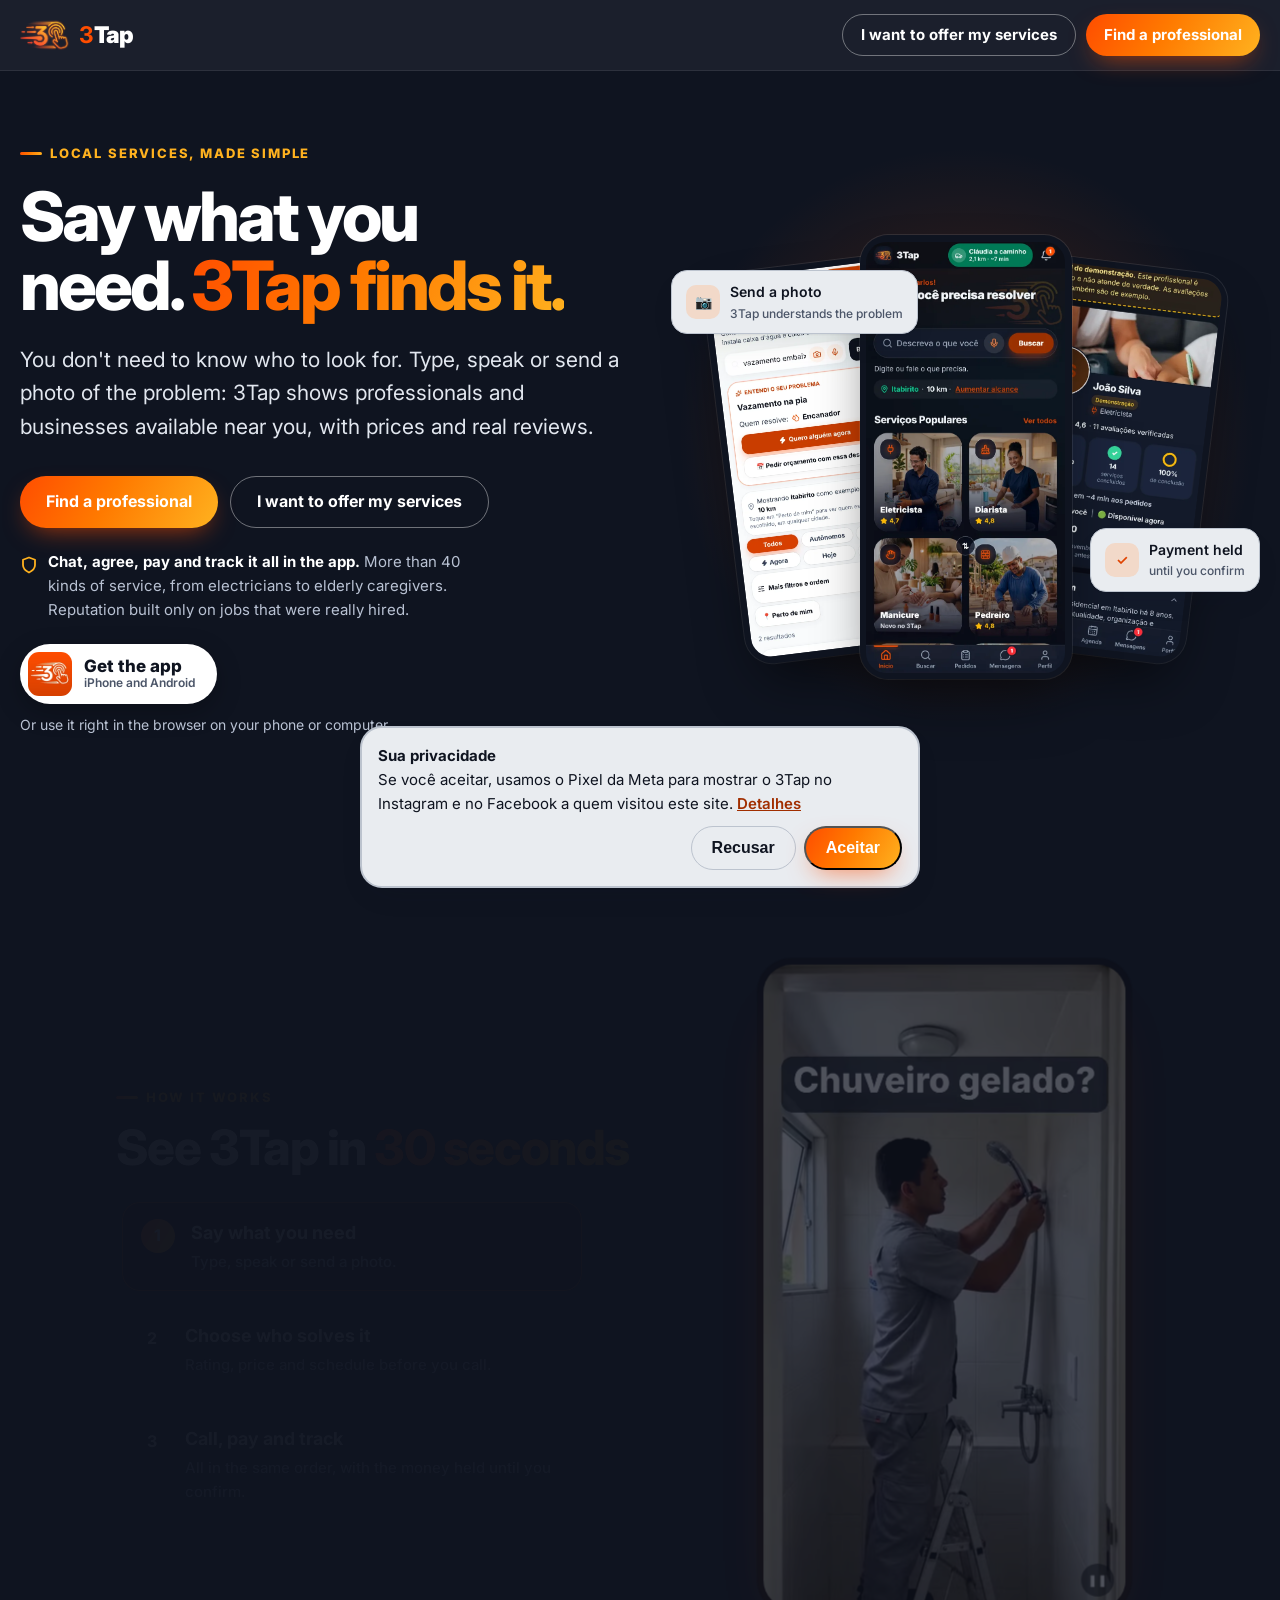
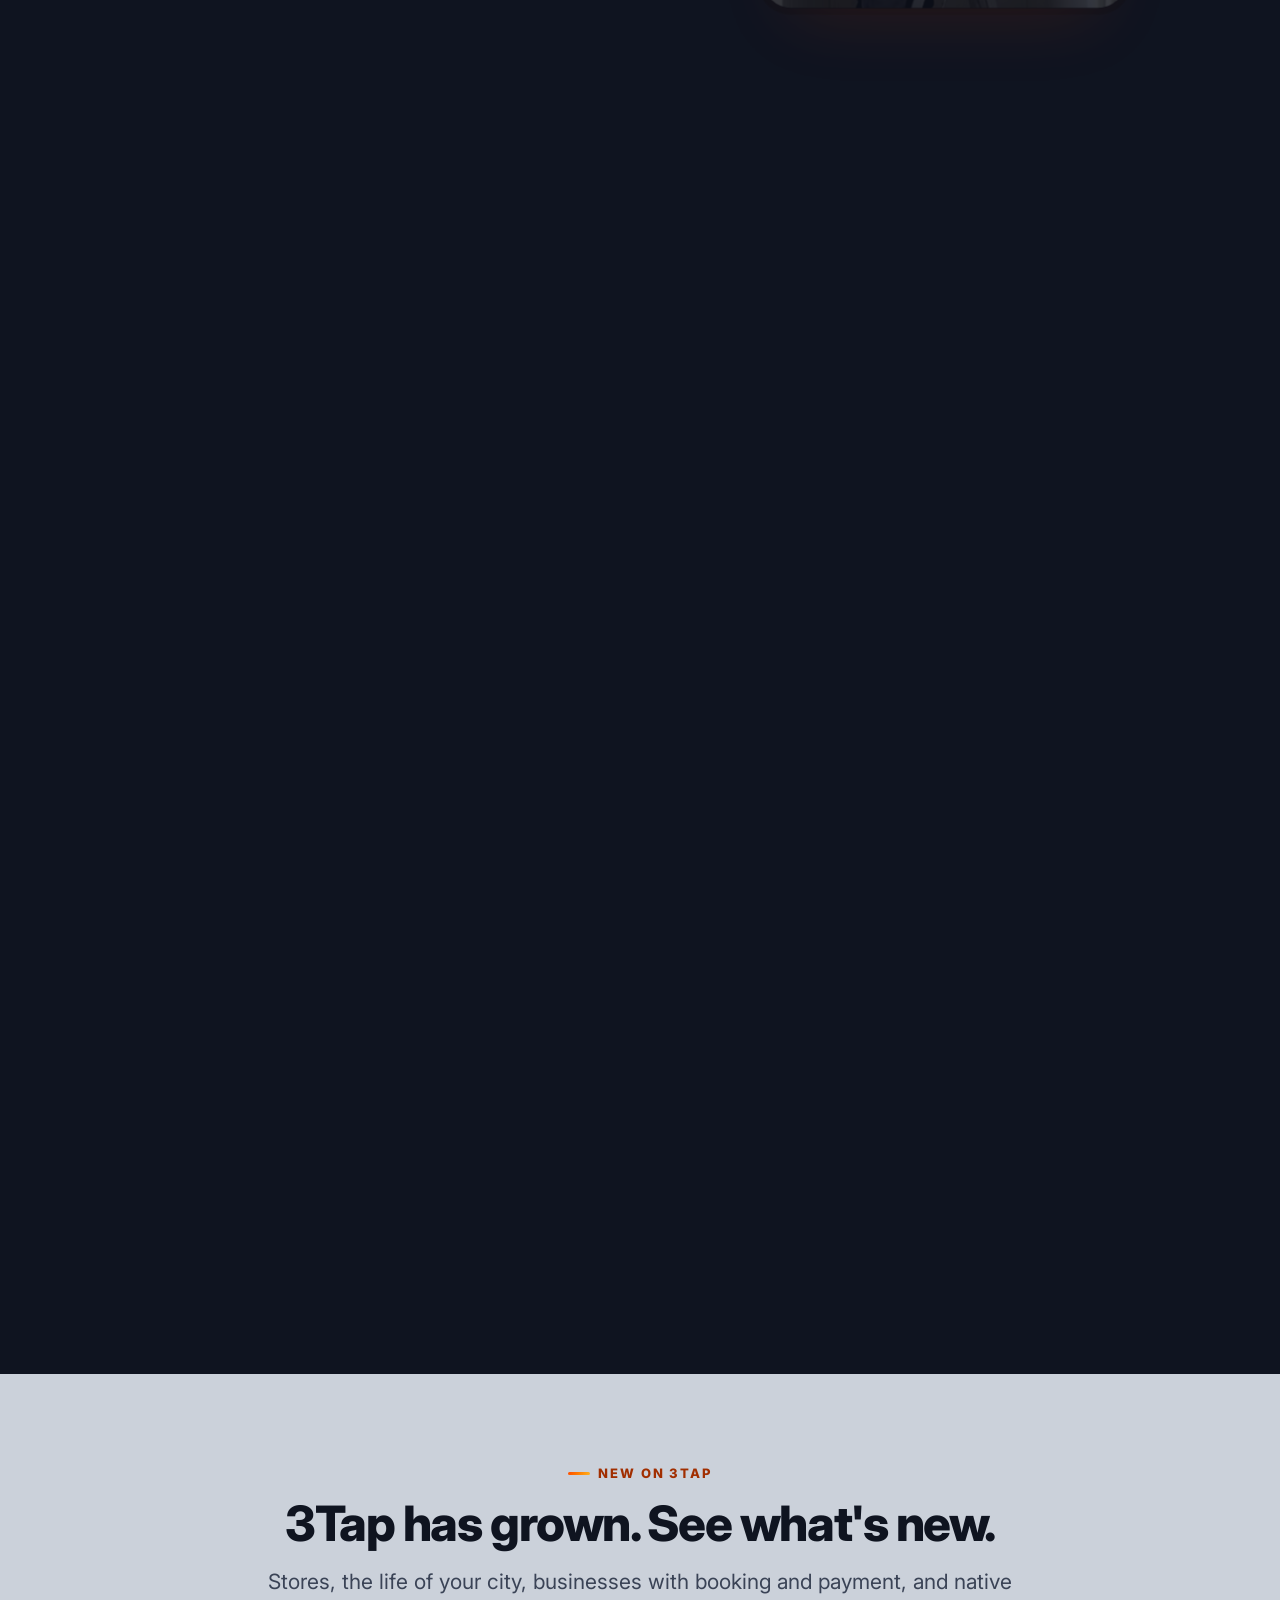
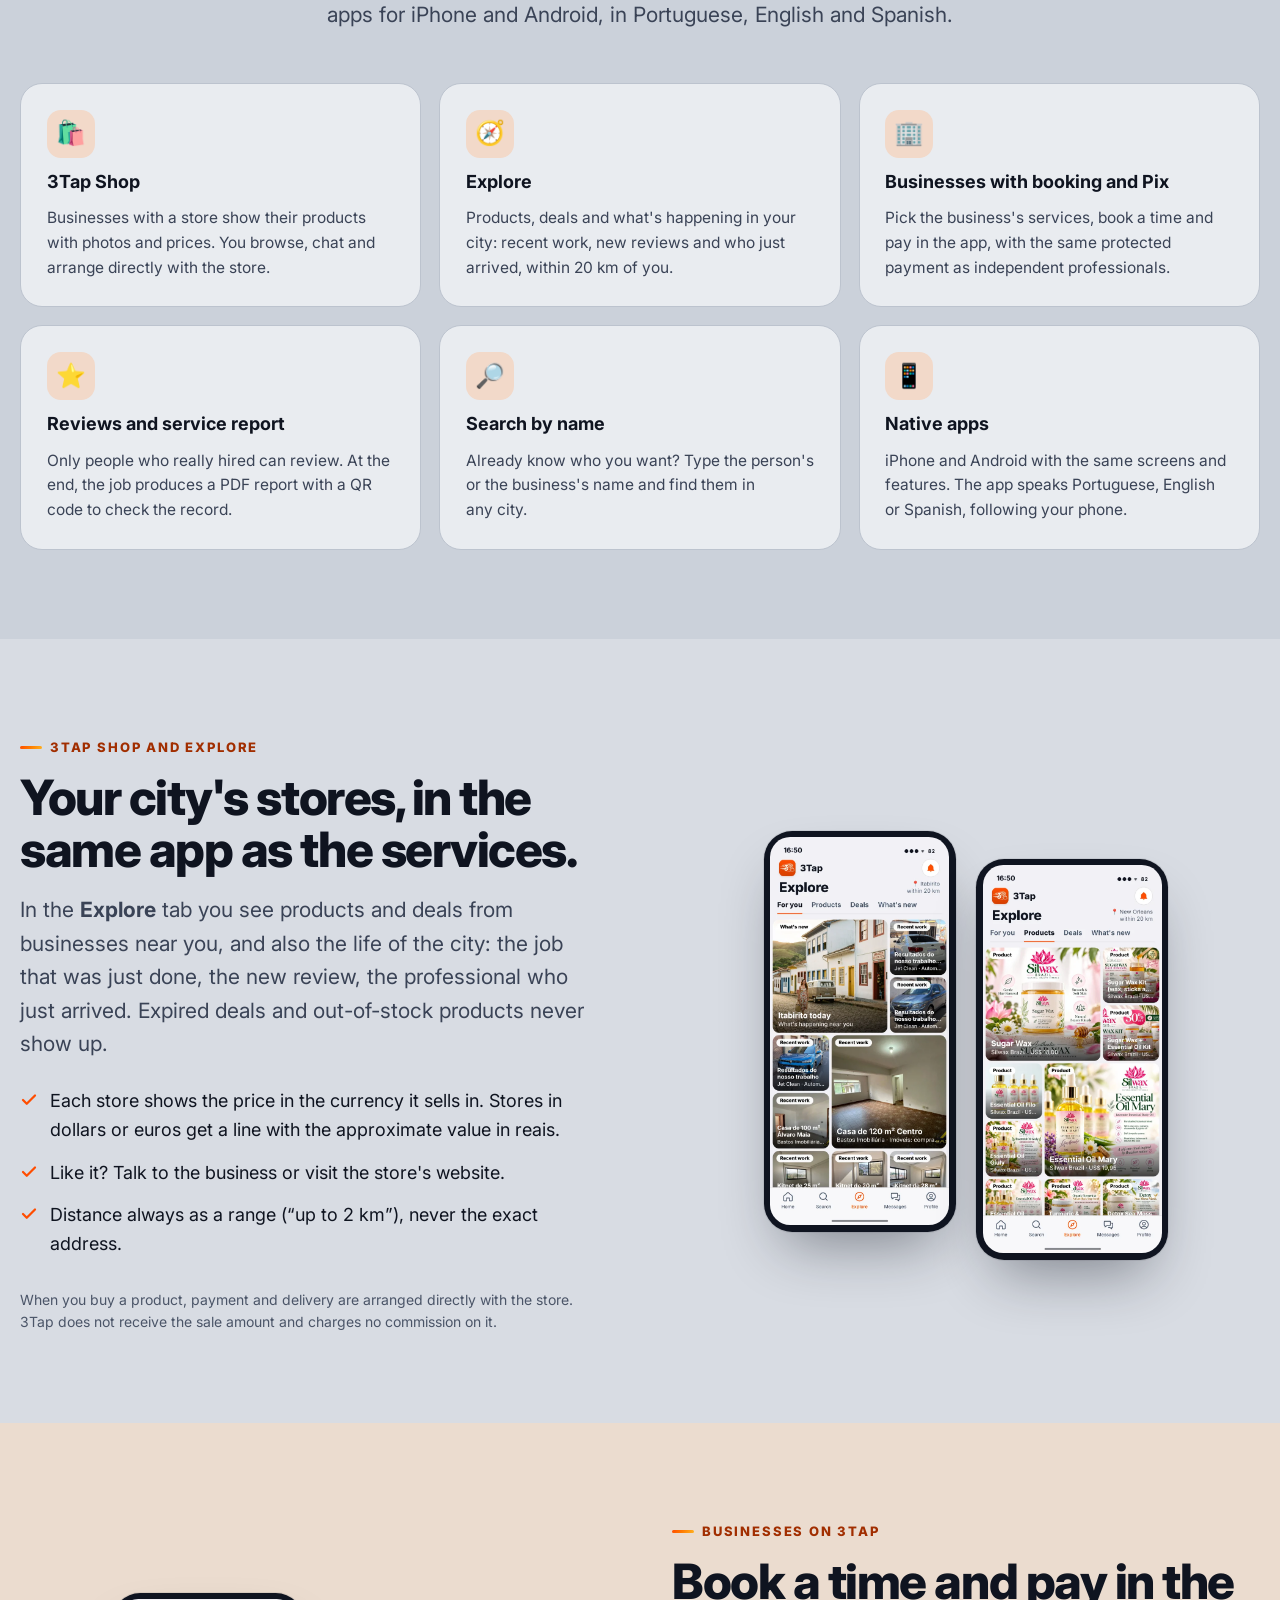
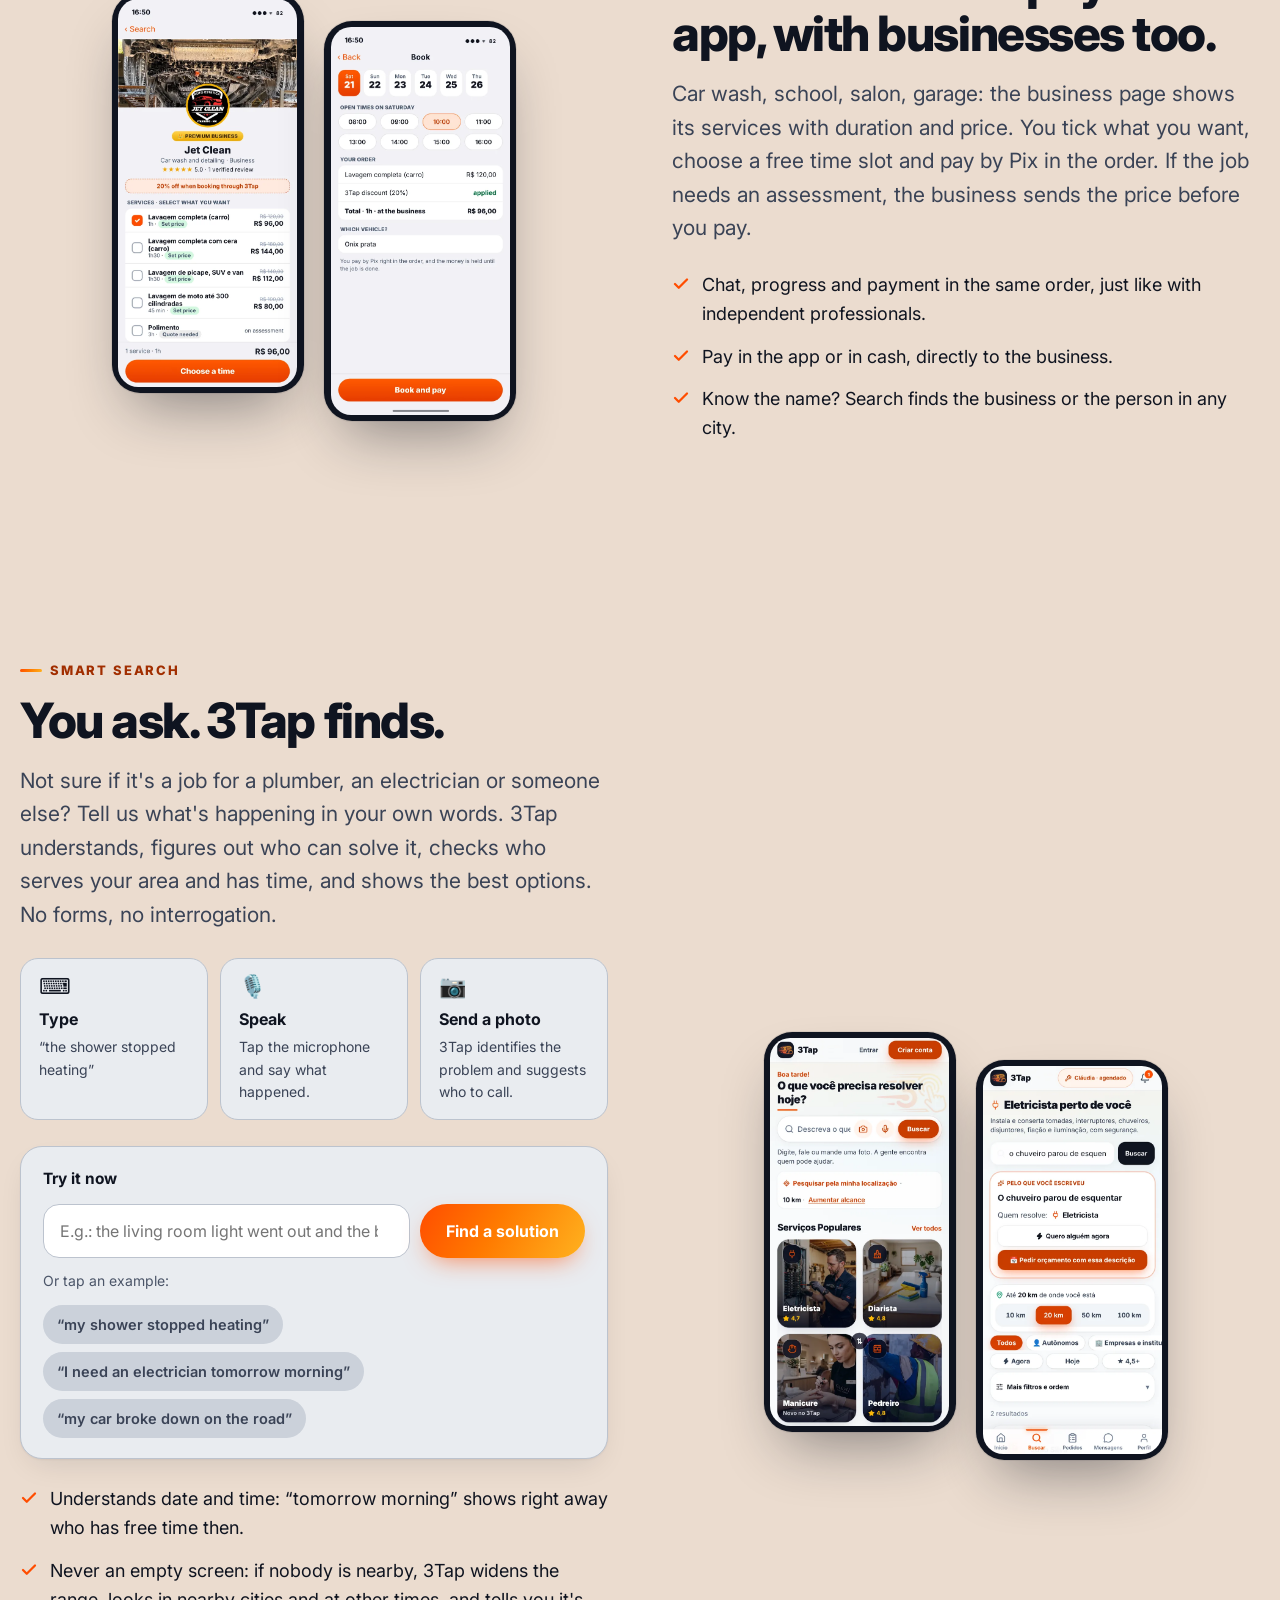
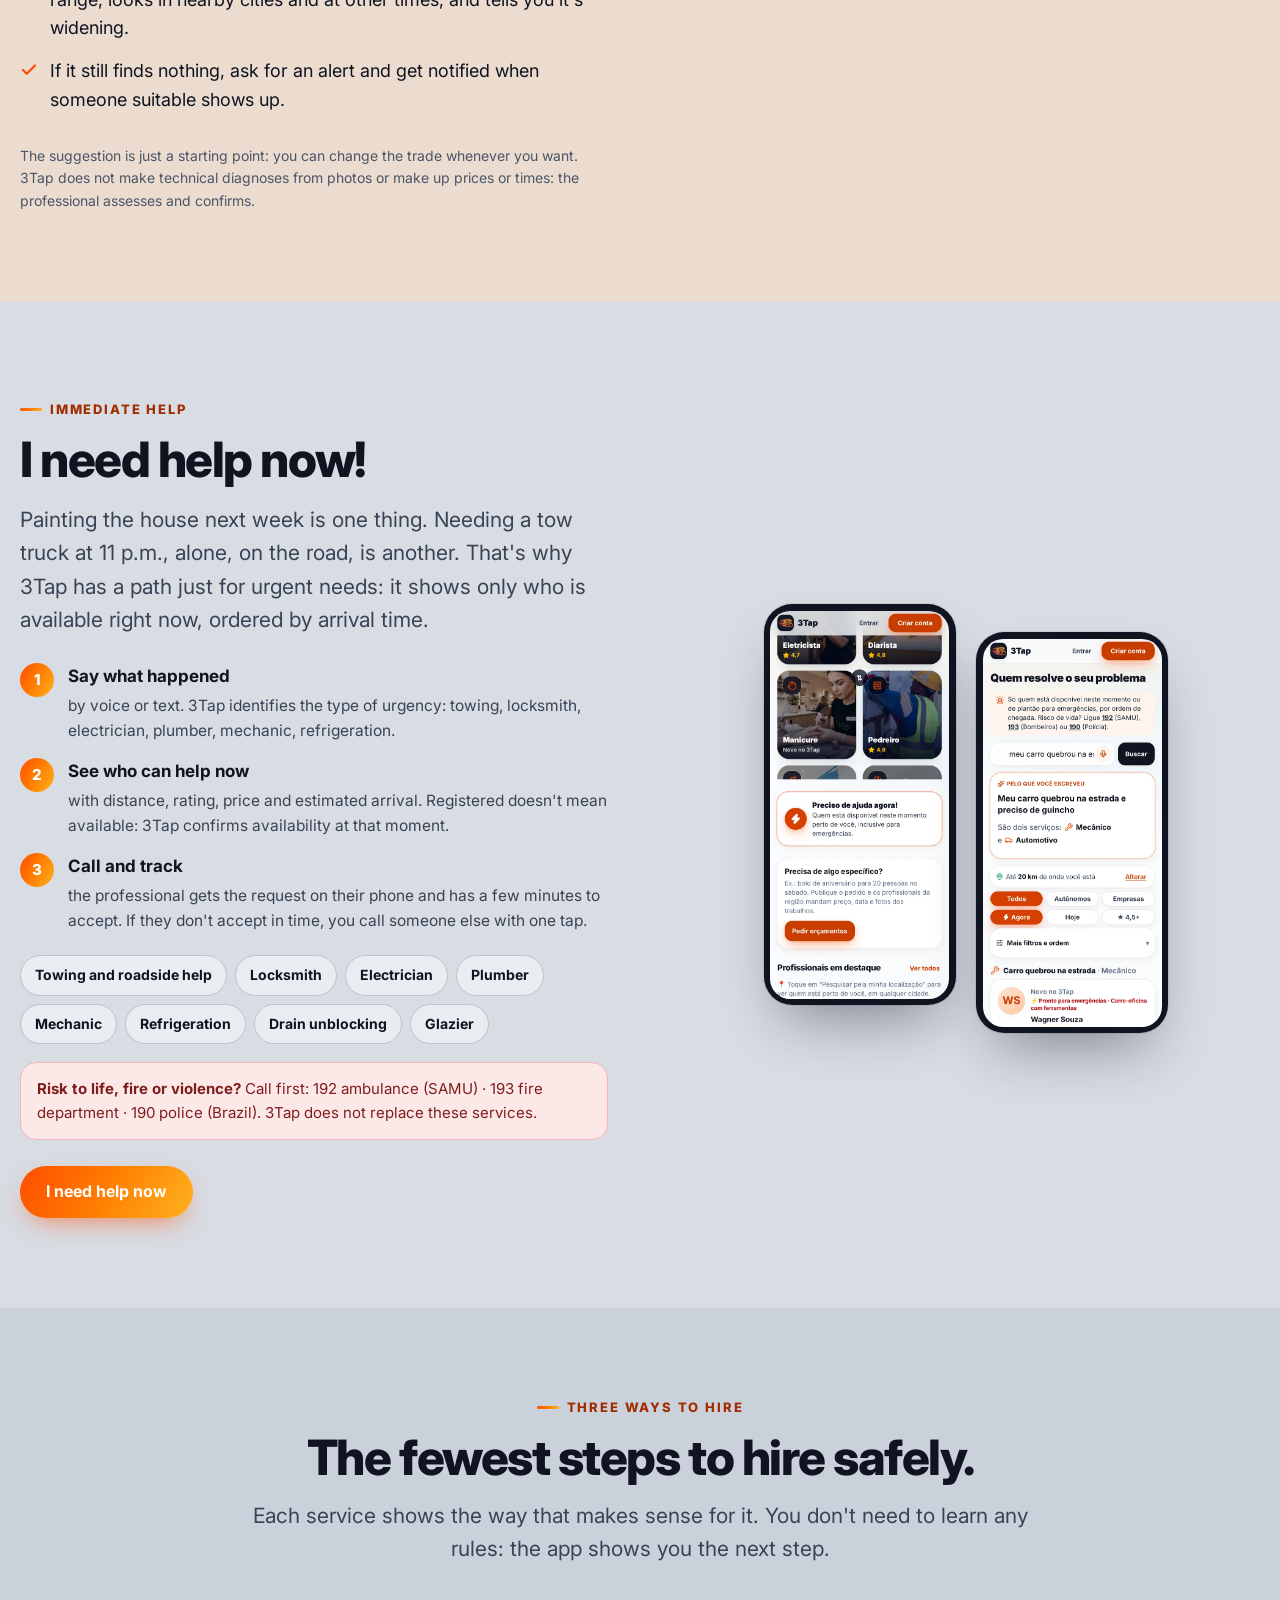
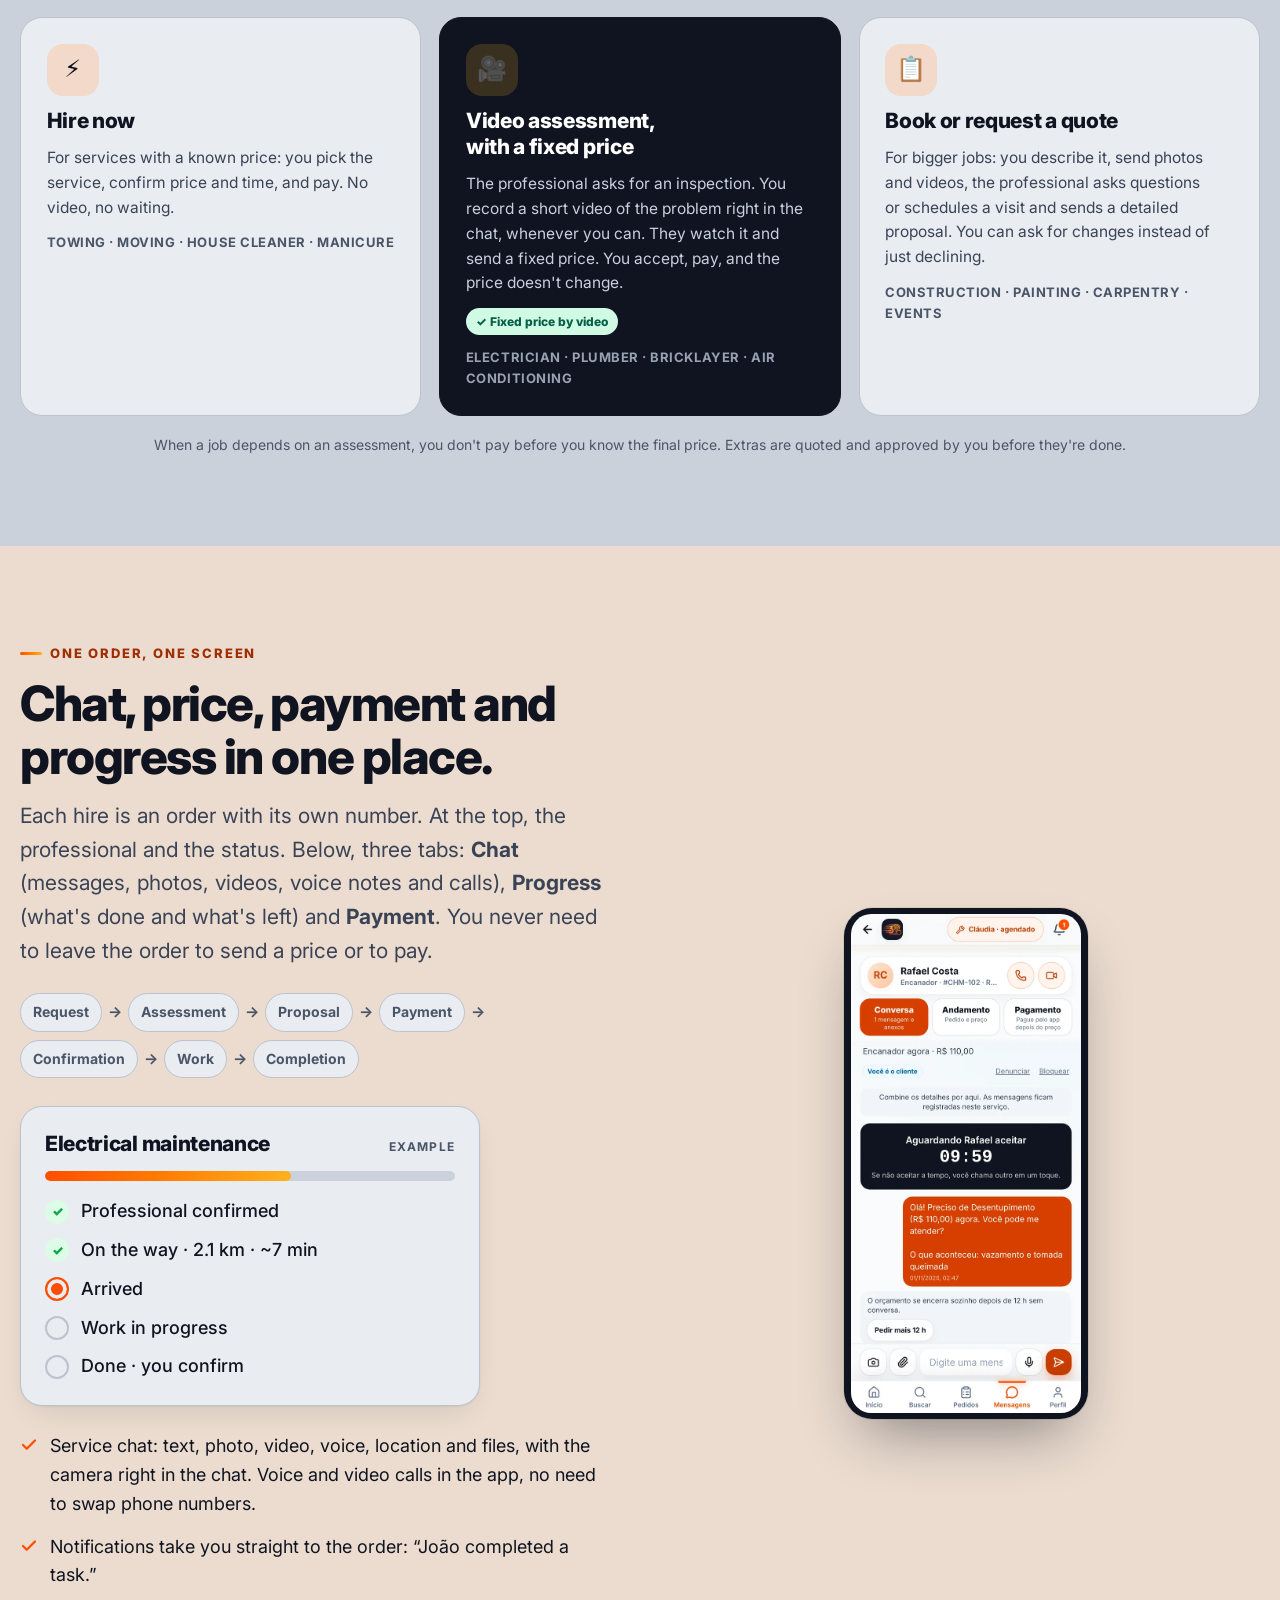
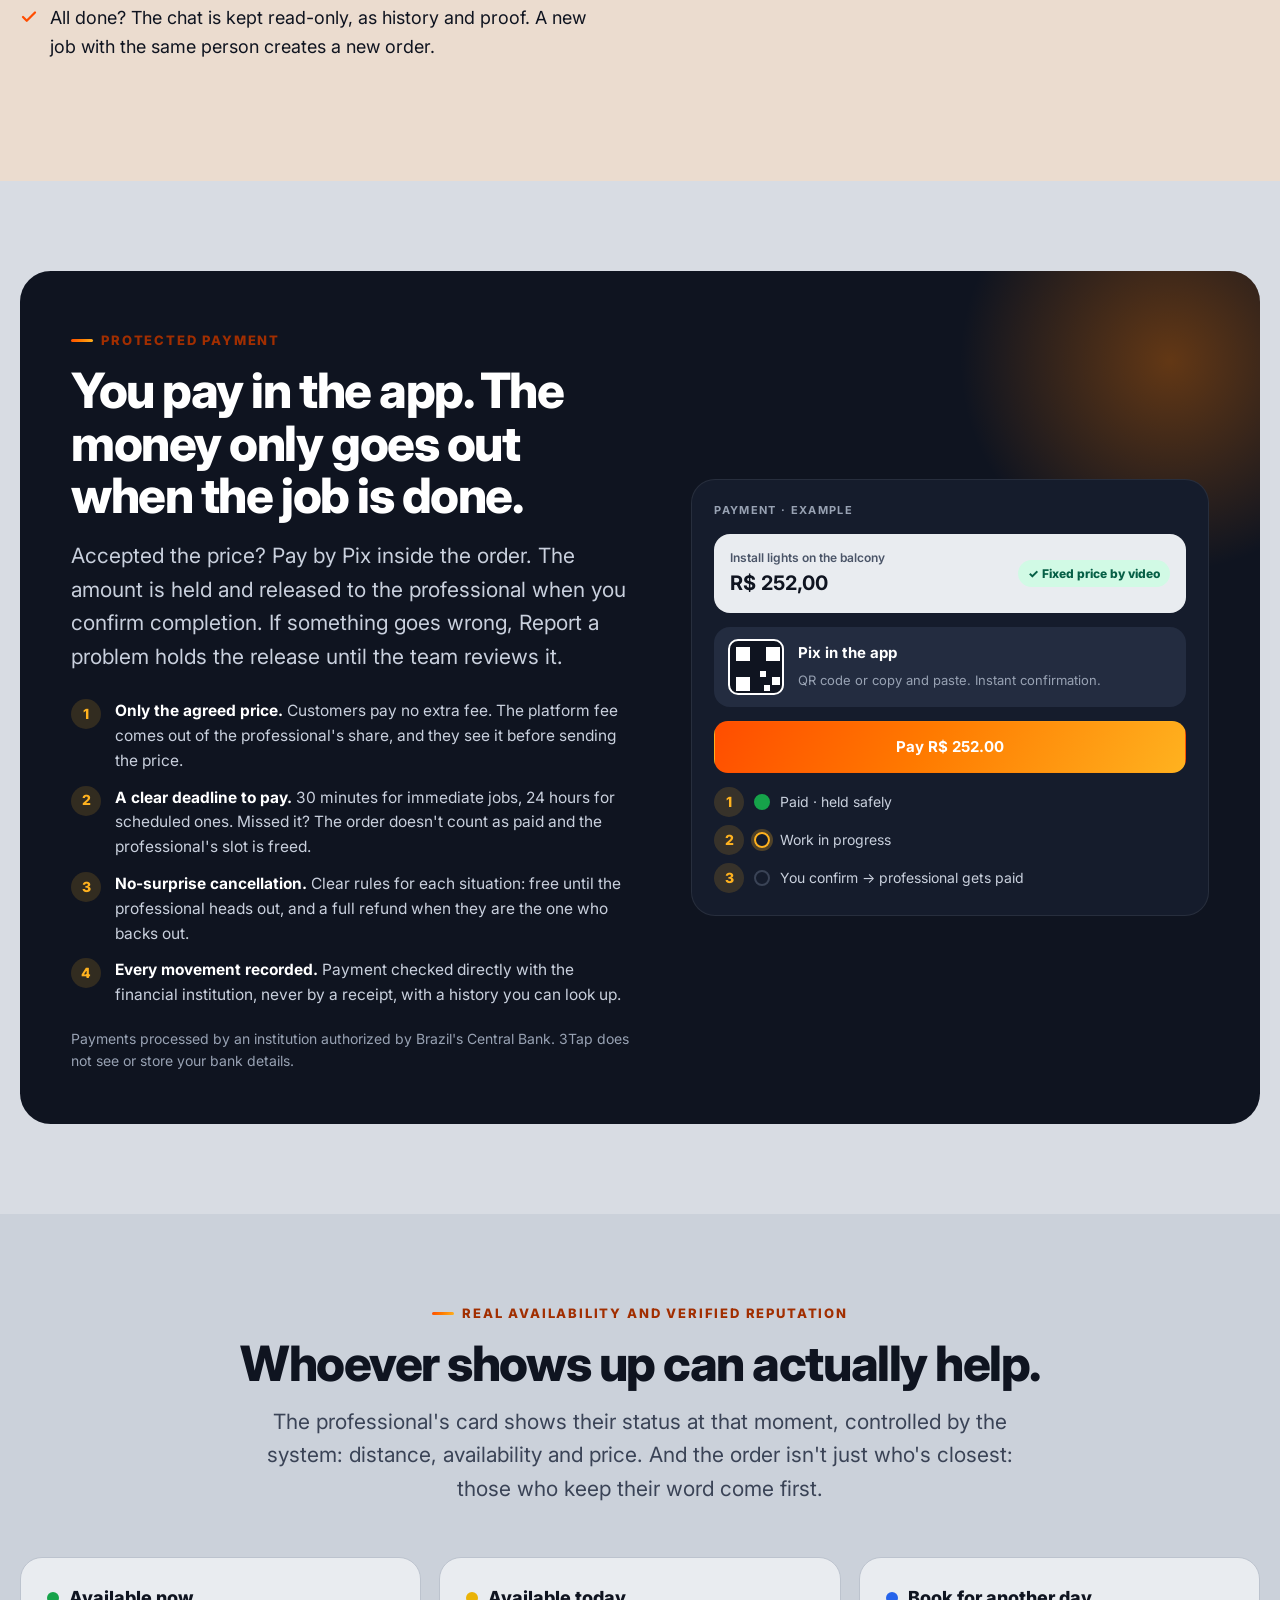
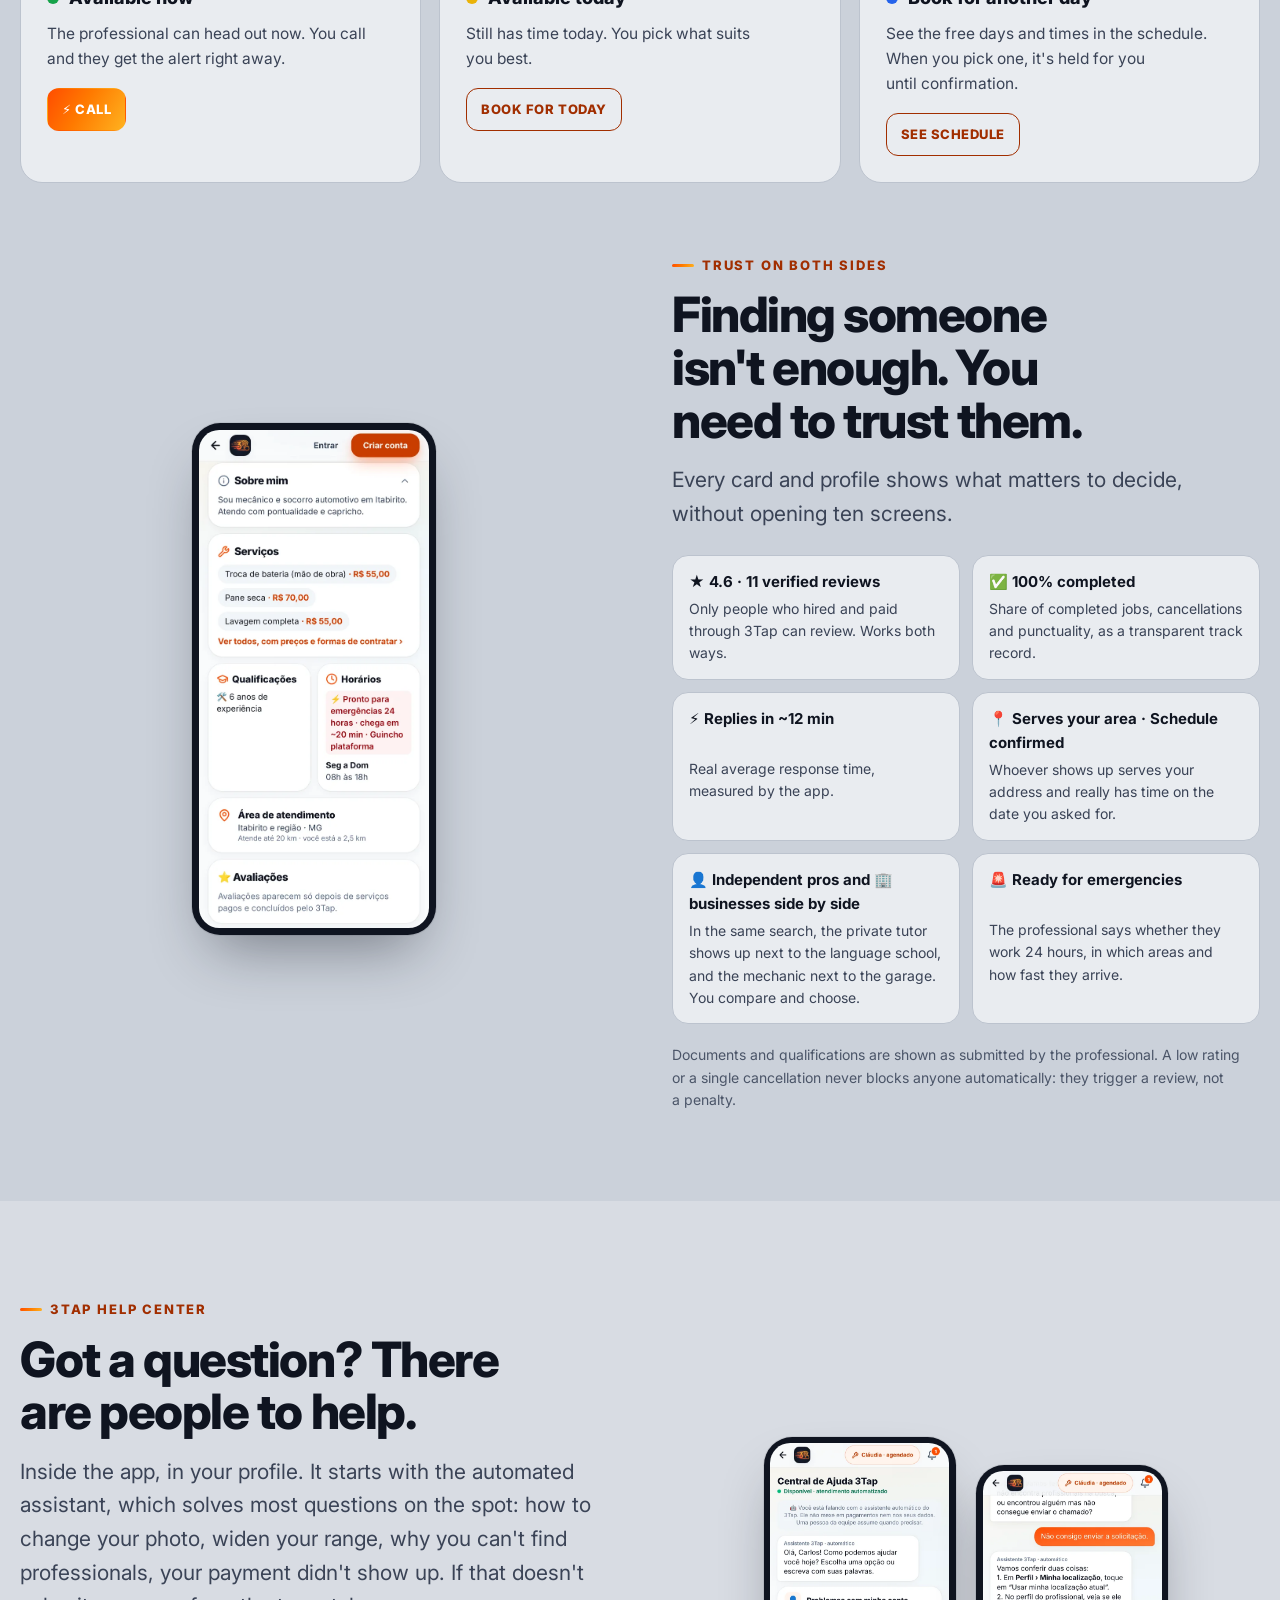
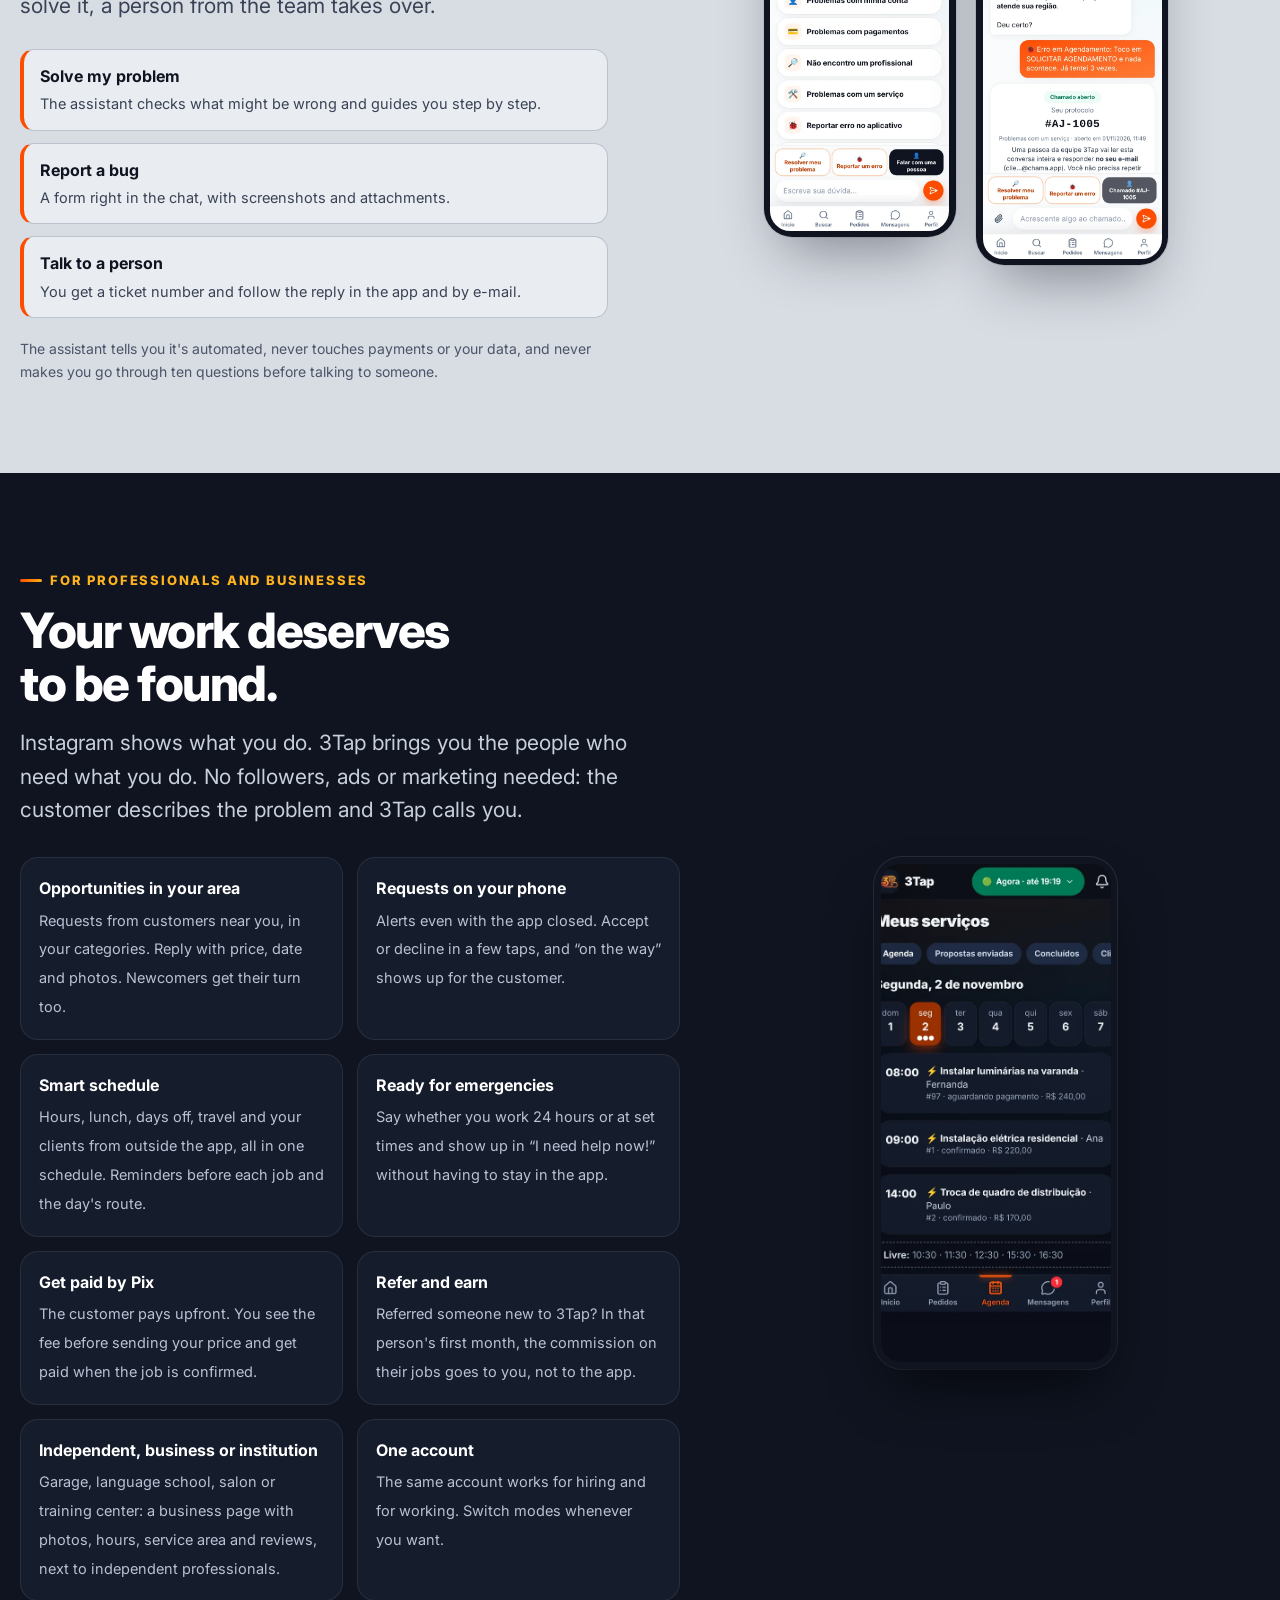
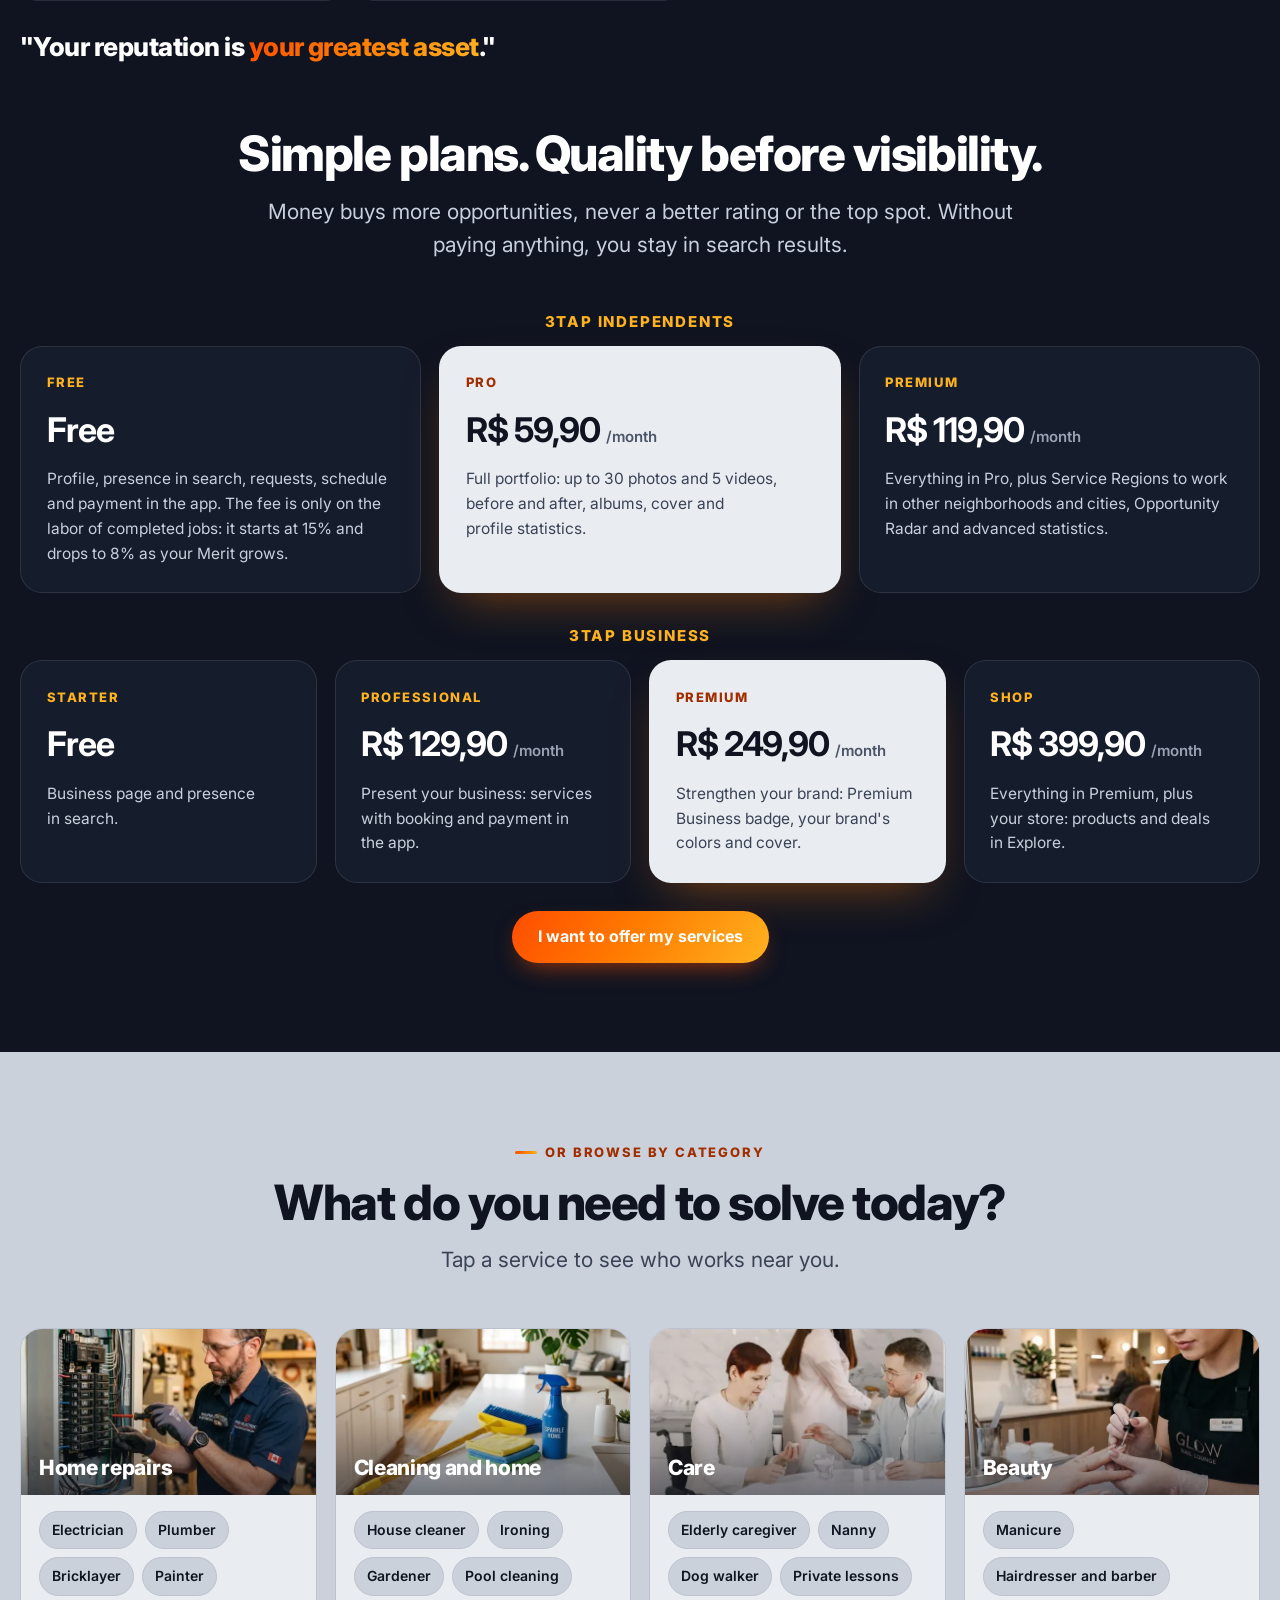
<file: es/index.html>
<!doctype html>
<html lang="es">
<head>
<meta charset="utf-8">
<script>(function(){try{if(/bot|crawl|spider|slurp|lighthouse|preview/i.test(navigator.userAgent))return;if(/[?&]lang=/.test(location.search))return;var l=((navigator.languages&&navigator.languages[0])||navigator.language||'pt').toLowerCase();var w=l.indexOf('pt')===0?'':(l.indexOf('es')===0?'es/':'en/');if(w!=='es/')location.replace('/'+w+location.hash);}catch(e){}})();</script>
<link rel="alternate" hreflang="pt-BR" href="https://3tapbrasil.com/">
<link rel="alternate" hreflang="en" href="https://3tapbrasil.com/en/">
<link rel="alternate" hreflang="es" href="https://3tapbrasil.com/es/">
<link rel="alternate" hreflang="x-default" href="https://3tapbrasil.com/en/">
<meta name="viewport" content="width=device-width, initial-scale=1, viewport-fit=cover">
<title>3Tap · Di lo que necesitas. 3Tap encuentra quién lo resuelve.</title>
<meta name="description" content="Escribe, habla o envía una foto del problema. 3Tap encuentra profesionales y empresas disponibles cerca de ti, con precio, reseñas verificadas y pago protegido por Pix. 3Tap: tocas y llegan.">
<meta name="theme-color" content="#0F1420">
<link rel="canonical" href="https://3tapbrasil.com/es/">
<meta property="og:title" content="3Tap · Di lo que necesitas. 3Tap encuentra quién lo resuelve.">
<meta property="og:description" content="Profesionales y empresas disponibles cerca de ti. Chat, precio, pago protegido y seguimiento en un solo pedido.">
<meta property="og:type" content="website">
<meta property="og:url" content="https://3tapbrasil.com/es/">
<meta property="og:image" content="https://3tapbrasil.com/marca/compartilhar.jpg">
<meta property="og:image:width" content="1200">
<meta property="og:image:height" content="630">
<meta name="twitter:card" content="summary_large_image">
<link rel="icon" type="image/png" sizes="32x32" href="../marca/icone-32.png">
<link rel="icon" type="image/png" sizes="48x48" href="../marca/icone-48.png">
<link rel="apple-touch-icon" sizes="180x180" href="../marca/icone-180.png">
<link rel="preconnect" href="https://fonts.googleapis.com">
<link rel="preconnect" href="https://fonts.gstatic.com" crossorigin>
<link href="https://fonts.googleapis.com/css2?family=Inter:wght@400;500;600;700;800;900&display=swap" rel="stylesheet">
<link rel="stylesheet" href="../estilo.css">
</head>
<body>

<header class="top">
  <div class="wrap nav">
    <a class="brand" href="#" aria-label="3Tap, inicio"><img src="../marca/emblema.png" alt="" width="40" height="30"><span><b>3</b>Tap</span></a>
    <nav class="nav-links" aria-label="Secciones">
      <a href="#diga">Di lo que necesitas</a>
      <a href="#novidades">Novedades</a>
      <a href="#agora">Ayuda ahora</a>
      <a href="#contratar">Cómo contratar</a>
      <a href="#pagamento">Pago</a>
      <a href="#profissionais">Para profesionales</a>
      <a href="#duvidas">Preguntas</a>
    </nav>
    <div class="nav-ctas">
      <a class="btn btn-line btn-sm" href="https://app.3tapbrasil.com/cadastro?tipo=prestador" data-cta="oferecer">Quiero ofrecer mis servicios</a>
      <a class="btn btn-primary btn-sm" href="https://app.3tapbrasil.com/buscar" data-cta="encontrar">Encontrar un profesional</a>
    </div>
  </div>
</header>

<main>

<!-- 1. Primeira tela -->
<section class="hero hero-dark">
  <div class="wrap hero-grid">
    <div>
      <span class="eyebrow">Servicios locales, sin complicaciones</span>
      <h1>Di lo que necesitas. <span class="grad-text">3Tap lo encuentra.</span></h1>
      <p class="lead">No necesitas saber a quién buscar. Escribe, habla o envía una foto del problema: 3Tap te muestra profesionales y empresas disponibles cerca de ti, con precio y reseñas reales.</p>
      <div class="ctas">
        <a class="btn btn-primary" href="https://app.3tapbrasil.com/buscar" data-cta="encontrar">Encontrar un profesional</a>
        <a class="btn btn-line" href="https://app.3tapbrasil.com/cadastro?tipo=prestador" data-cta="oferecer">Quiero ofrecer mis servicios</a>
      </div>
      <p class="hero-note"><svg width="18" height="18" viewBox="0 0 24 24" fill="none" stroke="currentColor" stroke-width="2.4" stroke-linecap="round" stroke-linejoin="round" aria-hidden="true"><path d="M12 22s8-4 8-10V5l-8-3-8 3v7c0 6 8 10 8 10z"/></svg><b>Conversa, acuerda, paga y sigue todo en la app.</b> Más de 40 tipos de servicio, de electricista a cuidador de personas mayores. Reputación construida solo con servicios contratados de verdad.</p>
      <div class="lojas" data-baixar>
        <a class="btn-app" href="../baixar/" data-cta="baixar-app"><img src="../img/lojas/icone-3tap.webp" alt="" width="44" height="44"><span><b>Descarga la app</b><small data-plat>iPhone y Android</small></span></a>
        <div class="lojas-pc" hidden>
          <img class="lojas-qr" src="../img/lojas/qr-baixar.svg" alt="Código QR para descargar 3Tap" width="132" height="132" loading="lazy">
          <div><p><b>Apunta la cámara del celular.</b> El código abre la tienda correcta para tu equipo.</p><p class="lojas-links"><a href="https://apps.apple.com/app/apple-store/id6827356333?pt=129686360&amp;ct=site&amp;mt=8" data-cta="app-store">App Store (iPhone)</a> · <a href="../android/3tap.apk" download data-cta="apk">Android (APK)</a></p></div>
        </div>
        <details class="apk-passos" hidden><summary>Cómo instalar en Android</summary><ol><li>Toca <b>Descarga la app</b>. Si el navegador avisa sobre el archivo, toca <b>Descargar de todos modos</b>.</li><li>Abre el archivo <b>3tap.apk</b>, desde la notificación o la carpeta Descargas.</li><li>Si aparece “Por seguridad, tu teléfono no puede instalar apps de esta fuente”, toca <b>Ajustes</b>, activa <b>Permitir desde esta fuente</b> y vuelve.</li><li>Toca <b>Instalar</b> y luego <b>Abrir</b>.</li></ol><p>Cuando 3Tap llegue a Google Play, desinstala esta versión antes de instalar desde la tienda. Para suscribirte a un plan de profesional, usa el sitio web por ahora.</p></details>
        <p class="lojas-nota">O úsalo directamente en el navegador del celular o de la computadora.</p>
      </div>
    </div>
    <div class="phones" aria-label="Pantallas de la app 3Tap">
      <figure class="phone"><img src="../img/telas/foto.webp" alt="3Tap entendiendo una foto: limpieza de rejilla de ventilación, lo resuelve el instalador de aire acondicionado, con rango de precio de referencia" width="585" height="1266" fetchpriority="high"></figure>
      <figure class="phone"><img src="../img/telas/inicio-escuro.webp" alt="Pantalla de inicio de 3Tap: ¿Qué necesitas resolver hoy?, búsqueda por texto o voz, ubicación y servicios populares, con el profesional en camino arriba" width="585" height="1266" fetchpriority="high"></figure>
      <figure class="phone"><img src="../img/telas/perfil-escuro.webp" alt="Perfil de un electricista en 3Tap: nota 4,6 con 11 reseñas verificadas, 14 servicios concluidos, 100% de conclusión, responde en 4 minutos, disponible ahora" width="585" height="1266"></figure>
      <div class="tag t1"><i>📷</i><div>Envía una foto<small>3Tap entiende el problema</small></div></div>
      <div class="tag t2"><i>✓</i><div>Pago guardado<small>hasta que confirmes</small></div></div>
    </div>
  </div>
</section>

<!-- 1b. Vídeo: como usar (aparece ao rolar e vai fechando) -->
<section class="tour" id="como-usar" aria-label="Video: cómo usar 3Tap">
  <div class="tour-pin">
    <div class="wrap tour-grid">
      <div class="tour-text">
        <span class="eyebrow">Cómo funciona</span>
        <h2>Mira 3Tap en <span class="grad-text">30 segundos</span></h2>
        <ol class="tour-steps">
          <li data-ate="9"><b>1</b><div>Di lo que necesitas<small>Escribe, habla o envía una foto.</small></div></li>
          <li data-ate="12.4"><b>2</b><div>Elige quién lo resuelve<small>Nota, precio y agenda antes de llamar.</small></div></li>
          <li data-ate="99"><b>3</b><div>Llama, paga y sigue<small>Todo en el mismo pedido, con el dinero guardado hasta que confirmes.</small></div></li>
        </ol>
      </div>
      <figure class="tour-video">
        <video muted playsinline loop preload="metadata" poster="../video/como-usar-3tap-capa.jpg" aria-label="Demostración: el cliente describe el problema, 3Tap muestra quién lo resuelve, el cliente llama, paga en la app y sigue al profesional en camino">
          <source src="../video/como-usar-3tap.webm" type="video/webm">
          <source src="../video/como-usar-3tap.mp4" type="video/mp4">
        </video>
        <button class="tour-play" type="button" aria-label="Pausar el video">❚❚</button>
      </figure>
    </div>
  </div>
</section>

<!-- 1c. Novidades -->
<section class="band-soft" id="novidades">
  <div class="wrap">
    <div class="sec-head center">
      <span class="eyebrow">Nuevo en 3Tap</span>
      <h2>3Tap creció. Mira lo que llegó.</h2>
      <p class="lead">Tiendas, la vida de tu ciudad, empresas con agenda y pago, y apps nativas para iPhone y Android, en portugués, inglés y español.</p>
    </div>
    <div class="cards news">
      <a class="card" href="#shop"><span class="ic">🛍️</span><b>3Tap Shop</b><p>Las empresas con tienda muestran sus productos con fotos y precio. Tú miras, conversas y acuerdas directamente con la tienda.</p></a>
      <a class="card" href="#shop"><span class="ic">🧭</span><b>Explorar</b><p>Productos, ofertas y lo que pasa en tu ciudad: trabajos recientes, reseñas nuevas y quién acaba de llegar, hasta 20 km de ti.</p></a>
      <a class="card" href="#empresas"><span class="ic">🏢</span><b>Empresas con agenda y Pix</b><p>Elige los servicios de la empresa, reserva el horario y paga en la app, con el mismo pago protegido de los autónomos.</p></a>
      <a class="card" href="#confianca"><span class="ic">⭐</span><b>Reseñas e informe</b><p>Solo reseña quien contrató de verdad. Al final, el servicio genera un informe en PDF con código QR para verificar el registro.</p></a>
      <a class="card" href="#diga"><span class="ic">🔎</span><b>Búsqueda por nombre</b><p>¿Ya sabes a quién quieres? Escribe el nombre de la persona o de la empresa y encuéntrala en cualquier ciudad.</p></a>
      <a class="card" href="../baixar/"><span class="ic">📱</span><b>Apps nativas</b><p>iPhone y Android con las mismas pantallas y funciones. La app habla portugués, inglés o español, según tu celular.</p></a>
    </div>
  </div>
</section>

<!-- 1d. 3Tap Shop e Explorar -->
<section id="shop">
  <div class="wrap split">
    <div>
      <span class="eyebrow">3Tap Shop y Explorar</span>
      <h2 style="margin:14px 0 16px">Las tiendas de la ciudad, en la misma app de los servicios.</h2>
      <p class="lead">En la pestaña <b>Explorar</b> ves los productos y las ofertas de las empresas cerca de ti, y también la vida de la ciudad: el trabajo que se acaba de hacer, la reseña nueva, el profesional que llegó. Nunca aparece una oferta vencida ni un producto sin stock.</p>
      <ul class="points">
        <li><svg width="18" height="18" viewBox="0 0 24 24" fill="none" stroke="currentColor" stroke-width="3" stroke-linecap="round" stroke-linejoin="round" aria-hidden="true"><path d="M20 6 9 17l-5-5"/></svg>Cada tienda muestra el precio en la moneda en que vende. Las tiendas en dólares o euros tienen una línea con el valor aproximado en reales.</li>
        <li><svg width="18" height="18" viewBox="0 0 24 24" fill="none" stroke="currentColor" stroke-width="3" stroke-linecap="round" stroke-linejoin="round" aria-hidden="true"><path d="M20 6 9 17l-5-5"/></svg>¿Te gustó? Habla con la empresa o ve al sitio de la tienda.</li>
        <li><svg width="18" height="18" viewBox="0 0 24 24" fill="none" stroke="currentColor" stroke-width="3" stroke-linecap="round" stroke-linejoin="round" aria-hidden="true"><path d="M20 6 9 17l-5-5"/></svg>Distancia siempre en rangos (&ldquo;hasta 2 km&rdquo;), nunca la dirección exacta.</li>
      </ul>
      <p class="fine">En la compra de productos, el pago y la entrega se acuerdan directamente con la tienda. 3Tap no recibe el valor de la venta ni cobra comisión sobre ella.</p>
    </div>
    <div class="media pair">
      <figure class="phone"><img src="../img/telas/es/explorar-cidade.webp" alt="Pestaña Explorar de 3Tap en iPhone: la vida de la ciudad, con trabajos recientes de empresas de Itabirito" width="585" height="1266" loading="lazy"></figure>
      <figure class="phone"><img src="../img/telas/es/explorar-produtos.webp" alt="Pestaña Explorar de 3Tap en iPhone, en Productos: vitrina de Silwax Brazil con Sugar Wax, kits y aceites esenciales" width="585" height="1266" loading="lazy"></figure>
    </div>
  </div>
</section>

<!-- 1e. Empresas: agenda e pagamento -->
<section class="band-warm" id="empresas">
  <div class="wrap split rev">
    <div>
      <span class="eyebrow">Empresas en 3Tap</span>
      <h2 style="margin:14px 0 16px">Reserva el horario y paga en la app, también con empresas.</h2>
      <p class="lead">Lavadero, escuela, salón, taller: la página de la empresa muestra los servicios con duración y precio. Marcas lo que quieres, eliges el horario libre y pagas por Pix en el pedido. Si el servicio necesita evaluación, la empresa envía el valor antes de que pagues.</p>
      <ul class="points">
        <li><svg width="18" height="18" viewBox="0 0 24 24" fill="none" stroke="currentColor" stroke-width="3" stroke-linecap="round" stroke-linejoin="round" aria-hidden="true"><path d="M20 6 9 17l-5-5"/></svg>Chat, avance y pago en el mismo pedido, igual que con los autónomos.</li>
        <li><svg width="18" height="18" viewBox="0 0 24 24" fill="none" stroke="currentColor" stroke-width="3" stroke-linecap="round" stroke-linejoin="round" aria-hidden="true"><path d="M20 6 9 17l-5-5"/></svg>Paga en la app o en efectivo, directamente a la empresa.</li>
        <li><svg width="18" height="18" viewBox="0 0 24 24" fill="none" stroke="currentColor" stroke-width="3" stroke-linecap="round" stroke-linejoin="round" aria-hidden="true"><path d="M20 6 9 17l-5-5"/></svg>¿Sabes el nombre? La búsqueda encuentra la empresa o la persona en cualquier ciudad.</li>
      </ul>
    </div>
    <div class="media pair">
      <figure class="phone"><img src="../img/telas/es/empresa.webp" alt="Página de Jet Clean en la app de 3Tap: sello Empresa Premium, 20% de descuento reservando por 3Tap y la lista de servicios con duración y precio para marcar" width="585" height="1266" loading="lazy"></figure>
      <figure class="phone"><img src="../img/telas/es/agendar.webp" alt="Pantalla Reservar de 3Tap: días de la semana, horarios libres, el pedido con el descuento aplicado y el botón Reservar y pagar" width="585" height="1266" loading="lazy"></figure>
    </div>
  </div>
</section>

<!-- 2. Diga o que precisa -->
<section class="band-warm" id="diga">
  <div class="wrap split">
    <div>
      <span class="eyebrow">Búsqueda inteligente</span>
      <h2 style="margin:14px 0 16px">Tú pides. 3Tap encuentra.</h2>
      <p class="lead">¿No sabes si es cosa de plomero, electricista u otro especialista? Cuenta lo que pasa a tu manera. 3Tap entiende, descubre quién lo resuelve, verifica quién atiende tu zona y tiene horario, y muestra las mejores opciones. Sin formularios, sin interrogatorios.</p>
      <div class="modes" aria-label="Tres formas de buscar">
        <div><i>⌨️</i><b>Escribe</b><span>&ldquo;la ducha dejó de calentar&rdquo;</span></div>
        <div><i>🎙️</i><b>Habla</b><span>Toca el micrófono y cuenta lo que pasó.</span></div>
        <div><i>📷</i><b>Envía una foto</b><span>3Tap identifica el problema y sugiere a quién llamar.</span></div>
      </div>
      <form class="ask ask-form" action="https://app.3tapbrasil.com/buscar" method="get" role="search" data-cta="busca">
        <label for="q">Pruébalo ahora</label>
        <div class="row"><input id="q" name="q" type="search" placeholder="Ej.: se fue la luz de la sala y el disyuntor salta" autocomplete="off" enterkeyhint="search"><button class="btn btn-primary" type="submit">Encontrar una solución</button></div>
        <p class="ex-t">O toca un ejemplo:</p>
        <div class="ex"><a href="https://app.3tapbrasil.com/buscar?q=meu+chuveiro+parou+de+esquentar" data-cta="exemplo">&ldquo;mi ducha dejó de calentar&rdquo;</a><a href="https://app.3tapbrasil.com/buscar?q=preciso+de+um+eletricista+amanh%C3%A3+de+manh%C3%A3" data-cta="exemplo">&ldquo;necesito un electricista mañana por la mañana&rdquo;</a><a href="https://app.3tapbrasil.com/buscar?q=meu+carro+quebrou+na+estrada" data-cta="exemplo">&ldquo;mi carro se averió en la carretera&rdquo;</a></div>
      </form>
      <ul class="points">
        <li><svg width="18" height="18" viewBox="0 0 24 24" fill="none" stroke="currentColor" stroke-width="3" stroke-linecap="round" stroke-linejoin="round" aria-hidden="true"><path d="M20 6 9 17l-5-5"/></svg>Entiende fecha y hora: &ldquo;mañana por la mañana&rdquo; muestra enseguida quién tiene agenda libre en ese horario.</li>
        <li><svg width="18" height="18" viewBox="0 0 24 24" fill="none" stroke="currentColor" stroke-width="3" stroke-linecap="round" stroke-linejoin="round" aria-hidden="true"><path d="M20 6 9 17l-5-5"/></svg>Nunca una pantalla vacía: si no hay nadie cerca, 3Tap amplía el alcance, busca en ciudades vecinas y otros horarios, y avisa que está ampliando.</li>
        <li><svg width="18" height="18" viewBox="0 0 24 24" fill="none" stroke="currentColor" stroke-width="3" stroke-linecap="round" stroke-linejoin="round" aria-hidden="true"><path d="M20 6 9 17l-5-5"/></svg>Si aun así no encuentra, pides un aviso y recibes una notificación cuando aparezca alguien compatible.</li>
      </ul>
      <p class="fine">La indicación es una sugerencia para empezar: puedes cambiar la profesión cuando quieras. 3Tap no hace diagnósticos técnicos por foto ni inventa precios u horarios: quien evalúa y confirma es el profesional.</p>
    </div>
    <div class="pair" aria-label="Pantallas de la búsqueda inteligente">
      <figure class="phone"><img src="../img/telas/inicio-foto.webp" alt="Pantalla de inicio de 3Tap con búsqueda por texto, cámara y micrófono: Escribe, habla o envía una foto" width="585" height="1266" loading="lazy"></figure>
      <figure class="phone"><img src="../img/telas/entendi.webp" alt="3Tap entendiendo &#x27;la ducha dejó de calentar&#x27;: lo resuelve el electricista, con los botones Quiero a alguien ahora y Pedir presupuesto con esta descripción" width="585" height="1266" loading="lazy"></figure>
    </div>
  </div>
</section>

<!-- 3. Preciso de ajuda agora -->
<section id="agora">
  <div class="wrap split rev">
    <div>
      <span class="eyebrow">Atención inmediata</span>
      <h2 style="margin:14px 0 16px">¡Necesito ayuda ahora!</h2>
      <p class="lead">Pintar la casa la semana que viene es una cosa. Necesitar una grúa a las 23 h, solo, en la carretera, es otra. Por eso 3Tap tiene un camino solo para urgencias: muestra únicamente a quien está disponible en este momento, por orden de llegada.</p>
      <ol class="how">
        <li><b>Cuenta lo que pasó</b><span>por voz o texto. 3Tap identifica el tipo de urgencia: grúa, cerrajero, electricista, plomero, mecánico, refrigeración.</span></li>
        <li><b>Mira quién puede atender ahora</b><span>con distancia, nota, precio y tiempo estimado de llegada. Registrado no es lo mismo que disponible: 3Tap confirma la disponibilidad en ese momento.</span></li>
        <li><b>Llama y sigue</b><span>el profesional recibe el llamado en el celular y tiene pocos minutos para aceptar. Si no acepta a tiempo, llamas a otro con un toque.</span></li>
      </ol>
      <div class="urgent-chips" aria-label="Urgencias más comunes"><span>Grúa y auxilio</span><span>Cerrajero</span><span>Electricista</span><span>Plomero</span><span>Mecánico</span><span>Refrigeración</span><span>Destapador</span><span>Vidriero</span></div>
      <p class="safety"><b>¿Riesgo de vida, incendio o violencia?</b> Llama antes que nada: 192 SAMU · 193 Bomberos · 190 Policía (Brasil). 3Tap no sustituye estos servicios.</p>
      <div class="ctas"><a class="btn btn-primary" href="https://app.3tapbrasil.com/agora" data-cta="agora">Necesito ayuda ahora</a></div>
    </div>
    <div class="pair" aria-label="Pantallas de Necesito ayuda ahora">
      <figure class="phone"><img src="../img/telas/ajuda-agora.webp" alt="Pantalla ¿Necesitas ayuda ahora? de 3Tap: habla o escribe lo que pasó, botón Encontrar ayuda ahora y atajos para grúa, cerrajero, electricista, plomero, mecánico y refrigeración" width="585" height="1266" loading="lazy"></figure>
      <figure class="phone"><img src="../img/telas/plantao.webp" alt="Resultado para &#x27;mi carro se averió en la carretera&#x27;: dos servicios, mecánico y automotor, y un profesional listo para emergencias" width="585" height="1266" loading="lazy"></figure>
    </div>
  </div>
</section>

<!-- 4. Três formas de contratar -->
<section class="band-soft" id="contratar">
  <div class="wrap">
    <div class="sec-head center">
      <span class="eyebrow">Tres formas de contratar</span>
      <h2>El mínimo de pasos para contratar con seguridad.</h2>
      <p class="lead">Cada servicio muestra la forma que tiene sentido para él. No necesitas entender ninguna regla: la app te muestra el siguiente paso.</p>
    </div>
    <div class="ways3">
      <article class="way">
        <div class="ic">⚡</div>
        <h3>Contratar ahora</h3>
        <p>Para servicios con precio conocido: eliges el servicio, confirmas precio y horario y pagas. Sin video, sin espera.</p>
        <span class="ex">Grúa · flete · empleada por día · manicura</span>
      </article>
      <article class="way featured">
        <div class="ic">🎥</div>
        <h3>Evaluar por video, con precio cerrado</h3>
        <p>El profesional pide una inspección. Grabas un video corto del problema en la misma conversación, cuando puedas. Él lo mira y envía el precio cerrado. Aceptas, pagas y el precio no cambia.</p>
        <span class="seal">✓ Precio cerrado por video</span>
        <span class="ex">Electricista · plomero · albañil · aire acondicionado</span>
      </article>
      <article class="way">
        <div class="ic">📋</div>
        <h3>Reservar o pedir presupuesto</h3>
        <p>Para trabajos más grandes: describes, envías fotos y videos, el profesional pregunta o agenda una visita y envía la propuesta detallada. Puedes pedir un ajuste en vez de solo rechazar.</p>
        <span class="ex">Obras · pintura · carpintería · eventos</span>
      </article>
    </div>
    <p class="fine" style="text-align:center">Cuando el servicio depende de una evaluación, no pagas antes de saber el precio final. Los adicionales se presupuestan y los apruebas antes de hacerlos.</p>
  </div>
</section>

<!-- 5. Pedido único -->
<section class="band-warm" id="pedido">
  <div class="wrap split">
    <div>
      <span class="eyebrow">Un pedido, una pantalla</span>
      <h2 style="margin:14px 0 16px">Chat, precio, pago y avance en un solo lugar.</h2>
      <p class="lead">Cada contratación es un pedido con número propio. Arriba, el profesional y el estado. Abajo, tres pestañas: <b>Chat</b> (mensajes, fotos, videos, audios y llamadas), <b>Avance</b> (lo que se hizo y lo que falta) y <b>Pago</b>. Nunca necesitas salir del pedido para enviar un valor o pagar.</p>
      <div class="flow" aria-label="Etapas de la contratación"><span>Pedido</span>→<span>Evaluación</span>→<span>Propuesta</span>→<span>Pago</span>→<span>Confirmación</span>→<span>Ejecución</span>→<span>Conclusión</span></div>
      <div class="track" style="margin-top:28px">
        <header><h3>Mantenimiento eléctrico</h3><span>Ejemplo</span></header>
        <div class="bar"><i style="width:60%"></i></div>
        <ul>
          <li><span class="chk ok">✓</span>Profesional confirmado</li>
          <li><span class="chk ok">✓</span>En camino · 2,1 km · ~7 min</li>
          <li><span class="chk now"></span>Llegó al lugar</li>
          <li><span class="chk no"></span>Servicio en ejecución</li>
          <li><span class="chk no"></span>Concluido · tú confirmas</li>
        </ul>
      </div>
      <ul class="points">
        <li><svg width="18" height="18" viewBox="0 0 24 24" fill="none" stroke="currentColor" stroke-width="3" stroke-linecap="round" stroke-linejoin="round" aria-hidden="true"><path d="M20 6 9 17l-5-5"/></svg>Chat de servicio: texto, foto, video, audio, ubicación y archivos, con la cámara directo en la conversación. Llamadas de voz y video por la app, sin intercambiar teléfonos.</li>
        <li><svg width="18" height="18" viewBox="0 0 24 24" fill="none" stroke="currentColor" stroke-width="3" stroke-linecap="round" stroke-linejoin="round" aria-hidden="true"><path d="M20 6 9 17l-5-5"/></svg>Las notificaciones llevan directo al pedido: &ldquo;João concluyó una actividad.&rdquo;</li>
        <li><svg width="18" height="18" viewBox="0 0 24 24" fill="none" stroke="currentColor" stroke-width="3" stroke-linecap="round" stroke-linejoin="round" aria-hidden="true"><path d="M20 6 9 17l-5-5"/></svg>¿Terminó todo? El chat queda guardado solo para lectura, como historial y comprobante. Un servicio nuevo con la misma persona genera un pedido nuevo.</li>
      </ul>
    </div>
    <div class="media"><figure class="phone"><img src="../img/telas/conversa.webp" alt="Conversación de un pedido en 3Tap: plomero, pestañas Chat, Avance y Pago, cuenta regresiva para que el profesional acepte y la barra con cámara, adjunto, texto y audio" width="585" height="1266" loading="lazy"></figure></div>
  </div>
</section>

<!-- 6. Pagamento -->
<section id="pagamento">
  <div class="wrap">
    <div class="video">
      <div>
        <span class="eyebrow">Pago protegido</span>
        <h2 style="margin:14px 0 16px">Pagas por la app. El dinero solo sale cuando el servicio está hecho.</h2>
        <p class="lead">¿Aceptaste el precio? Paga por Pix dentro del pedido. El valor queda guardado y se libera al profesional cuando confirmas la conclusión. Si algo sale mal, Reportar problema retiene la liberación hasta que el equipo lo analice.</p>
        <ol>
          <li><div><b>Solo el valor acordado.</b> El cliente no paga ninguna tarifa extra. La tarifa de la plataforma sale de la parte del profesional, y él la ve antes de enviar el precio.</div></li>
          <li><div><b>Plazo claro para pagar.</b> 30 minutos en la contratación inmediata, 24 horas en la agendada. ¿Venció? El pedido no cuenta como pagado y el horario del profesional se libera.</div></li>
          <li><div><b>Cancelación sin sorpresas.</b> Reglas claras en cada situación: gratis hasta que el profesional salga, y con reembolso total cuando es él quien desiste.</div></li>
          <li><div><b>Cada movimiento registrado.</b> Pago validado directamente en la institución financiera, nunca por comprobante, con un historial que puedes consultar.</div></li>
        </ol>
        <p class="fine">Pagos procesados por una institución autorizada por el Banco Central de Brasil. 3Tap no ve ni guarda tus datos bancarios.</p>
      </div>
      <div class="vmock pay" aria-hidden="true">
        <span class="ex">Pago · ejemplo</span>
        <div class="price"><div><small>Instalar lámparas en el balcón</small><b>R$ 252,00</b></div><span class="seal">✓ Precio cerrado por video</span></div>
        <div class="pix"><div class="qr"></div><div><b>Pix en la app</b><small>Código QR o copiar y pegar. Confirmación al instante.</small></div></div>
        <div class="vbtn fill">Pagar R$ 252,00</div>
        <ul class="steps-mini">
          <li><i class="ok"></i>Pagado · guardado con seguridad</li>
          <li><i class="now"></i>Servicio en ejecución</li>
          <li><i></i>Tú confirmas → el profesional recibe</li>
        </ul>
      </div>
    </div>
  </div>
</section>

<!-- 7. Disponibilidade e confiança -->
<section class="band-soft" id="confianca">
  <div class="wrap">
    <div class="sec-head center">
      <span class="eyebrow">Disponibilidad real y reputación verificada</span>
      <h2>Quien aparece es quien puede atender.</h2>
      <p class="lead">La tarjeta del profesional muestra su situación en ese momento, controlada por el sistema: distancia, disponibilidad y precio. Y el orden no es solo quién está más cerca: quien cumple lo que promete va primero.</p>
    </div>
    <div class="avail">
      <div class="av"><div class="st"><i style="background:var(--green)"></i>Disponible ahora</div><p>El profesional puede salir ahora. Llamas y recibe la alerta al instante.</p><span class="b fill">⚡ LLAMAR</span></div>
      <div class="av"><div class="st"><i style="background:var(--yellow)"></i>Disponible hoy</div><p>Todavía tiene horario hoy. Eliges el que mejor te queda.</p><span class="b">RESERVAR PARA HOY</span></div>
      <div class="av"><div class="st"><i style="background:var(--blue)"></i>Reserva para otro día</div><p>Mira los días y horarios libres en la agenda. Al elegir, el horario queda reservado para ti hasta la confirmación.</p><span class="b">VER AGENDA</span></div>
    </div>
    <div class="split" style="margin-top:clamp(48px,5vw,80px)">
      <div class="media"><figure class="phone"><img src="../img/telas/perfil.webp" alt="Perfil público de un mecánico en 3Tap: sobre mí, servicios con precio, calificaciones, horarios con Listo para emergencias 24 horas, zona de atención y reseñas" width="585" height="1266" loading="lazy"></figure></div>
      <div>
        <span class="eyebrow">Confianza de los dos lados</span>
        <h2 style="margin:14px 0 16px">No basta con encontrar a alguien. Hay que confiar.</h2>
        <p class="lead">Cada tarjeta y cada perfil muestran lo que importa para decidir, sin abrir diez pantallas.</p>
        <div class="trust">
          <div><b>★ 4,6 · 11 reseñas verificadas</b><span>Solo reseña quien contrató y pagó por 3Tap. Vale para los dos lados.</span></div>
          <div><b>✅ 100% concluidos</b><span>Porcentaje de servicios concluidos, cancelaciones y puntualidad, como historial transparente.</span></div>
          <div><b>⚡ Responde en ~12 min</b><span>Tiempo medio de respuesta real, medido por la app.</span></div>
          <div><b>📍 Atiende tu zona · Agenda confirmada</b><span>Quien aparece atiende tu dirección y tiene horario de verdad en la fecha que pediste.</span></div>
          <div><b>👤 Autónomos y 🏢 empresas lado a lado</b><span>En la misma búsqueda, el profesor particular aparece al lado de la escuela de idiomas, y el mecánico al lado del taller. Comparas y eliges.</span></div>
          <div><b>🚨 Listo para emergencias</b><span>El profesional informa si atiende 24 horas, en qué zonas y en cuánto tiempo llega.</span></div>
        </div>
        <p class="fine">Los documentos y calificaciones aparecen como enviados por el propio profesional. Una nota baja o una cancelación aislada nunca bloquean a nadie automáticamente: generan verificación, no castigo.</p>
      </div>
    </div>
  </div>
</section>

<!-- 8. Central de Ajuda -->
<section id="ajuda">
  <div class="wrap split rev">
    <div>
      <span class="eyebrow">Centro de Ayuda 3Tap</span>
      <h2 style="margin:14px 0 16px">¿Tienes dudas? Hay gente para ayudar.</h2>
      <p class="lead">Dentro de la app, en tu perfil. Empieza con el asistente automático, que resuelve la mayoría de las dudas al instante: cómo cambiar la foto, ampliar el alcance, por qué no encuentro profesionales, mi pago no apareció. Si no se resuelve, una persona del equipo se encarga.</p>
      <div class="help3">
        <div><b>Resolver mi problema</b><span>El asistente revisa lo que puede estar mal y te guía paso a paso.</span></div>
        <div><b>Reportar un error</b><span>Formulario dentro de la propia conversación, con capturas y adjuntos.</span></div>
        <div><b>Hablar con una persona</b><span>Recibes un número de protocolo y sigues la respuesta en la app y por correo.</span></div>
      </div>
      <p class="fine">El asistente avisa que es automatizado, no toca pagos ni tus datos, y nunca te obliga a pasar por diez preguntas antes de hablar con alguien.</p>
    </div>
    <div class="pair" aria-label="Pantallas del Centro de Ayuda">
      <figure class="phone"><img src="../img/telas/central.webp" alt="Centro de Ayuda 3Tap: opciones Problemas con mi cuenta, Problemas con pagos, No encuentro un profesional, Problemas con un servicio y Reportar error en la aplicación" width="585" height="1266" loading="lazy"></figure>
      <figure class="phone"><img src="../img/telas/protocolo.webp" alt="Solicitud abierta en el Centro de Ayuda con protocolo y aviso de que una persona del equipo responderá" width="585" height="1266" loading="lazy"></figure>
    </div>
  </div>
</section>

<!-- 9. Para profissionais -->
<section class="pro-dark" id="profissionais">
  <div class="wrap pro-grid">
    <div>
      <span class="eyebrow">Para profesionales y empresas</span>
      <h2 style="margin:14px 0 16px">Tu trabajo merece ser encontrado.</h2>
      <p class="lead">Instagram muestra lo que haces. 3Tap te trae a quien necesita lo que haces. Sin seguidores, anuncios ni marketing: el cliente describe el problema y 3Tap te llama.</p>
      <div class="mini">
        <div><b>Oportunidades en tu zona</b><span>Pedidos de clientes cerca de ti, en tus categorías. Responde con precio, fecha y fotos. Quien está empezando también tiene su turno.</span></div>
        <div><b>Llamados en el celular</b><span>Alerta incluso con la app cerrada. Aceptas o rechazas en pocos toques, y aparece &ldquo;en camino&rdquo; para el cliente.</span></div>
        <div><b>Agenda inteligente</b><span>Horarios, almuerzo, días libres, traslados y tus clientes de fuera de la app, todo en una sola agenda. Recordatorios antes de cada servicio y ruta del día.</span></div>
        <div><b>Listo para emergencias</b><span>Di si atiendes 24 horas o en horarios específicos y aparece en &ldquo;¡Necesito ayuda ahora!&rdquo; sin necesidad de quedarte en la app.</span></div>
        <div><b>Recibe por Pix</b><span>El cliente paga antes. Ves la tarifa antes de enviar el precio y recibes cuando el servicio se confirma.</span></div>
        <div><b>Recomienda y gana</b><span>¿Recomendaste a alguien nuevo en 3Tap? En el primer mes de esa persona, la comisión de sus servicios es para ti, no para la app.</span></div>
        <div><b>Autónomo, empresa o institución</b><span>Taller, escuela de idiomas, salón o centro de capacitación: página comercial con fotos, horarios, zona de atención y reseñas, al lado de los autónomos.</span></div>
        <div><b>Una sola cuenta</b><span>La misma cuenta sirve para contratar y para trabajar. Cambia de modo cuando quieras.</span></div>
      </div>
      <p class="quote">"Tu reputación es <span class="grad-text">tu mayor activo</span>."</p>
    </div>
    <div class="media"><figure class="phone"><img src="../img/telas/agenda-pro.webp" alt="Agenda del profesional en 3Tap: servicios del día con horario, cliente, estado y valor, y los horarios libres" width="585" height="1266" loading="lazy"></figure></div>
  </div>
  <div class="wrap" style="margin-top:clamp(48px,5vw,80px)">
    <div class="sec-head center">
      <h2 style="font-size:clamp(26px,1.6vw+16px,40px)">Planes simples. Calidad antes que destaque.</h2>
      <p class="lead">El dinero compra más oportunidades, nunca una nota mejor ni el primer lugar. Sin pagar nada, sigues en las búsquedas.</p>
    </div>
    <h3 class="plans-h">3Tap Autónomos</h3>
    <div class="plans">
      <article class="plan">
        <span class="pn">Gratuito</span>
        <div class="pp"><b>Gratis</b></div>
        <p>Perfil, presencia en las búsquedas, llamados, agenda y pago por la app. La tarifa es solo sobre la mano de obra del servicio hecho: empieza en 15% y baja hasta 8% con tu Mérito.</p>
      </article>
      <article class="plan featured">
        <span class="pn">Pro</span>
        <div class="pp"><b>R$ 59,90</b><small>/mes</small></div>
        <p>Portafolio completo: hasta 30 fotos y 5 videos, antes y después, álbumes, portada y estadísticas de tu perfil.</p>
      </article>
      <article class="plan">
        <span class="pn">Premium</span>
        <div class="pp"><b>R$ 119,90</b><small>/mes</small></div>
        <p>Todo lo del Pro, más Regiones de Actuación para atender otros barrios y ciudades, Radar de Oportunidades y estadísticas avanzadas.</p>
      </article>
    </div>
    <h3 class="plans-h">3Tap Empresas</h3>
    <div class="plans plans-4">
      <article class="plan">
        <span class="pn">Inicial</span>
        <div class="pp"><b>Gratis</b></div>
        <p>Página de la empresa y presencia en las búsquedas.</p>
      </article>
      <article class="plan">
        <span class="pn">Profesional</span>
        <div class="pp"><b>R$ 129,90</b><small>/mes</small></div>
        <p>Presenta tu empresa: servicios con agenda y pago por la app.</p>
      </article>
      <article class="plan featured">
        <span class="pn">Premium</span>
        <div class="pp"><b>R$ 249,90</b><small>/mes</small></div>
        <p>Fortalece tu marca: sello Empresa Premium, colores y portada de tu marca.</p>
      </article>
      <article class="plan">
        <span class="pn">Shop</span>
        <div class="pp"><b>R$ 399,90</b><small>/mes</small></div>
        <p>Todo lo del Premium, más tu tienda: productos y ofertas en Explorar.</p>
      </article>
    </div>
    <div class="ctas" style="justify-content:center;margin-top:28px"><a class="btn btn-primary" href="https://app.3tapbrasil.com/cadastro?tipo=prestador" data-cta="oferecer">Quiero ofrecer mis servicios</a></div>
  </div>
</section>

<!-- 10. Categorias -->
<section class="band-soft" id="categorias">
  <div class="wrap">
    <div class="sec-head center">
      <span class="eyebrow">O explora por categoría</span>
      <h2>¿Qué necesitas resolver hoy?</h2>
      <p class="lead">Toca un servicio para ver quién atiende cerca de ti.</p>
    </div>
    <div class="cats">
      <article class="cat"><div class="ph" style="background-image:url(../img/cat/eletricista.webp)"><h3>Reparaciones en casa</h3></div><ul>
        <li><a href="https://app.3tapbrasil.com/buscar?categoria=eletricista">Electricista</a></li><li><a href="https://app.3tapbrasil.com/buscar?categoria=encanador">Plomero</a></li><li><a href="https://app.3tapbrasil.com/buscar?categoria=pedreiro">Albañil</a></li><li><a href="https://app.3tapbrasil.com/buscar?categoria=pintor">Pintor</a></li><li><a href="https://app.3tapbrasil.com/buscar?categoria=marido-de-aluguel">Manitas</a></li><li><a href="https://app.3tapbrasil.com/buscar?categoria=desentupidor">Destapador</a></li><li><a href="https://app.3tapbrasil.com/buscar?categoria=serralheiro">Herrero</a></li><li><a href="https://app.3tapbrasil.com/buscar?categoria=vidraceiro">Vidriero</a></li><li><a href="https://app.3tapbrasil.com/buscar?categoria=soldador">Soldador</a></li><li><a href="https://app.3tapbrasil.com/buscar?categoria=marceneiro">Carpintero</a></li></ul></article>
      <article class="cat"><div class="ph" style="background-image:url(../img/cat/diarista.webp)"><h3>Limpieza y hogar</h3></div><ul>
        <li><a href="https://app.3tapbrasil.com/buscar?categoria=diarista">Empleada por día</a></li><li><a href="https://app.3tapbrasil.com/buscar?categoria=passadeira">Planchadora</a></li><li><a href="https://app.3tapbrasil.com/buscar?categoria=jardineiro">Jardinero</a></li><li><a href="https://app.3tapbrasil.com/buscar?categoria=limpeza-de-piscina">Limpieza de piscina</a></li><li><a href="https://app.3tapbrasil.com/buscar?categoria=lavagem-de-estofados">Lavado de sofá</a></li><li><a href="https://app.3tapbrasil.com/buscar?categoria=dedetizacao">Fumigación</a></li></ul></article>
      <article class="cat"><div class="ph" style="background-image:url(../img/cat/cuidador-de-idosos.webp)"><h3>Cuidados</h3></div><ul>
        <li><a href="https://app.3tapbrasil.com/buscar?categoria=cuidador-de-idosos">Cuidador de personas mayores</a></li><li><a href="https://app.3tapbrasil.com/buscar?categoria=babysitter">Niñera</a></li><li><a href="https://app.3tapbrasil.com/buscar?categoria=passeador-de-caes">Paseador de perros</a></li><li><a href="https://app.3tapbrasil.com/buscar?categoria=aulas-particulares">Clases particulares</a></li><li><a href="https://app.3tapbrasil.com/buscar?categoria=personal-trainer">Entrenador personal</a></li></ul></article>
      <article class="cat"><div class="ph" style="background-image:url(../img/cat/manicure.webp)"><h3>Belleza</h3></div><ul>
        <li><a href="https://app.3tapbrasil.com/buscar?categoria=manicure">Manicura</a></li><li><a href="https://app.3tapbrasil.com/buscar?categoria=cabeleireiro">Peluquero y barbero</a></li><li><a href="https://app.3tapbrasil.com/buscar?categoria=costureira">Costurera</a></li></ul></article>
      <article class="cat"><div class="ph" style="background-image:url(../img/cat/montador-de-moveis.webp)"><h3>Montaje e instalación</h3></div><ul>
        <li><a href="https://app.3tapbrasil.com/buscar?categoria=montador-de-moveis">Montador de muebles</a></li><li><a href="https://app.3tapbrasil.com/buscar?categoria=tecnico-ar-condicionado">Aire acondicionado</a></li><li><a href="https://app.3tapbrasil.com/buscar?categoria=instalacao-de-tv">Instalación de TV</a></li><li><a href="https://app.3tapbrasil.com/buscar?categoria=instalador">Instalador</a></li></ul></article>
      <article class="cat"><div class="ph" style="background-image:url(../img/cat/frete-e-carreto.webp)"><h3>Transporte y automotor</h3></div><ul>
        <li><a href="https://app.3tapbrasil.com/buscar?categoria=frete-e-carreto">Flete y mudanza</a></li><li><a href="https://app.3tapbrasil.com/buscar?categoria=mecanico">Mecánico</a></li><li><a href="https://app.3tapbrasil.com/buscar?categoria=borracheiro">Gomería</a></li><li><a href="https://app.3tapbrasil.com/buscar?categoria=automotivo">Grúa y automotor</a></li><li><a href="https://app.3tapbrasil.com/buscar?categoria=lavagem-de-carro">Lavado de auto</a></li></ul></article>
      <article class="cat"><div class="ph" style="background-image:url(../img/cat/tecnico-de-celular.webp)"><h3>Tecnología</h3></div><ul>
        <li><a href="https://app.3tapbrasil.com/buscar?categoria=tecnico-de-celular">Técnico de celulares</a></li><li><a href="https://app.3tapbrasil.com/buscar?categoria=tecnico-de-informatica">Técnico informático</a></li><li><a href="https://app.3tapbrasil.com/buscar?categoria=tecnologia">Tecnología</a></li></ul></article>
      <article class="cat"><div class="ph" style="background-image:url(../img/cat/churrasqueiro.webp)"><h3>Fiestas y eventos</h3></div><ul>
        <li><a href="https://app.3tapbrasil.com/buscar?categoria=churrasqueiro">Parrillero</a></li><li><a href="https://app.3tapbrasil.com/buscar?categoria=garcom">Mesero</a></li><li><a href="https://app.3tapbrasil.com/buscar?categoria=cozinheira">Cocinera</a></li><li><a href="https://app.3tapbrasil.com/buscar?categoria=fotografo">Fotógrafo</a></li></ul></article>
    </div>
    <p class="fine" style="text-align:center">Empezó en Itabirito (MG, Brasil) y funciona a partir de tu ubicación, en cualquier ciudad. Empieza cerca y amplía el alcance (10, 20, 50 o 100 km) cuando quieras más opciones.</p>
  </div>
</section>

<!-- 11. Perguntas -->
<section id="duvidas">
  <div class="wrap faq">
    <div class="sec-head" style="margin-bottom:0">
      <span class="eyebrow">Preguntas</span>
      <h2>Preguntas frecuentes</h2>
      <p class="lead">¿No encontraste tu respuesta? Abre la app y habla con el Centro de Ayuda desde tu perfil.</p>
    </div>
    <div>
      <details><summary>¿3Tap le cobra algo al cliente?</summary><p>No. Crear una cuenta es gratis, y el cliente paga solo el valor acordado con el profesional, sin tarifa extra. La tarifa de la plataforma se descuenta del valor que recibe el profesional autónomo, y él la ve antes de enviar el precio. Las empresas tienen planes propios, a partir del Inicial, que es gratis.</p></details>
      <details><summary>¿Cómo funciona el pago?</summary><p>Aceptas el precio y pagas por la app, por Pix, dentro del propio pedido. El dinero queda guardado hasta que confirmes que el servicio se concluyó. Entonces se libera al profesional. El pago lo procesa una institución autorizada por el Banco Central de Brasil.</p></details>
      <details><summary>¿Y si hay algún problema con el servicio?</summary><p>Toca Reportar problema en el pedido. La liberación del dinero queda bloqueada hasta que el equipo de 3Tap analice la conversación y el historial. El equipo puede liberar el valor, devolver todo o devolver una parte.</p></details>
      <details><summary>¿Puedo cancelar?</summary><p>Sí, y las reglas aparecen en el pedido antes de que decidas. En la contratación inmediata, cancelar es gratis hasta que el profesional esté &ldquo;en camino&rdquo;; en la agendada, hasta 24 horas antes. Si es el profesional quien desiste antes de empezar, recibes todo de vuelta.</p></details>
      <details><summary>No sé a qué profesional llamar. ¿Y ahora?</summary><p>Escribe, habla o envía una foto del problema. 3Tap indica la profesión y muestra quién atiende tu zona, con horario libre en la fecha que pediste. Puedes cambiar la profesión si prefieres.</p></details>
      <details><summary>¿Qué es &ldquo;¡Necesito ayuda ahora!&rdquo;?</summary><p>Un camino solo para urgencias: grúa, cerrajero, electricista, plomero, mecánico, refrigeración. 3Tap muestra únicamente a quien está disponible en ese momento, por orden de llegada, y envía el llamado directo al profesional. En una emergencia con riesgo de vida, llama al 192, 193 o 190 (Brasil): 3Tap no sustituye esos servicios.</p></details>
      <details><summary>¿Cómo funciona la inspección por video?</summary><p>Cuando el profesional lo pide, aparece el botón Grabar video en la conversación. Grabas un video corto del problema, él lo mira y envía el precio cerrado. No hace falta que los dos estén libres al mismo tiempo. La videollamada en vivo sigue como opción.</p></details>
      <details><summary>¿Cómo sé si un profesional es confiable?</summary><p>Mira la nota, las reseñas verificadas (solo de quien contrató y pagó por la app), el porcentaje de servicios concluidos, el tiempo de respuesta y el portafolio. Los documentos y calificaciones aparecen como enviados por el propio profesional: 3Tap no los presenta como verificados.</p></details>
      <details><summary>¿Tengo que dar mi teléfono?</summary><p>No. Cliente y profesional conversan por el chat y las llamadas de voz y video del propio 3Tap, y el número de nadie aparece.</p></details>
      <details><summary>¿Las empresas también entran en 3Tap?</summary><p>Sí. Talleres, escuelas, salones, cursos y otros negocios tienen página comercial y aparecen en las búsquedas al lado de los autónomos. Empiezan en el plan Inicial, que es gratis, y pueden elegir un plan mensual con más recursos.</p></details>
      <details><summary>¿3Tap funciona en mi ciudad?</summary><p>3Tap empezó en Itabirito (MG, Brasil) y funciona a partir de tu ubicación, en cualquier ciudad. Donde todavía hay pocos profesionales, la app amplía el alcance sola, busca en ciudades vecinas y avisa cuando aparezca alguien compatible.</p></details>
      <details><summary>¿Cómo trabajo con 3Tap?</summary><p>Crea tu cuenta, elige Trabajar y registra tus servicios, precios, zona de atención y disponibilidad. Listo: ya apareces para clientes cerca de ti. Si ya tienes cuenta como cliente, solo activa el modo profesional en Perfil.</p></details>
      <details><summary>¿Cómo funciona la recomendación?</summary><p>Cuando alguien entra en 3Tap por tu recomendación, la comisión que la app ganaría sobre los servicios de esa persona en el primer mes es para ti. Después del primer mes, vuelve a lo normal.</p></details>
    </div>
  </div>
</section>

<!-- 12. Chamada final -->
<section class="final">
  <div class="wrap">
    <img src="../marca/emblema.png" alt="" width="120" height="90" style="width:110px;height:auto" loading="lazy">
    <h2>Tú pides. 3Tap encuentra.</h2>
    <p>Los profesionales y empresas correctos, disponibles cerca de ti. Chat, precio, pago y seguimiento en un solo pedido.</p>
    <div class="ctas" style="justify-content:center"><a class="btn btn-primary" href="https://app.3tapbrasil.com/buscar" data-cta="encontrar">Encontrar un profesional</a></div>
    <div class="lojas lojas-centro" data-baixar>
      <a class="btn-app" href="../baixar/" data-cta="baixar-app"><img src="../img/lojas/icone-3tap.webp" alt="" width="44" height="44"><span><b>Descarga la app</b><small data-plat>iPhone y Android</small></span></a>
      <div class="lojas-pc" hidden>
        <img class="lojas-qr" src="../img/lojas/qr-baixar.svg" alt="Código QR para descargar 3Tap" width="132" height="132" loading="lazy">
        <div><p><b>Apunta la cámara del celular.</b> El código abre la tienda correcta para tu equipo.</p><p class="lojas-links"><a href="https://apps.apple.com/app/apple-store/id6827356333?pt=129686360&amp;ct=site&amp;mt=8" data-cta="app-store">App Store (iPhone)</a> · <a href="../android/3tap.apk" download data-cta="apk">Android (APK)</a></p></div>
      </div>
      <details class="apk-passos" hidden><summary>Cómo instalar en Android</summary><ol><li>Toca <b>Descarga la app</b>. Si el navegador avisa sobre el archivo, toca <b>Descargar de todos modos</b>.</li><li>Abre el archivo <b>3tap.apk</b>, desde la notificación o la carpeta Descargas.</li><li>Si aparece “Por seguridad, tu teléfono no puede instalar apps de esta fuente”, toca <b>Ajustes</b>, activa <b>Permitir desde esta fuente</b> y vuelve.</li><li>Toca <b>Instalar</b> y luego <b>Abrir</b>.</li></ol><p>Cuando 3Tap llegue a Google Play, desinstala esta versión antes de instalar desde la tienda. Para suscribirte a un plan de profesional, usa el sitio web por ahora.</p></details>
      <p class="lojas-nota">O úsalo directamente en el navegador del celular o de la computadora.</p>
    </div>
    <div class="pro-cta">
      <p>¿Eres profesional o tienes una empresa y quieres recibir llamados?</p>
      <a class="btn btn-line" href="https://app.3tapbrasil.com/cadastro?tipo=prestador" data-cta="oferecer">Quiero ofrecer mis servicios</a>
    </div>
    <p class="slogan"><span class="grad-text">3Tap</span> · Tocas y llegan.</p>
  </div>
</section>
</main>

<footer>
  <div class="wrap foot">
    <a class="brand" href="#"><img src="../marca/emblema.png" alt="" width="34" height="26" style="height:26px" loading="lazy"><span><b>3</b>Tap</span></a>
    <nav aria-label="Pie de página">
      <a href="../novidades.html">Novedades</a>
      <a href="../suporte/">Soporte</a>
      <a href="mailto:cedu@3tapbrasil.com">cedu@3tapbrasil.com</a>
      <a href="https://app.3tapbrasil.com/termos">Términos de uso</a>
      <a href="https://app.3tapbrasil.com/privacidade">Privacidad</a>
      <a href="https://app.3tapbrasil.com/cookies">Cookies</a>
      <a href="https://app.3tapbrasil.com/reembolso">Cancelaciones y reembolsos</a>
      <a href="https://instagram.com/3tapbrasil">Instagram @3tapbrasil</a>
      <a href="https://app.3tapbrasil.com/excluir-conta">Eliminar cuenta</a>
    </nav>
    <span>3Tap · Tocas y llegan. Una app de JetClean.</span>
  </div>
</footer>
<div class="dock" id="dock" aria-label="Atajos">
  <a class="btn btn-primary" href="https://app.3tapbrasil.com/buscar" data-cta="encontrar">Encontrar profesional</a>
  <a class="btn btn-line" href="https://app.3tapbrasil.com/cadastro?tipo=prestador" data-cta="oferecer">Ofrecer servicios</a>
</div>
<script>
(function(){
  var d=document.getElementById('dock'),h=document.querySelector('.hero');
  if(d&&h&&'IntersectionObserver' in window){new IntersectionObserver(function(e){d.classList.toggle('on',!e[0].isIntersecting)}).observe(h)}else if(d){d.classList.add('on')}
  document.addEventListener('click',function(e){var a=e.target.closest('[data-cta]');if(a&&window.fbq)window.fbq('trackCustom','CliqueCTA',{cta:a.getAttribute('data-cta')})});
  document.addEventListener('submit',function(e){if(window.fbq&&e.target.matches('[data-cta]'))window.fbq('trackCustom','CliqueCTA',{cta:'busca'})});
})();
</script>
<script>
/* Vídeo "como usar": aparece quando a pessoa começa a rolar e vai fechando enquanto ela continua rolando */
(function(){
  var sec=document.getElementById('como-usar'); if(!sec) return;
  var v=sec.querySelector('video'), fig=sec.querySelector('.tour-video'), txt=sec.querySelector('.tour-text'),
      btn=sec.querySelector('.tour-play'), lis=sec.querySelectorAll('.tour-steps li'), pausado=false,
      calma=matchMedia('(prefers-reduced-motion: reduce)').matches;
  var visto=false;
  function tocar(){ if(!visto){visto=true;try{v.currentTime=0;}catch(e){}} if(!pausado && v.paused){ var p=v.play(); if(p&&p.catch) p.catch(function(){}); } }
  function parar(){ if(!v.paused) v.pause(); }
  btn.addEventListener('click',function(){ pausado=!v.paused; if(pausado){parar();btn.textContent='▶';btn.setAttribute('aria-label','Reproducir el video');} else {pausado=false;tocar();btn.textContent='❚❚';btn.setAttribute('aria-label','Pausar el video');} });
  v.addEventListener('timeupdate',function(){ var t=v.currentTime, ok=false; lis.forEach(function(li){ var on=!ok && t<parseFloat(li.dataset.ate); if(on) ok=true; li.classList.toggle('on',on); }); });
  if(calma){ pausado=true; btn.textContent='▶'; btn.setAttribute('aria-label','Reproducir el video'); return; }
  var largo=matchMedia('(min-width: 900px)');
  function frame(){
    var r=sec.getBoundingClientRect(), vh=innerHeight, k;
    if(largo.matches){
      /* entra: de quando a seção aparece até chegar ao topo; fecha: no último terço da rolagem presa */
      var dentro=Math.min(1,Math.max(0,(vh-r.top)/vh)), total=r.height-vh, fora=total>0?Math.min(1,Math.max(0,(-r.top-total*0.55)/(total*0.45))):0;
      var e=dentro*dentro*(3-2*dentro), f=fora*fora;
      var esc=(0.82+0.18*e)*(1-0.45*f), op=Math.min(1,0.25+0.75*e)*(1-f);
      fig.style.transform='translateY('+(-f*12).toFixed(2)+'vh) scale('+esc.toFixed(3)+')';
      fig.style.opacity=op.toFixed(3); txt.style.opacity=(Math.min(1,e*1.2)*(1-f)).toFixed(3);
      k=op>0.35 && r.top<vh*0.6;
    } else {
      fig.style.transform=''; fig.style.opacity=''; txt.style.opacity='';
      k=r.top<vh*0.7 && r.bottom>vh*0.3;
    }
    k?tocar():parar();
  }
  var pend=false; function agenda(){ if(!pend){pend=true;requestAnimationFrame(function(){pend=false;frame();});} }
  addEventListener('scroll',agenda,{passive:true}); addEventListener('resize',agenda); frame();
})();
</script>
<script src="../privacidade.js" defer></script>
<script src="../metricas.js" defer></script>
<script>
(function(){
  var IOS='https://apps.apple.com/app/apple-store/id6827356333?pt=129686360&ct=site&mt=8',APK='../android/3tap.apk';
  var ua=navigator.userAgent||'',ios=/iPhone|iPad|iPod/.test(ua)||(navigator.platform==='MacIntel'&&navigator.maxTouchPoints>1),and=/Android/i.test(ua);
  document.querySelectorAll('[data-baixar]').forEach(function(box){
    var a=box.querySelector('.btn-app'),sm=box.querySelector('[data-plat]'),pc=box.querySelector('.lojas-pc'),st=box.querySelector('.apk-passos');
    if(ios){a.href=IOS;sm.textContent='En la App Store'}
    else if(and){a.href=APK;a.setAttribute('download','');sm.textContent='Para Android';st.hidden=false}
    else{a.addEventListener('click',function(e){e.preventDefault();pc.hidden=!pc.hidden;a.setAttribute('aria-expanded',String(!pc.hidden))});a.setAttribute('aria-expanded','false')}
  });
})();
</script>
</body>
</html>
</file>
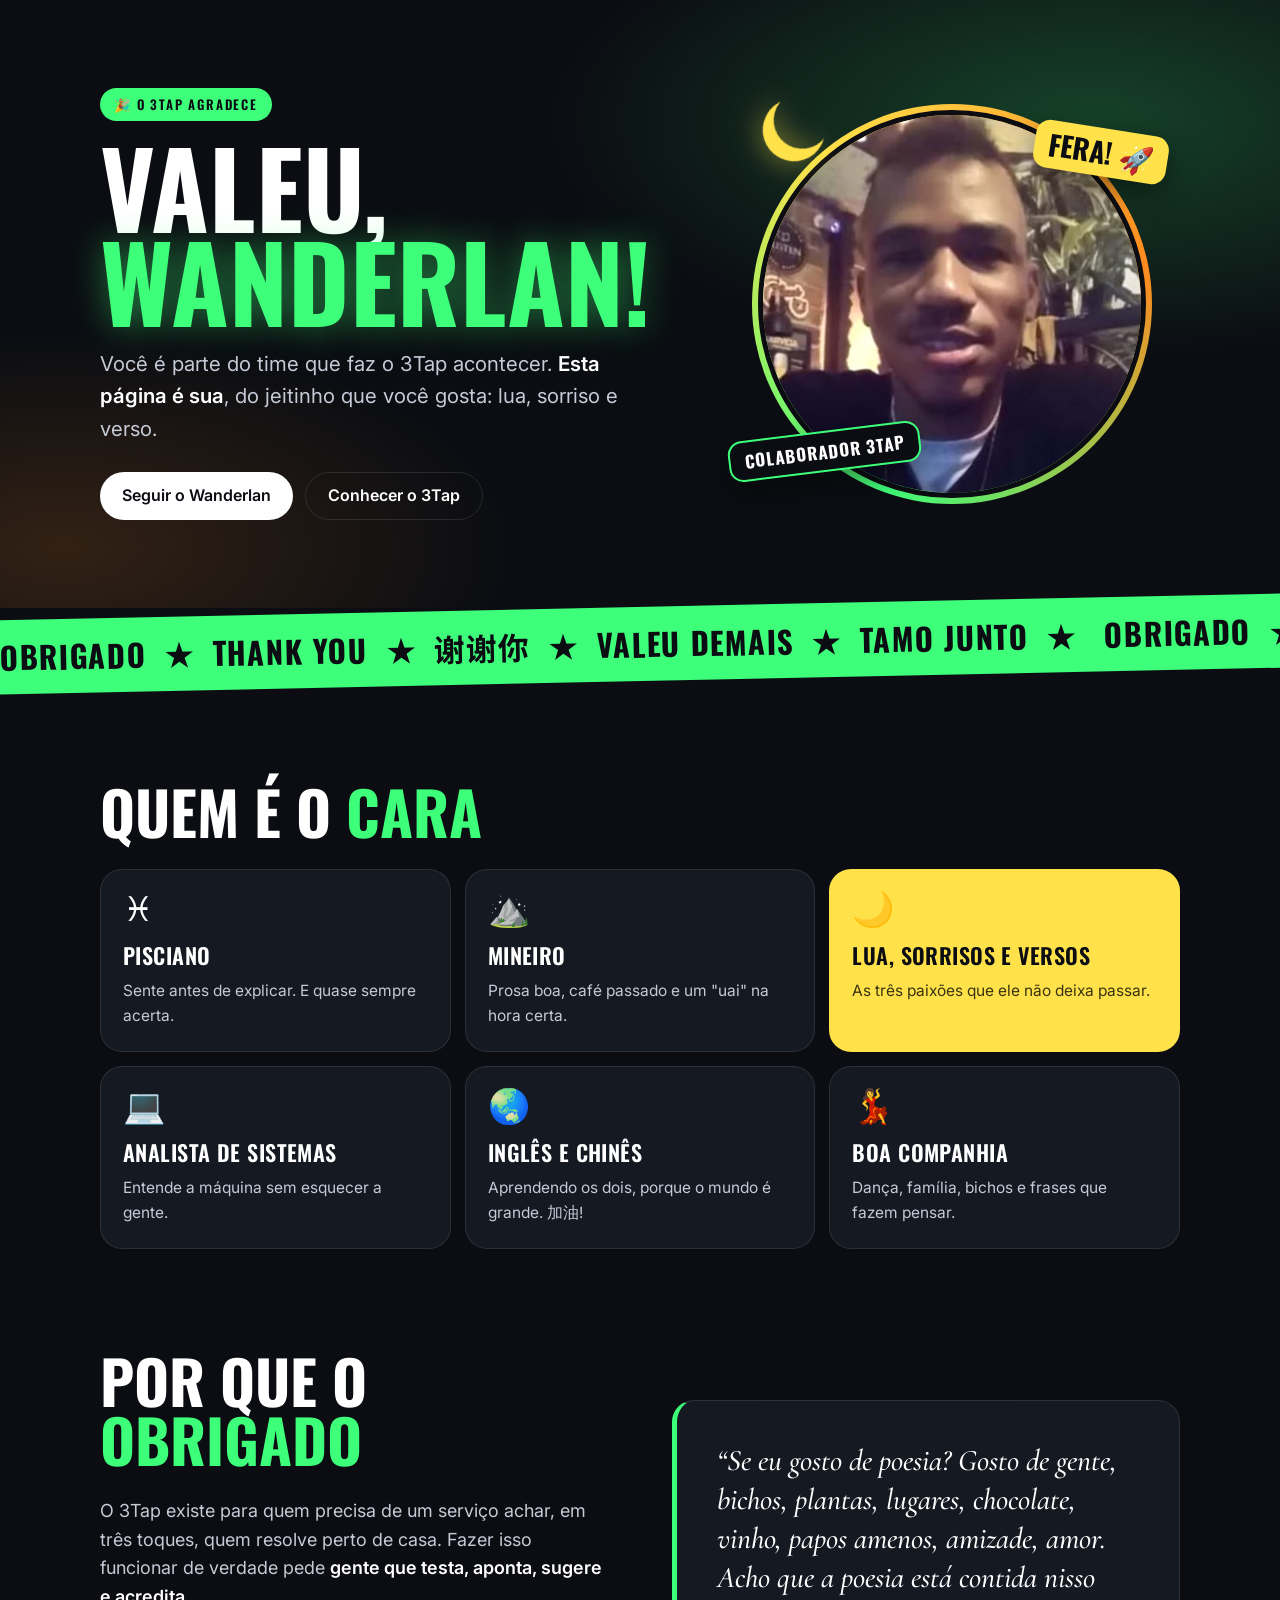
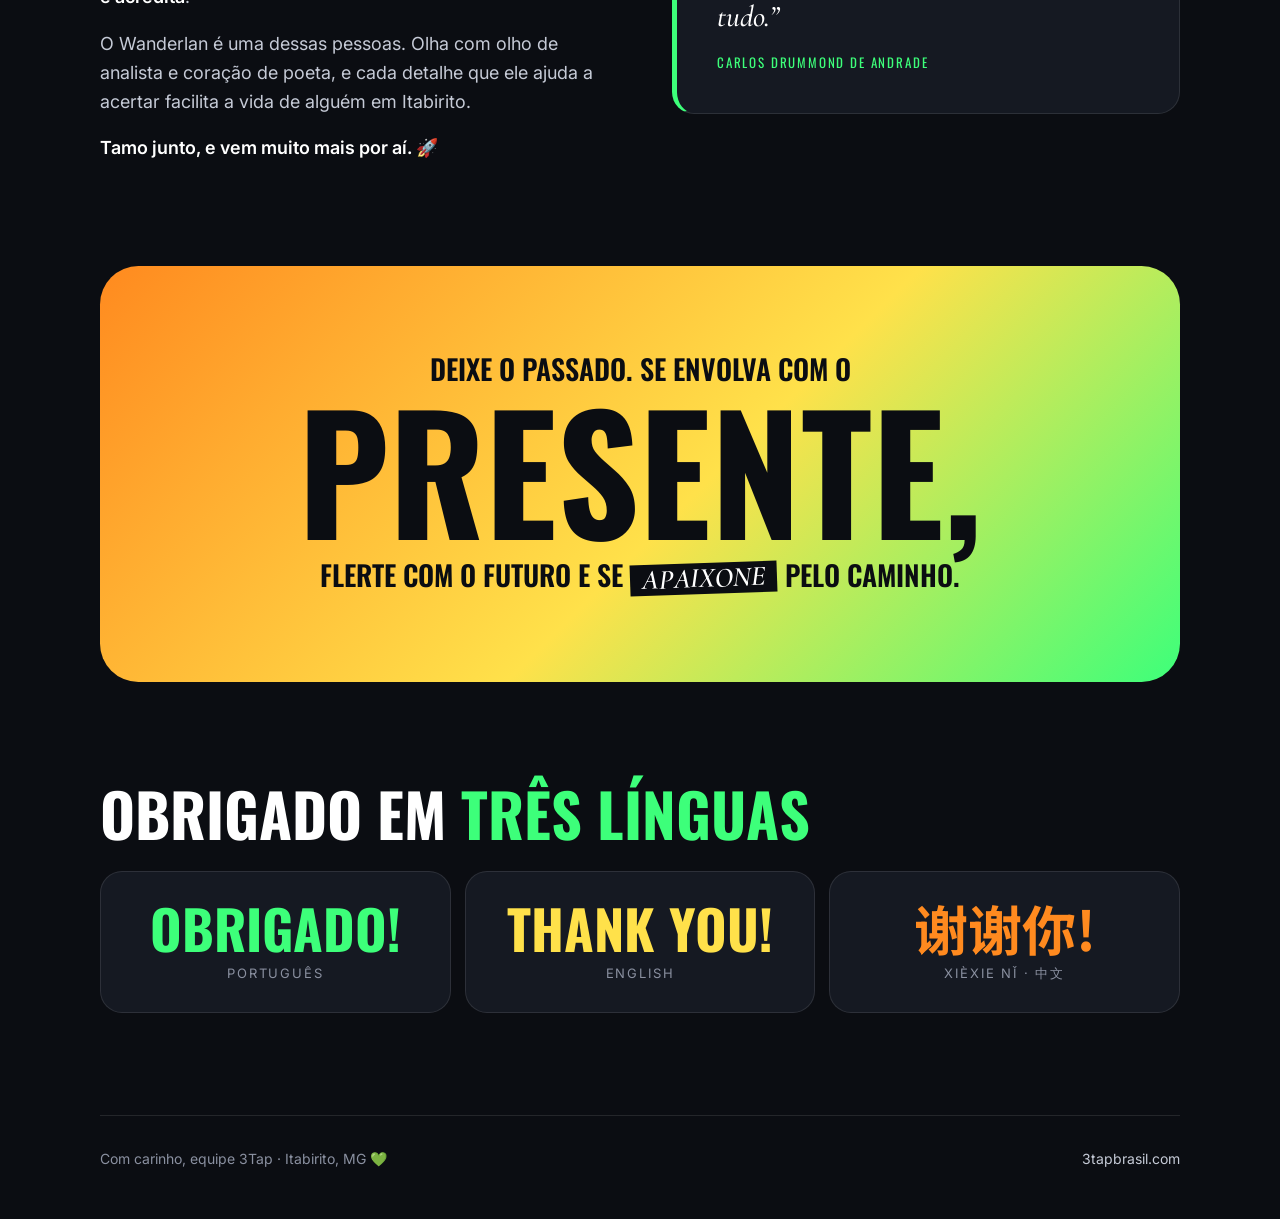
<file: lelis/index.html>
<!doctype html>
<html lang="pt-BR">
<head>
<meta charset="utf-8">
<meta name="viewport" content="width=device-width, initial-scale=1, viewport-fit=cover">
<title>Valeu, Wanderlan! · 3Tap</title>
<meta name="description" content="O 3Tap agradece ao Wanderlan Ramos, que ajuda a construir o app.">
<meta name="robots" content="noindex">
<meta name="theme-color" content="#0B0D12">
<meta property="og:title" content="Valeu, Wanderlan!">
<meta property="og:description" content="O 3Tap agradece ao Wanderlan Ramos, que ajuda a construir o app.">
<meta property="og:type" content="website">
<meta property="og:url" content="https://3tapbrasil.com/lelis/">
<meta property="og:image" content="https://3tapbrasil.com/marca/compartilhar.jpg">
<link rel="icon" type="image/png" sizes="32x32" href="/marca/icone-32.png">
<link rel="apple-touch-icon" sizes="180x180" href="/marca/icone-180.png">
<link rel="preconnect" href="https://fonts.googleapis.com">
<link rel="preconnect" href="https://fonts.gstatic.com" crossorigin>
<link href="https://fonts.googleapis.com/css2?family=Cormorant+Garamond:ital,wght@0,500;1,500&family=Oswald:wght@500;600;700&family=Inter:wght@400;500;600&family=Noto+Sans+SC:wght@700&display=swap" rel="stylesheet">
<style>
:root{
  --bg:#0B0D12; --card:#151922; --ink:#FFFFFF; --ink-2:#C5CAD6; --muted:#8A90A0; --line:rgba(255,255,255,.1);
  --neon:#3DFF7A; --yellow:#FFE14A; --orange:#FF8A1F; --gold:#E6C677;
  --serif:"Cormorant Garamond",Georgia,serif;
  --cond:"Oswald","Arial Narrow",Impact,sans-serif;
  --sans:"Inter",system-ui,-apple-system,"Segoe UI",Roboto,sans-serif;
}
*{box-sizing:border-box;margin:0;padding:0}
html{-webkit-text-size-adjust:100%}
body{background:var(--bg);color:var(--ink);font-family:var(--sans);font-size:17px;line-height:1.6;overflow-x:hidden}
a{color:inherit}
.wrap{width:min(1080px,100% - 32px);margin-inline:auto}
main{overflow-x:clip}

/* topo */
.hero{position:relative;padding-block:clamp(40px,7vw,88px) clamp(48px,7vw,88px);
  background:
    radial-gradient(60% 55% at 85% 20%,rgba(61,255,122,.22),transparent 70%),
    radial-gradient(50% 50% at 5% 90%,rgba(255,138,31,.16),transparent 70%)}
.hero .wrap{display:grid;gap:28px;align-items:center}
@media (min-width:860px){.hero .wrap{grid-template-columns:minmax(0,1.25fr) minmax(0,1fr);gap:56px}}
.chip{display:inline-flex;align-items:center;gap:8px;font-family:var(--cond);font-weight:600;letter-spacing:.14em;text-transform:uppercase;font-size:13px;
  color:var(--bg);background:var(--neon);border-radius:999px;padding:6px 14px}
h1{font-family:var(--cond);font-weight:700;text-transform:uppercase;line-height:.9;font-size:clamp(68px,13vw,150px);margin:18px 0 20px}
h1 span{display:block}
h1 .n{color:var(--neon);text-shadow:0 0 34px rgba(61,255,122,.45)}
.lead{font-size:clamp(18px,1.6vw,21px);color:var(--ink-2);max-width:44ch}
.lead b{color:var(--ink);font-weight:600}
.cta{display:flex;flex-wrap:wrap;gap:12px;margin-top:26px}
.btn{display:inline-flex;align-items:center;gap:8px;min-height:48px;padding:0 22px;border-radius:999px;font-weight:600;text-decoration:none;font-size:16px}
.btn.a{background:var(--ink);color:var(--bg)}
.btn.b{border:1px solid var(--line);color:var(--ink)}
.btn:hover{transform:translateY(-1px)}

/* foto */
.foto{position:relative;justify-self:center;width:min(78vw,360px);aspect-ratio:1;order:-1}
@media (min-width:860px){h1{font-size:clamp(68px,8.2vw,118px)}.foto{order:0;width:100%;max-width:400px}}
.foto .anel{position:absolute;inset:0;border-radius:50%;padding:6px;background:conic-gradient(from 200deg,var(--neon),var(--yellow),var(--orange),var(--neon));animation:gira 14s linear infinite}
.foto img{position:absolute;inset:6px;width:calc(100% - 12px);height:calc(100% - 12px);border-radius:50%;object-fit:cover;border:5px solid var(--bg)}
@keyframes gira{to{transform:rotate(1turn)}}
.selo{position:absolute;font-family:var(--cond);font-weight:700;text-transform:uppercase;line-height:1;border-radius:14px;padding:10px 14px;box-shadow:0 10px 30px rgba(0,0,0,.45)}
.selo.s1{right:-4%;top:6%;background:var(--yellow);color:var(--bg);font-size:clamp(20px,2.4vw,28px);transform:rotate(9deg)}
.selo.s2{left:-6%;bottom:8%;background:var(--bg);color:var(--ink);border:2px solid var(--neon);font-size:clamp(14px,1.5vw,17px);letter-spacing:.06em;transform:rotate(-7deg)}
.lua{position:absolute;left:2%;top:-2%;width:17%;transform:rotate(-18deg);filter:drop-shadow(0 0 14px rgba(255,225,74,.6))}

/* faixa */
.faixa{background:var(--neon);color:var(--bg);overflow:hidden;white-space:nowrap;transform:rotate(-1.2deg) scale(1.03);padding:12px 0;font-family:var(--cond);font-weight:700;text-transform:uppercase;font-size:clamp(20px,2.6vw,30px);letter-spacing:.04em}
.faixa div{display:inline-block;animation:corre 26s linear infinite}
.faixa span{margin:0 18px}
.faixa .zh{font-family:"Noto Sans SC",sans-serif}
@keyframes corre{to{transform:translateX(-50%)}}

section{padding-block:clamp(56px,8vw,104px)}
h2{font-family:var(--cond);font-weight:700;text-transform:uppercase;font-size:clamp(36px,5vw,60px);line-height:.98;margin-bottom:28px}
h2 em{font-style:normal;color:var(--neon)}

/* cartões */
.cards{display:grid;grid-template-columns:repeat(3,minmax(0,1fr));gap:14px}
@media (max-width:860px){.cards{grid-template-columns:repeat(2,minmax(0,1fr))}}
@media (max-width:520px){.cards{grid-template-columns:minmax(0,1fr)}}
.card{background:var(--card);border:1px solid var(--line);border-radius:22px;padding:22px;display:grid;gap:6px;align-content:start;transition:transform .2s,border-color .2s}
.card:hover{transform:translateY(-4px);border-color:var(--neon)}
.card .e{font-size:34px;line-height:1}
.card b{font-family:var(--cond);font-weight:600;text-transform:uppercase;font-size:22px;letter-spacing:.02em;margin-top:6px}
.card p{color:var(--ink-2);font-size:15.5px}
.card.x{background:var(--yellow);border-color:transparent;color:var(--bg)}
.card.x p{color:#3a3410}

/* texto */
.duas{display:grid;gap:clamp(24px,5vw,64px);align-items:center}
@media (min-width:860px){.duas{grid-template-columns:minmax(0,1fr) minmax(0,1fr)}}
.texto p{color:var(--ink-2);font-size:18px}
.texto p+p{margin-top:1em}
.texto strong{color:var(--ink);font-weight:600}
.verso{background:var(--card);border:1px solid var(--line);border-left:5px solid var(--neon);border-radius:22px;padding:clamp(24px,3.4vw,40px)}
.verso blockquote{font-family:var(--serif);font-style:italic;font-weight:500;font-size:clamp(23px,2.4vw,30px);line-height:1.3;color:var(--ink)}
.verso cite{display:block;margin-top:16px;font-style:normal;font-family:var(--cond);letter-spacing:.14em;text-transform:uppercase;font-size:13px;color:var(--neon)}

/* presente */
.presente{text-align:center;background:linear-gradient(135deg,#FF8A1F,#FFE14A 55%,#3DFF7A);color:var(--bg);border-radius:clamp(26px,3vw,40px);padding:clamp(40px,7vw,88px) 20px}
.presente .s{display:block;font-family:var(--cond);font-weight:600;text-transform:uppercase;font-size:clamp(18px,2.6vw,28px);line-height:1.1}
.presente .l{display:block;margin:.06em 0 .12em;font-family:var(--cond);font-weight:700;text-transform:uppercase;font-size:clamp(64px,13vw,160px);line-height:.92}
.presente .tag{display:inline-block;font-family:var(--serif);font-style:italic;background:var(--bg);color:#fff;padding:0 .4em;transform:rotate(-2deg)}

/* línguas */
.linguas{display:grid;grid-template-columns:repeat(3,minmax(0,1fr));gap:14px}
@media (max-width:620px){.linguas{grid-template-columns:minmax(0,1fr)}}
.linguas div{border-radius:22px;padding:28px 16px;text-align:center;display:grid;gap:6px;background:var(--card);border:1px solid var(--line)}
.linguas .w{font-family:var(--cond);font-weight:700;text-transform:uppercase;font-size:clamp(34px,4.6vw,54px);line-height:1.05}
.linguas .zh{font-family:"Noto Sans SC",sans-serif}
.linguas div:nth-child(1) .w{color:var(--neon)}.linguas div:nth-child(2) .w{color:var(--yellow)}.linguas div:nth-child(3) .w{color:var(--orange)}
.linguas small{font-size:13px;letter-spacing:.14em;text-transform:uppercase;color:var(--muted)}

footer{border-top:1px solid var(--line);padding-block:32px 48px;display:flex;flex-wrap:wrap;gap:14px;justify-content:space-between;align-items:center;font-size:14px;color:var(--muted)}
footer img{height:30px;width:auto;display:block}
footer a{text-decoration:none;color:var(--ink-2)}

/* confete */
.conf{position:fixed;inset:0;pointer-events:none;z-index:5;overflow:hidden}
.conf i{position:absolute;top:-20px;width:9px;height:14px;border-radius:2px;animation:cai linear forwards}
@keyframes cai{to{transform:translateY(110vh) rotate(720deg);opacity:.9}}

.rev{opacity:0;transform:translateY(22px);transition:opacity .8s ease,transform .8s ease}
.rev.on{opacity:1;transform:none}
@media (prefers-reduced-motion:reduce){.rev{opacity:1;transform:none;transition:none}.faixa div,.foto .anel{animation:none}.conf{display:none}}
</style>
</head>
<body>
<div class="conf" aria-hidden="true" id="conf"></div>
<main>
  <header class="hero">
    <div class="wrap">
      <div>
        <span class="chip">🎉 O 3Tap agradece</span>
        <h1><span>Valeu,</span><span class="n">Wanderlan!</span></h1>
        <p class="lead">Você é parte do time que faz o 3Tap acontecer. <b>Esta página é sua</b>, do jeitinho que você gosta: lua, sorriso e verso.</p>
        <div class="cta">
          <a class="btn a" href="https://www.instagram.com/ramos.wanderlan" target="_blank" rel="noopener">Seguir o Wanderlan</a>
          <a class="btn b" href="/">Conhecer o 3Tap</a>
        </div>
      </div>
      <figure class="foto">
        <div class="anel"></div>
        <img src="wanderlan.webp" width="480" height="480" alt="Wanderlan Ramos sorrindo">
        <svg class="lua" viewBox="0 0 100 100" aria-hidden="true"><defs><mask id="m"><rect width="100" height="100" fill="#fff"/><circle cx="66" cy="40" r="42" fill="#000"/></mask></defs><circle cx="50" cy="50" r="46" fill="#FFE14A" mask="url(#m)"/></svg>
        <span class="selo s1">Fera! 🚀</span>
        <span class="selo s2">Colaborador 3Tap</span>
      </figure>
    </div>
  </header>

  <div class="faixa" aria-hidden="true"><div>
    <span>Obrigado</span>★<span>Thank you</span>★<span class="zh">谢谢你</span>★<span>Valeu demais</span>★<span>Tamo junto</span>★
    <span>Obrigado</span>★<span>Thank you</span>★<span class="zh">谢谢你</span>★<span>Valeu demais</span>★<span>Tamo junto</span>★
  </div></div>

  <section>
    <div class="wrap">
      <h2 class="rev">Quem é o <em>cara</em></h2>
      <div class="cards rev">
        <div class="card"><span class="e">♓</span><b>Pisciano</b><p>Sente antes de explicar. E quase sempre acerta.</p></div>
        <div class="card"><span class="e">⛰️</span><b>Mineiro</b><p>Prosa boa, café passado e um "uai" na hora certa.</p></div>
        <div class="card x"><span class="e">🌙</span><b>Lua, sorrisos e versos</b><p>As três paixões que ele não deixa passar.</p></div>
        <div class="card"><span class="e">💻</span><b>Analista de sistemas</b><p>Entende a máquina sem esquecer a gente.</p></div>
        <div class="card"><span class="e">🌏</span><b>Inglês e chinês</b><p>Aprendendo os dois, porque o mundo é grande. 加油!</p></div>
        <div class="card"><span class="e">💃</span><b>Boa companhia</b><p>Dança, família, bichos e frases que fazem pensar.</p></div>
      </div>
    </div>
  </section>

  <section style="padding-top:0">
    <div class="wrap duas">
      <div class="texto rev">
        <h2>Por que o <em>obrigado</em></h2>
        <p>O 3Tap existe para quem precisa de um serviço achar, em três toques, quem resolve perto de casa. Fazer isso funcionar de verdade pede <strong>gente que testa, aponta, sugere e acredita</strong>.</p>
        <p>O Wanderlan é uma dessas pessoas. Olha com olho de analista e coração de poeta, e cada detalhe que ele ajuda a acertar facilita a vida de alguém em Itabirito.</p>
        <p><strong>Tamo junto, e vem muito mais por aí. 🚀</strong></p>
      </div>
      <div class="verso rev">
        <blockquote>“Se eu gosto de poesia? Gosto de gente, bichos, plantas, lugares, chocolate, vinho, papos amenos, amizade, amor. Acho que a poesia está contida nisso tudo.”</blockquote>
        <cite>Carlos Drummond de Andrade</cite>
      </div>
    </div>
  </section>

  <section style="padding-top:0">
    <div class="wrap">
      <div class="presente rev">
        <span class="s">Deixe o passado. Se envolva com o</span>
        <span class="l">Presente,</span>
        <span class="s">flerte com o futuro e se <span class="tag">apaixone</span> pelo caminho.</span>
      </div>
    </div>
  </section>

  <section style="padding-top:0">
    <div class="wrap">
      <h2 class="rev">Obrigado em <em>três línguas</em></h2>
      <div class="linguas rev">
        <div><span class="w">Obrigado!</span><small>Português</small></div>
        <div><span class="w">Thank you!</span><small>English</small></div>
        <div><span class="w zh" lang="zh-Hans">谢谢你!</span><small>Xièxie nǐ · 中文</small></div>
      </div>
    </div>
  </section>

  <footer class="wrap">
    <span>Com carinho, equipe 3Tap · Itabirito, MG 💚</span>
    <a href="/">3tapbrasil.com</a>
  </footer>
</main>
<script>
(function(){
  var els=document.querySelectorAll('.rev');
  if('IntersectionObserver' in window){var io=new IntersectionObserver(function(es){es.forEach(function(e){if(e.isIntersecting){e.target.classList.add('on');io.unobserve(e.target)}})},{threshold:.12});els.forEach(function(e){io.observe(e)})}else{els.forEach(function(e){e.classList.add('on')})}
  if(window.matchMedia&&matchMedia('(prefers-reduced-motion: reduce)').matches)return;
  var c=document.getElementById('conf'),cores=['#3DFF7A','#FFE14A','#FF8A1F','#FFFFFF'];
  for(var i=0;i<60;i++){var s=document.createElement('i');s.style.left=Math.random()*100+'%';s.style.background=cores[i%4];s.style.animationDuration=(2.6+Math.random()*2.4)+'s';s.style.animationDelay=(Math.random()*1.2)+'s';c.appendChild(s)}
  setTimeout(function(){c.remove()},6500);
})();
</script>
</body>
</html>
</file>
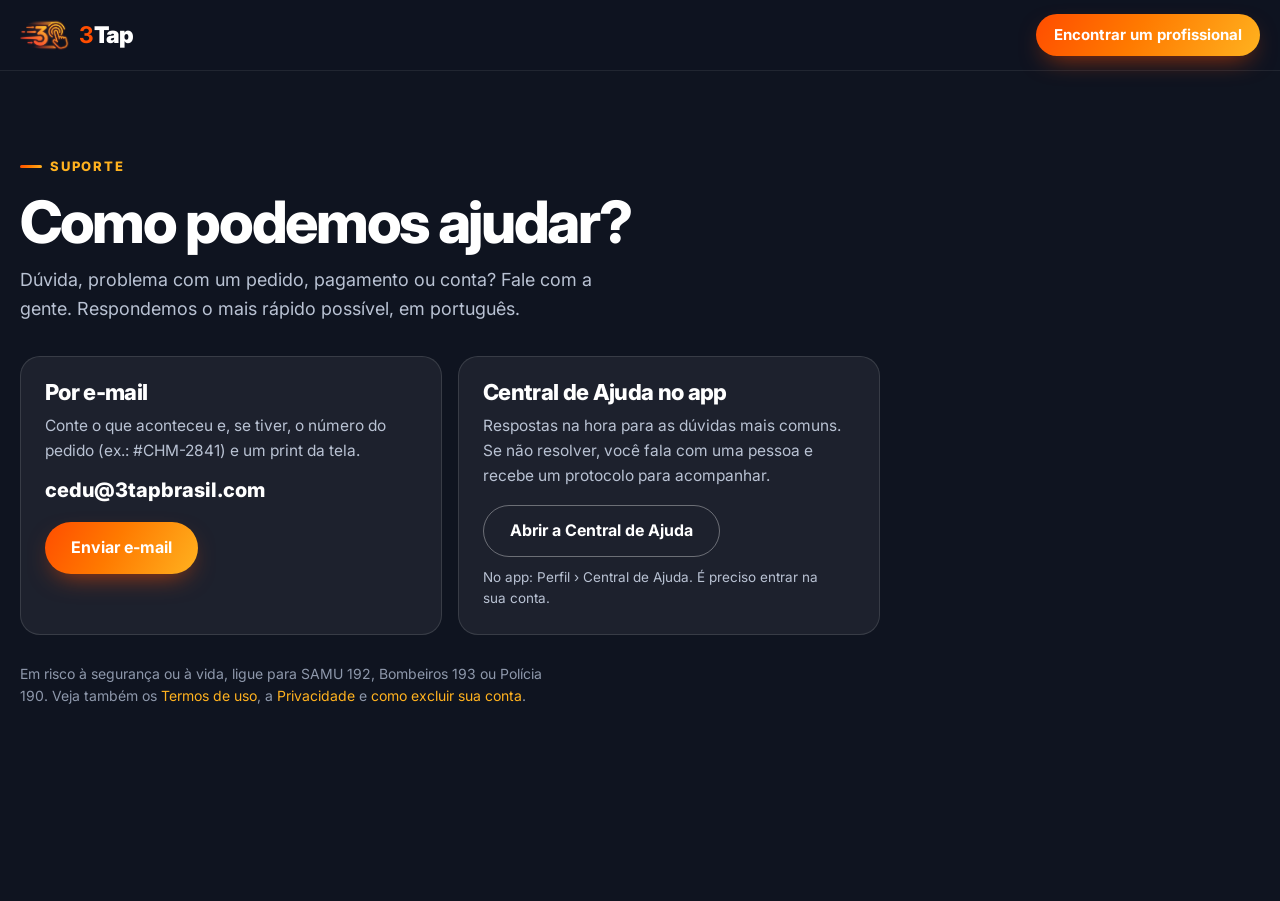
<file: suporte/index.html>
<!doctype html>
<html lang="pt-BR">
<head>
<meta charset="utf-8">
<meta name="viewport" content="width=device-width, initial-scale=1, viewport-fit=cover">
<title>Suporte do 3Tap</title>
<meta name="description" content="Fale com o suporte do 3Tap: envie um e-mail para cedu@3tapbrasil.com ou abra a Central de Ajuda no app.">
<meta name="theme-color" content="#0F1420">
<link rel="canonical" href="https://3tapbrasil.com/suporte/">
<link rel="icon" type="image/png" sizes="32x32" href="../marca/icone-32.png">
<link rel="apple-touch-icon" sizes="180x180" href="../marca/icone-180.png">
<link rel="preconnect" href="https://fonts.googleapis.com">
<link rel="preconnect" href="https://fonts.gstatic.com" crossorigin>
<link href="https://fonts.googleapis.com/css2?family=Inter:wght@400;500;600;700;800;900&display=swap" rel="stylesheet">
<link rel="stylesheet" href="../estilo.css">
<style>
body{background:var(--navy)}
.sup .eyebrow{color:var(--amber)}
.sup{background:var(--navy);color:#fff;min-height:calc(100vh - 70px);padding-block:clamp(40px,6vw,96px)}
.sup h1{font-size:clamp(36px,3vw + 20px,64px);letter-spacing:-.04em;line-height:1.05;margin:14px 0 14px}
.sup .lead{color:#B9C2D3;font-size:18px;max-width:52ch}
.sup-cards{display:grid;grid-template-columns:repeat(2,minmax(0,1fr));gap:16px;margin-top:32px;max-width:860px}
.sup-card{background:rgba(255,255,255,.06);border:1px solid rgba(255,255,255,.12);border-radius:20px;padding:24px;display:grid;gap:10px;align-content:start}
.sup-card h2{font-size:22px}
.sup-card p{color:#B9C2D3;font-size:15.5px;margin:0}
.sup-mail{font-size:20px;font-weight:800;color:#fff;word-break:break-all}
.sup-card .btn{justify-self:start;margin-top:6px}
.sup .btn-line{background:transparent;color:#fff;border-color:rgba(255,255,255,.35)}
.sup-note{margin-top:28px;color:#8E98AB;font-size:14px;max-width:60ch}
.sup-note a{color:var(--amber)}
@media (max-width:720px){.sup-cards{grid-template-columns:minmax(0,1fr)}}
</style>
</head>
<body>
<header class="top">
  <div class="wrap nav">
    <a class="brand" href="../" aria-label="3Tap, início"><img src="../marca/emblema.png" alt="" width="40" height="30"><span><b>3</b>Tap</span></a>
    <div class="nav-ctas">
      <a class="btn btn-primary btn-sm" href="https://app.3tapbrasil.com/buscar">Encontrar um profissional</a>
    </div>
  </div>
</header>
<main class="sup">
  <div class="wrap">
    <p class="eyebrow">Suporte</p>
    <h1>Como podemos ajudar?</h1>
    <p class="lead">Dúvida, problema com um pedido, pagamento ou conta? Fale com a gente. Respondemos o mais rápido possível, em português.</p>
    <div class="sup-cards">
      <section class="sup-card">
        <h2>Por e-mail</h2>
        <p>Conte o que aconteceu e, se tiver, o número do pedido (ex.: #CHM-2841) e um print da tela.</p>
        <a class="sup-mail" href="mailto:cedu@3tapbrasil.com">cedu@3tapbrasil.com</a>
        <a class="btn btn-primary" href="mailto:cedu@3tapbrasil.com?subject=Suporte%203Tap">Enviar e-mail</a>
      </section>
      <section class="sup-card">
        <h2>Central de Ajuda no app</h2>
        <p>Respostas na hora para as dúvidas mais comuns. Se não resolver, você fala com uma pessoa e recebe um protocolo para acompanhar.</p>
        <a class="btn btn-line" href="https://app.3tapbrasil.com/ajuda">Abrir a Central de Ajuda</a>
        <p style="font-size:13.5px">No app: Perfil › Central de Ajuda. É preciso entrar na sua conta.</p>
      </section>
    </div>
    <p class="sup-note">Em risco à segurança ou à vida, ligue para SAMU 192, Bombeiros 193 ou Polícia 190. Veja também os <a href="https://app.3tapbrasil.com/termos">Termos de uso</a>, a <a href="https://app.3tapbrasil.com/privacidade">Privacidade</a> e <a href="https://app.3tapbrasil.com/excluir-conta">como excluir sua conta</a>.</p>
  </div>
</main>
<script src="../metricas.js" defer></script>
</body>
</html>
</file>
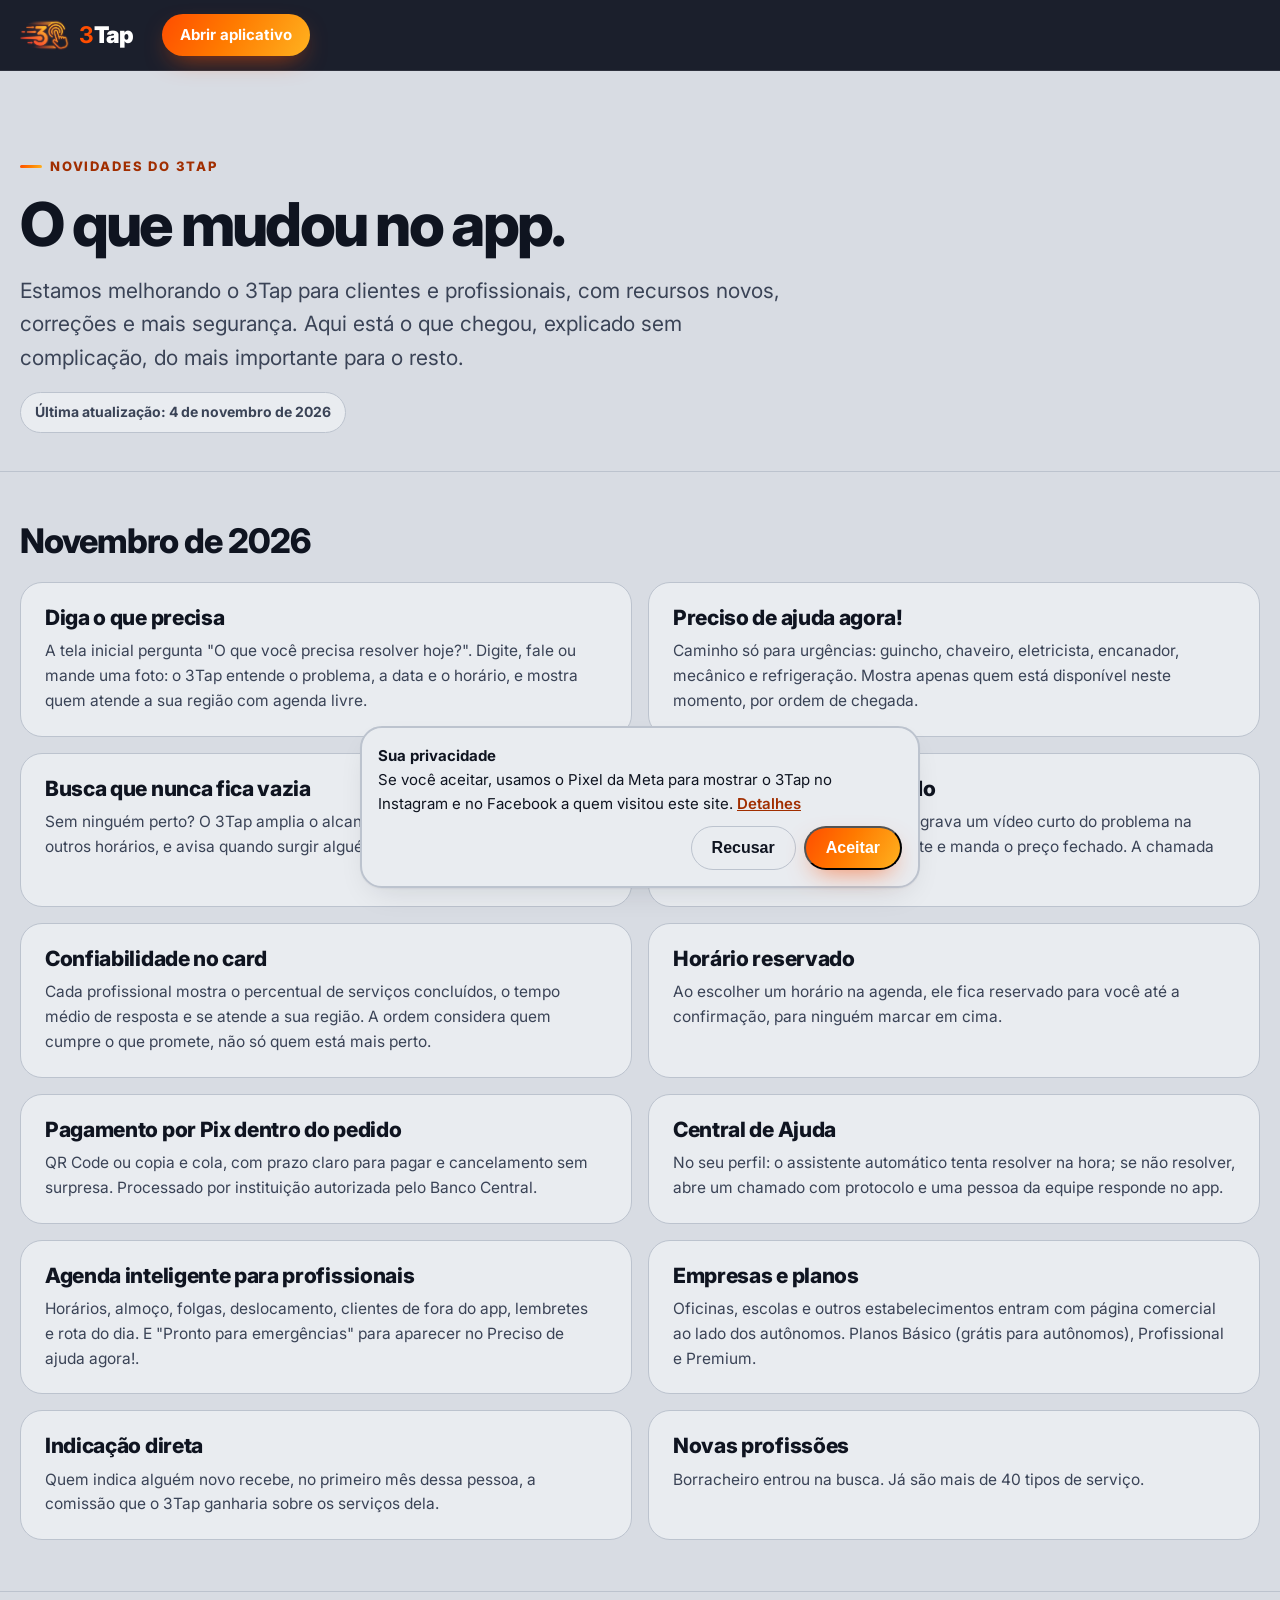
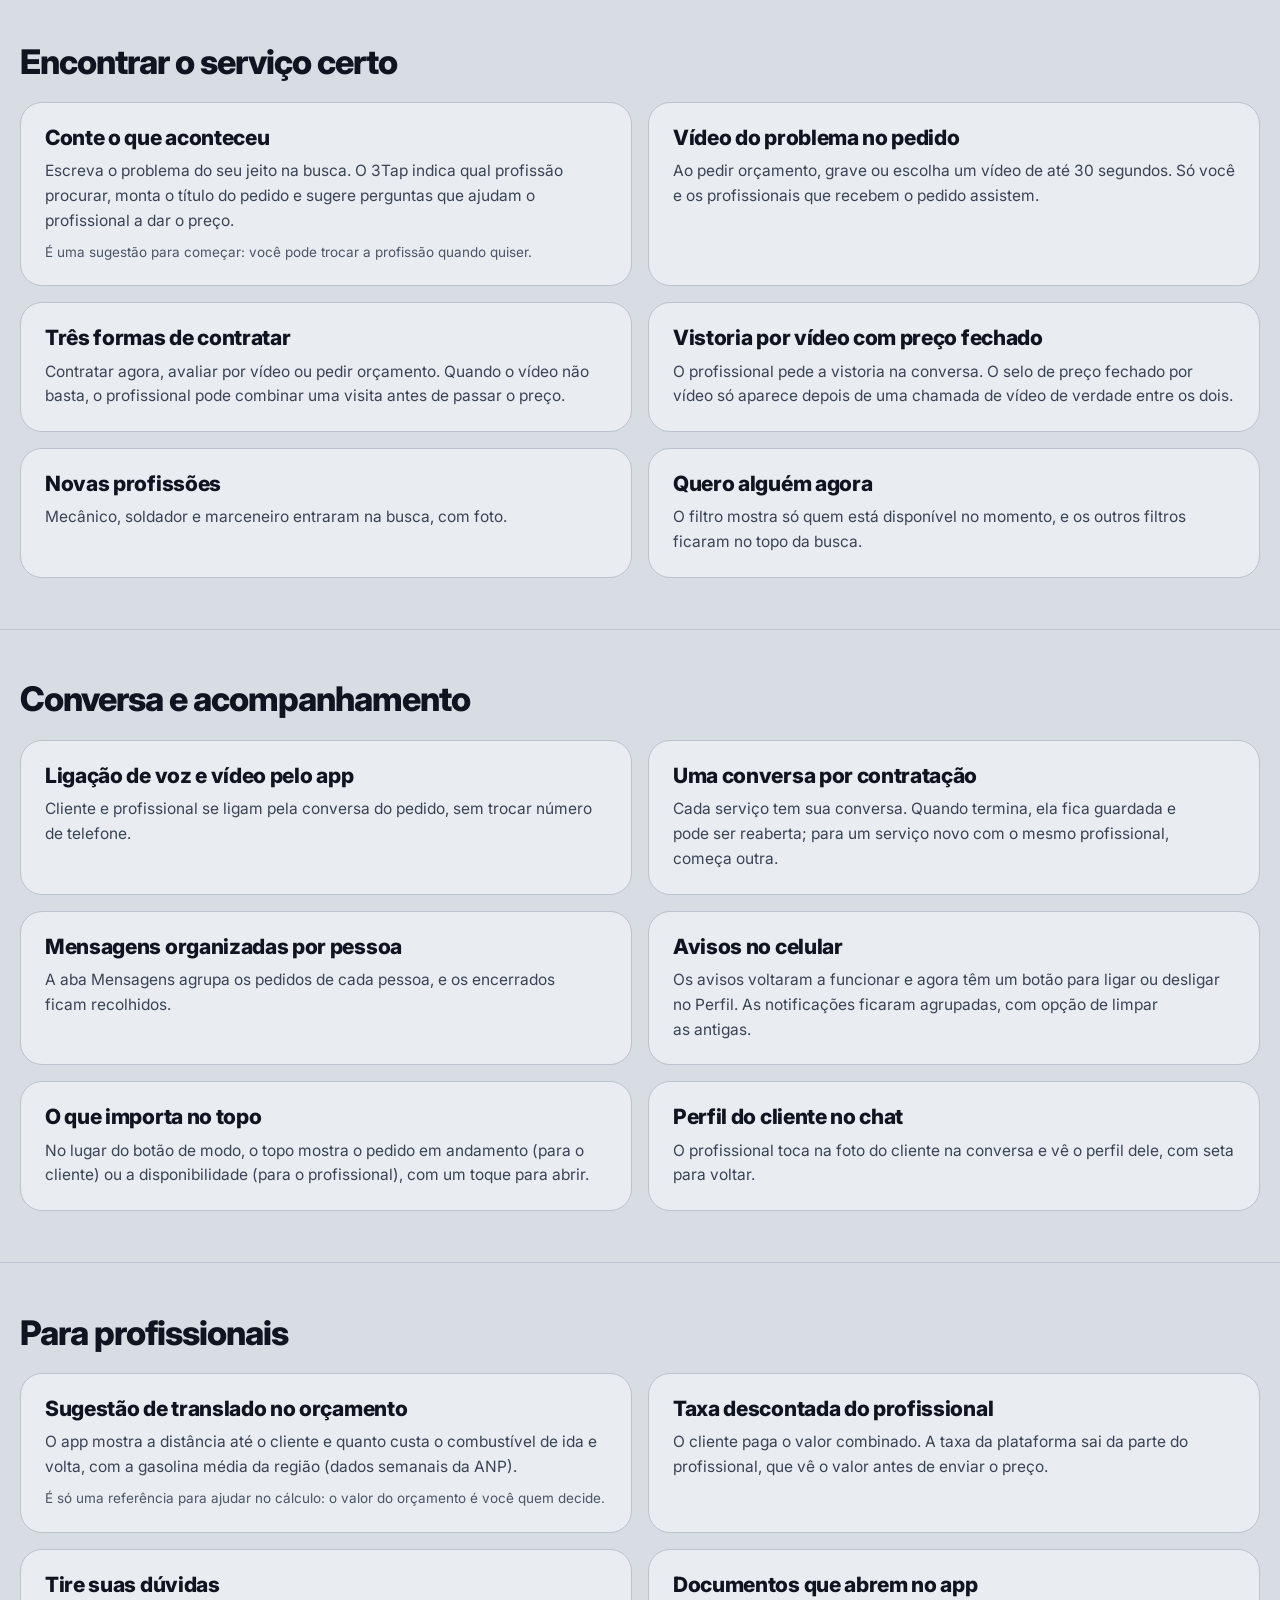
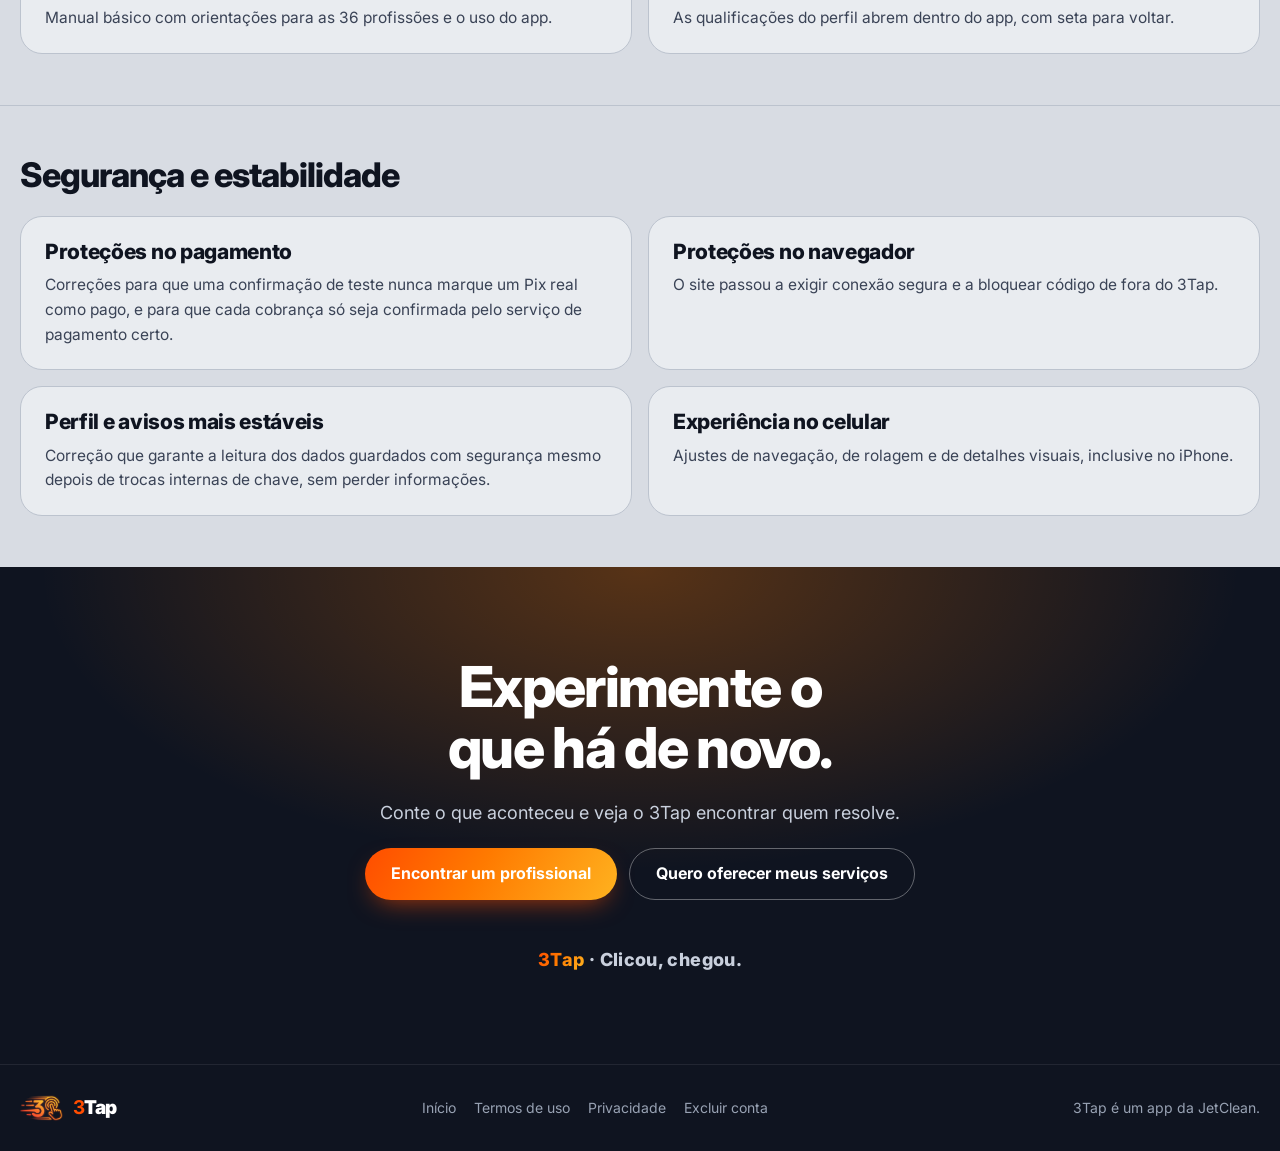
<file: novidades.html>
<!doctype html>
<html lang="pt-BR">
<head>
<meta charset="utf-8">
<meta name="viewport" content="width=device-width, initial-scale=1, viewport-fit=cover">
<title>Novidades do 3Tap</title>
<meta name="description" content="O que mudou no 3Tap: busca inteligente por texto, voz e foto, Preciso de ajuda agora!, vistoria por vídeo gravado, pagamento por Pix, Central de Ajuda, vídeo no pedido, chamadas pelo app, sugestão de translado e mais. Atualizado em 4 de novembro de 2026.">
<meta name="theme-color" content="#D8DCE3">
<link rel="canonical" href="https://3tapbrasil.com/novidades.html">
<meta property="og:title" content="Novidades do 3Tap">
<meta property="og:description" content="Os recursos que chegaram ao 3Tap nos últimos dias, explicados sem complicação.">
<meta property="og:type" content="website">
<meta property="og:url" content="https://3tapbrasil.com/novidades.html">
<meta property="og:image" content="https://3tapbrasil.com/marca/compartilhar.jpg">
<link rel="icon" type="image/png" sizes="32x32" href="marca/icone-32.png">
<link rel="apple-touch-icon" sizes="180x180" href="marca/icone-180.png">
<link rel="preconnect" href="https://fonts.googleapis.com">
<link rel="preconnect" href="https://fonts.gstatic.com" crossorigin>
<link href="https://fonts.googleapis.com/css2?family=Inter:wght@400;500;600;700;800;900&display=swap" rel="stylesheet">
<link rel="stylesheet" href="estilo.css">
<style>
/* Layout: uma coluna de leitura; cada tema é um bloco com a lista de novidades em cartões de duas colunas */
.news-hero{padding-block:clamp(48px,6vw,96px) clamp(24px,3vw,48px)}
.news-hero h1{font-size:clamp(38px,3vw + 22px,72px);letter-spacing:-.045em;line-height:1.04;margin:16px 0 18px}
.stamp{display:inline-flex;align-items:center;gap:8px;margin-top:18px;font-size:14px;font-weight:700;color:var(--ink-2);background:var(--surface);border:1px solid var(--line);border-radius:999px;padding:8px 14px}
.theme{padding-block:clamp(36px,4vw,64px);border-top:1px solid var(--line)}
.theme h2{font-size:clamp(24px,1.4vw + 16px,36px);margin-bottom:22px}
.news{display:grid;grid-template-columns:repeat(2,minmax(0,1fr));gap:16px}
.news article{background:var(--surface);border:1px solid var(--line);border-radius:var(--r);padding:22px 24px;display:grid;gap:8px;align-content:start}
.news p{color:var(--ink-2);font-size:15.5px}
.news .note{font-size:13.5px;color:var(--muted)}
@media (max-width:760px){.news{grid-template-columns:minmax(0,1fr)}}
.soon{background:var(--navy);color:#fff;border-radius:clamp(24px,2.4vw,36px);padding:clamp(28px,4vw,56px);display:grid;gap:14px}
.soon h2{font-size:clamp(26px,1.6vw + 16px,40px)}
.soon p{color:#C9D0DD;max-width:62ch}
.soon ul{list-style:none;display:grid;gap:10px;margin-top:6px}
.soon li{display:flex;gap:12px;align-items:flex-start;color:#E6EAF0}
.soon li::before{content:"";flex:none;width:10px;height:10px;border-radius:50%;margin-top:9px;border:2px solid var(--amber)}
</style>
</head>
<body>

<header class="top">
  <div class="wrap nav">
    <a class="brand" href="./" aria-label="3Tap, início"><img src="marca/emblema.png" alt="" width="40" height="30"><span><b>3</b>Tap</span></a>
    <nav class="nav-links" aria-label="Seções">
      <a href="./#conte">Conte o que aconteceu</a>
      <a href="./#como-funciona">Como funciona</a>
      <a href="./#profissionais">Para profissionais</a>
      <a href="./#duvidas">Dúvidas</a>
    </nav>
    <a class="btn btn-primary btn-sm" href="https://app.3tapbrasil.com">Abrir aplicativo</a>
  </div>
</header>

<main>
  <section class="news-hero">
    <div class="wrap">
      <span class="eyebrow">Novidades do 3Tap</span>
      <h1>O que mudou no app.</h1>
      <p class="lead">Estamos melhorando o 3Tap para clientes e profissionais, com recursos novos, correções e mais segurança. Aqui está o que chegou, explicado sem complicação, do mais importante para o resto.</p>
      <span class="stamp">Última atualização: 4 de novembro de 2026</span>
    </div>
  </section>

  <section class="theme">
    <div class="wrap">
      <h2>Novembro de 2026</h2>
      <div class="news">
        <article><h3>Diga o que precisa</h3><p>A tela inicial pergunta "O que você precisa resolver hoje?". Digite, fale ou mande uma foto: o 3Tap entende o problema, a data e o horário, e mostra quem atende a sua região com agenda livre.</p></article>
        <article><h3>Preciso de ajuda agora!</h3><p>Caminho só para urgências: guincho, chaveiro, eletricista, encanador, mecânico e refrigeração. Mostra apenas quem está disponível neste momento, por ordem de chegada.</p></article>
        <article><h3>Busca que nunca fica vazia</h3><p>Sem ninguém perto? O 3Tap amplia o alcance, procura cidades vizinhas e outros horários, e avisa quando surgir alguém compatível.</p></article>
        <article><h3>Vistoria por vídeo gravado</h3><p>Quando o profissional pede, você grava um vídeo curto do problema na conversa, quando puder. Ele assiste e manda o preço fechado. A chamada ao vivo continua como opção.</p></article>
        <article><h3>Confiabilidade no card</h3><p>Cada profissional mostra o percentual de serviços concluídos, o tempo médio de resposta e se atende a sua região. A ordem considera quem cumpre o que promete, não só quem está mais perto.</p></article>
        <article><h3>Horário reservado</h3><p>Ao escolher um horário na agenda, ele fica reservado para você até a confirmação, para ninguém marcar em cima.</p></article>
        <article><h3>Pagamento por Pix dentro do pedido</h3><p>QR Code ou copia e cola, com prazo claro para pagar e cancelamento sem surpresa. Processado por instituição autorizada pelo Banco Central.</p></article>
        <article><h3>Central de Ajuda</h3><p>No seu perfil: o assistente automático tenta resolver na hora; se não resolver, abre um chamado com protocolo e uma pessoa da equipe responde no app.</p></article>
        <article><h3>Agenda inteligente para profissionais</h3><p>Horários, almoço, folgas, deslocamento, clientes de fora do app, lembretes e rota do dia. E "Pronto para emergências" para aparecer no Preciso de ajuda agora!.</p></article>
        <article><h3>Empresas e planos</h3><p>Oficinas, escolas e outros estabelecimentos entram com página comercial ao lado dos autônomos. Planos Básico (grátis para autônomos), Profissional e Premium.</p></article>
        <article><h3>Indicação direta</h3><p>Quem indica alguém novo recebe, no primeiro mês dessa pessoa, a comissão que o 3Tap ganharia sobre os serviços dela.</p></article>
        <article><h3>Novas profissões</h3><p>Borracheiro entrou na busca. Já são mais de 40 tipos de serviço.</p></article>
      </div>
    </div>
  </section>

  <section class="theme">
    <div class="wrap">
      <h2>Encontrar o serviço certo</h2>
      <div class="news">
        <article><h3>Conte o que aconteceu</h3><p>Escreva o problema do seu jeito na busca. O 3Tap indica qual profissão procurar, monta o título do pedido e sugere perguntas que ajudam o profissional a dar o preço.</p><p class="note">É uma sugestão para começar: você pode trocar a profissão quando quiser.</p></article>
        <article><h3>Vídeo do problema no pedido</h3><p>Ao pedir orçamento, grave ou escolha um vídeo de até 30 segundos. Só você e os profissionais que recebem o pedido assistem.</p></article>
        <article><h3>Três formas de contratar</h3><p>Contratar agora, avaliar por vídeo ou pedir orçamento. Quando o vídeo não basta, o profissional pode combinar uma visita antes de passar o preço.</p></article>
        <article><h3>Vistoria por vídeo com preço fechado</h3><p>O profissional pede a vistoria na conversa. O selo de preço fechado por vídeo só aparece depois de uma chamada de vídeo de verdade entre os dois.</p></article>
        <article><h3>Novas profissões</h3><p>Mecânico, soldador e marceneiro entraram na busca, com foto.</p></article>
        <article><h3>Quero alguém agora</h3><p>O filtro mostra só quem está disponível no momento, e os outros filtros ficaram no topo da busca.</p></article>
      </div>
    </div>
  </section>

  <section class="theme">
    <div class="wrap">
      <h2>Conversa e acompanhamento</h2>
      <div class="news">
        <article><h3>Ligação de voz e vídeo pelo app</h3><p>Cliente e profissional se ligam pela conversa do pedido, sem trocar número de telefone.</p></article>
        <article><h3>Uma conversa por contratação</h3><p>Cada serviço tem sua conversa. Quando termina, ela fica guardada e pode ser reaberta; para um serviço novo com o mesmo profissional, começa outra.</p></article>
        <article><h3>Mensagens organizadas por pessoa</h3><p>A aba Mensagens agrupa os pedidos de cada pessoa, e os encerrados ficam recolhidos.</p></article>
        <article><h3>Avisos no celular</h3><p>Os avisos voltaram a funcionar e agora têm um botão para ligar ou desligar no Perfil. As notificações ficaram agrupadas, com opção de limpar as antigas.</p></article>
        <article><h3>O que importa no topo</h3><p>No lugar do botão de modo, o topo mostra o pedido em andamento (para o cliente) ou a disponibilidade (para o profissional), com um toque para abrir.</p></article>
        <article><h3>Perfil do cliente no chat</h3><p>O profissional toca na foto do cliente na conversa e vê o perfil dele, com seta para voltar.</p></article>
      </div>
    </div>
  </section>

  <section class="theme">
    <div class="wrap">
      <h2>Para profissionais</h2>
      <div class="news">
        <article><h3>Sugestão de translado no orçamento</h3><p>O app mostra a distância até o cliente e quanto custa o combustível de ida e volta, com a gasolina média da região (dados semanais da ANP).</p><p class="note">É só uma referência para ajudar no cálculo: o valor do orçamento é você quem decide.</p></article>
        <article><h3>Taxa descontada do profissional</h3><p>O cliente paga o valor combinado. A taxa da plataforma sai da parte do profissional, que vê o valor antes de enviar o preço.</p></article>
        <article><h3>Tire suas dúvidas</h3><p>Manual básico com orientações para as 36 profissões e o uso do app.</p></article>
        <article><h3>Documentos que abrem no app</h3><p>As qualificações do perfil abrem dentro do app, com seta para voltar.</p></article>
      </div>
    </div>
  </section>

  <section class="theme">
    <div class="wrap">
      <h2>Segurança e estabilidade</h2>
      <div class="news">
        <article><h3>Proteções no pagamento</h3><p>Correções para que uma confirmação de teste nunca marque um Pix real como pago, e para que cada cobrança só seja confirmada pelo serviço de pagamento certo.</p></article>
        <article><h3>Proteções no navegador</h3><p>O site passou a exigir conexão segura e a bloquear código de fora do 3Tap.</p></article>
        <article><h3>Perfil e avisos mais estáveis</h3><p>Correção que garante a leitura dos dados guardados com segurança mesmo depois de trocas internas de chave, sem perder informações.</p></article>
        <article><h3>Experiência no celular</h3><p>Ajustes de navegação, de rolagem e de detalhes visuais, inclusive no iPhone.</p></article>
      </div>
    </div>
  </section>


  <section class="final">
    <div class="wrap">
      <h2>Experimente o que há de novo.</h2>
      <p>Conte o que aconteceu e veja o 3Tap encontrar quem resolve.</p>
      <div class="ctas" style="justify-content:center">
        <a class="btn btn-primary" href="https://app.3tapbrasil.com/buscar">Encontrar um profissional</a>
        <a class="btn btn-line" href="https://app.3tapbrasil.com/cadastro?tipo=prestador">Quero oferecer meus serviços</a>
      </div>
      <p class="slogan"><span class="grad-text">3Tap</span> · Clicou, chegou.</p>
    </div>
  </section>
</main>

<footer>
  <div class="wrap foot">
    <a class="brand" href="./"><img src="marca/emblema.png" alt="" width="34" height="26" style="height:26px" loading="lazy"><span><b>3</b>Tap</span></a>
    <nav aria-label="Rodapé">
      <a href="./">Início</a>
      <a href="https://app.3tapbrasil.com/termos">Termos de uso</a>
      <a href="https://app.3tapbrasil.com/privacidade">Privacidade</a>
      <a href="https://app.3tapbrasil.com/excluir-conta">Excluir conta</a>
    </nav>
    <span>3Tap é um app da JetClean.</span>
  </div>
</footer>
<script src="privacidade.js" defer></script>
<script src="metricas.js" defer></script>
</body>
</html>
</file>
<file: estilo.css>
/* Layout: página clara, conteúdo centralizado até 1320px (1440px em telas muito largas); faixas de fundo vão de ponta a ponta, o texto nunca. */
:root{
  --navy:#0F1420; --navy-2:#1A2233; --ink:#0F1420; --ink-2:#3A4356; --muted:#4B5568;
  --bg:#D8DCE3; --surface:#E9ECF0; --soft:#CBD1DA; --warm:#EBDCCF; --tint:#F2D9C9; --line:#BCC3CE;
  --orange:#FF4D00; --orange-ink:#A12E00; --amber:#FFB21F; --grad:linear-gradient(120deg,#FF4D00 0%,#FF7A00 45%,#FFB21F 100%);
  --green:#16A34A; --yellow:#EAB308; --blue:#2563EB;
  --max:1320px; --gut:max(20px,env(safe-area-inset-left,0px));
  --r:22px; --shadow:0 1px 2px rgba(15,20,32,.05),0 12px 32px -12px rgba(15,20,32,.14);
  color-scheme:light;
}
@media (min-width:2200px){:root{--max:1440px}}
*{box-sizing:border-box;margin:0;padding:0}
html{scroll-behavior:smooth;-webkit-text-size-adjust:100%}
body{background:var(--bg);color:var(--ink);font-family:Inter,system-ui,-apple-system,"Segoe UI",Roboto,sans-serif;font-size:clamp(16px,.35vw + 14.6px,18px);line-height:1.6;-webkit-font-smoothing:antialiased;overflow-x:hidden}
img{max-width:100%;display:block}
a{color:inherit;text-decoration:none}
:focus-visible{outline:3px solid var(--orange);outline-offset:3px;border-radius:8px}
.wrap{width:100%;max-width:calc(var(--max) + 2*var(--gut));margin:0 auto;padding-left:var(--gut);padding-right:max(20px,env(safe-area-inset-right,0px))}
h1,h2,h3{letter-spacing:-.03em;line-height:1.08;text-wrap:balance;font-weight:800}
h2{font-size:clamp(30px,2.4vw + 18px,54px)}
h3{font-size:clamp(18px,.4vw + 16px,21px);letter-spacing:-.015em;line-height:1.25}
p{text-wrap:pretty}
.eyebrow{display:inline-flex;align-items:center;gap:8px;font-size:13px;font-weight:800;letter-spacing:.14em;text-transform:uppercase;color:var(--orange-ink)}
.eyebrow::before{content:"";width:22px;height:3px;border-radius:3px;background:var(--grad)}
.lead{font-size:clamp(17px,.5vw + 15px,21px);color:var(--ink-2);max-width:60ch}
.muted{color:var(--muted)}
.grad-text{background:var(--grad);-webkit-background-clip:text;background-clip:text;color:transparent}
section{padding-block:clamp(64px,7vw,120px)}
.sec-head{display:grid;gap:14px;max-width:820px;margin-bottom:clamp(36px,4vw,60px)}
.sec-head.center{margin-left:auto;margin-right:auto;text-align:center;justify-items:center}
.band-soft{background:var(--soft)}
.band-warm{background:var(--warm)}

/* botões */
.btn{display:inline-flex;align-items:center;justify-content:center;gap:10px;min-height:52px;padding:0 26px;border-radius:999px;font-weight:700;font-size:16px;white-space:nowrap;transition:transform .15s ease,box-shadow .15s ease,background .15s ease}
.btn-primary{background:var(--grad);color:#fff;box-shadow:0 10px 26px -10px rgba(255,77,0,.7)}
.btn-primary:hover{transform:translateY(-2px);box-shadow:0 14px 30px -10px rgba(255,77,0,.8)}
.btn-dark{background:var(--navy);color:#fff}
.btn-dark:hover{background:var(--navy-2);transform:translateY(-2px)}
.btn-line{border:1.5px solid var(--line);background:var(--surface);color:var(--ink)}
.btn-line:hover{border-color:var(--ink)}
.btn-sm{min-height:42px;padding:0 18px;font-size:15px}
.ctas{display:flex;flex-wrap:wrap;gap:12px}

/* cabeçalho */
.top{position:sticky;top:env(safe-area-inset-top,0px);z-index:30;background:rgba(216,220,227,.9);backdrop-filter:saturate(1.4) blur(14px);-webkit-backdrop-filter:saturate(1.4) blur(14px);border-bottom:1px solid var(--line)}
body::before{content:"";position:fixed;inset:0 0 auto;height:env(safe-area-inset-top,0px);background:var(--bg);z-index:31}
.nav{display:flex;align-items:center;gap:28px;height:70px}
.brand{display:flex;align-items:center;gap:10px;font-weight:900;font-size:23px;letter-spacing:-.03em}
.brand img{height:30px;width:auto}
.brand b{color:var(--orange)}
.nav-links{display:flex;gap:26px;margin-left:auto;font-size:15px;font-weight:600;color:var(--ink-2)}
.nav-links a:hover{color:var(--orange-ink)}
@media (max-width:980px){.nav-links{display:none}.nav .btn{margin-left:auto}}

/* hero */
.hero{padding-block:clamp(40px,5vw,90px) clamp(56px,6vw,110px);position:relative;overflow:hidden}
.phones::before{content:"";position:absolute;left:50%;top:50%;transform:translate(-50%,-50%);width:140%;aspect-ratio:1;background:radial-gradient(closest-side,rgba(255,122,0,.16),rgba(255,178,31,.07) 55%,transparent 75%);pointer-events:none;z-index:0}
.hero-grid{display:grid;grid-template-columns:minmax(0,1.02fr) minmax(0,1fr);gap:clamp(32px,4vw,72px);align-items:center;position:relative}
.hero h1{font-size:clamp(40px,3.6vw + 22px,84px);letter-spacing:-.045em;line-height:1.02;margin:18px 0 22px}
.hero .lead{margin-bottom:32px}
.hero-note{margin-top:22px;font-size:15px;color:var(--muted);display:flex;gap:10px;align-items:flex-start;max-width:52ch}
.hero-note svg{flex:none;margin-top:3px;color:var(--orange)}
.phones{position:relative;display:flex;justify-content:center;align-items:flex-end;min-height:clamp(420px,38vw,780px)}
.phone{position:relative;width:clamp(190px,14.5vw,330px);border-radius:clamp(26px,2.2vw,40px);padding:clamp(6px,.5vw,9px);background:var(--navy);box-shadow:0 30px 60px -20px rgba(15,20,32,.45),0 0 0 1px rgba(15,20,32,.08)}
.phone img{height:auto;border-radius:calc(clamp(26px,2.2vw,40px) - 8px);width:100%;aspect-ratio:585/1266;object-fit:cover;background:#111827}
.phones .phone:nth-child(1){transform:translate(28%,-6%) rotate(-7deg);z-index:1}
.phones .phone:nth-child(2){z-index:3;width:clamp(214px,16.5vw,370px)}
.phones .phone:nth-child(3){transform:translate(-28%,-6%) rotate(7deg);z-index:2}
.cap{position:absolute;left:50%;transform:translateX(-50%);bottom:-34px;font-size:12px;font-weight:700;letter-spacing:.06em;text-transform:uppercase;color:var(--muted);white-space:nowrap}
.tag{position:absolute;z-index:4;display:flex;gap:10px;align-items:center;background:var(--surface);border-radius:16px;padding:10px 14px;box-shadow:var(--shadow);font-size:14px;font-weight:600;border:1px solid var(--line)}
.tag i{width:34px;height:34px;border-radius:10px;display:grid;place-items:center;background:var(--tint);color:#E04300;font-style:normal}
.tag small{display:block;font-weight:500;color:var(--muted);font-size:12px}
.tag.t1{left:0;top:16%}
.tag.t2{right:0;bottom:18%}
@media (max-width:980px){
  .hero-grid{grid-template-columns:minmax(0,1fr)}
  .phones{min-height:0;margin-top:14px}
  .phone{width:clamp(130px,30vw,220px)}
  .phones .phone:nth-child(2){width:clamp(150px,35vw,250px)}
  .tag{display:none}
}

/* problema */
.compare{display:grid;grid-template-columns:1fr 1fr;gap:18px}
.col{border-radius:var(--r);padding:clamp(22px,2.4vw,36px);border:1px solid var(--line);background:var(--surface)}
.col h3{margin-bottom:16px;display:flex;align-items:center;gap:10px}
.col ul{list-style:none;display:grid;gap:12px}
.col li{display:flex;gap:12px;align-items:flex-start}
.col li svg{flex:none;margin-top:4px}
.col.bad{background:var(--soft)}
.col.bad li{color:var(--ink-2)}
.col.bad li svg{color:#98A2B3}
.col.good{background:var(--navy);color:#fff;border-color:var(--navy)}
.col.good li svg{color:var(--amber)}
.col.good h3 span{color:var(--amber)}
.fine{margin-top:18px;font-size:14px;color:var(--muted)}
@media (max-width:760px){.compare{grid-template-columns:minmax(0,1fr)}}

/* passos */
.steps{display:grid;grid-template-columns:repeat(5,minmax(0,1fr));gap:16px;counter-reset:s}
.step{position:relative;background:var(--surface);border:1px solid var(--line);border-radius:var(--r);padding:26px 22px 24px;display:grid;gap:10px;align-content:start}
.step .n{font-size:13px;font-weight:800;letter-spacing:.1em;color:var(--orange-ink)}
.step p{font-size:15.5px;color:var(--ink-2)}
.step .ic{width:46px;height:46px;border-radius:14px;display:grid;place-items:center;background:var(--tint);color:#E04300}
.ways{display:grid;grid-template-columns:repeat(3,minmax(0,1fr));gap:16px;margin-top:34px}
.ways div{background:var(--soft);border-radius:18px;padding:20px 22px;display:grid;gap:6px}
.ways b{font-size:17px}
.ways span{font-size:15px;color:var(--ink-2)}
@media (max-width:860px){.ways{grid-template-columns:minmax(0,1fr)}}
.flow{display:flex;flex-wrap:wrap;gap:8px 6px;align-items:center;justify-content:center;margin-top:34px;font-weight:700;font-size:15px}
.flow span{background:var(--surface);border:1px solid var(--line);border-radius:999px;padding:8px 14px}
.flow em{color:var(--orange-ink);font-style:normal}
@media (max-width:1180px){.steps{grid-template-columns:repeat(3,minmax(0,1fr))}}
@media (max-width:760px){.steps{grid-template-columns:minmax(0,1fr)}}

/* demonstração com tela */
.split{display:grid;grid-template-columns:minmax(0,1fr) minmax(0,1fr);gap:clamp(36px,5vw,96px);align-items:center}
.split.rev .media{order:-1}
.media{display:flex;justify-content:center}
.media .phone{width:clamp(220px,19vw,320px)}
.duo{display:grid;grid-template-columns:minmax(0,1fr) auto;gap:clamp(16px,2vw,32px);align-items:center}
.duo .track{max-width:none}
.duo .phone{width:clamp(170px,13vw,250px)}
@media (max-width:560px){.duo{grid-template-columns:minmax(0,1fr)}.duo .phone{justify-self:center;width:220px}}
@media (max-width:900px){.split{grid-template-columns:minmax(0,1fr)}.split.rev .media{order:0}}

/* confiança */
.cards{display:grid;grid-template-columns:repeat(3,minmax(0,1fr));gap:18px}
.card{background:var(--surface);border:1px solid var(--line);border-radius:var(--r);padding:clamp(22px,2vw,30px);display:grid;gap:10px;align-content:start}
.card .ic{width:48px;height:48px;border-radius:14px;display:grid;place-items:center;background:var(--tint);color:#E04300}
.card p{color:var(--ink-2);font-size:15.5px}
@media (max-width:1060px){.cards{grid-template-columns:repeat(2,minmax(0,1fr))}}
@media (max-width:640px){.cards{grid-template-columns:minmax(0,1fr)}}

/* vídeo */
.video{background:var(--navy);color:#fff;border-radius:clamp(24px,2.4vw,36px);padding:clamp(28px,4vw,72px);display:grid;grid-template-columns:minmax(0,1.1fr) minmax(0,1fr);gap:clamp(28px,4vw,72px);align-items:center;position:relative;overflow:hidden}
.video::after{content:"";position:absolute;right:-120px;top:-120px;width:420px;height:420px;border-radius:50%;background:radial-gradient(closest-side,rgba(255,122,0,.35),transparent);pointer-events:none}
.video .lead{color:#C9D0DD}
.video ol{list-style:none;display:grid;gap:12px;margin:26px 0 20px;counter-reset:v}
.video li{display:flex;gap:14px;align-items:flex-start;counter-increment:v}
.video li::before{content:counter(v);flex:none;width:30px;height:30px;border-radius:50%;background:rgba(255,178,31,.15);color:var(--amber);font-weight:800;display:grid;place-items:center;font-size:14px}
.video .fine{color:#98A2B3}
.vmock{position:relative;z-index:1;display:grid;gap:14px;background:#151C2C;border:1px solid rgba(255,255,255,.08);border-radius:24px;padding:22px}
.vmock .bubble{background:#232C40;border-radius:16px 16px 16px 4px;padding:12px 14px;font-size:15px;max-width:88%}
.vmock .bubble.me{background:var(--grad);border-radius:16px 16px 4px 16px;margin-left:auto}
.vmock .vbtn{border:1.5px solid rgba(255,255,255,.35);border-radius:14px;padding:13px;text-align:center;font-weight:700;font-size:15px}
.vmock .price{display:flex;flex-wrap:wrap;justify-content:space-between;align-items:center;gap:12px;background:var(--surface);color:var(--ink);border-radius:16px;padding:14px 16px}
.vmock .price b{font-size:20px}
.seal{display:inline-flex;align-items:center;gap:6px;font-size:12px;font-weight:800;color:#065F46;background:#D1FAE5;border-radius:999px;padding:4px 10px}
.vmock .ex{font-size:11px;letter-spacing:.12em;text-transform:uppercase;color:#98A2B3;font-weight:700}
@media (max-width:900px){.video{grid-template-columns:minmax(0,1fr)}}

/* acompanhamento */
.track{background:var(--surface);border:1px solid var(--line);border-radius:var(--r);padding:24px;box-shadow:var(--shadow);max-width:460px}
.track header{display:flex;justify-content:space-between;align-items:baseline;gap:10px;margin-bottom:14px}
.track header span{font-size:12px;font-weight:700;letter-spacing:.1em;text-transform:uppercase;color:var(--muted)}
.bar{height:10px;border-radius:99px;background:var(--soft);overflow:hidden;margin-bottom:16px}
.bar i{display:block;height:100%;width:50%;background:var(--grad);border-radius:99px}
.track ul{list-style:none;display:grid;gap:10px}
.track li{display:flex;gap:12px;align-items:center;font-weight:500}
.chk{width:24px;height:24px;border-radius:50%;flex:none;display:grid;place-items:center;font-size:13px;font-weight:900}
.chk.ok{background:#DCFCE7;color:var(--green)}
.chk.now{border:2.5px solid var(--orange);box-shadow:inset 0 0 0 4px var(--surface);background:var(--orange)}
.chk.no{border:2px solid var(--line)}
.points{list-style:none;display:grid;gap:14px;margin:26px 0 30px}
.points li{display:flex;gap:12px;align-items:flex-start}
.points svg{flex:none;margin-top:4px;color:var(--orange)}
.quote{font-size:clamp(20px,1vw + 15px,26px);font-weight:800;letter-spacing:-.02em;line-height:1.25}

/* profissionais */
.pro-grid{display:grid;grid-template-columns:minmax(0,1.25fr) minmax(0,1fr);gap:clamp(30px,4vw,80px);align-items:center}
.mini{display:grid;grid-template-columns:repeat(2,minmax(0,1fr));gap:14px;margin:30px 0}
.mini div{background:var(--surface);border:1px solid var(--line);border-radius:18px;padding:18px}
.mini b{display:block;margin-bottom:4px;font-size:16px}
.mini span{font-size:14.5px;color:var(--ink-2)}
@media (max-width:980px){.pro-grid{grid-template-columns:minmax(0,1fr)}}
@media (max-width:560px){.mini{grid-template-columns:minmax(0,1fr)}}

/* categorias */
.cats{display:grid;grid-template-columns:repeat(4,minmax(0,1fr));gap:18px}
.cat{background:var(--surface);border:1px solid var(--line);border-radius:var(--r);overflow:hidden;display:flex;flex-direction:column}
.cat .ph{aspect-ratio:16/9;background:var(--soft) center/cover no-repeat;position:relative}
.cat .ph::after{content:"";position:absolute;inset:0;background:linear-gradient(180deg,transparent 40%,rgba(15,20,32,.55))}
.cat .ph h3{position:absolute;left:18px;bottom:14px;z-index:1;color:#fff}
.cat ul{list-style:none;display:flex;flex-wrap:wrap;gap:8px;padding:16px 18px 20px}
.cat a{display:inline-block;font-size:14px;font-weight:600;padding:7px 12px;border-radius:999px;background:var(--soft);border:1px solid var(--line);transition:all .15s}
.cat a:hover{background:var(--warm);border-color:#FFC9A8;color:#C2410C}
@media (max-width:1180px){.cats{grid-template-columns:repeat(3,minmax(0,1fr))}}
@media (max-width:860px){.cats{grid-template-columns:repeat(2,minmax(0,1fr))}}
@media (max-width:540px){.cats{grid-template-columns:minmax(0,1fr)}}

/* disponibilidade e localização */
.avail{display:grid;grid-template-columns:repeat(3,minmax(0,1fr));gap:18px}
.av{background:var(--surface);border:1px solid var(--line);border-radius:var(--r);padding:26px;display:grid;gap:10px;align-content:start}
.av .st{display:flex;align-items:center;gap:10px;font-weight:800;font-size:18px}
.av .st i{width:12px;height:12px;border-radius:50%}
.av p{color:var(--ink-2);font-size:15.5px}
.av .b{justify-self:start;margin-top:6px;font-size:13px;font-weight:800;letter-spacing:.04em;padding:10px 14px;border-radius:12px;border:1.5px solid var(--orange-ink);color:var(--orange-ink)}
.av .b.fill{background:var(--grad);border-color:transparent;color:#fff}
@media (max-width:860px){.avail{grid-template-columns:minmax(0,1fr)}}
.loc{display:grid;grid-template-columns:minmax(0,1fr) minmax(0,1fr);gap:clamp(30px,4vw,80px);align-items:center;margin-top:clamp(56px,6vw,96px)}
.radar{position:relative;aspect-ratio:1;max-width:440px;width:100%;margin:0 auto}
.radar .ring{position:absolute;inset:0;margin:auto;border-radius:50%;border:1.5px dashed #FFC9A8}
.radar .r1{width:30%;height:30%;background:rgba(255,77,0,.08);border-style:solid}
.radar .r2{width:55%;height:55%}
.radar .r3{width:78%;height:78%}
.radar .r4{width:100%;height:100%;border-color:var(--line)}
.radar .me{position:absolute;inset:0;margin:auto;width:20px;height:20px;border-radius:50%;background:var(--orange);box-shadow:0 0 0 8px rgba(255,77,0,.18)}
.radar .km{position:absolute;left:50%;transform:translateX(-50%);font-size:12px;font-weight:800;color:var(--muted);background:var(--surface);padding:2px 8px;border-radius:99px}
.chips{display:flex;flex-wrap:wrap;gap:8px;margin:22px 0 30px}
.chips span{font-weight:700;font-size:14px;padding:8px 14px;border-radius:999px;border:1.5px solid var(--line);background:var(--surface)}
.chips span.on{background:var(--navy);border-color:var(--navy);color:#fff}
@media (max-width:860px){.loc{grid-template-columns:minmax(0,1fr)}}

/* perguntas */
.faq{display:grid;grid-template-columns:minmax(0,.8fr) minmax(0,1.4fr);gap:clamp(30px,4vw,80px);align-items:start}
.faq details{border-bottom:1px solid var(--line);padding:20px 0}
.faq details:first-child{border-top:1px solid var(--line)}
.faq summary{cursor:pointer;list-style:none;display:flex;justify-content:space-between;gap:16px;font-weight:700;font-size:clamp(17px,.3vw + 15.5px,19px)}
.faq summary::-webkit-details-marker{display:none}
.faq summary::after{content:"+";flex:none;width:30px;height:30px;border-radius:50%;display:grid;place-items:center;background:var(--soft);font-weight:600;font-size:20px;line-height:1;transition:transform .2s}
.faq details[open] summary::after{transform:rotate(45deg);background:var(--tint);color:#E04300}
.faq details p{margin-top:12px;color:var(--ink-2);max-width:68ch}
@media (max-width:900px){.faq{grid-template-columns:minmax(0,1fr)}}

/* final */
.final{background:var(--navy);color:#fff;text-align:center;position:relative;overflow:hidden}
.final::before{content:"";position:absolute;left:50%;top:-60%;transform:translateX(-50%);width:min(1200px,120vw);aspect-ratio:2/1;background:radial-gradient(closest-side,rgba(255,122,0,.3),transparent);pointer-events:none}
.final .wrap{position:relative;display:grid;justify-items:center;gap:20px}
.final h2{font-size:clamp(34px,3vw + 18px,68px);max-width:16ch}
.final p{color:#C9D0DD;max-width:56ch}
.final .pro-cta{margin-top:18px;padding-top:28px;border-top:1px solid rgba(255,255,255,.12);display:grid;gap:14px;justify-items:center}
.final .slogan{margin-top:26px;font-weight:800;letter-spacing:.02em}
.final .btn-line{background:transparent;color:#fff;border-color:rgba(255,255,255,.35)}
.final .btn-line:hover{border-color:#fff}

footer{background:var(--navy);color:#98A2B3;font-size:14px;border-top:1px solid rgba(255,255,255,.08)}
.foot{display:flex;flex-wrap:wrap;gap:16px 28px;justify-content:space-between;align-items:center;padding-block:28px calc(28px + env(safe-area-inset-bottom,0px))}
.foot nav{display:flex;flex-wrap:wrap;gap:18px}
.foot a:hover{color:#fff}
.foot .brand{color:#fff;font-size:19px}

@media (prefers-reduced-motion:reduce){*{transition:none!important;scroll-behavior:auto!important}}

/* conte o que aconteceu */
.ask{background:var(--surface);border:1px solid var(--line);border-radius:var(--r);padding:20px 22px;margin:26px 0 6px;box-shadow:var(--shadow);display:grid;gap:12px}
.ask-q{font-size:clamp(17px,.4vw + 15px,20px);font-weight:700;color:var(--ink)}
.ask ul{list-style:none;display:grid;gap:8px;font-size:15.5px;color:var(--ink-2)}
.ask li b{color:var(--ink)}
.pair{display:flex;justify-content:center;align-items:flex-end;gap:clamp(12px,1.6vw,26px)}
.pair .phone{width:clamp(160px,15vw,290px)}
.pair .phone:nth-child(2){transform:translateY(28px)}
@media (max-width:900px){.pair .phone{width:clamp(140px,40vw,230px)}.pair .phone:nth-child(2){transform:translateY(18px)}}
.consent{position:fixed;left:12px;right:12px;bottom:12px;z-index:100;max-width:560px;margin:0 auto;padding:16px;border-radius:var(--r);background:var(--surface);color:var(--ink);box-shadow:var(--shadow);border:2px solid var(--line);font-size:15px}
.consent a{color:var(--orange-ink);text-decoration:underline;font-weight:600}
.consent div{display:flex;flex-wrap:wrap;gap:8px;justify-content:flex-end;margin-top:10px}
.consent .btn{min-height:44px;padding:0 20px}

/* Topo azul-marinho (proposta de 23/10): cabeçalho e primeira tela escuros, laranja nas ações; o resto da página segue claro. */
.top{background:rgba(15,20,32,.94);border-bottom-color:rgba(255,255,255,.08);color:#fff}
body::before{background:var(--navy)}
.nav-links{color:#B9C2D3}
.nav-links a:hover{color:#fff}
.nav-ctas{display:flex;gap:10px;margin-left:8px}
.top .btn-line{background:transparent;color:#fff;border-color:rgba(255,255,255,.38)}
.top .btn-line:hover{border-color:#fff}
@media (max-width:1240px){.nav-links{display:none}.nav-ctas{margin-left:auto}}
@media (max-width:700px){.nav-ctas .btn-line{display:none}}
.hero-dark{background:var(--navy);color:#fff}
.hero-dark .eyebrow{color:var(--amber)}
.hero-dark .lead{color:#E2E7EF}
.hero-dark .hero-note{color:#B9C2D3}
.hero-dark .hero-note b{color:#fff}
.hero-dark .hero-note svg{color:var(--amber)}
.hero-dark .btn-line{background:transparent;color:#fff;border-color:rgba(255,255,255,.4)}
.hero-dark .btn-line:hover{border-color:#fff}
.hero-dark .phone{box-shadow:0 30px 60px -20px rgba(0,0,0,.7),0 0 0 1px rgba(255,255,255,.1)}
.hero-dark .phones::before{background:radial-gradient(closest-side,rgba(255,90,0,.24),transparent 70%)}

/* busca de verdade no "Conte o que aconteceu" */
.ask-form label{font-weight:700;font-size:15.5px;color:var(--ink)}
.ask-form .row{display:flex;gap:10px}
.ask-form input{flex:1;min-width:0;height:54px;border-radius:16px;border:1.5px solid var(--line);background:#fff;padding:0 16px;font:inherit;font-size:16px;color:var(--ink)}
.ask-form input:focus{outline:none;border-color:var(--orange)}
.ask-form .btn{border:0;cursor:pointer;font-family:inherit}
.ask-form .ex-t{font-size:14px;color:var(--muted)}
.ask-form .ex{display:flex;flex-wrap:wrap;gap:8px}
.ask-form .ex a{font-size:14.5px;font-weight:600;background:var(--soft);border-radius:999px;padding:8px 14px;color:var(--ink-2)}
.ask-form .ex a:hover{background:var(--tint);color:var(--ink)}
@media (max-width:520px){.ask-form .row{flex-direction:column}}

/* os dois caminhos sempre à mão no celular */
.dock{display:none}
@media (max-width:700px){
  .dock{display:grid;grid-template-columns:minmax(0,1.1fr) minmax(0,1fr);gap:8px;position:fixed;left:0;right:0;bottom:0;z-index:40;padding:10px 12px calc(10px + env(safe-area-inset-bottom,0px));background:rgba(15,20,32,.96);border-top:1px solid rgba(255,255,255,.1);transform:translateY(110%);transition:transform .25s}
  .dock.on{transform:none}
  .dock .btn{min-height:48px;padding:0 10px;font-size:14.5px}
  .dock .btn-line{background:transparent;color:#fff;border-color:rgba(255,255,255,.4)}
  body{padding-bottom:calc(70px + env(safe-area-inset-bottom,0px))}
}
.nav-links{white-space:nowrap}
@media (max-width:1560px){.nav-links{display:none}.nav-ctas{margin-left:auto}}
@media (max-width:430px){.top .nav-ctas{display:none}}
.hero-dark .tag{color:var(--ink)}
.hero-note{display:block;position:relative;padding-left:28px}
.hero-note svg{position:absolute;left:0;top:3px}
.ask-form input{-webkit-appearance:none;appearance:none;min-height:54px;box-sizing:border-box;line-height:normal}

/* Site refeito (04/11/2026): busca inteligente, ajuda agora, três formas de contratar, pedido único, pagamento, confiança, central de ajuda, planos. */
.modes{display:grid;grid-template-columns:repeat(3,minmax(0,1fr));gap:12px;margin:26px 0 6px}
.modes div{background:var(--surface);border:1px solid var(--line);border-radius:18px;padding:16px 18px;display:grid;gap:4px;align-content:start}
.modes i{font-style:normal;font-size:22px;line-height:1;margin-bottom:6px}
.modes b{font-size:16px}
.modes span{font-size:14px;color:var(--ink-2)}
@media (max-width:560px){.modes{grid-template-columns:minmax(0,1fr)}}
.how{list-style:none;display:grid;gap:14px;margin:26px 0 22px;counter-reset:h}
.how li{display:grid;grid-template-columns:34px minmax(0,1fr);gap:4px 14px;counter-increment:h;align-items:start}
.how li::before{content:counter(h);grid-row:1/3;width:34px;height:34px;border-radius:50%;background:var(--grad);color:#fff;font-weight:800;display:grid;place-items:center;font-size:15px}
.how b{font-size:17px}
.how span{color:var(--ink-2);font-size:15.5px}
.urgent-chips{display:flex;flex-wrap:wrap;gap:8px;margin-bottom:18px}
.urgent-chips span{font-weight:700;font-size:14px;padding:8px 14px;border-radius:999px;border:1.5px solid var(--line);background:var(--surface)}
.safety{background:#FDE8E8;border:1px solid #F5B5B5;color:#7F1D1D;border-radius:16px;padding:14px 16px;font-size:15px;margin-bottom:26px}
.ways3{display:grid;grid-template-columns:repeat(3,minmax(0,1fr));gap:18px}
.way{background:var(--surface);border:1px solid var(--line);border-radius:var(--r);padding:clamp(22px,2vw,30px);display:grid;gap:12px;align-content:start}
.way .ic{width:52px;height:52px;border-radius:16px;display:grid;place-items:center;background:var(--tint);font-size:24px}
.way p{color:var(--ink-2);font-size:15.5px}
.way .ex{font-size:13px;font-weight:700;letter-spacing:.04em;text-transform:uppercase;color:var(--muted)}
.way .seal{justify-self:start}
.way.featured{background:var(--navy);color:#fff;border-color:var(--navy)}
.way.featured p{color:#C9D0DD}
.way.featured .ex{color:#98A2B3}
.way.featured .ic{background:rgba(255,178,31,.18)}
@media (max-width:900px){.ways3{grid-template-columns:minmax(0,1fr)}}
.flow{justify-content:flex-start;margin-top:26px;color:var(--muted)}
.flow span{font-size:14px;padding:7px 12px}
.video ol li div{flex:1}
.video ol li b{color:#fff}
.video ol li{color:#C9D0DD;font-size:15.5px}
.pay .price small{display:block;font-size:12px;color:var(--muted);font-weight:600}
.pay .pix{display:flex;gap:14px;align-items:center;background:#232C40;border-radius:16px;padding:12px 14px}
.pay .qr{flex:none;width:56px;height:56px;border-radius:10px;background:
  linear-gradient(#fff,#fff) 6px 6px/14px 14px no-repeat,linear-gradient(#fff,#fff) 36px 6px/14px 14px no-repeat,linear-gradient(#fff,#fff) 6px 36px/14px 14px no-repeat,
  linear-gradient(#fff,#fff) 30px 30px/6px 6px no-repeat,linear-gradient(#fff,#fff) 42px 36px/8px 8px no-repeat,linear-gradient(#fff,#fff) 34px 44px/6px 6px no-repeat,#0F1420;border:2px solid #fff}
.pay .pix b{display:block;font-size:15px}
.pay .pix small{color:#98A2B3;font-size:13px}
.pay .vbtn.fill{background:var(--grad);border-color:transparent}
.steps-mini{list-style:none;display:grid;gap:8px;font-size:14px;color:#C9D0DD}
.steps-mini li{display:flex;gap:10px;align-items:center}
.steps-mini i{width:16px;height:16px;border-radius:50%;border:2px solid #3A4356;flex:none}
.steps-mini i.ok{background:var(--green);border-color:var(--green)}
.steps-mini i.now{border-color:var(--amber);box-shadow:0 0 0 3px rgba(255,178,31,.25)}
.trust{display:grid;grid-template-columns:repeat(2,minmax(0,1fr));gap:12px;margin:24px 0 20px}
.trust div{background:var(--surface);border:1px solid var(--line);border-radius:16px;padding:14px 16px;display:grid;gap:4px}
.trust b{font-size:15px}
.trust span{font-size:14px;color:var(--ink-2)}
@media (max-width:560px){.trust{grid-template-columns:minmax(0,1fr)}}
.help3{display:grid;gap:12px;margin:26px 0 20px}
.help3 div{display:grid;gap:3px;background:var(--surface);border:1px solid var(--line);border-left:4px solid var(--orange);border-radius:14px;padding:14px 16px}
.help3 b{font-size:16px}
.help3 span{font-size:14.5px;color:var(--ink-2)}
.pro-dark{background:var(--navy);color:#fff}
.pro-dark .eyebrow{color:var(--amber)}
.pro-dark .lead{color:#C9D0DD}
.pro-dark .mini div{background:#151C2C;border-color:rgba(255,255,255,.08)}
.pro-dark .mini span{color:#B9C2D3}
.pro-dark .phone{box-shadow:0 30px 60px -20px rgba(0,0,0,.7),0 0 0 1px rgba(255,255,255,.1)}
.plans{display:grid;grid-template-columns:repeat(3,minmax(0,1fr));gap:18px}
.plan{background:#151C2C;border:1px solid rgba(255,255,255,.1);border-radius:var(--r);padding:clamp(22px,2vw,30px);display:grid;gap:10px;align-content:start}
.plan .pn{font-size:13px;font-weight:800;letter-spacing:.12em;text-transform:uppercase;color:var(--amber)}
.plan .pp b{font-size:34px;letter-spacing:-.03em}
.plan .pp small{color:#98A2B3;font-weight:600;margin-left:6px}
.plan p{color:#C9D0DD;font-size:15.5px}
.plan .pf{color:#98A2B3;font-size:13px}
.plan.featured{background:var(--surface);color:var(--ink);border-color:transparent;box-shadow:0 20px 50px -20px rgba(255,122,0,.5)}
.plan.featured .pn{color:var(--orange-ink)}
.plan.featured p{color:var(--ink-2)}
.plan.featured .pp small{color:var(--muted)}
@media (max-width:900px){.plans{grid-template-columns:minmax(0,1fr)}}

/* vídeo "como usar" ao rolar (abre ao começar a rolar e vai fechando) */
.tour{background:var(--navy);color:#fff;padding:0;height:240vh;position:relative}
.tour-pin{position:sticky;top:0;height:100vh;height:100svh;display:flex;align-items:center;overflow:hidden;padding-top:72px;box-sizing:border-box}
.tour-grid{display:grid;grid-template-columns:minmax(0,520px) auto;justify-content:center;gap:clamp(40px,7vw,120px);align-items:center}
.tour .eyebrow{color:var(--amber)}
.tour h2{margin:14px 0 28px}
.tour-steps{list-style:none;display:grid;gap:14px;max-width:460px}
.tour-steps li{display:flex;gap:16px;align-items:flex-start;padding:16px 18px;border-radius:18px;background:rgba(255,255,255,.04);border:1px solid rgba(255,255,255,.08);font-weight:700;font-size:18px;transition:background .3s,border-color .3s,transform .3s}
.tour-steps li small{display:block;font-weight:500;font-size:15px;color:#B9C2D3;margin-top:2px}
.tour-steps li b{flex:none;display:grid;place-items:center;width:34px;height:34px;border-radius:50%;background:rgba(255,255,255,.1);font-size:16px}
.tour-steps li.on{background:rgba(255,77,0,.14);border-color:rgba(255,122,0,.55);transform:translateX(6px)}
.tour-steps li.on b{background:var(--grad)}
.tour-video{position:relative;height:min(calc(100vh - 120px),860px);aspect-ratio:9/16;border-radius:34px;overflow:hidden;background:#000;box-shadow:0 40px 90px -30px rgba(255,77,0,.45),0 0 0 8px #080A10;transform-origin:50% 40%;will-change:transform,opacity}
.tour-video video{width:100%;height:100%;object-fit:cover;display:block}
.tour-play{position:absolute;right:14px;bottom:14px;width:40px;height:40px;border-radius:50%;border:0;background:rgba(0,0,0,.55);color:#fff;font-size:14px;cursor:pointer}
@media (max-width:899px){
  .tour{height:auto;padding-block:56px 64px}
  .tour-pin{position:static;height:auto;overflow:visible;padding-top:0}
  .tour-grid{grid-template-columns:1fr;justify-items:center;text-align:center}
  .tour-steps{display:none}
  .tour h2{margin-bottom:0}
  .tour-video{height:auto;width:min(78vw,380px)}
}
@media (prefers-reduced-motion:reduce){.tour{height:auto;padding-block:64px}.tour-pin{position:static;height:auto}}

/* Baixe o app (selos das lojas) */
.lojas{margin-top:22px}
.lojas-tit{font-weight:800;font-size:15px;letter-spacing:.02em;margin:0 0 10px}
.hero-dark .lojas-tit{color:#fff}
.lojas-row{display:flex;flex-wrap:wrap;gap:12px;align-items:center}
.loja{position:relative;display:inline-block;line-height:0}
.loja img{height:44px;width:auto;display:block}
a.loja{border-radius:8px;transition:transform .15s}
a.loja:hover{transform:translateY(-1px)}
a.loja:focus-visible{outline:3px solid var(--amber);outline-offset:3px}
.loja-breve img{opacity:.45;filter:grayscale(1)}
.loja-breve em{position:absolute;bottom:-9px;right:10px;font-style:normal;font-size:11px;font-weight:800;line-height:1;padding:4px 7px;border-radius:999px;background:var(--amber);color:#1a1a1a;white-space:nowrap}
.lojas-nota{margin:10px 0 0;font-size:14px;color:var(--muted)}
.hero-dark .lojas-nota{color:#B9C2D3}
.lojas-centro{text-align:center;margin:26px auto 0}
.lojas-centro .lojas-row{justify-content:center}
.final .lojas-tit{color:#fff}
.final .lojas{margin-top:6px}
.loja-apk{display:inline-flex;align-items:center;gap:8px;height:44px;padding:0 14px 0 10px;border-radius:8px;background:#000;border:1px solid #A6A6A6;color:#fff;text-decoration:none;line-height:1.05;font-weight:700;font-size:16px}
.loja-apk small{display:block;font-size:10px;font-weight:500;letter-spacing:.02em}
.loja-apk svg{flex:none}
.apk-passos{margin-top:12px;font-size:14px;color:var(--muted);max-width:46ch;text-align:left}
.hero-dark .apk-passos,.final .apk-passos{color:#B9C2D3}
.apk-passos summary{cursor:pointer;font-weight:700}
.hero-dark .apk-passos summary,.final .apk-passos summary{color:#fff}
.apk-passos ol{margin:8px 0 0;padding-left:20px;display:grid;gap:4px}
.apk-passos p{margin:8px 0 0;font-size:13px}
.final .apk-passos p{color:#B9C2D3}
.lojas-centro .apk-passos{margin-left:auto;margin-right:auto}

/* Baixe o app: botão único (detecta a plataforma) */
.btn-app{display:inline-flex;align-items:center;gap:12px;padding:8px 22px 8px 8px;border-radius:999px;background:#fff;color:var(--navy);text-decoration:none;box-shadow:0 8px 24px rgba(0,0,0,.25);transition:transform .15s}
.btn-app:hover{transform:translateY(-1px)}
.btn-app:focus-visible{outline:3px solid var(--amber);outline-offset:3px}
.btn-app img{width:44px;height:44px;border-radius:11px;display:block}
.btn-app span{display:grid;line-height:1.15;text-align:left}
.btn-app b{font-size:17px;font-weight:800}
.btn-app small{font-size:12px;color:var(--muted);font-weight:600}
.lojas-pc{display:flex;gap:16px;align-items:center;margin-top:14px;padding:14px;border-radius:16px;background:rgba(255,255,255,.06);border:1px solid rgba(255,255,255,.12);max-width:440px;text-align:left}
.lojas-pc[hidden]{display:none}
.lojas-qr{width:132px;height:132px;border-radius:10px;flex:none;background:#fff}
.lojas-pc p{margin:0;font-size:14px;color:#B9C2D3}
.lojas-pc b{color:#fff}
.lojas-links{margin-top:8px!important}
.lojas-links a{color:var(--amber);font-weight:700}
.lojas-centro .lojas-pc{margin-left:auto;margin-right:auto}
.apk-passos[hidden]{display:none}

/* Novidades (20/11/2026) */
.cards.news .card{color:inherit;text-decoration:none;transition:transform .15s,box-shadow .15s}
.cards.news .card:hover{transform:translateY(-2px);box-shadow:0 18px 40px -22px rgba(15,20,32,.35)}
.cards.news .card b{font-size:18px}
.cards.news .ic{font-size:24px}
.plans-h{margin:34px 0 14px;font-size:15px;font-weight:800;letter-spacing:.12em;text-transform:uppercase;color:var(--amber);text-align:center}
.plans-4{grid-template-columns:repeat(4,minmax(0,1fr))}
@media (max-width:1060px){.plans-4{grid-template-columns:repeat(2,minmax(0,1fr))}}
@media (max-width:640px){.plans,.plans-4{grid-template-columns:minmax(0,1fr)}}
</file>
